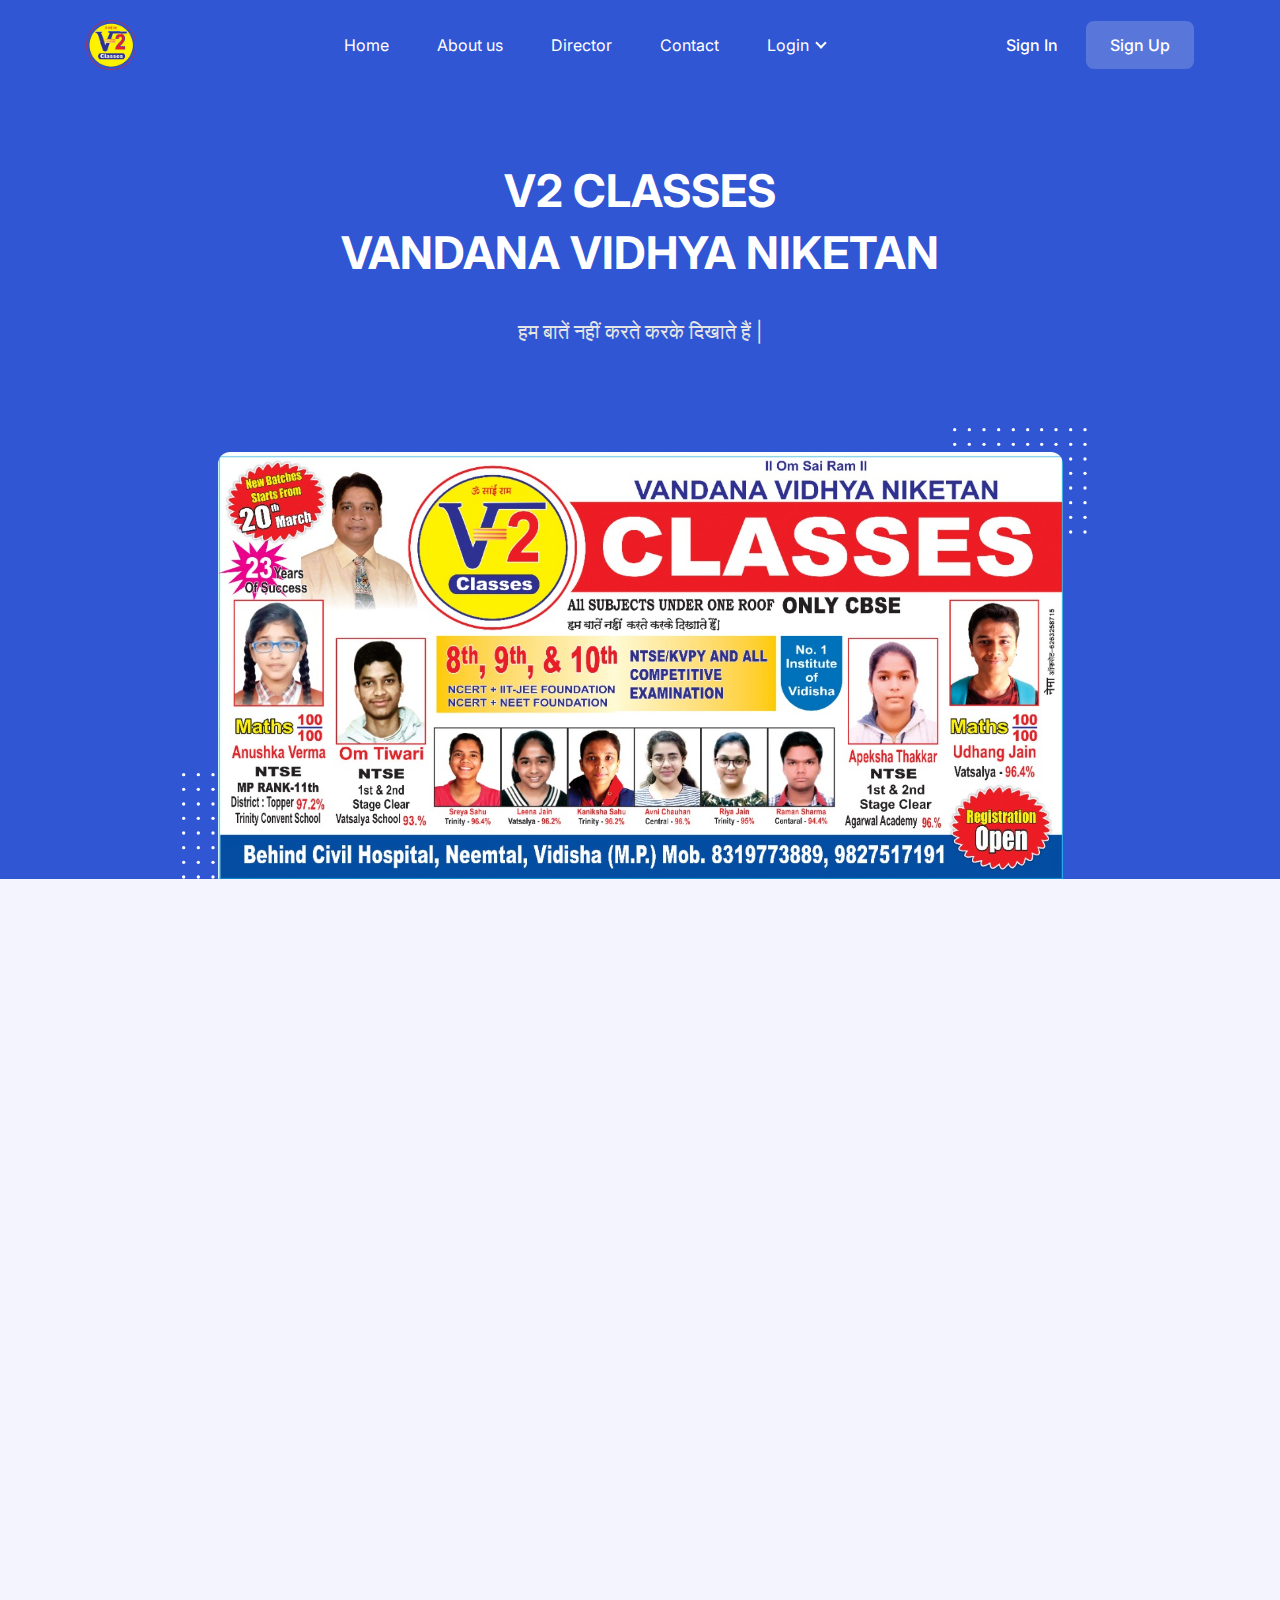
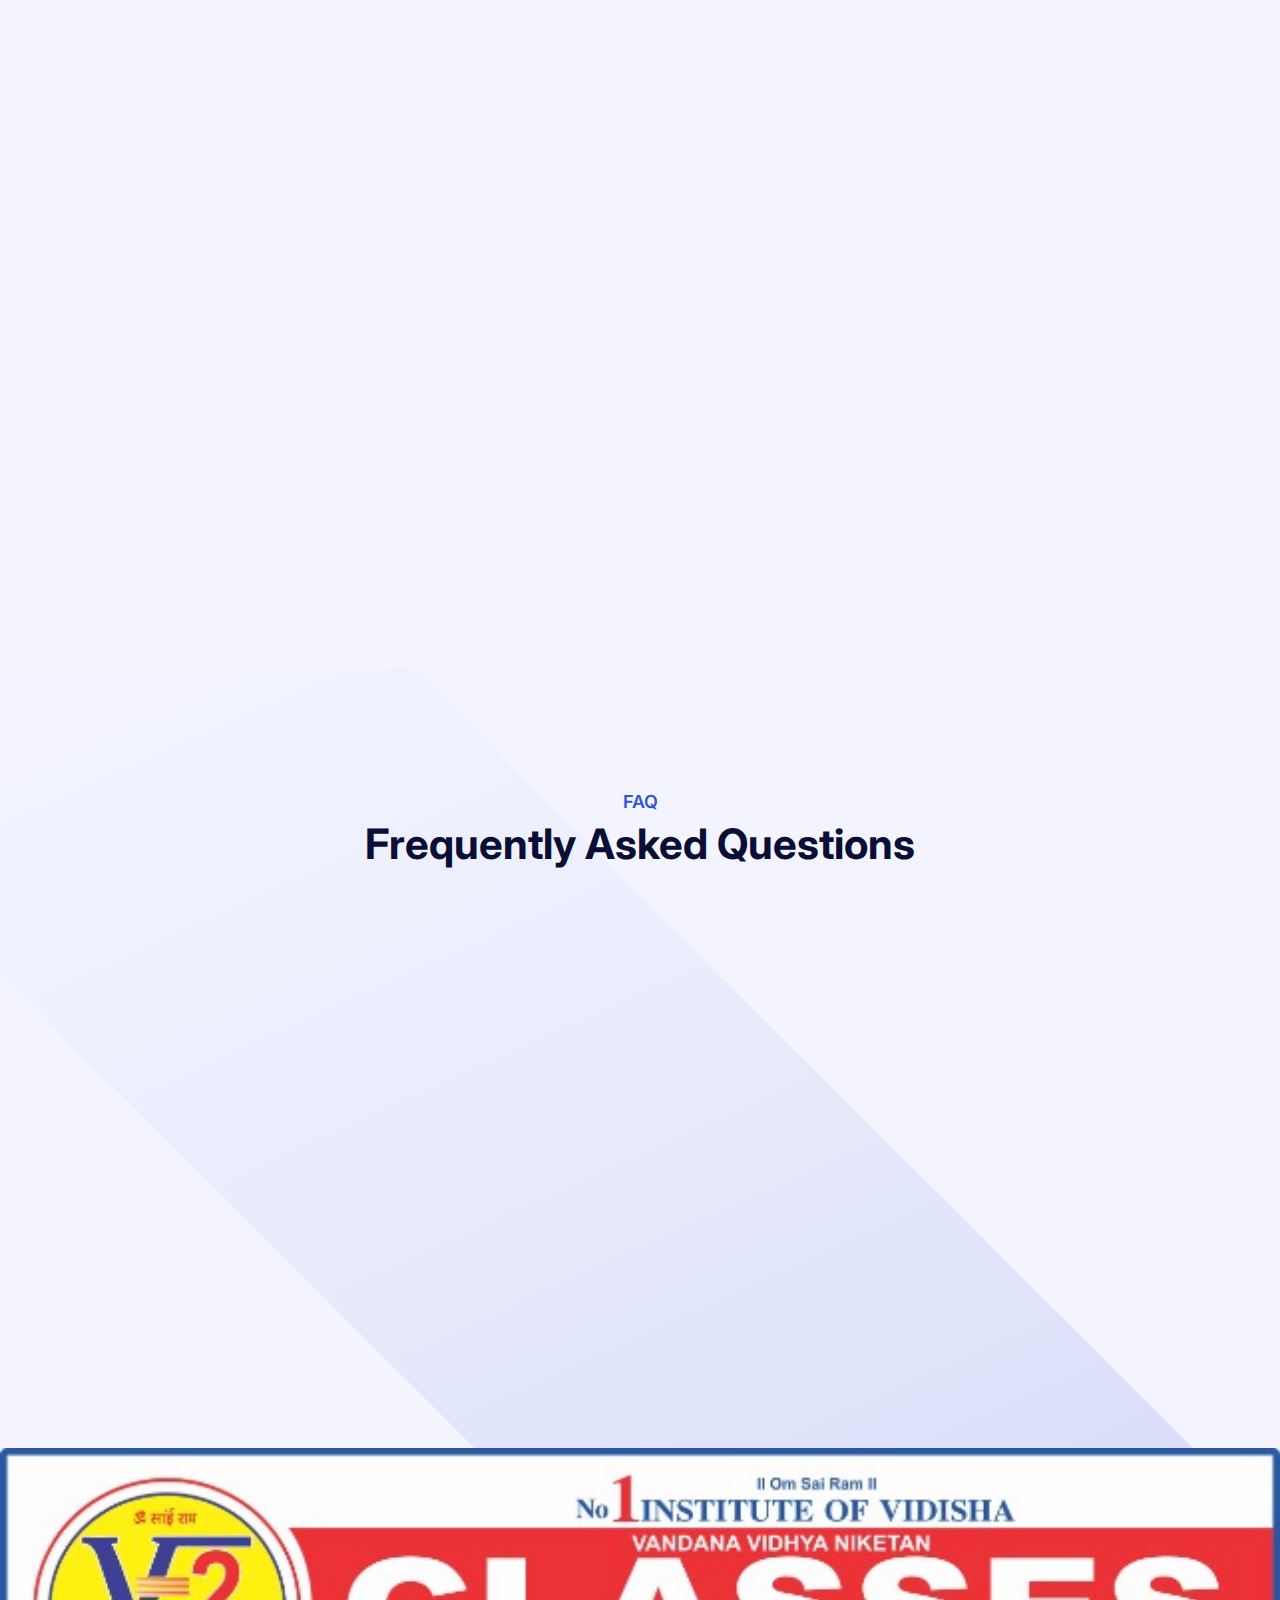
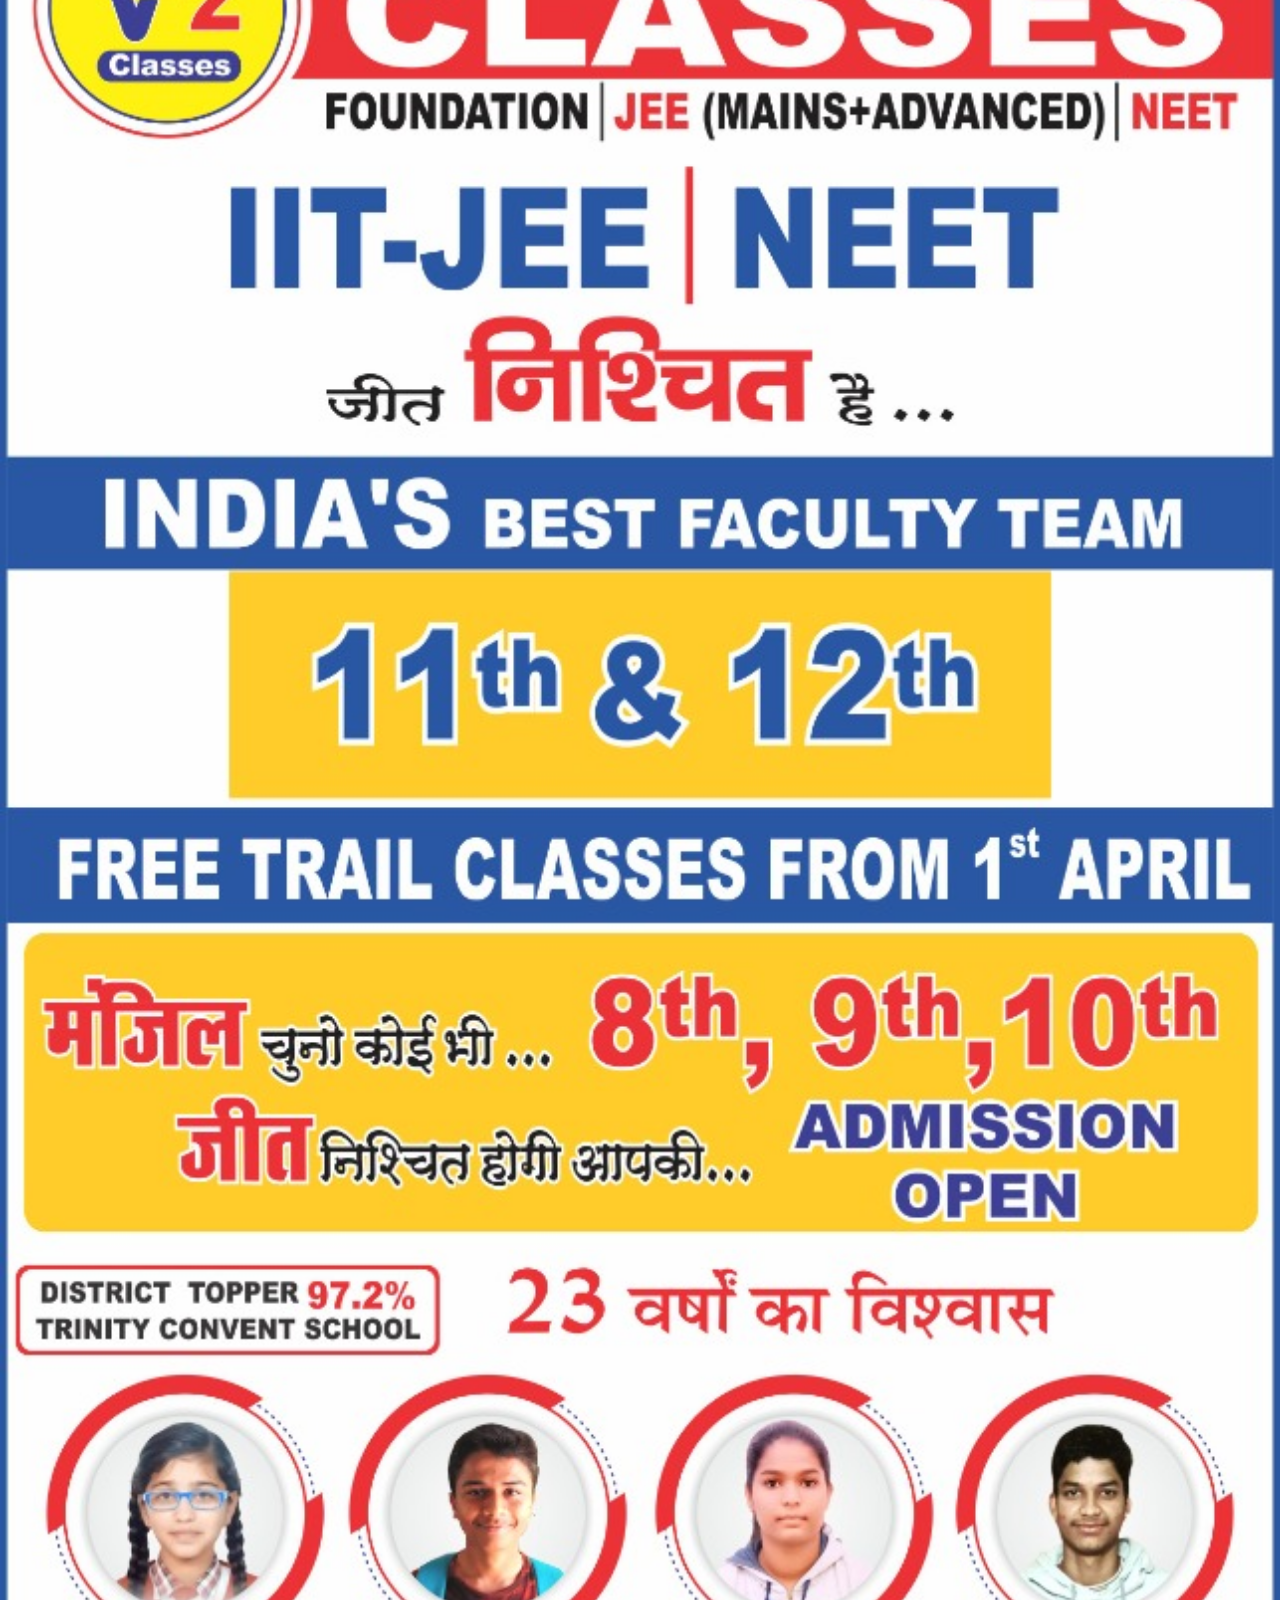
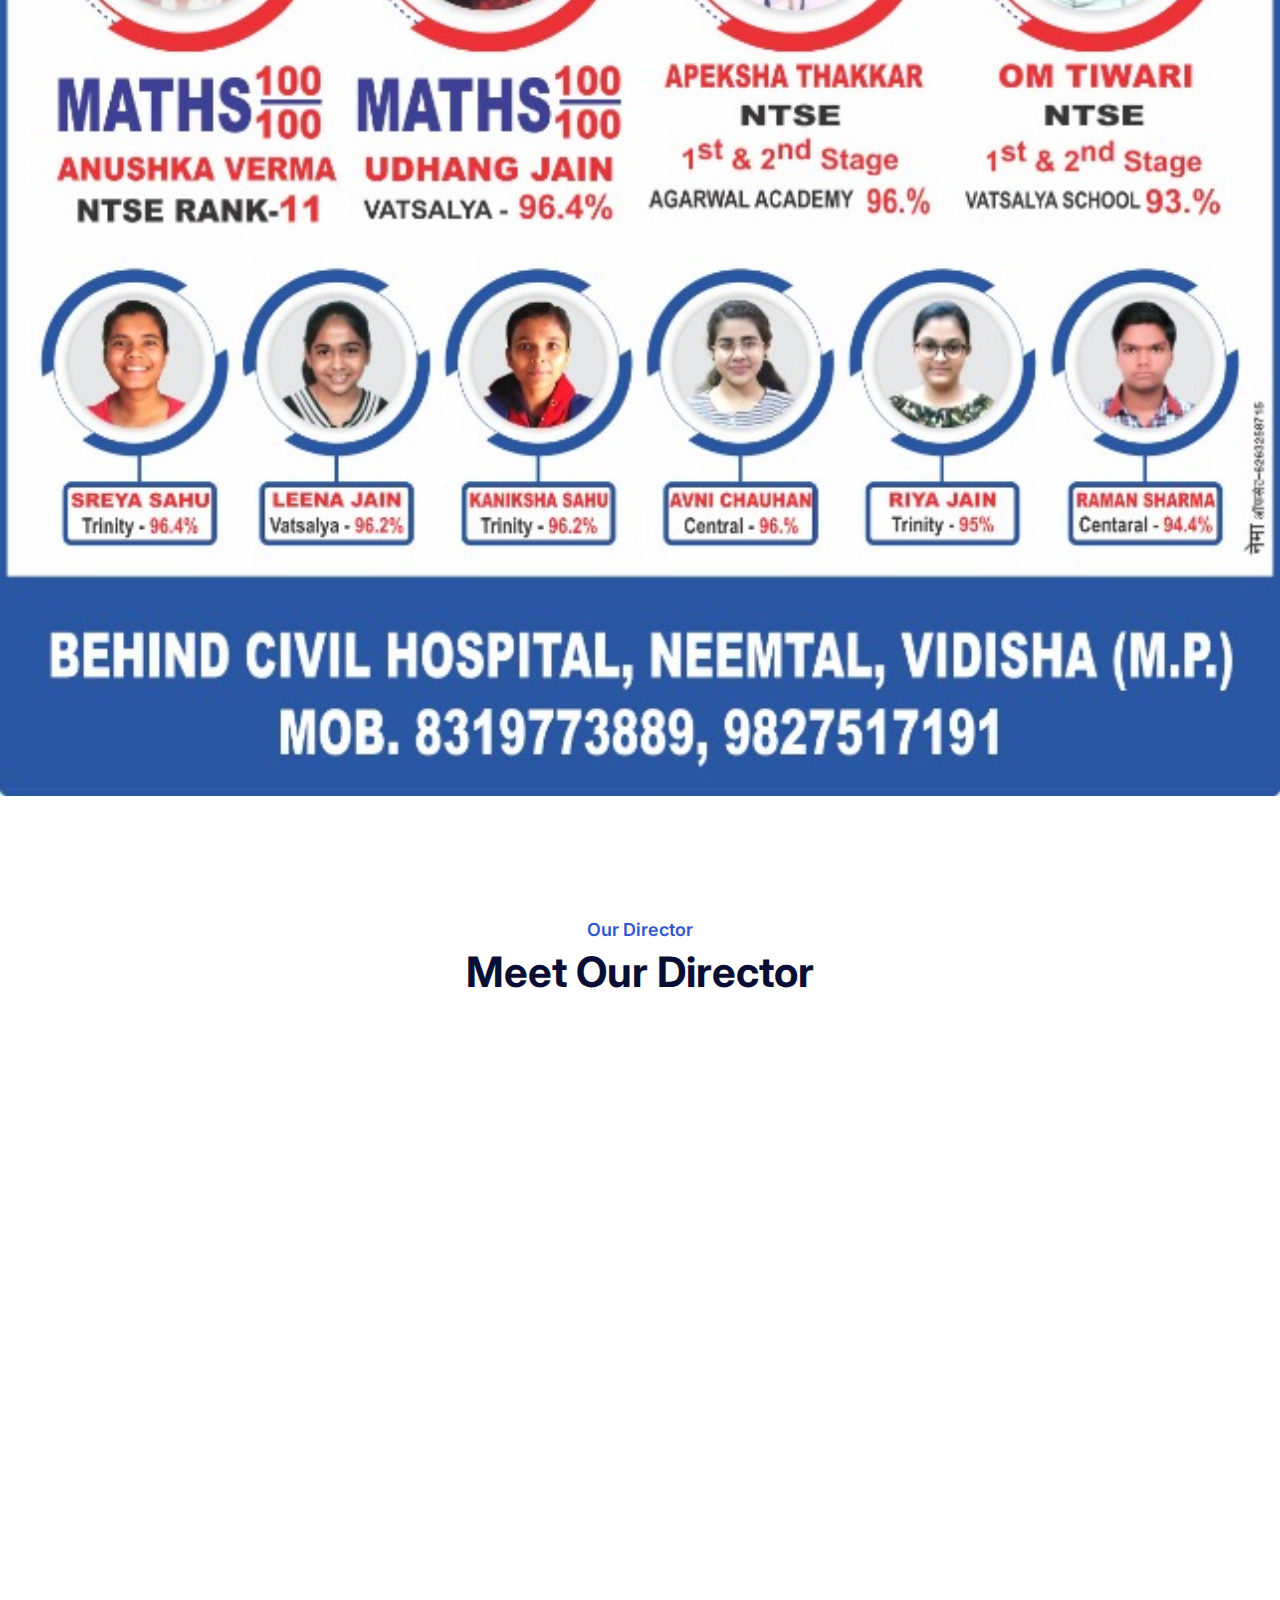
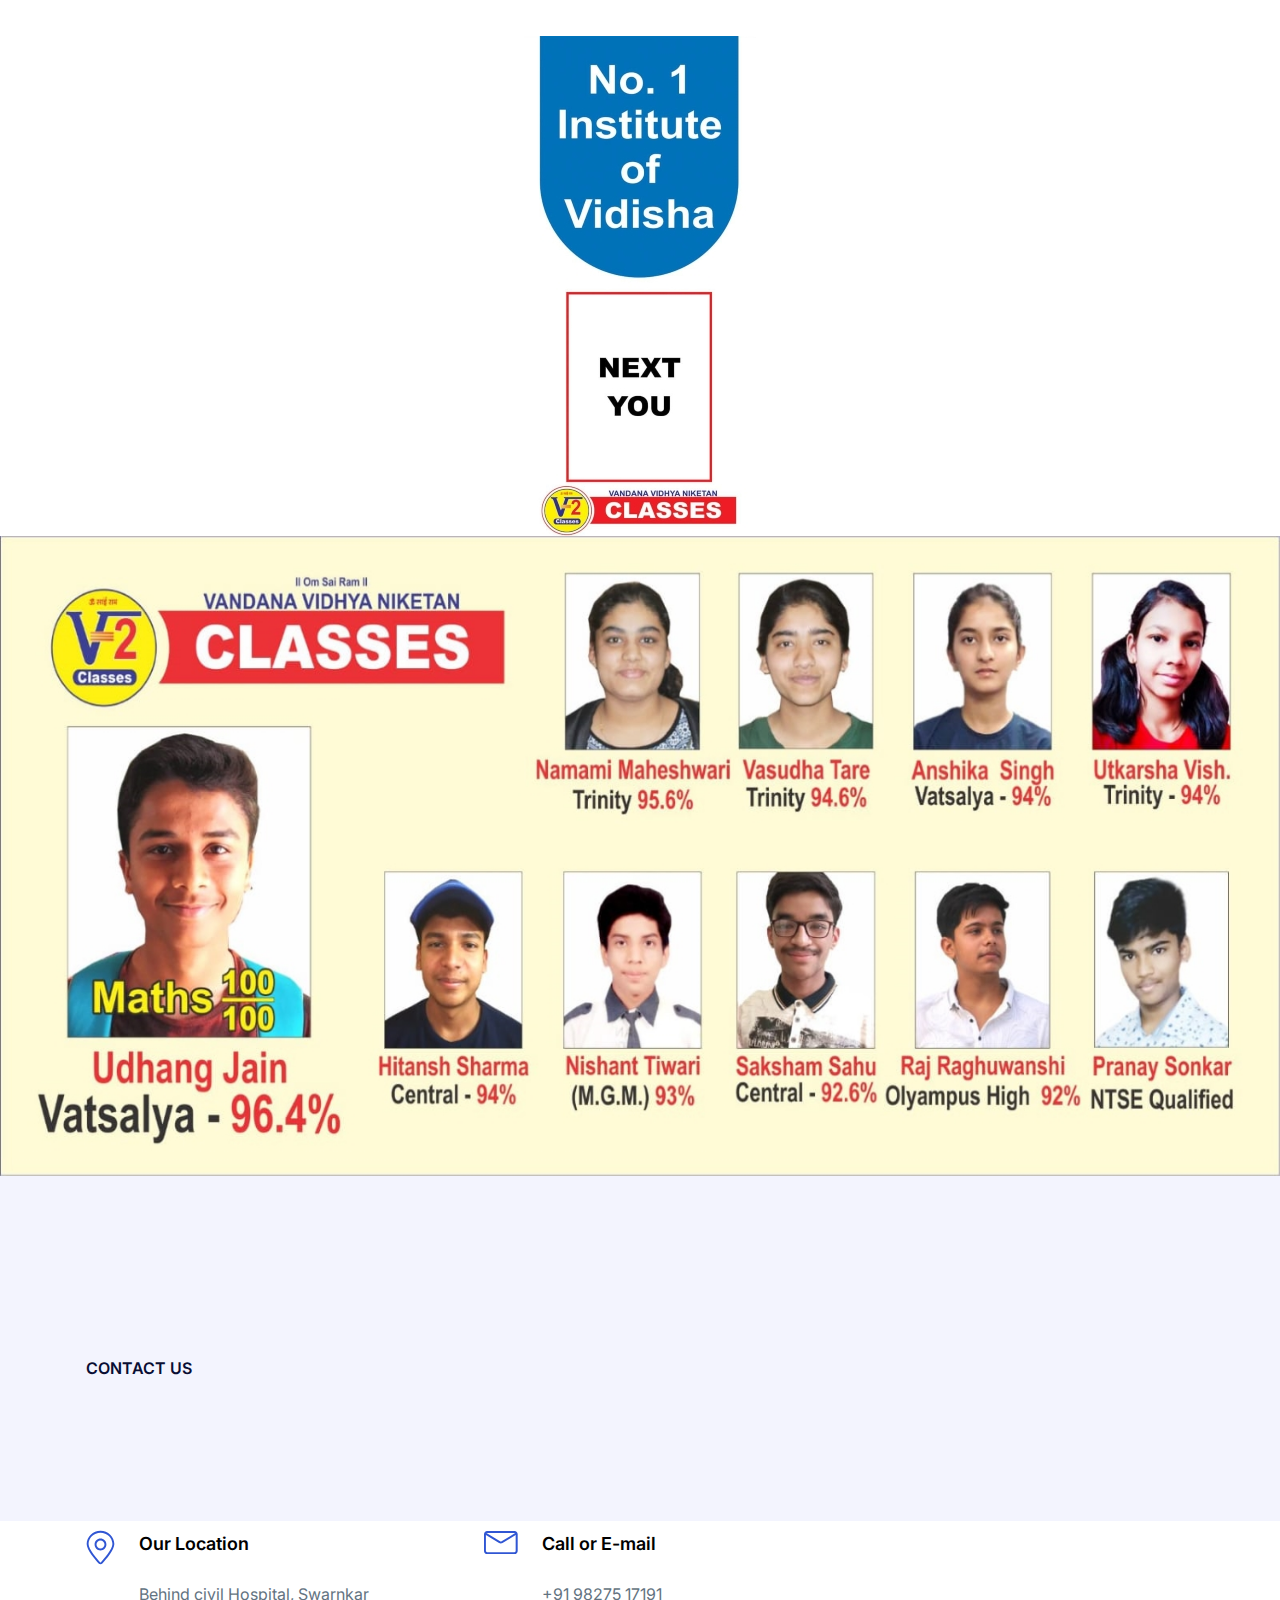
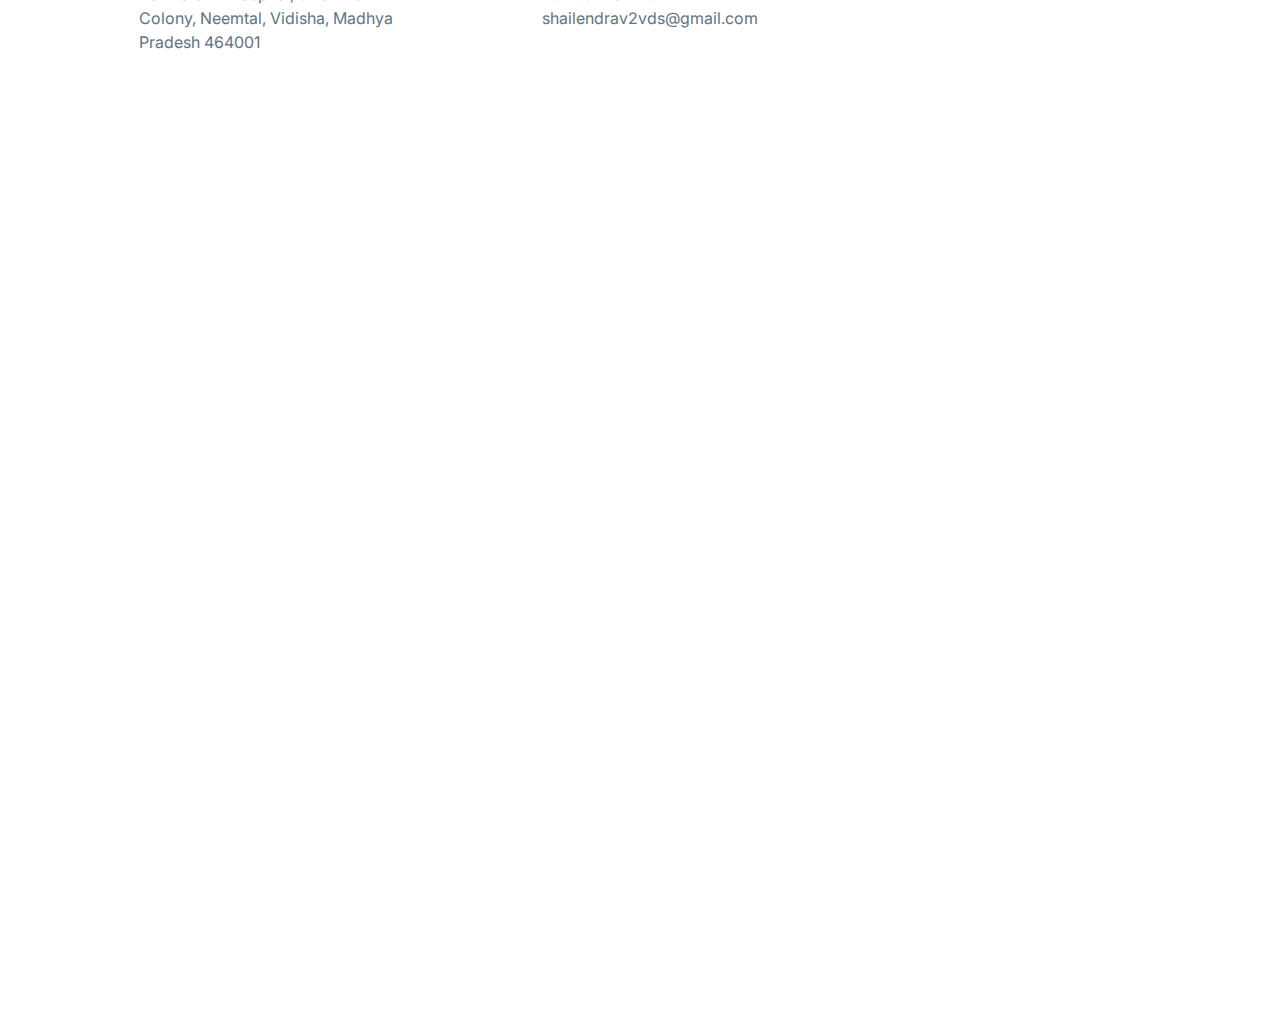
<file: index.html>
<!DOCTYPE html>
<html lang="en" class="scroll-smooth">

<head>
  <meta charset="UTF-8" />
  <meta http-equiv="X-UA-Compatible" content="IE=edge" />
  <meta name="viewport" content="width=device-width, initial-scale=1.0" />
  <title>
    V2 Classes | Home | THE UNIVERSAL DEV
  </title>
  <link rel="shortcut icon" href="favicon.jpeg" type="image/x-icon" />
  <link rel="stylesheet" href="assets/css/animate.css" />
  <link rel="stylesheet" href="assets/css/tailwind.css" />
  <link rel="stylesheet" href="assets/css/loading.css" />
  <!-- ==== WOW JS ==== -->
  <script src="assets/js/wow.min.js"></script>
  <script>
    new WOW().init();
  </script>
</head>
<body>
  <!-- ====== Navbar Section Start -->
  <div class="
        ud-header
        bg-transparent
        absolute
        top-0
        left-0
        z-40
        w-full
        flex
        items-center
      ">
    <div class="container">
      <div class="flex -mx-4 items-center justify-between relative">
        <div class="px-4 w-60 max-w-full">
          <a href="index.html" class="navbar-logo w-full block py-5">
            <img style="width: 50px; height: 50px;" src="photos/logov2.jpeg" alt="logo" class="w-full header-logo" />
          </a>
        </div>
        <div class="flex px-4 justify-between items-center w-full">
          <div>
            <button id="navbarToggler" class="
                  block
                  absolute
                  right-4
                  top-1/2
                  -translate-y-1/2
                  lg:hidden
                  focus:ring-2
                  ring-primary
                  px-3
                  py-[6px]
                  rounded-lg
                ">
              <span class="relative w-[30px] h-[2px] my-[6px] block bg-white"></span>
              <span class="relative w-[30px] h-[2px] my-[6px] block bg-white"></span>
              <span class="relative w-[30px] h-[2px] my-[6px] block bg-white"></span>
            </button>
            <nav id="navbarCollapse" class="
                  absolute
                  py-5
                  lg:py-0 lg:px-4
                  xl:px-6
                  bg-white
                  lg:bg-transparent
                  shadow-lg
                  rounded-lg
                  max-w-[250px]
                  w-full
                  lg:max-w-full lg:w-full
                  right-4
                  top-full
                  hidden
                  lg:block lg:static lg:shadow-none
                ">
              <ul class="blcok lg:flex">
                <li class="relative group">
                  <a href="#home" class="
                        ud-menu-scroll
                        text-base text-dark
                        lg:text-white
                        lg:group-hover:opacity-70
                        lg:group-hover:text-white
                        group-hover:text-primary
                        py-2
                        lg:py-6 lg:inline-flex lg:px-0
                        flex
                        mx-8
                        lg:mr-0
                      ">
                    Home
                  </a>
                </li>
                <li class="relative group">
                  <a href="#about" class="
                        ud-menu-scroll
                        text-base text-dark
                        lg:text-white
                        lg:group-hover:opacity-70
                        lg:group-hover:text-white
                        group-hover:text-primary
                        py-2
                        lg:py-6 lg:inline-flex lg:px-0
                        flex
                        mx-8
                        lg:mr-0 lg:ml-7
                        xl:ml-12
                      ">
                    About us
                  </a>
                </li>
                <li class="relative group">
                  <a href="#team" class="
                        ud-menu-scroll
                        text-base text-dark
                        lg:text-white
                        lg:group-hover:opacity-70
                        lg:group-hover:text-white
                        group-hover:text-primary
                        py-2
                        lg:py-6 lg:inline-flex lg:px-0
                        flex
                        mx-8
                        lg:mr-0 lg:ml-7
                        xl:ml-12
                      ">
                    Director
                  </a>
                </li>
                <li class="relative group">
                  <a href="#contact" class="
                        ud-menu-scroll
                        text-base text-dark
                        lg:text-white
                        lg:group-hover:opacity-70
                        lg:group-hover:text-white
                        group-hover:text-primary
                        py-2
                        lg:py-6 lg:inline-flex lg:px-0
                        flex
                        mx-8
                        lg:mr-0 lg:ml-7
                        xl:ml-12
                      ">
                    Contact
                  </a>
                </li>
                <li class="relative group submenu-item">
                  <a href="javascript:void(0)" class="
                        text-base text-dark
                        lg:text-white
                        lg:group-hover:opacity-70
                        lg:group-hover:text-white
                        group-hover:text-primary
                        py-2
                        lg:py-6 lg:inline-flex lg:pl-0 lg:pr-4
                        flex
                        mx-8
                        lg:mr-0 lg:ml-8
                        xl:ml-12
                        relative
                        after:absolute
                        after:w-2
                        after:h-2
                        after:border-b-2
                        after:border-r-2
                        after:border-current
                        after:rotate-45
                        lg:after:right-0
                        after:right-1
                        after:top-1/2
                        after:-translate-y-1/2
                        after:mt-[-2px]
                      ">
                    Login
                  </a>
                  <div class="
                        submenu
                        hidden
                        relative
                        lg:absolute
                        w-[250px]
                        top-full
                        lg:top-[110%]
                        left-0
                        rounded-sm
                        lg:shadow-lg
                        p-4
                        lg:block lg:opacity-0 lg:invisible
                        group-hover:opacity-100
                        lg:group-hover:visible lg:group-hover:top-full
                        bg-white
                        transition-[top]
                        duration-300
                      ">
                    <a href="signin.html" class="
                    block
                    text-sm text-body-color
                    rounded
                    hover:text-primary
                    py-[10px]
                    px-4
                    ">
                      Sign In
                    </a>
                    <a href="signup.html" class="
                        block
                        text-sm text-body-color
                        rounded
                        hover:text-primary
                        py-[10px]
                        px-4
                      ">
                      Sign Up
                    </a>
                  </div>
                </li>
              </ul>
            </nav>
          </div>
          <div class="sm:flex justify-end hidden pr-16 lg:pr-0">
            <a href="signin.html" class="
                  text-base
                  font-medium
                  text-white
                  hover:opacity-70
                  py-3
                  px-7
                  loginBtn
                ">
              Sign In
            </a>
            <a href="signup.html" class="
                  text-base
                  font-medium
                  text-white
                  bg-white bg-opacity-20
                  rounded-lg
                  py-3
                  px-6
                  hover:bg-opacity-100 hover:text-dark
                  signUpBtn
                  duration-300
                  ease-in-out
                ">
              Sign Up
            </a>
          </div>
        </div>
      </div>
    </div>
  </div>
  <!-- ====== Navbar Section End -->
  <!-- ====== Hero Section Start -->
  <div id="home" class="relative pt-[120px] md:pt-[130px] lg:pt-[160px] bg-primary">
    <div class="container">
      <div class="flex flex-wrap items-center -mx-4">
        <div class="w-full px-4">
          <div class="
                hero-content
                text-center
                max-w-[780px]
                mx-auto
                wow
                fadeInUp
              " data-wow-delay=".2s">
            <h1 class="
                  text-white
                  font-bold
                  text-3xl
                  sm:text-4xl
                  md:text-[45px]
                  leading-snug
                  sm:leading-snug
                  md:leading-snug
                  mb-8
                ">
              V2 CLASSES<br>
              VANDANA VIDHYA NIKETAN
            </h1>
            <p class="
                  text-base
                  sm:text-lg sm:leading-relaxed
                  md:text-xl md:leading-relaxed
                  mx-auto
                  mb-10
                  text-[#e4e4e4]
                  max-w-[600px]
                ">
              हम बातें नहीं करते करके दिखाते हैं |
            </p>
          </div>
        </div>
        <div class="w-full px-4">
          <div class="mx-auto max-w-[845px] relative z-10 wow fadeInUp" data-wow-delay=".25s">
            <div class="mt-16">
              <img width="100%" src="photos/new achive.jpeg" alt="hero"
                class="max-w-full mx-auto rounded-t-xl rounded-tr-xl" />
            </div>
            <div class="absolute z-[-1] bottom-0 -left-9">
              <svg width="134" height="106" viewBox="0 0 134 106" fill="none" xmlns="http://www.w3.org/2000/svg">
                <circle cx="1.66667" cy="104" r="1.66667" transform="rotate(-90 1.66667 104)" fill="white" />
                <circle cx="16.3333" cy="104" r="1.66667" transform="rotate(-90 16.3333 104)" fill="white" />
                <circle cx="31" cy="104" r="1.66667" transform="rotate(-90 31 104)" fill="white" />
                <circle cx="45.6667" cy="104" r="1.66667" transform="rotate(-90 45.6667 104)" fill="white" />
                <circle cx="60.3333" cy="104" r="1.66667" transform="rotate(-90 60.3333 104)" fill="white" />
                <circle cx="88.6667" cy="104" r="1.66667" transform="rotate(-90 88.6667 104)" fill="white" />
                <circle cx="117.667" cy="104" r="1.66667" transform="rotate(-90 117.667 104)" fill="white" />
                <circle cx="74.6667" cy="104" r="1.66667" transform="rotate(-90 74.6667 104)" fill="white" />
                <circle cx="103" cy="104" r="1.66667" transform="rotate(-90 103 104)" fill="white" />
                <circle cx="132" cy="104" r="1.66667" transform="rotate(-90 132 104)" fill="white" />
                <circle cx="1.66667" cy="89.3333" r="1.66667" transform="rotate(-90 1.66667 89.3333)" fill="white" />
                <circle cx="16.3333" cy="89.3333" r="1.66667" transform="rotate(-90 16.3333 89.3333)" fill="white" />
                <circle cx="31" cy="89.3333" r="1.66667" transform="rotate(-90 31 89.3333)" fill="white" />
                <circle cx="45.6667" cy="89.3333" r="1.66667" transform="rotate(-90 45.6667 89.3333)" fill="white" />
                <circle cx="60.3333" cy="89.3338" r="1.66667" transform="rotate(-90 60.3333 89.3338)" fill="white" />
                <circle cx="88.6667" cy="89.3338" r="1.66667" transform="rotate(-90 88.6667 89.3338)" fill="white" />
                <circle cx="117.667" cy="89.3338" r="1.66667" transform="rotate(-90 117.667 89.3338)" fill="white" />
                <circle cx="74.6667" cy="89.3338" r="1.66667" transform="rotate(-90 74.6667 89.3338)" fill="white" />
                <circle cx="103" cy="89.3338" r="1.66667" transform="rotate(-90 103 89.3338)" fill="white" />
                <circle cx="132" cy="89.3338" r="1.66667" transform="rotate(-90 132 89.3338)" fill="white" />
                <circle cx="1.66667" cy="74.6673" r="1.66667" transform="rotate(-90 1.66667 74.6673)" fill="white" />
                <circle cx="1.66667" cy="31.0003" r="1.66667" transform="rotate(-90 1.66667 31.0003)" fill="white" />
                <circle cx="16.3333" cy="74.6668" r="1.66667" transform="rotate(-90 16.3333 74.6668)" fill="white" />
                <circle cx="16.3333" cy="31.0003" r="1.66667" transform="rotate(-90 16.3333 31.0003)" fill="white" />
                <circle cx="31" cy="74.6668" r="1.66667" transform="rotate(-90 31 74.6668)" fill="white" />
                <circle cx="31" cy="31.0003" r="1.66667" transform="rotate(-90 31 31.0003)" fill="white" />
                <circle cx="45.6667" cy="74.6668" r="1.66667" transform="rotate(-90 45.6667 74.6668)" fill="white" />
                <circle cx="45.6667" cy="31.0003" r="1.66667" transform="rotate(-90 45.6667 31.0003)" fill="white" />
                <circle cx="60.3333" cy="74.6668" r="1.66667" transform="rotate(-90 60.3333 74.6668)" fill="white" />
                <circle cx="60.3333" cy="31.0001" r="1.66667" transform="rotate(-90 60.3333 31.0001)" fill="white" />
                <circle cx="88.6667" cy="74.6668" r="1.66667" transform="rotate(-90 88.6667 74.6668)" fill="white" />
                <circle cx="88.6667" cy="31.0001" r="1.66667" transform="rotate(-90 88.6667 31.0001)" fill="white" />
                <circle cx="117.667" cy="74.6668" r="1.66667" transform="rotate(-90 117.667 74.6668)" fill="white" />
                <circle cx="117.667" cy="31.0001" r="1.66667" transform="rotate(-90 117.667 31.0001)" fill="white" />
                <circle cx="74.6667" cy="74.6668" r="1.66667" transform="rotate(-90 74.6667 74.6668)" fill="white" />
                <circle cx="74.6667" cy="31.0001" r="1.66667" transform="rotate(-90 74.6667 31.0001)" fill="white" />
                <circle cx="103" cy="74.6668" r="1.66667" transform="rotate(-90 103 74.6668)" fill="white" />
                <circle cx="103" cy="31.0001" r="1.66667" transform="rotate(-90 103 31.0001)" fill="white" />
                <circle cx="132" cy="74.6668" r="1.66667" transform="rotate(-90 132 74.6668)" fill="white" />
                <circle cx="132" cy="31.0001" r="1.66667" transform="rotate(-90 132 31.0001)" fill="white" />
                <circle cx="1.66667" cy="60.0003" r="1.66667" transform="rotate(-90 1.66667 60.0003)" fill="white" />
                <circle cx="1.66667" cy="16.3336" r="1.66667" transform="rotate(-90 1.66667 16.3336)" fill="white" />
                <circle cx="16.3333" cy="60.0003" r="1.66667" transform="rotate(-90 16.3333 60.0003)" fill="white" />
                <circle cx="16.3333" cy="16.3336" r="1.66667" transform="rotate(-90 16.3333 16.3336)" fill="white" />
                <circle cx="31" cy="60.0003" r="1.66667" transform="rotate(-90 31 60.0003)" fill="white" />
                <circle cx="31" cy="16.3336" r="1.66667" transform="rotate(-90 31 16.3336)" fill="white" />
                <circle cx="45.6667" cy="60.0003" r="1.66667" transform="rotate(-90 45.6667 60.0003)" fill="white" />
                <circle cx="45.6667" cy="16.3336" r="1.66667" transform="rotate(-90 45.6667 16.3336)" fill="white" />
                <circle cx="60.3333" cy="60.0003" r="1.66667" transform="rotate(-90 60.3333 60.0003)" fill="white" />
                <circle cx="60.3333" cy="16.3336" r="1.66667" transform="rotate(-90 60.3333 16.3336)" fill="white" />
                <circle cx="88.6667" cy="60.0003" r="1.66667" transform="rotate(-90 88.6667 60.0003)" fill="white" />
                <circle cx="88.6667" cy="16.3336" r="1.66667" transform="rotate(-90 88.6667 16.3336)" fill="white" />
                <circle cx="117.667" cy="60.0003" r="1.66667" transform="rotate(-90 117.667 60.0003)" fill="white" />
                <circle cx="117.667" cy="16.3336" r="1.66667" transform="rotate(-90 117.667 16.3336)" fill="white" />
                <circle cx="74.6667" cy="60.0003" r="1.66667" transform="rotate(-90 74.6667 60.0003)" fill="white" />
                <circle cx="74.6667" cy="16.3336" r="1.66667" transform="rotate(-90 74.6667 16.3336)" fill="white" />
                <circle cx="103" cy="60.0003" r="1.66667" transform="rotate(-90 103 60.0003)" fill="white" />
                <circle cx="103" cy="16.3336" r="1.66667" transform="rotate(-90 103 16.3336)" fill="white" />
                <circle cx="132" cy="60.0003" r="1.66667" transform="rotate(-90 132 60.0003)" fill="white" />
                <circle cx="132" cy="16.3336" r="1.66667" transform="rotate(-90 132 16.3336)" fill="white" />
                <circle cx="1.66667" cy="45.3336" r="1.66667" transform="rotate(-90 1.66667 45.3336)" fill="white" />
                <circle cx="1.66667" cy="1.66683" r="1.66667" transform="rotate(-90 1.66667 1.66683)" fill="white" />
                <circle cx="16.3333" cy="45.3336" r="1.66667" transform="rotate(-90 16.3333 45.3336)" fill="white" />
                <circle cx="16.3333" cy="1.66683" r="1.66667" transform="rotate(-90 16.3333 1.66683)" fill="white" />
                <circle cx="31" cy="45.3336" r="1.66667" transform="rotate(-90 31 45.3336)" fill="white" />
                <circle cx="31" cy="1.66683" r="1.66667" transform="rotate(-90 31 1.66683)" fill="white" />
                <circle cx="45.6667" cy="45.3336" r="1.66667" transform="rotate(-90 45.6667 45.3336)" fill="white" />
                <circle cx="45.6667" cy="1.66683" r="1.66667" transform="rotate(-90 45.6667 1.66683)" fill="white" />
                <circle cx="60.3333" cy="45.3338" r="1.66667" transform="rotate(-90 60.3333 45.3338)" fill="white" />
                <circle cx="60.3333" cy="1.66707" r="1.66667" transform="rotate(-90 60.3333 1.66707)" fill="white" />
                <circle cx="88.6667" cy="45.3338" r="1.66667" transform="rotate(-90 88.6667 45.3338)" fill="white" />
                <circle cx="88.6667" cy="1.66707" r="1.66667" transform="rotate(-90 88.6667 1.66707)" fill="white" />
                <circle cx="117.667" cy="45.3338" r="1.66667" transform="rotate(-90 117.667 45.3338)" fill="white" />
                <circle cx="117.667" cy="1.66707" r="1.66667" transform="rotate(-90 117.667 1.66707)" fill="white" />
                <circle cx="74.6667" cy="45.3338" r="1.66667" transform="rotate(-90 74.6667 45.3338)" fill="white" />
                <circle cx="74.6667" cy="1.66707" r="1.66667" transform="rotate(-90 74.6667 1.66707)" fill="white" />
                <circle cx="103" cy="45.3338" r="1.66667" transform="rotate(-90 103 45.3338)" fill="white" />
                <circle cx="103" cy="1.66707" r="1.66667" transform="rotate(-90 103 1.66707)" fill="white" />
                <circle cx="132" cy="45.3338" r="1.66667" transform="rotate(-90 132 45.3338)" fill="white" />
                <circle cx="132" cy="1.66707" r="1.66667" transform="rotate(-90 132 1.66707)" fill="white" />
              </svg>
            </div>
            <div class="absolute z-[-1] -top-6 -right-6">
              <svg width="134" height="106" viewBox="0 0 134 106" fill="none" xmlns="http://www.w3.org/2000/svg">
                <circle cx="1.66667" cy="104" r="1.66667" transform="rotate(-90 1.66667 104)" fill="white" />
                <circle cx="16.3333" cy="104" r="1.66667" transform="rotate(-90 16.3333 104)" fill="white" />
                <circle cx="31" cy="104" r="1.66667" transform="rotate(-90 31 104)" fill="white" />
                <circle cx="45.6667" cy="104" r="1.66667" transform="rotate(-90 45.6667 104)" fill="white" />
                <circle cx="60.3333" cy="104" r="1.66667" transform="rotate(-90 60.3333 104)" fill="white" />
                <circle cx="88.6667" cy="104" r="1.66667" transform="rotate(-90 88.6667 104)" fill="white" />
                <circle cx="117.667" cy="104" r="1.66667" transform="rotate(-90 117.667 104)" fill="white" />
                <circle cx="74.6667" cy="104" r="1.66667" transform="rotate(-90 74.6667 104)" fill="white" />
                <circle cx="103" cy="104" r="1.66667" transform="rotate(-90 103 104)" fill="white" />
                <circle cx="132" cy="104" r="1.66667" transform="rotate(-90 132 104)" fill="white" />
                <circle cx="1.66667" cy="89.3333" r="1.66667" transform="rotate(-90 1.66667 89.3333)" fill="white" />
                <circle cx="16.3333" cy="89.3333" r="1.66667" transform="rotate(-90 16.3333 89.3333)" fill="white" />
                <circle cx="31" cy="89.3333" r="1.66667" transform="rotate(-90 31 89.3333)" fill="white" />
                <circle cx="45.6667" cy="89.3333" r="1.66667" transform="rotate(-90 45.6667 89.3333)" fill="white" />
                <circle cx="60.3333" cy="89.3338" r="1.66667" transform="rotate(-90 60.3333 89.3338)" fill="white" />
                <circle cx="88.6667" cy="89.3338" r="1.66667" transform="rotate(-90 88.6667 89.3338)" fill="white" />
                <circle cx="117.667" cy="89.3338" r="1.66667" transform="rotate(-90 117.667 89.3338)" fill="white" />
                <circle cx="74.6667" cy="89.3338" r="1.66667" transform="rotate(-90 74.6667 89.3338)" fill="white" />
                <circle cx="103" cy="89.3338" r="1.66667" transform="rotate(-90 103 89.3338)" fill="white" />
                <circle cx="132" cy="89.3338" r="1.66667" transform="rotate(-90 132 89.3338)" fill="white" />
                <circle cx="1.66667" cy="74.6673" r="1.66667" transform="rotate(-90 1.66667 74.6673)" fill="white" />
                <circle cx="1.66667" cy="31.0003" r="1.66667" transform="rotate(-90 1.66667 31.0003)" fill="white" />
                <circle cx="16.3333" cy="74.6668" r="1.66667" transform="rotate(-90 16.3333 74.6668)" fill="white" />
                <circle cx="16.3333" cy="31.0003" r="1.66667" transform="rotate(-90 16.3333 31.0003)" fill="white" />
                <circle cx="31" cy="74.6668" r="1.66667" transform="rotate(-90 31 74.6668)" fill="white" />
                <circle cx="31" cy="31.0003" r="1.66667" transform="rotate(-90 31 31.0003)" fill="white" />
                <circle cx="45.6667" cy="74.6668" r="1.66667" transform="rotate(-90 45.6667 74.6668)" fill="white" />
                <circle cx="45.6667" cy="31.0003" r="1.66667" transform="rotate(-90 45.6667 31.0003)" fill="white" />
                <circle cx="60.3333" cy="74.6668" r="1.66667" transform="rotate(-90 60.3333 74.6668)" fill="white" />
                <circle cx="60.3333" cy="31.0001" r="1.66667" transform="rotate(-90 60.3333 31.0001)" fill="white" />
                <circle cx="88.6667" cy="74.6668" r="1.66667" transform="rotate(-90 88.6667 74.6668)" fill="white" />
                <circle cx="88.6667" cy="31.0001" r="1.66667" transform="rotate(-90 88.6667 31.0001)" fill="white" />
                <circle cx="117.667" cy="74.6668" r="1.66667" transform="rotate(-90 117.667 74.6668)" fill="white" />
                <circle cx="117.667" cy="31.0001" r="1.66667" transform="rotate(-90 117.667 31.0001)" fill="white" />
                <circle cx="74.6667" cy="74.6668" r="1.66667" transform="rotate(-90 74.6667 74.6668)" fill="white" />
                <circle cx="74.6667" cy="31.0001" r="1.66667" transform="rotate(-90 74.6667 31.0001)" fill="white" />
                <circle cx="103" cy="74.6668" r="1.66667" transform="rotate(-90 103 74.6668)" fill="white" />
                <circle cx="103" cy="31.0001" r="1.66667" transform="rotate(-90 103 31.0001)" fill="white" />
                <circle cx="132" cy="74.6668" r="1.66667" transform="rotate(-90 132 74.6668)" fill="white" />
                <circle cx="132" cy="31.0001" r="1.66667" transform="rotate(-90 132 31.0001)" fill="white" />
                <circle cx="1.66667" cy="60.0003" r="1.66667" transform="rotate(-90 1.66667 60.0003)" fill="white" />
                <circle cx="1.66667" cy="16.3336" r="1.66667" transform="rotate(-90 1.66667 16.3336)" fill="white" />
                <circle cx="16.3333" cy="60.0003" r="1.66667" transform="rotate(-90 16.3333 60.0003)" fill="white" />
                <circle cx="16.3333" cy="16.3336" r="1.66667" transform="rotate(-90 16.3333 16.3336)" fill="white" />
                <circle cx="31" cy="60.0003" r="1.66667" transform="rotate(-90 31 60.0003)" fill="white" />
                <circle cx="31" cy="16.3336" r="1.66667" transform="rotate(-90 31 16.3336)" fill="white" />
                <circle cx="45.6667" cy="60.0003" r="1.66667" transform="rotate(-90 45.6667 60.0003)" fill="white" />
                <circle cx="45.6667" cy="16.3336" r="1.66667" transform="rotate(-90 45.6667 16.3336)" fill="white" />
                <circle cx="60.3333" cy="60.0003" r="1.66667" transform="rotate(-90 60.3333 60.0003)" fill="white" />
                <circle cx="60.3333" cy="16.3336" r="1.66667" transform="rotate(-90 60.3333 16.3336)" fill="white" />
                <circle cx="88.6667" cy="60.0003" r="1.66667" transform="rotate(-90 88.6667 60.0003)" fill="white" />
                <circle cx="88.6667" cy="16.3336" r="1.66667" transform="rotate(-90 88.6667 16.3336)" fill="white" />
                <circle cx="117.667" cy="60.0003" r="1.66667" transform="rotate(-90 117.667 60.0003)" fill="white" />
                <circle cx="117.667" cy="16.3336" r="1.66667" transform="rotate(-90 117.667 16.3336)" fill="white" />
                <circle cx="74.6667" cy="60.0003" r="1.66667" transform="rotate(-90 74.6667 60.0003)" fill="white" />
                <circle cx="74.6667" cy="16.3336" r="1.66667" transform="rotate(-90 74.6667 16.3336)" fill="white" />
                <circle cx="103" cy="60.0003" r="1.66667" transform="rotate(-90 103 60.0003)" fill="white" />
                <circle cx="103" cy="16.3336" r="1.66667" transform="rotate(-90 103 16.3336)" fill="white" />
                <circle cx="132" cy="60.0003" r="1.66667" transform="rotate(-90 132 60.0003)" fill="white" />
                <circle cx="132" cy="16.3336" r="1.66667" transform="rotate(-90 132 16.3336)" fill="white" />
                <circle cx="1.66667" cy="45.3336" r="1.66667" transform="rotate(-90 1.66667 45.3336)" fill="white" />
                <circle cx="1.66667" cy="1.66683" r="1.66667" transform="rotate(-90 1.66667 1.66683)" fill="white" />
                <circle cx="16.3333" cy="45.3336" r="1.66667" transform="rotate(-90 16.3333 45.3336)" fill="white" />
                <circle cx="16.3333" cy="1.66683" r="1.66667" transform="rotate(-90 16.3333 1.66683)" fill="white" />
                <circle cx="31" cy="45.3336" r="1.66667" transform="rotate(-90 31 45.3336)" fill="white" />
                <circle cx="31" cy="1.66683" r="1.66667" transform="rotate(-90 31 1.66683)" fill="white" />
                <circle cx="45.6667" cy="45.3336" r="1.66667" transform="rotate(-90 45.6667 45.3336)" fill="white" />
                <circle cx="45.6667" cy="1.66683" r="1.66667" transform="rotate(-90 45.6667 1.66683)" fill="white" />
                <circle cx="60.3333" cy="45.3338" r="1.66667" transform="rotate(-90 60.3333 45.3338)" fill="white" />
                <circle cx="60.3333" cy="1.66707" r="1.66667" transform="rotate(-90 60.3333 1.66707)" fill="white" />
                <circle cx="88.6667" cy="45.3338" r="1.66667" transform="rotate(-90 88.6667 45.3338)" fill="white" />
                <circle cx="88.6667" cy="1.66707" r="1.66667" transform="rotate(-90 88.6667 1.66707)" fill="white" />
                <circle cx="117.667" cy="45.3338" r="1.66667" transform="rotate(-90 117.667 45.3338)" fill="white" />
                <circle cx="117.667" cy="1.66707" r="1.66667" transform="rotate(-90 117.667 1.66707)" fill="white" />
                <circle cx="74.6667" cy="45.3338" r="1.66667" transform="rotate(-90 74.6667 45.3338)" fill="white" />
                <circle cx="74.6667" cy="1.66707" r="1.66667" transform="rotate(-90 74.6667 1.66707)" fill="white" />
                <circle cx="103" cy="45.3338" r="1.66667" transform="rotate(-90 103 45.3338)" fill="white" />
                <circle cx="103" cy="1.66707" r="1.66667" transform="rotate(-90 103 1.66707)" fill="white" />
                <circle cx="132" cy="45.3338" r="1.66667" transform="rotate(-90 132 45.3338)" fill="white" />
                <circle cx="132" cy="1.66707" r="1.66667" transform="rotate(-90 132 1.66707)" fill="white" />
              </svg>
            </div>
          </div>
        </div>
      </div>
    </div>
  </div>
  <!-- ====== Hero Section End -->
  <!-- ====== About Section Start -->
  <section id="about" class="pt-20 lg:pt-[120px] pb-20 lg:pb-[120px] bg-[#f3f4fe]">
    <div class="container">
      <div class="bg-white wow fadeInUp" data-wow-delay=".2s">
        <div class="flex flex-wrap -mx-4">
          <div class="w-full px-4">
            <div class="
            lg:flex
            items-center
            justify-between
            border
            overflow-hidden
            ">
              <div class="
            lg:max-w-[565px]
            xl:max-w-[640px]
            w-full
            py-12
            px-7
            sm:px-12
            md:p-16
                    lg:py-9 lg:px-16
                    xl:p-[70px]
                    ">
                <span class="
                    text-sm
                    font-medium
                    text-white
                    py-2
                    px-5
                    bg-primary
                    inline-block
                    mb-5
                    ">
                  About Us
                </span>
                <h2 class="
                      font-bold
                      text-3xl
                      sm:text-4xl
                      2xl:text-[40px]
                      sm:leading-snug
                      text-dark
                      mb-6
                    ">
                  Our Mission.
                </h2>
                <p class="text-base text-body-color mb-9 leading-relaxed">
                  Our mission is to develop our students with active and creative minds, a sense of understanding and
                  compassion for others, and the courage to act on their beliefs.
                  <br>
                  V2 classes seeks to create a challenging learning environment that encourages high expectations for
                  success through development-appropriate instruction that allows for individual differences and
                  learning styles. Our coaching institute promotes a safe, orderly, caring, and supportive environment.
                  Each student’s self-esteem is fostered by positive relationships with students and staff. We strive to
                  have our parents, teachers, and community members actively involved on our students’ learning.
                </p>
                <h2 class="
                font-bold
                text-3xl
                sm:text-4xl
                2xl:text-[40px]
                sm:leading-snug
                text-dark
                mb-6
              ">
                  Our Vision.
                </h2>
                <p class="text-base text-body-color mb-9 leading-relaxed">
                  At V2 Classes we believe that a happy child is a successful one. We are committed
                  to providing a positive, safe and stimulating environment for children to learn, where all are valued.
                  We intend that all children should enjoy their learning, achieve their potential and become
                  independent life-long learners.
                  <br>
                  We believe that education should take place in a fully inclusive environment with equal opportunities
                  for all and that all children should learn to value religious and cultural differences. Our institute
                  strives to be at the centre of the local community with positive and effective links to the wider and
                  global communities.
                </p>
                <a href="javascript:void(0)" class="
                      inline-flex
                      items-center
                      justify-center
                      py-4
                      px-6
                      rounded
                      text-white
                      bg-primary
                      text-base
                      font-medium
                      hover:bg-opacity-90 hover:shadow-lg
                      transition
                      duration-300
                      ease-in-out
                    ">
                  BOARDS | FOUNDATION | NTSE | OLYMPIADS
                </a>
              </div>
              <div class="text-center">
                <div class="relative inline-block z-10">
                  <img src="photos/about.jpeg" alt="image" class="mx-auto lg:ml-auto" />
                </div>
              </div>
            </div>
          </div>
        </div>
      </div>
    </div>
  </section>
  <!-- ====== About Section End -->
  <!-- ====== Faq Section Start -->
  <section class="
        bg-[#f3f4ff]
        pt-20
        lg:pt-[120px]
        pb-12
        lg:pb-[90px]
        relative
        z-20
        overflow-hidden
      ">
    <div class="container">
      <div class="flex flex-wrap -mx-4">
        <div class="w-full px-4">
          <div class="text-center mx-auto mb-[60px] lg:mb-20 max-w-[620px]">
            <span class="font-semibold text-lg text-primary mb-2 block">
              FAQ
            </span>
            <h2 class="
                  font-bold
                  text-3xl
                  sm:text-4xl
                  md:text-[42px]
                  text-dark
                  mb-4
                ">
              Frequently Asked Questions
            </h2>
          </div>
        </div>
      </div>
      <div class="flex flex-wrap -mx-4">
        <div class="w-full lg:w-1/2 px-4">
          <div class="
                single-faq
                w-full
                bg-white
                border border-[#F3F4FE]
                rounded-lg
                p-5
                sm:p-8
                mb-8
                wow
                fadeInUp
              " data-wow-delay=".1s
              ">
            <button class="faq-btn flex items-center w-full text-left">
              <div class="
                    w-full
                    max-w-[40px]
                    h-10
                    flex
                    items-center
                    justify-center
                    rounded-lg
                    bg-primary
                    text-primary
                    bg-opacity-5
                    mr-5
                  ">
                <svg width="17" height="10" viewBox="0 0 17 10" class="fill-current icon">
                  <path
                    d="M7.28687 8.43257L7.28679 8.43265L7.29496 8.43985C7.62576 8.73124 8.02464 8.86001 8.41472 8.86001C8.83092 8.86001 9.22376 8.69083 9.53447 8.41713L9.53454 8.41721L9.54184 8.41052L15.7631 2.70784L15.7691 2.70231L15.7749 2.69659C16.0981 2.38028 16.1985 1.80579 15.7981 1.41393C15.4803 1.1028 14.9167 1.00854 14.5249 1.38489L8.41472 7.00806L2.29995 1.38063L2.29151 1.37286L2.28271 1.36548C1.93092 1.07036 1.38469 1.06804 1.03129 1.41393L1.01755 1.42738L1.00488 1.44184C0.69687 1.79355 0.695778 2.34549 1.0545 2.69659L1.05999 2.70196L1.06565 2.70717L7.28687 8.43257Z"
                    fill="#3056D3" stroke="#3056D3" />
                </svg>
              </div>
              <div class="w-full">
                <h4 class="text-base sm:text-lg font-semibold text-black">
                  Where is V2 classes ?
                </h4>
              </div>
            </button>
            <div class="faq-content pl-[62px] hidden">
              <p class="text-base text-body-color leading-relaxed py-3">
                Behind civil Hospital, Swarnkar Colony, Neemtal, Vidisha, Madhya Pradesh 464001
              </p>
            </div>
          </div>
          <div class="
                single-faq
                w-full
                bg-white
                border border-[#F3F4FE]
                rounded-lg
                p-5
                sm:p-8
                mb-8
                wow
                fadeInUp
              " data-wow-delay=".15s
              ">
            <button class="faq-btn flex items-center w-full text-left">
              <div class="
                    w-full
                    max-w-[40px]
                    h-10
                    flex
                    items-center
                    justify-center
                    rounded-lg
                    bg-primary
                    text-primary
                    bg-opacity-5
                    mr-5
                  ">
                <svg width="17" height="10" viewBox="0 0 17 10" class="fill-current icon">
                  <path
                    d="M7.28687 8.43257L7.28679 8.43265L7.29496 8.43985C7.62576 8.73124 8.02464 8.86001 8.41472 8.86001C8.83092 8.86001 9.22376 8.69083 9.53447 8.41713L9.53454 8.41721L9.54184 8.41052L15.7631 2.70784L15.7691 2.70231L15.7749 2.69659C16.0981 2.38028 16.1985 1.80579 15.7981 1.41393C15.4803 1.1028 14.9167 1.00854 14.5249 1.38489L8.41472 7.00806L2.29995 1.38063L2.29151 1.37286L2.28271 1.36548C1.93092 1.07036 1.38469 1.06804 1.03129 1.41393L1.01755 1.42738L1.00488 1.44184C0.69687 1.79355 0.695778 2.34549 1.0545 2.69659L1.05999 2.70196L1.06565 2.70717L7.28687 8.43257Z"
                    fill="#3056D3" stroke="#3056D3" />
                </svg>
              </div>
              <div class="w-full">
                <h4 class="text-base sm:text-lg font-semibold text-black">
                  Are all subjects ?
                </h4>
              </div>
            </button>
            <div class="faq-content pl-[62px] hidden">
              <p class="text-base text-body-color leading-relaxed py-3">
                Yes
              </p>
            </div>
          </div>
          <div class="
                single-faq
                w-full
                bg-white
                border border-[#F3F4FE]
                rounded-lg
                p-5
                sm:p-8
                mb-8
                wow
                fadeInUp
              " data-wow-delay=".2s
              ">
            <button class="faq-btn flex items-center w-full text-left">
              <div class="
                    w-full
                    max-w-[40px]
                    h-10
                    flex
                    items-center
                    justify-center
                    rounded-lg
                    bg-primary
                    text-primary
                    bg-opacity-5
                    mr-5
                  ">
                <svg width="17" height="10" viewBox="0 0 17 10" class="fill-current icon">
                  <path
                    d="M7.28687 8.43257L7.28679 8.43265L7.29496 8.43985C7.62576 8.73124 8.02464 8.86001 8.41472 8.86001C8.83092 8.86001 9.22376 8.69083 9.53447 8.41713L9.53454 8.41721L9.54184 8.41052L15.7631 2.70784L15.7691 2.70231L15.7749 2.69659C16.0981 2.38028 16.1985 1.80579 15.7981 1.41393C15.4803 1.1028 14.9167 1.00854 14.5249 1.38489L8.41472 7.00806L2.29995 1.38063L2.29151 1.37286L2.28271 1.36548C1.93092 1.07036 1.38469 1.06804 1.03129 1.41393L1.01755 1.42738L1.00488 1.44184C0.69687 1.79355 0.695778 2.34549 1.0545 2.69659L1.05999 2.70196L1.06565 2.70717L7.28687 8.43257Z"
                    fill="#3056D3" stroke="#3056D3" />
                </svg>
              </div>
              <div class="w-full">
                <h4 class="text-base sm:text-lg font-semibold text-black">
                  How much it costs for a year ?
                </h4>
              </div>
            </button>
            <div class="faq-content pl-[62px] hidden">
              <p class="text-base text-body-color leading-relaxed py-3">
                Not fixed
              </p>
            </div>
          </div>
        </div>
      </div>
    </div>
    </div>
    <div class="absolute bottom-0 right-0 z-[-1]">
      <svg width="1440" height="886" viewBox="0 0 1440 886" fill="none" xmlns="http://www.w3.org/2000/svg">
        <path opacity="0.5"
          d="M193.307 -273.321L1480.87 1014.24L1121.85 1373.26C1121.85 1373.26 731.745 983.231 478.513 729.927C225.976 477.317 -165.714 85.6993 -165.714 85.6993L193.307 -273.321Z"
          fill="url(#paint0_linear)" />
        <defs>
          <linearGradient id="paint0_linear" x1="1308.65" y1="1142.58" x2="602.827" y2="-418.681"
            gradientUnits="userSpaceOnUse">
            <stop stop-color="#3056D3" stop-opacity="0.36" />
            <stop offset="1" stop-color="#F5F2FD" stop-opacity="0" />
            <stop offset="1" stop-color="#F5F2FD" stop-opacity="0.096144" />
          </linearGradient>
        </defs>
      </svg>
    </div>
  </section>
  <!-- ====== Faq Section End -->
  <div style="margin: auto;">
    <img style="margin: auto;width: 100%;" src="photos/11th12 iitjee.jpeg" alt="">
  </div>
  <!-- ====== Team Section Start -->
  <section id="team" class="pt-20 lg:pt-[120px] pb-10 lg:pb-20">
    <div class="container">
      <div class="flex flex-wrap -mx-4">
        <div class="w-full px-4">
          <div class="text-center mx-auto mb-[60px] max-w-[620px]">
            <span class="font-semibold text-lg text-primary mb-2 block">
              Our Director
            </span>
            <h2 class="
                  font-bold
                  text-3xl
                  sm:text-4xl
                  md:text-[42px]
                  text-dark
                  mb-4
                ">
              Meet Our Director
            </h2>
          </div>
        </div>
      </div>

      <div class="flex flex-wrap justify-center -mx-4">
        <div class="w-full sm:w-1/2 lg:w-1/4 px-4">
          <div class="mb-10 wow fadeInUp" data-wow-delay=".1s">
            <div class="
                  relative
                  w-[170px]
                  h-170px]
                  rounded-full
                  z-10
                  mx-auto
                  mb-6
                ">
              <img src="photos/shailendra sir.jpg" alt="image" class="w-full rounded-full" />
              <span class="absolute top-0 left-0 z-[-1]">
                <svg width="71" height="82" viewBox="0 0 71 82" fill="none" xmlns="http://www.w3.org/2000/svg">
                  <circle cx="1.29337" cy="80.7066" r="1.29337" transform="rotate(-90 1.29337 80.7066)"
                    fill="#3056D3" />
                  <circle cx="12.6747" cy="80.7066" r="1.29337" transform="rotate(-90 12.6747 80.7066)"
                    fill="#3056D3" />
                  <circle cx="24.0575" cy="80.7066" r="1.29337" transform="rotate(-90 24.0575 80.7066)"
                    fill="#3056D3" />
                  <circle cx="35.4379" cy="80.7066" r="1.29337" transform="rotate(-90 35.4379 80.7066)"
                    fill="#3056D3" />
                  <circle cx="46.8197" cy="80.7066" r="1.29337" transform="rotate(-90 46.8197 80.7066)"
                    fill="#3056D3" />
                  <circle cx="68.807" cy="80.7066" r="1.29337" transform="rotate(-90 68.807 80.7066)" fill="#3056D3" />
                  <circle cx="57.9443" cy="80.7066" r="1.29337" transform="rotate(-90 57.9443 80.7066)"
                    fill="#3056D3" />
                  <circle cx="1.29337" cy="69.3249" r="1.29337" transform="rotate(-90 1.29337 69.3249)"
                    fill="#3056D3" />
                  <circle cx="12.6747" cy="69.3249" r="1.29337" transform="rotate(-90 12.6747 69.3249)"
                    fill="#3056D3" />
                  <circle cx="24.0575" cy="69.3249" r="1.29337" transform="rotate(-90 24.0575 69.3249)"
                    fill="#3056D3" />
                  <circle cx="35.4379" cy="69.3249" r="1.29337" transform="rotate(-90 35.4379 69.3249)"
                    fill="#3056D3" />
                  <circle cx="46.8197" cy="69.325" r="1.29337" transform="rotate(-90 46.8197 69.325)" fill="#3056D3" />
                  <circle cx="68.807" cy="69.325" r="1.29337" transform="rotate(-90 68.807 69.325)" fill="#3056D3" />
                  <circle cx="57.9433" cy="69.325" r="1.29337" transform="rotate(-90 57.9433 69.325)" fill="#3056D3" />
                  <circle cx="1.29337" cy="57.9433" r="1.29337" transform="rotate(-90 1.29337 57.9433)"
                    fill="#3056D3" />
                  <circle cx="1.29337" cy="24.0568" r="1.29337" transform="rotate(-90 1.29337 24.0568)"
                    fill="#3056D3" />
                  <circle cx="12.6747" cy="57.9433" r="1.29337" transform="rotate(-90 12.6747 57.9433)"
                    fill="#3056D3" />
                  <circle cx="12.6747" cy="24.0568" r="1.29337" transform="rotate(-90 12.6747 24.0568)"
                    fill="#3056D3" />
                  <circle cx="24.0575" cy="57.9433" r="1.29337" transform="rotate(-90 24.0575 57.9433)"
                    fill="#3056D3" />
                  <circle cx="24.0575" cy="24.0568" r="1.29337" transform="rotate(-90 24.0575 24.0568)"
                    fill="#3056D3" />
                  <circle cx="35.4379" cy="57.9433" r="1.29337" transform="rotate(-90 35.4379 57.9433)"
                    fill="#3056D3" />
                  <circle cx="35.4379" cy="24.0568" r="1.29337" transform="rotate(-90 35.4379 24.0568)"
                    fill="#3056D3" />
                  <circle cx="46.8197" cy="57.9431" r="1.29337" transform="rotate(-90 46.8197 57.9431)"
                    fill="#3056D3" />
                  <circle cx="46.8197" cy="24.0567" r="1.29337" transform="rotate(-90 46.8197 24.0567)"
                    fill="#3056D3" />
                  <circle cx="68.807" cy="57.9431" r="1.29337" transform="rotate(-90 68.807 57.9431)" fill="#3056D3" />
                  <circle cx="68.807" cy="24.0567" r="1.29337" transform="rotate(-90 68.807 24.0567)" fill="#3056D3" />
                  <circle cx="57.9433" cy="57.9431" r="1.29337" transform="rotate(-90 57.9433 57.9431)"
                    fill="#3056D3" />
                  <circle cx="57.9443" cy="24.0567" r="1.29337" transform="rotate(-90 57.9443 24.0567)"
                    fill="#3056D3" />
                  <circle cx="1.29337" cy="46.5615" r="1.29337" transform="rotate(-90 1.29337 46.5615)"
                    fill="#3056D3" />
                  <circle cx="1.29337" cy="12.6751" r="1.29337" transform="rotate(-90 1.29337 12.6751)"
                    fill="#3056D3" />
                  <circle cx="12.6747" cy="46.5615" r="1.29337" transform="rotate(-90 12.6747 46.5615)"
                    fill="#3056D3" />
                  <circle cx="12.6747" cy="12.6751" r="1.29337" transform="rotate(-90 12.6747 12.6751)"
                    fill="#3056D3" />
                  <circle cx="24.0575" cy="46.5615" r="1.29337" transform="rotate(-90 24.0575 46.5615)"
                    fill="#3056D3" />
                  <circle cx="24.0575" cy="12.6751" r="1.29337" transform="rotate(-90 24.0575 12.6751)"
                    fill="#3056D3" />
                  <circle cx="35.4379" cy="46.5615" r="1.29337" transform="rotate(-90 35.4379 46.5615)"
                    fill="#3056D3" />
                  <circle cx="35.4379" cy="12.6751" r="1.29337" transform="rotate(-90 35.4379 12.6751)"
                    fill="#3056D3" />
                  <circle cx="46.8197" cy="46.5615" r="1.29337" transform="rotate(-90 46.8197 46.5615)"
                    fill="#3056D3" />
                  <circle cx="46.8197" cy="12.6751" r="1.29337" transform="rotate(-90 46.8197 12.6751)"
                    fill="#3056D3" />
                  <circle cx="68.807" cy="46.5615" r="1.29337" transform="rotate(-90 68.807 46.5615)" fill="#3056D3" />
                  <circle cx="68.807" cy="12.6751" r="1.29337" transform="rotate(-90 68.807 12.6751)" fill="#3056D3" />
                  <circle cx="57.9433" cy="46.5615" r="1.29337" transform="rotate(-90 57.9433 46.5615)"
                    fill="#3056D3" />
                  <circle cx="57.9443" cy="12.6751" r="1.29337" transform="rotate(-90 57.9443 12.6751)"
                    fill="#3056D3" />
                  <circle cx="1.29337" cy="35.1798" r="1.29337" transform="rotate(-90 1.29337 35.1798)"
                    fill="#3056D3" />
                  <circle cx="1.29337" cy="1.2933" r="1.29337" transform="rotate(-90 1.29337 1.2933)" fill="#3056D3" />
                  <circle cx="12.6747" cy="35.1798" r="1.29337" transform="rotate(-90 12.6747 35.1798)"
                    fill="#3056D3" />
                  <circle cx="12.6747" cy="1.2933" r="1.29337" transform="rotate(-90 12.6747 1.2933)" fill="#3056D3" />
                  <circle cx="24.0575" cy="35.1798" r="1.29337" transform="rotate(-90 24.0575 35.1798)"
                    fill="#3056D3" />
                  <circle cx="24.0575" cy="1.29336" r="1.29337" transform="rotate(-90 24.0575 1.29336)"
                    fill="#3056D3" />
                  <circle cx="35.4379" cy="35.1798" r="1.29337" transform="rotate(-90 35.4379 35.1798)"
                    fill="#3056D3" />
                  <circle cx="35.4379" cy="1.29336" r="1.29337" transform="rotate(-90 35.4379 1.29336)"
                    fill="#3056D3" />
                  <circle cx="46.8197" cy="35.18" r="1.29337" transform="rotate(-90 46.8197 35.18)" fill="#3056D3" />
                  <circle cx="46.8197" cy="1.29354" r="1.29337" transform="rotate(-90 46.8197 1.29354)"
                    fill="#3056D3" />
                  <circle cx="68.807" cy="35.18" r="1.29337" transform="rotate(-90 68.807 35.18)" fill="#3056D3" />
                  <circle cx="68.807" cy="1.29354" r="1.29337" transform="rotate(-90 68.807 1.29354)" fill="#3056D3" />
                  <circle cx="57.9443" cy="35.18" r="1.29337" transform="rotate(-90 57.9443 35.18)" fill="#3056D3" />
                  <circle cx="57.9443" cy="1.29354" r="1.29337" transform="rotate(-90 57.9443 1.29354)"
                    fill="#3056D3" />
                </svg>
              </span>
              <span class="absolute right-0 bottom-0">
                <svg width="22" height="22" viewBox="0 0 22 22" fill="none" xmlns="http://www.w3.org/2000/svg">
                  <path d="M21.5 21.5L0.505701 21.5C0.767606 10.023 10.023 0.767604 21.5 0.505697L21.5 21.5Z"
                    stroke="#13C296" />
                </svg>
              </span>
            </div>
            <div class="text-center">
              <h4 class="font-medium text-lg text-dark mb-2">
                Mr. Shailendra Saxena
              </h4>
              <p class="font-medium text-sm text-body-color mb-5">
                Director & Mathematics Mentor
              </p>
              <p class="font-medium text-sm text-body-color mb-5">
                <a class="
                inline-flex
                items-center
                justify-center
                py-4
                px-6
                rounded
                text-white
                bg-primary
                text-base
                font-medium
                hover:bg-opacity-90 hover:shadow-lg
                transition
                duration-300
                ease-in-out
              " href="about.html">
                  Director's message</a>
              </p>
              <div class="flex items-center justify-center">
                <a href="https://www.facebook.com/shailendra.saxena.355744" target="_blank" class="
                      text-[#cdced6]
                      hover:text-primary
                      w-8
                      h-8
                      mx-2
                      flex
                      items-center
                      justify-center
                    ">
                  <svg width="10" height="18" viewBox="0 0 10 18" class="fill-current">
                    <path
                      d="M9.29878 7.2H7.74898H7.19548V6.61935V4.81936V4.23871H7.74898H8.91133C9.21575 4.23871 9.46483 4.00645 9.46483 3.65806V0.580645C9.46483 0.26129 9.24343 0 8.91133 0H6.89106C4.70474 0 3.18262 1.62581 3.18262 4.03548V6.56129V7.14194H2.62912H0.747223C0.359774 7.14194 0 7.46129 0 7.92581V10.0161C0 10.4226 0.304424 10.8 0.747223 10.8H2.57377H3.12727V11.3806V17.2161C3.12727 17.6226 3.43169 18 3.87449 18H6.47593C6.64198 18 6.78036 17.9129 6.89106 17.7968C7.00176 17.6806 7.08478 17.4774 7.08478 17.3032V11.4097V10.829H7.66596H8.91133C9.2711 10.829 9.54785 10.5968 9.6032 10.2484V10.2194V10.1903L9.99065 8.1871C10.0183 7.98387 9.99065 7.75161 9.8246 7.51935C9.76925 7.37419 9.52018 7.22903 9.29878 7.2Z" />
                  </svg>
                </a>
                <a href="https://www.instagram.com/shailendravandanasaxena/" target="_blank" class="
                      text-[#cdced6]
                      hover:text-primary
                      w-8
                      h-8
                      mx-2
                      flex
                      items-center
                      justify-center
                    ">
                  <svg width="18" height="18" viewBox="0 0 18 18" class="fill-current">
                    <path
                      d="M8.90245 12.1939C10.7363 12.1939 12.2229 10.7073 12.2229 8.87352C12.2229 7.0397 10.7363 5.5531 8.90245 5.5531C7.06863 5.5531 5.58203 7.0397 5.58203 8.87352C5.58203 10.7073 7.06863 12.1939 8.90245 12.1939Z" />
                    <path
                      d="M12.5088 0H5.23824C2.34719 0 0 2.34719 0 5.23824V12.4516C0 15.3999 2.34719 17.7471 5.23824 17.7471H12.4516C15.3999 17.7471 17.7471 15.3999 17.7471 12.5088V5.23824C17.7471 2.34719 15.3999 0 12.5088 0ZM8.90215 13.2244C6.46909 13.2244 4.55126 11.2493 4.55126 8.87353C4.55126 6.49771 6.49771 4.52264 8.90215 4.52264C11.278 4.52264 13.2244 6.49771 13.2244 8.87353C13.2244 11.2493 11.3066 13.2244 8.90215 13.2244ZM14.9133 4.92338C14.627 5.23824 14.1976 5.40999 13.711 5.40999C13.2817 5.40999 12.8523 5.23824 12.5088 4.92338C12.1939 4.60851 12.0222 4.20777 12.0222 3.72116C12.0222 3.23454 12.1939 2.86243 12.5088 2.51894C12.8237 2.17545 13.2244 2.0037 13.711 2.0037C14.1404 2.0037 14.5984 2.17545 14.9133 2.49031C15.1995 2.86243 15.3999 3.29179 15.3999 3.74978C15.3712 4.20777 15.1995 4.60851 14.9133 4.92338Z" />
                    <path
                      d="M13.7397 3.03418C13.3676 3.03418 13.0527 3.34905 13.0527 3.72116C13.0527 4.09328 13.3676 4.40815 13.7397 4.40815C14.1118 4.40815 14.4267 4.09328 14.4267 3.72116C14.4267 3.34905 14.1405 3.03418 13.7397 3.03418Z" />
                  </svg>
                </a>
              </div>
            </div>
          </div>
        </div>
      </div>
    </div>
  </section>
  <!-- ====== Team Section End -->
  <div style="margin: auto;">
    <img style="margin: auto;" src="photos/next you.jpeg" alt="v2">
    <img style="margin: auto; width: 100%;" src="photos/achive3.jpeg" alt="v2">
  </div>
  <!-- ====== Contact Start ====== -->
  <section id="contact" class="py-20 md:py-[120px] relative">
    <div class="
          absolute
          z-[-1]
          w-full
          h-1/2
          lg:h-[45%]
          xl:h-1/2
          bg-[#f3f4fe]
          top-0
          left-0
        "></div>
    <div class="container px-4">
      <div class="flex flex-wrap items-center -mx-4">
        <div class="px-4 w-full lg:w-7/12 xl:w-8/12">
          <div class="ud-contact-content-wrapper">
            <div class="ud-contact-title mb-12 lg:mb-[150px]">
              <span class="text-dark font-semibold text-base mb-5">
                CONTACT US
              </span>
            </div>
            <div class="flex flex-wrap justify-between mb-12 lg:mb-0">
              <div class="flex max-w-full w-[330px] mb-8">
                <div class="text-[32px] text-primary mr-6">
                  <svg width="29" height="35" viewBox="0 0 29 35" class="fill-current">
                    <path
                      d="M14.5 0.710938C6.89844 0.710938 0.664062 6.72656 0.664062 14.0547C0.664062 19.9062 9.03125 29.5859 12.6406 33.5234C13.1328 34.0703 13.7891 34.3437 14.5 34.3437C15.2109 34.3437 15.8672 34.0703 16.3594 33.5234C19.9688 29.6406 28.3359 19.9062 28.3359 14.0547C28.3359 6.67188 22.1016 0.710938 14.5 0.710938ZM14.9375 32.2109C14.6641 32.4844 14.2812 32.4844 14.0625 32.2109C11.3828 29.3125 2.57812 19.3594 2.57812 14.0547C2.57812 7.71094 7.9375 2.625 14.5 2.625C21.0625 2.625 26.4219 7.76562 26.4219 14.0547C26.4219 19.3594 17.6172 29.2578 14.9375 32.2109Z" />
                    <path
                      d="M14.5 8.58594C11.2734 8.58594 8.59375 11.2109 8.59375 14.4922C8.59375 17.7188 11.2187 20.3984 14.5 20.3984C17.7812 20.3984 20.4062 17.7734 20.4062 14.4922C20.4062 11.2109 17.7266 8.58594 14.5 8.58594ZM14.5 18.4297C12.3125 18.4297 10.5078 16.625 10.5078 14.4375C10.5078 12.25 12.3125 10.4453 14.5 10.4453C16.6875 10.4453 18.4922 12.25 18.4922 14.4375C18.4922 16.625 16.6875 18.4297 14.5 18.4297Z" />
                  </svg>
                </div>
                <div>
                  <h5 class="text-lg font-semibold mb-6">Our Location</h5>
                  <p class="text-base text-body-color">
                    Behind civil Hospital, Swarnkar Colony, Neemtal, Vidisha, Madhya Pradesh 464001
                  </p>
                </div>
              </div>
              <div class="flex max-w-full w-[330px] mb-8">
                <div class="text-[32px] text-primary mr-6">
                  <svg width="34" height="25" viewBox="0 0 34 25" class="fill-current">
                    <path
                      d="M30.5156 0.960938H3.17188C1.42188 0.960938 0 2.38281 0 4.13281V20.9219C0 22.6719 1.42188 24.0938 3.17188 24.0938H30.5156C32.2656 24.0938 33.6875 22.6719 33.6875 20.9219V4.13281C33.6875 2.38281 32.2656 0.960938 30.5156 0.960938ZM30.5156 2.875C30.7891 2.875 31.0078 2.92969 31.2266 3.09375L17.6094 11.3516C17.1172 11.625 16.5703 11.625 16.0781 11.3516L2.46094 3.09375C2.67969 2.98438 2.89844 2.875 3.17188 2.875H30.5156ZM30.5156 22.125H3.17188C2.51562 22.125 1.91406 21.5781 1.91406 20.8672V5.00781L15.0391 12.9922C15.5859 13.3203 16.1875 13.4844 16.7891 13.4844C17.3906 13.4844 17.9922 13.3203 18.5391 12.9922L31.6641 5.00781V20.8672C31.7734 21.5781 31.1719 22.125 30.5156 22.125Z" />
                  </svg>
                </div>
                <div>
                  <h5 class="text-lg font-semibold mb-6">Call or E-mail</h5>
                  <a href="tel:+91 98275 17191">
                    <p class="text-base text-body-color">+91 98275 17191
                  </a></p>
                  <a href="mailto:shailendrav2vds@gmail.com">
                    <p class="text-base text-body-color">shailendrav2vds@gmail.com
                  </a>
                  </p>
                </div>
              </div>
            </div>
          </div>
        </div>
        <div class="px-4 w-full lg:w-5/12 xl:w-4/12">
          <iframe
            src="https://www.google.com/maps/embed?pb=!1m14!1m8!1m3!1d2552.6731041377047!2d77.80868120084305!3d23.52195733136627!3m2!1i1024!2i768!4f13.1!3m3!1m2!1s0x0%3A0x9c9a7a8ba16336e7!2sv2%20classes!5e0!3m2!1sen!2sin!4v1643088239686!5m2!1sen!2sin"
            width="100%" height="450" style="border:0;" allowfullscreen="" loading="lazy"></iframe>
        </div>
      </div>
    </div>
  </section>
  <!-- ====== Contact End ====== -->

  <!-- ====== Footer Section Start -->
  <footer class="bg-black pt-20 lg:pt-[120px] relative z-10 wow fadeInUp" data-wow-delay=".15s">
    <div class="container">
      <div class="flex flex-wrap -mx-4">
        <div class="w-full sm:w-1/2 md:w-1/2 lg:w-4/12 xl:w-3/12 px-4">
          <div class="w-full mb-10">
            <a href="javascript:void(0)" class="inline-block max-w-[160px] mb-6">
              <img src="photos/logov2.jpeg" alt="logo" class="max-w-full" />
            </a>
            <p class="text-base text-[#f3f4fe] mb-7">
              V2 classes
              <br>
              Vandana Vidhya Niketan
              <br>
              हम बातें नहीं करते करके दिखाते हैं |
              <br>
              Behind civil Hospital, Swarnkar Colony, Neemtal, Vidisha, Madhya Pradesh 464001
            </p>
            <div class="flex items-center -mx-3">
              <a href="https://www.facebook.com/V-2Classes-No-One-Institute-Vidisha-2036441779933151/" target="_blank"
                class="px-3 text-[#dddddd] hover:text-white">
                <svg width="10" height="18" viewBox="0 0 10 18" class="fill-current">
                  <path
                    d="M9.00007 6.82105H7.50006H6.96434V6.27097V4.56571V4.01562H7.50006H8.62507C8.91971 4.01562 9.16078 3.79559 9.16078 3.46554V0.550085C9.16078 0.247538 8.9465 0 8.62507 0H6.66969C4.55361 0 3.08038 1.54024 3.08038 3.82309V6.21596V6.76605H2.54466H0.72322C0.348217 6.76605 0 7.06859 0 7.50866V9.48897C0 9.87402 0.294645 10.2316 0.72322 10.2316H2.49109H3.02681V10.7817V16.31C3.02681 16.6951 3.32145 17.0526 3.75003 17.0526H6.26791C6.42862 17.0526 6.56255 16.9701 6.66969 16.8601C6.77684 16.7501 6.8572 16.5576 6.8572 16.3925V10.8092V10.2591H7.4197H8.62507C8.97328 10.2591 9.24114 10.0391 9.29471 9.709V9.6815V9.65399L9.66972 7.7562C9.6965 7.56367 9.66972 7.34363 9.509 7.1236C9.45543 6.98608 9.21436 6.84856 9.00007 6.82105Z" />
                </svg>
              </a>
              <a href="https://www.instagram.com/v.classes.1/" target="_blank"
                class="px-3 text-[#dddddd] hover:text-white">
                <svg width="18" height="18" viewBox="0 0 18 18" class="fill-current">
                  <path
                    d="M8.91688 12.4995C10.6918 12.4995 12.1306 11.0911 12.1306 9.35385C12.1306 7.61655 10.6918 6.20819 8.91688 6.20819C7.14197 6.20819 5.70312 7.61655 5.70312 9.35385C5.70312 11.0911 7.14197 12.4995 8.91688 12.4995Z" />
                  <path
                    d="M12.4078 0.947388H5.37075C2.57257 0.947388 0.300781 3.17104 0.300781 5.90993V12.7436C0.300781 15.5367 2.57257 17.7604 5.37075 17.7604H12.3524C15.2059 17.7604 17.4777 15.5367 17.4777 12.7978V5.90993C17.4777 3.17104 15.2059 0.947388 12.4078 0.947388ZM8.91696 13.4758C6.56206 13.4758 4.70584 11.6047 4.70584 9.35389C4.70584 7.10312 6.58976 5.23199 8.91696 5.23199C11.2165 5.23199 13.1004 7.10312 13.1004 9.35389C13.1004 11.6047 11.2442 13.4758 8.91696 13.4758ZM14.735 5.61164C14.4579 5.90993 14.0423 6.07264 13.5714 6.07264C13.1558 6.07264 12.7402 5.90993 12.4078 5.61164C12.103 5.31334 11.9368 4.9337 11.9368 4.47269C11.9368 4.01169 12.103 3.65916 12.4078 3.33375C12.7125 3.00834 13.1004 2.84563 13.5714 2.84563C13.9869 2.84563 14.4302 3.00834 14.735 3.30663C15.012 3.65916 15.2059 4.06593 15.2059 4.49981C15.1782 4.9337 15.012 5.31334 14.735 5.61164Z" />
                  <path
                    d="M13.5985 3.82184C13.2383 3.82184 12.9336 4.12013 12.9336 4.47266C12.9336 4.82519 13.2383 5.12349 13.5985 5.12349C13.9587 5.12349 14.2634 4.82519 14.2634 4.47266C14.2634 4.12013 13.9864 3.82184 13.5985 3.82184Z" />
                </svg>
              </a>
            </div>
          </div>
        </div>
        <div class="w-full sm:w-1/2 md:w-1/2 lg:w-2/12 xl:w-2/12 px-4">
          <div class="w-full mb-10">
            <h4 class="text-white text-lg font-semibold mb-9">Usefull links</h4>
            <ul>
              <li>
                <a href="#about" class="
                      inline-block
                      text-base text-[#f3f4fe]
                      hover:text-primary
                      leading-loose
                      mb-2
                    ">
                  About us
                </a>
              </li>
              <a href="#contact" class="
                      inline-block
                      text-base text-[#f3f4fe]
                      hover:text-primary
                      leading-loose
                      mb-2
                    ">
                Contact
              </a>
              </li>
              <li>
                <a href="#team" class="
                      inline-block
                      text-base text-[#f3f4fe]
                      hover:text-primary
                      leading-loose
                      mb-2
                    ">
                  Director
                </a>
              </li>
              <li>
                <a href="signin.html" class="
                      inline-block
                      text-base text-[#f3f4fe]
                      hover:text-primary
                      leading-loose
                      mb-2
                    ">
                  Sign in
                </a>
              </li>
              <li>
                <a href="signup.html" class="
                      inline-block
                      text-base text-[#f3f4fe]
                      hover:text-primary
                      leading-loose
                      mb-2
                    ">
                  Sign up
                </a>
              </li>
            </ul>
          </div>
        </div>
      </div>
    </div>
    </div>

    <div class="border-t border-opacity-40 py-8 mt-12 lg:mt-[60px]">
      <div class="container">
        <div class="flex flex-wrap -mx-4">
          <div class="w-full md:w-2/3 lg:w-1/2 px-4">
            <div class="my-1">
            </div>
          </div>
          <div class="w-full md:w-1/3 lg:w-1/2 px-4">
            <div class="flex justify-center md:justify-end my-1">
              <p style="float: left;" class="text-base text-[#f3f4fe]">Copyright &copy; 2021-<script>document.write("" + new Date().getFullYear(), "");</script>,<br><a
                  style="color: yellow;" href="https://theuniversaldev.42web.io/" target="_blank">THE UNIVERSAL
                  DEV &trade;</a><br>All right reserved.</p>
              <br>
              <!-- <p class="text-base text-[#f3f4fe]">
                Developed by
                <a style="color: yellow;" href="https://theuniversaldev.42web.io/" target="_blank"
                  rel="nofollow noopner" target="_blank" class="text-primary hover:underline"><br>
                  THE UNIVERSAL DEV &trade;
                </a>
              </p> -->
            </div>
          </div>
        </div>
      </div>
    </div>
    <div>
      <span class="absolute left-0 top-0 z-[-1]">
        <img src="assets/images/footer/shape-1.svg" alt="" />
      </span>
      <span class="absolute bottom-0 right-0 z-[-1]">
        <img src="assets/images/footer/shape-3.svg" alt="" />
      </span>
      <span class="absolute top-0 right-0 z-[-1]">
        <svg width="102" height="102" viewBox="0 0 102 102" fill="none" xmlns="http://www.w3.org/2000/svg">
          <path
            d="M1.8667 33.1956C2.89765 33.1956 3.7334 34.0318 3.7334 35.0633C3.7334 36.0947 2.89765 36.9309 1.8667 36.9309C0.835744 36.9309 4.50645e-08 36.0947 0 35.0633C-4.50645e-08 34.0318 0.835744 33.1956 1.8667 33.1956Z"
            fill="white" fill-opacity="0.08"></path>
          <path
            d="M18.2939 33.1956C19.3249 33.1956 20.1606 34.0318 20.1606 35.0633C20.1606 36.0947 19.3249 36.9309 18.2939 36.9309C17.263 36.9309 16.4272 36.0947 16.4272 35.0633C16.4272 34.0318 17.263 33.1956 18.2939 33.1956Z"
            fill="white" fill-opacity="0.08"></path>
          <path
            d="M34.7209 33.195C35.7519 33.195 36.5876 34.0311 36.5876 35.0626C36.5876 36.0941 35.7519 36.9303 34.7209 36.9303C33.69 36.9303 32.8542 36.0941 32.8542 35.0626C32.8542 34.0311 33.69 33.195 34.7209 33.195Z"
            fill="white" fill-opacity="0.08"></path>
          <path
            d="M50.9341 33.195C51.965 33.195 52.8008 34.0311 52.8008 35.0626C52.8008 36.0941 51.965 36.9303 50.9341 36.9303C49.9031 36.9303 49.0674 36.0941 49.0674 35.0626C49.0674 34.0311 49.9031 33.195 50.9341 33.195Z"
            fill="white" fill-opacity="0.08"></path>
          <path
            d="M1.8667 16.7605C2.89765 16.7605 3.7334 17.5966 3.7334 18.6281C3.7334 19.6596 2.89765 20.4957 1.8667 20.4957C0.835744 20.4957 4.50645e-08 19.6596 0 18.6281C-4.50645e-08 17.5966 0.835744 16.7605 1.8667 16.7605Z"
            fill="white" fill-opacity="0.08"></path>
          <path
            d="M18.2939 16.7605C19.3249 16.7605 20.1606 17.5966 20.1606 18.6281C20.1606 19.6596 19.3249 20.4957 18.2939 20.4957C17.263 20.4957 16.4272 19.6596 16.4272 18.6281C16.4272 17.5966 17.263 16.7605 18.2939 16.7605Z"
            fill="white" fill-opacity="0.08"></path>
          <path
            d="M34.7209 16.7605C35.7519 16.7605 36.5876 17.5966 36.5876 18.6281C36.5876 19.6596 35.7519 20.4957 34.7209 20.4957C33.69 20.4957 32.8542 19.6596 32.8542 18.6281C32.8542 17.5966 33.69 16.7605 34.7209 16.7605Z"
            fill="white" fill-opacity="0.08"></path>
          <path
            d="M50.9341 16.7605C51.965 16.7605 52.8008 17.5966 52.8008 18.6281C52.8008 19.6596 51.965 20.4957 50.9341 20.4957C49.9031 20.4957 49.0674 19.6596 49.0674 18.6281C49.0674 17.5966 49.9031 16.7605 50.9341 16.7605Z"
            fill="white" fill-opacity="0.08"></path>
          <path
            d="M1.8667 0.324951C2.89765 0.324951 3.7334 1.16115 3.7334 2.19261C3.7334 3.22408 2.89765 4.06024 1.8667 4.06024C0.835744 4.06024 4.50645e-08 3.22408 0 2.19261C-4.50645e-08 1.16115 0.835744 0.324951 1.8667 0.324951Z"
            fill="white" fill-opacity="0.08"></path>
          <path
            d="M18.2939 0.324951C19.3249 0.324951 20.1606 1.16115 20.1606 2.19261C20.1606 3.22408 19.3249 4.06024 18.2939 4.06024C17.263 4.06024 16.4272 3.22408 16.4272 2.19261C16.4272 1.16115 17.263 0.324951 18.2939 0.324951Z"
            fill="white" fill-opacity="0.08"></path>
          <path
            d="M34.7209 0.325302C35.7519 0.325302 36.5876 1.16147 36.5876 2.19293C36.5876 3.2244 35.7519 4.06056 34.7209 4.06056C33.69 4.06056 32.8542 3.2244 32.8542 2.19293C32.8542 1.16147 33.69 0.325302 34.7209 0.325302Z"
            fill="white" fill-opacity="0.08"></path>
          <path
            d="M50.9341 0.325302C51.965 0.325302 52.8008 1.16147 52.8008 2.19293C52.8008 3.2244 51.965 4.06056 50.9341 4.06056C49.9031 4.06056 49.0674 3.2244 49.0674 2.19293C49.0674 1.16147 49.9031 0.325302 50.9341 0.325302Z"
            fill="white" fill-opacity="0.08"></path>
          <path
            d="M66.9037 33.1956C67.9346 33.1956 68.7704 34.0318 68.7704 35.0633C68.7704 36.0947 67.9346 36.9309 66.9037 36.9309C65.8727 36.9309 65.037 36.0947 65.037 35.0633C65.037 34.0318 65.8727 33.1956 66.9037 33.1956Z"
            fill="white" fill-opacity="0.08"></path>
          <path
            d="M83.3307 33.1956C84.3616 33.1956 85.1974 34.0318 85.1974 35.0633C85.1974 36.0947 84.3616 36.9309 83.3307 36.9309C82.2997 36.9309 81.464 36.0947 81.464 35.0633C81.464 34.0318 82.2997 33.1956 83.3307 33.1956Z"
            fill="white" fill-opacity="0.08"></path>
          <path
            d="M99.7576 33.1956C100.789 33.1956 101.624 34.0318 101.624 35.0633C101.624 36.0947 100.789 36.9309 99.7576 36.9309C98.7266 36.9309 97.8909 36.0947 97.8909 35.0633C97.8909 34.0318 98.7266 33.1956 99.7576 33.1956Z"
            fill="white" fill-opacity="0.08"></path>
          <path
            d="M66.9037 16.7605C67.9346 16.7605 68.7704 17.5966 68.7704 18.6281C68.7704 19.6596 67.9346 20.4957 66.9037 20.4957C65.8727 20.4957 65.037 19.6596 65.037 18.6281C65.037 17.5966 65.8727 16.7605 66.9037 16.7605Z"
            fill="white" fill-opacity="0.08"></path>
          <path
            d="M83.3307 16.7605C84.3616 16.7605 85.1974 17.5966 85.1974 18.6281C85.1974 19.6596 84.3616 20.4957 83.3307 20.4957C82.2997 20.4957 81.464 19.6596 81.464 18.6281C81.464 17.5966 82.2997 16.7605 83.3307 16.7605Z"
            fill="white" fill-opacity="0.08"></path>
          <path
            d="M99.7576 16.7605C100.789 16.7605 101.624 17.5966 101.624 18.6281C101.624 19.6596 100.789 20.4957 99.7576 20.4957C98.7266 20.4957 97.8909 19.6596 97.8909 18.6281C97.8909 17.5966 98.7266 16.7605 99.7576 16.7605Z"
            fill="white" fill-opacity="0.08"></path>
          <path
            d="M66.9037 0.324966C67.9346 0.324966 68.7704 1.16115 68.7704 2.19261C68.7704 3.22408 67.9346 4.06024 66.9037 4.06024C65.8727 4.06024 65.037 3.22408 65.037 2.19261C65.037 1.16115 65.8727 0.324966 66.9037 0.324966Z"
            fill="white" fill-opacity="0.08"></path>
          <path
            d="M83.3307 0.324951C84.3616 0.324951 85.1974 1.16115 85.1974 2.19261C85.1974 3.22408 84.3616 4.06024 83.3307 4.06024C82.2997 4.06024 81.464 3.22408 81.464 2.19261C81.464 1.16115 82.2997 0.324951 83.3307 0.324951Z"
            fill="white" fill-opacity="0.08"></path>
          <path
            d="M99.7576 0.324951C100.789 0.324951 101.624 1.16115 101.624 2.19261C101.624 3.22408 100.789 4.06024 99.7576 4.06024C98.7266 4.06024 97.8909 3.22408 97.8909 2.19261C97.8909 1.16115 98.7266 0.324951 99.7576 0.324951Z"
            fill="white" fill-opacity="0.08"></path>
          <path
            d="M1.8667 82.2029C2.89765 82.2029 3.7334 83.039 3.7334 84.0705C3.7334 85.102 2.89765 85.9382 1.8667 85.9382C0.835744 85.9382 4.50645e-08 85.102 0 84.0705C-4.50645e-08 83.039 0.835744 82.2029 1.8667 82.2029Z"
            fill="white" fill-opacity="0.08"></path>
          <path
            d="M18.2939 82.2029C19.3249 82.2029 20.1606 83.039 20.1606 84.0705C20.1606 85.102 19.3249 85.9382 18.2939 85.9382C17.263 85.9382 16.4272 85.102 16.4272 84.0705C16.4272 83.039 17.263 82.2029 18.2939 82.2029Z"
            fill="white" fill-opacity="0.08"></path>
          <path
            d="M34.7209 82.2026C35.7519 82.2026 36.5876 83.0387 36.5876 84.0702C36.5876 85.1017 35.7519 85.9378 34.7209 85.9378C33.69 85.9378 32.8542 85.1017 32.8542 84.0702C32.8542 83.0387 33.69 82.2026 34.7209 82.2026Z"
            fill="white" fill-opacity="0.08"></path>
          <path
            d="M50.9341 82.2026C51.965 82.2026 52.8008 83.0387 52.8008 84.0702C52.8008 85.1017 51.965 85.9378 50.9341 85.9378C49.9031 85.9378 49.0674 85.1017 49.0674 84.0702C49.0674 83.0387 49.9031 82.2026 50.9341 82.2026Z"
            fill="white" fill-opacity="0.08"></path>
          <path
            d="M1.8667 65.7677C2.89765 65.7677 3.7334 66.6039 3.7334 67.6353C3.7334 68.6668 2.89765 69.503 1.8667 69.503C0.835744 69.503 4.50645e-08 68.6668 0 67.6353C-4.50645e-08 66.6039 0.835744 65.7677 1.8667 65.7677Z"
            fill="white" fill-opacity="0.08"></path>
          <path
            d="M18.2939 65.7677C19.3249 65.7677 20.1606 66.6039 20.1606 67.6353C20.1606 68.6668 19.3249 69.503 18.2939 69.503C17.263 69.503 16.4272 68.6668 16.4272 67.6353C16.4272 66.6039 17.263 65.7677 18.2939 65.7677Z"
            fill="white" fill-opacity="0.08"></path>
          <path
            d="M34.7209 65.7674C35.7519 65.7674 36.5876 66.6036 36.5876 67.635C36.5876 68.6665 35.7519 69.5027 34.7209 69.5027C33.69 69.5027 32.8542 68.6665 32.8542 67.635C32.8542 66.6036 33.69 65.7674 34.7209 65.7674Z"
            fill="white" fill-opacity="0.08"></path>
          <path
            d="M50.9341 65.7674C51.965 65.7674 52.8008 66.6036 52.8008 67.635C52.8008 68.6665 51.965 69.5027 50.9341 69.5027C49.9031 69.5027 49.0674 68.6665 49.0674 67.635C49.0674 66.6036 49.9031 65.7674 50.9341 65.7674Z"
            fill="white" fill-opacity="0.08"></path>
          <path
            d="M1.8667 98.2644C2.89765 98.2644 3.7334 99.1005 3.7334 100.132C3.7334 101.163 2.89765 102 1.8667 102C0.835744 102 4.50645e-08 101.163 0 100.132C-4.50645e-08 99.1005 0.835744 98.2644 1.8667 98.2644Z"
            fill="white" fill-opacity="0.08"></path>
          <path
            d="M1.8667 49.3322C2.89765 49.3322 3.7334 50.1684 3.7334 51.1998C3.7334 52.2313 2.89765 53.0675 1.8667 53.0675C0.835744 53.0675 4.50645e-08 52.2313 0 51.1998C-4.50645e-08 50.1684 0.835744 49.3322 1.8667 49.3322Z"
            fill="white" fill-opacity="0.08"></path>
          <path
            d="M18.2939 98.2644C19.3249 98.2644 20.1606 99.1005 20.1606 100.132C20.1606 101.163 19.3249 102 18.2939 102C17.263 102 16.4272 101.163 16.4272 100.132C16.4272 99.1005 17.263 98.2644 18.2939 98.2644Z"
            fill="white" fill-opacity="0.08"></path>
          <path
            d="M18.2939 49.3322C19.3249 49.3322 20.1606 50.1684 20.1606 51.1998C20.1606 52.2313 19.3249 53.0675 18.2939 53.0675C17.263 53.0675 16.4272 52.2313 16.4272 51.1998C16.4272 50.1684 17.263 49.3322 18.2939 49.3322Z"
            fill="white" fill-opacity="0.08"></path>
          <path
            d="M34.7209 98.2647C35.7519 98.2647 36.5876 99.1008 36.5876 100.132C36.5876 101.164 35.7519 102 34.7209 102C33.69 102 32.8542 101.164 32.8542 100.132C32.8542 99.1008 33.69 98.2647 34.7209 98.2647Z"
            fill="white" fill-opacity="0.08"></path>
          <path
            d="M50.9341 98.2647C51.965 98.2647 52.8008 99.1008 52.8008 100.132C52.8008 101.164 51.965 102 50.9341 102C49.9031 102 49.0674 101.164 49.0674 100.132C49.0674 99.1008 49.9031 98.2647 50.9341 98.2647Z"
            fill="white" fill-opacity="0.08"></path>
          <path
            d="M34.7209 49.3326C35.7519 49.3326 36.5876 50.1687 36.5876 51.2002C36.5876 52.2317 35.7519 53.0678 34.7209 53.0678C33.69 53.0678 32.8542 52.2317 32.8542 51.2002C32.8542 50.1687 33.69 49.3326 34.7209 49.3326Z"
            fill="white" fill-opacity="0.08"></path>
          <path
            d="M50.9341 49.3326C51.965 49.3326 52.8008 50.1687 52.8008 51.2002C52.8008 52.2317 51.965 53.0678 50.9341 53.0678C49.9031 53.0678 49.0674 52.2317 49.0674 51.2002C49.0674 50.1687 49.9031 49.3326 50.9341 49.3326Z"
            fill="white" fill-opacity="0.08"></path>
          <path
            d="M66.9037 82.2029C67.9346 82.2029 68.7704 83.0391 68.7704 84.0705C68.7704 85.102 67.9346 85.9382 66.9037 85.9382C65.8727 85.9382 65.037 85.102 65.037 84.0705C65.037 83.0391 65.8727 82.2029 66.9037 82.2029Z"
            fill="white" fill-opacity="0.08"></path>
          <path
            d="M83.3307 82.2029C84.3616 82.2029 85.1974 83.0391 85.1974 84.0705C85.1974 85.102 84.3616 85.9382 83.3307 85.9382C82.2997 85.9382 81.464 85.102 81.464 84.0705C81.464 83.0391 82.2997 82.2029 83.3307 82.2029Z"
            fill="white" fill-opacity="0.08"></path>
          <path
            d="M99.7576 82.2029C100.789 82.2029 101.624 83.039 101.624 84.0705C101.624 85.102 100.789 85.9382 99.7576 85.9382C98.7266 85.9382 97.8909 85.102 97.8909 84.0705C97.8909 83.039 98.7266 82.2029 99.7576 82.2029Z"
            fill="white" fill-opacity="0.08"></path>
          <path
            d="M66.9037 65.7674C67.9346 65.7674 68.7704 66.6036 68.7704 67.635C68.7704 68.6665 67.9346 69.5027 66.9037 69.5027C65.8727 69.5027 65.037 68.6665 65.037 67.635C65.037 66.6036 65.8727 65.7674 66.9037 65.7674Z"
            fill="white" fill-opacity="0.08"></path>
          <path
            d="M83.3307 65.7677C84.3616 65.7677 85.1974 66.6039 85.1974 67.6353C85.1974 68.6668 84.3616 69.503 83.3307 69.503C82.2997 69.503 81.464 68.6668 81.464 67.6353C81.464 66.6039 82.2997 65.7677 83.3307 65.7677Z"
            fill="white" fill-opacity="0.08"></path>
          <path
            d="M99.7576 65.7677C100.789 65.7677 101.624 66.6039 101.624 67.6353C101.624 68.6668 100.789 69.503 99.7576 69.503C98.7266 69.503 97.8909 68.6668 97.8909 67.6353C97.8909 66.6039 98.7266 65.7677 99.7576 65.7677Z"
            fill="white" fill-opacity="0.08"></path>
          <path
            d="M66.9037 98.2644C67.9346 98.2644 68.7704 99.1005 68.7704 100.132C68.7704 101.163 67.9346 102 66.9037 102C65.8727 102 65.037 101.163 65.037 100.132C65.037 99.1005 65.8727 98.2644 66.9037 98.2644Z"
            fill="white" fill-opacity="0.08"></path>
          <path
            d="M66.9037 49.3322C67.9346 49.3322 68.7704 50.1684 68.7704 51.1998C68.7704 52.2313 67.9346 53.0675 66.9037 53.0675C65.8727 53.0675 65.037 52.2313 65.037 51.1998C65.037 50.1684 65.8727 49.3322 66.9037 49.3322Z"
            fill="white" fill-opacity="0.08"></path>
          <path
            d="M83.3307 98.2644C84.3616 98.2644 85.1974 99.1005 85.1974 100.132C85.1974 101.163 84.3616 102 83.3307 102C82.2997 102 81.464 101.163 81.464 100.132C81.464 99.1005 82.2997 98.2644 83.3307 98.2644Z"
            fill="white" fill-opacity="0.08"></path>
          <path
            d="M83.3307 49.3322C84.3616 49.3322 85.1974 50.1684 85.1974 51.1998C85.1974 52.2313 84.3616 53.0675 83.3307 53.0675C82.2997 53.0675 81.464 52.2313 81.464 51.1998C81.464 50.1684 82.2997 49.3322 83.3307 49.3322Z"
            fill="white" fill-opacity="0.08"></path>
          <path
            d="M99.7576 98.2644C100.789 98.2644 101.624 99.1005 101.624 100.132C101.624 101.163 100.789 102 99.7576 102C98.7266 102 97.8909 101.163 97.8909 100.132C97.8909 99.1005 98.7266 98.2644 99.7576 98.2644Z"
            fill="white" fill-opacity="0.08"></path>
          <path
            d="M99.7576 49.3322C100.789 49.3322 101.624 50.1684 101.624 51.1998C101.624 52.2313 100.789 53.0675 99.7576 53.0675C98.7266 53.0675 97.8909 52.2313 97.8909 51.1998C97.8909 50.1684 98.7266 49.3322 99.7576 49.3322Z"
            fill="white" fill-opacity="0.08"></path>
        </svg>
      </span>
    </div>
  </footer>
  <!-- ====== Footer Section End -->
  <!-- ====== Back To Top Start -->
  <a href="javascript:void(0)" class="
        hidden
        items-center
        justify-center
        bg-primary
        text-white
        w-10
        h-10
        rounded-md
        fixed
        bottom-8
        right-8
        left-auto
        z-[999]
        hover:bg-dark
        back-to-top
        shadow-md
        transition
        duration-300
        ease-in-out
      ">
    <span class="w-3 h-3 border-t border-l border-white rotate-45 mt-[6px]"></span>
  </a>
  <!-- ====== Back To Top End -->
  <!-- ====== All Scripts -->
  <script src="assets/js/main.js"></script>
  <script>
    // ==== for menu scroll
    const pageLink = document.querySelectorAll(".ud-menu-scroll");

    pageLink.forEach((elem) => {
      elem.addEventListener("click", (e) => {
        e.preventDefault();
        document.querySelector(elem.getAttribute("href")).scrollIntoView({
          behavior: "smooth",
          offsetTop: 1 - 60,
        });
      });
    });
    // section menu active
    function onScroll(event) {
      const sections = document.querySelectorAll(".ud-menu-scroll");
      const scrollPos =
        window.pageYOffset ||
        document.documentElement.scrollTop ||
        document.body.scrollTop;

      for (let i = 0; i < sections.length; i++) {
        const currLink = sections[i];
        const val = currLink.getAttribute("href");
        const refElement = document.querySelector(val);
        const scrollTopMinus = scrollPos + 73;
        if (
          refElement.offsetTop <= scrollTopMinus &&
          refElement.offsetTop + refElement.offsetHeight > scrollTopMinus
        ) {
          document
            .querySelector(".ud-menu-scroll")
            .classList.remove("active");
          currLink.classList.add("active");
        } else {
          currLink.classList.remove("active");
        }
      }
    }
    window.document.addEventListener("scroll", onScroll);
  </script>
</body>
</html>
</file>
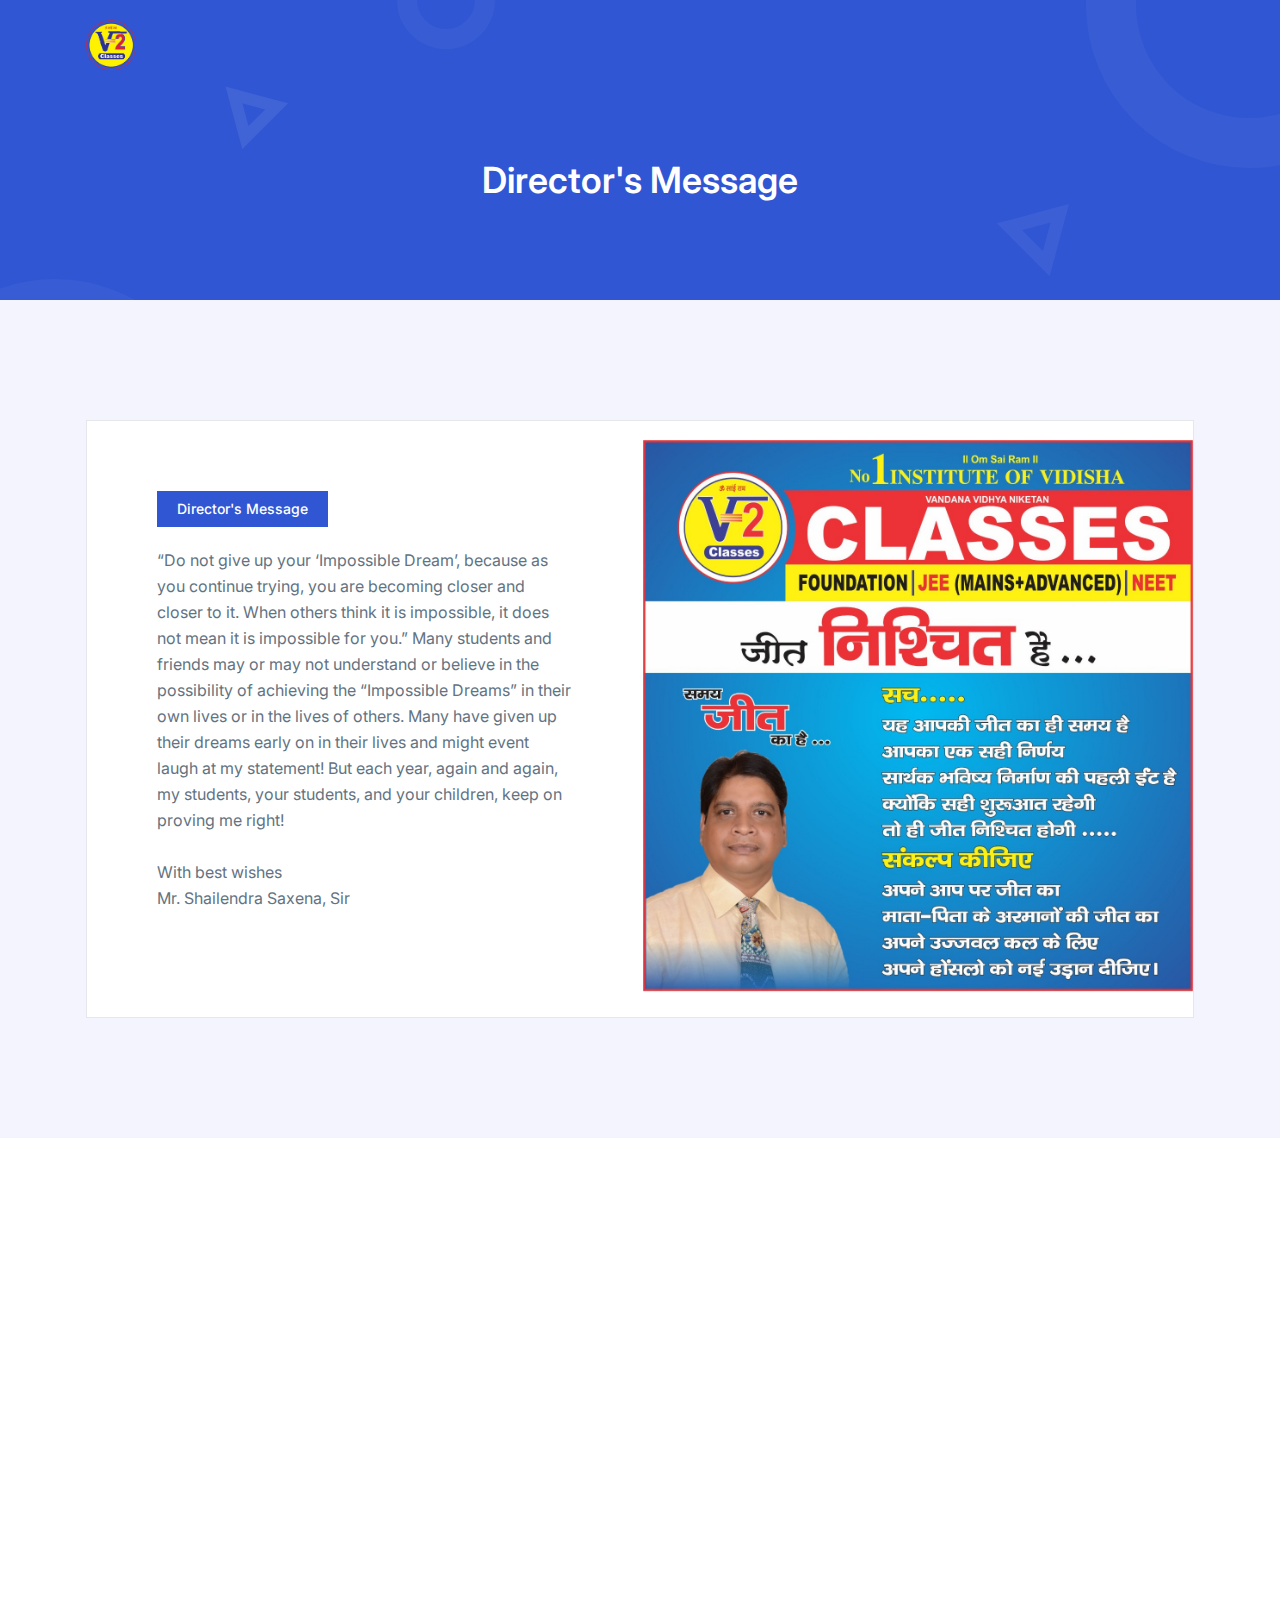
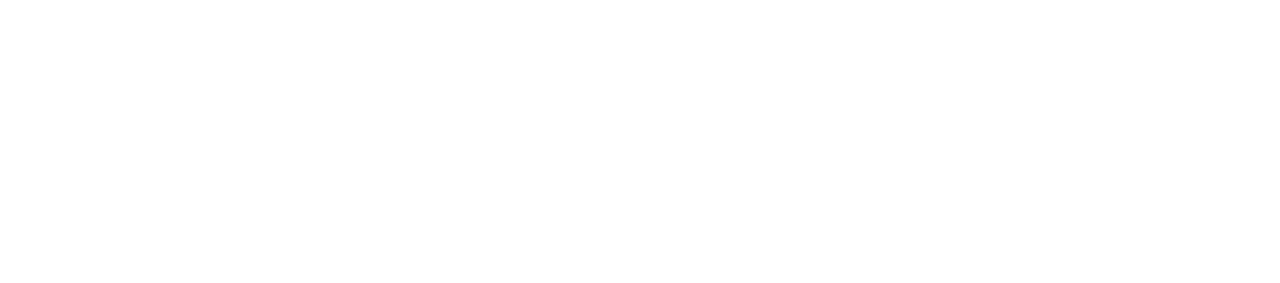
<file: about.html>
<!DOCTYPE html>
<html lang="en">

<head>
  <meta charset="UTF-8" />
  <meta http-equiv="X-UA-Compatible" content="IE=edge" />
  <meta name="viewport" content="width=device-width, initial-scale=1.0" />
  <title>V2 Classes | Director's Message | THE UNIVERSAL DEV</title>
  <link rel="shortcut icon" href="favicon.jpeg" type="image/x-icon" />
  <link rel="stylesheet" href="assets/css/loading.css" />
  <link rel="stylesheet" href="assets/css/animate.css" />
  <link rel="stylesheet" href="assets/css/tailwind.css" />

  <!-- ==== WOW JS ==== -->
  <script src="assets/js/wow.min.js"></script>
  <script>
    new WOW().init();
  </script>
</head>

<body>
  <!-- ====== Navbar Section Start -->
  <div class="
  ud-header
  bg-transparent
  absolute
  top-0
  left-0
  z-40
  w-full
  flex
  items-center
">
    <div class="container">
      <div class="flex -mx-4 items-center justify-between relative">
        <div class="px-4 w-60 max-w-full">
          <a href="index.html" class="navbar-logo w-full block py-5">
            <img style="width: 50px; height: 50px;" src="photos/logov2.jpeg" alt="logo" class="w-full header-logo" />
          </a>
        </div>
        <div class="flex px-4 justify-between items-center w-full">
          <div>
            <!-- <button id="navbarToggler" class="
            block
            absolute
            right-4
            top-1/2
            -translate-y-1/2
            lg:hidden
            focus:ring-2
            ring-primary
            px-3
            py-[6px]
            rounded-lg
          ">
        <span class="relative w-[30px] h-[2px] my-[6px] block bg-white"></span>
        <span class="relative w-[30px] h-[2px] my-[6px] block bg-white"></span>
        <span class="relative w-[30px] h-[2px] my-[6px] block bg-white"></span>
      </button> -->
          </div>
          </li>
          </ul>
          </nav>
        </div>
      </div>
    </div>
  </div>
  </div>

  <!-- ====== Banner Section Start -->
  <div class="
        relative
        z-10
        pt-[120px]
        md:pt-[130px]
        lg:pt-[160px]
        pb-[100px]
        bg-primary
        overflow-hidden
      ">
    <div class="container">
      <div class="flex flex-wrap items-center -mx-4">
        <div class="w-full px-4">
          <div class="text-center">
            <h1 class="font-semibold text-white text-4xl">Director's Message</h1>
          </div>
        </div>
      </div>
    </div>
    <div>
      <span class="absolute top-0 left-0 z-[-1]">
        <svg width="495" height="470" viewBox="0 0 495 470" fill="none" xmlns="http://www.w3.org/2000/svg">
          <circle cx="55" cy="442" r="138" stroke="white" stroke-opacity="0.04" stroke-width="50" />
          <circle cx="446" r="39" stroke="white" stroke-opacity="0.04" stroke-width="20" />
          <path d="M245.406 137.609L233.985 94.9852L276.609 106.406L245.406 137.609Z" stroke="white"
            stroke-opacity="0.08" stroke-width="12" />
        </svg>
      </span>
      <span class="absolute top-0 right-0 z-[-1]">
        <svg width="493" height="470" viewBox="0 0 493 470" fill="none" xmlns="http://www.w3.org/2000/svg">
          <circle cx="462" cy="5" r="138" stroke="white" stroke-opacity="0.04" stroke-width="50" />
          <circle cx="49" cy="470" r="39" stroke="white" stroke-opacity="0.04" stroke-width="20" />
          <path d="M222.393 226.701L272.808 213.192L259.299 263.607L222.393 226.701Z" stroke="white"
            stroke-opacity="0.06" stroke-width="13" />
        </svg>
      </span>
    </div>
  </div>
  <!-- ====== Banner Section End -->
  <!-- ====== Banner Section End -->

  <!-- ====== About Section Start -->
  <section id="about" class="pt-20 lg:pt-[120px] pb-20 lg:pb-[120px] bg-[#f3f4fe]">
    <div class="container">
      <div class="bg-white wow fadeInUp" data-wow-delay=".2s">
        <div class="flex flex-wrap -mx-4">
          <div class="w-full px-4">
            <div class="
            lg:flex
            items-center
            justify-between
            border
            overflow-hidden
            ">
              <div class="
            lg:max-w-[565px]
            xl:max-w-[640px]
            w-full
            py-12
            px-7
            sm:px-12
            md:p-16
                    lg:py-9 lg:px-16
                    xl:p-[70px]
                    ">
                <span class="
                    text-sm
                    font-medium
                    text-white
                    py-2
                    px-5
                    bg-primary
                    inline-block
                    mb-5
                    ">
                  Director's Message
                </span>
                <!-- <h2 id="#directormessage" class="
                font-bold
                text-3xl
                sm:text-4xl
                2xl:text-[40px]
                sm:leading-snug
                text-dark
                mb-6
              ">
            Director's Message.
          </h2> -->
                <p class="text-base text-body-color mb-9 leading-relaxed">
                  “Do not give up your ‘Impossible Dream’, because as you continue trying, you are becoming closer and
                  closer to it. When others think it is impossible, it does not mean it is impossible for you.” Many
                  students and friends may or may not understand or believe in the possibility of achieving the
                  “Impossible Dreams” in their own lives or in the lives of others. Many have given up their dreams
                  early on in their lives and might event laugh at my statement! But each year, again and again, my
                  students, your students, and your children, keep on proving me right!
                  <br>
                  <br>
                  With best wishes
                  <br>
                  Mr. Shailendra Saxena, Sir
                </p>
              </div>
              <div class="text-center">
                <div class="relative inline-block z-10">
                  <img src="photos/about.jpeg" alt="image" class="mx-auto lg:ml-auto" />
                </div>
              </div>
            </div>
          </div>
        </div>
      </div>
    </div>
  </section>
  <!-- ====== About Section End -->

  <!-- ====== Footer Section Start -->
  <footer class="bg-black pt-20 lg:pt-[120px] relative z-10 wow fadeInUp" data-wow-delay=".15s">
    <div class="container">
      <div class="flex flex-wrap -mx-4">
        <div class="w-full sm:w-1/2 md:w-1/2 lg:w-4/12 xl:w-3/12 px-4">
          <div class="w-full mb-10">
            <a href="javascript:void(0)" class="inline-block max-w-[160px] mb-6">
              <img src="photos/logov2.jpeg" alt="logo" class="max-w-full" />
            </a>
            <p class="text-base text-[#f3f4fe] mb-7">
              V2 classes
              <br>
              Vandana Vidhya Niketan
              <br>
              हम बातें नहीं करते करके दिखाते हैं |
              <br>
              Behind civil Hospital, Swarnkar Colony, Neemtal, Vidisha, Madhya Pradesh 464001
            </p>
            <div class="flex items-center -mx-3">
              <a href="https://www.facebook.com/V-2Classes-No-One-Institute-Vidisha-2036441779933151/" target="_blank"
                class="px-3 text-[#dddddd] hover:text-white">
                <svg width="10" height="18" viewBox="0 0 10 18" class="fill-current">
                  <path
                    d="M9.00007 6.82105H7.50006H6.96434V6.27097V4.56571V4.01562H7.50006H8.62507C8.91971 4.01562 9.16078 3.79559 9.16078 3.46554V0.550085C9.16078 0.247538 8.9465 0 8.62507 0H6.66969C4.55361 0 3.08038 1.54024 3.08038 3.82309V6.21596V6.76605H2.54466H0.72322C0.348217 6.76605 0 7.06859 0 7.50866V9.48897C0 9.87402 0.294645 10.2316 0.72322 10.2316H2.49109H3.02681V10.7817V16.31C3.02681 16.6951 3.32145 17.0526 3.75003 17.0526H6.26791C6.42862 17.0526 6.56255 16.9701 6.66969 16.8601C6.77684 16.7501 6.8572 16.5576 6.8572 16.3925V10.8092V10.2591H7.4197H8.62507C8.97328 10.2591 9.24114 10.0391 9.29471 9.709V9.6815V9.65399L9.66972 7.7562C9.6965 7.56367 9.66972 7.34363 9.509 7.1236C9.45543 6.98608 9.21436 6.84856 9.00007 6.82105Z" />
                </svg>
              </a>
              <a href="https://www.instagram.com/v.classes.1/" target="_blank"
                class="px-3 text-[#dddddd] hover:text-white">
                <svg width="18" height="18" viewBox="0 0 18 18" class="fill-current">
                  <path
                    d="M8.91688 12.4995C10.6918 12.4995 12.1306 11.0911 12.1306 9.35385C12.1306 7.61655 10.6918 6.20819 8.91688 6.20819C7.14197 6.20819 5.70312 7.61655 5.70312 9.35385C5.70312 11.0911 7.14197 12.4995 8.91688 12.4995Z" />
                  <path
                    d="M12.4078 0.947388H5.37075C2.57257 0.947388 0.300781 3.17104 0.300781 5.90993V12.7436C0.300781 15.5367 2.57257 17.7604 5.37075 17.7604H12.3524C15.2059 17.7604 17.4777 15.5367 17.4777 12.7978V5.90993C17.4777 3.17104 15.2059 0.947388 12.4078 0.947388ZM8.91696 13.4758C6.56206 13.4758 4.70584 11.6047 4.70584 9.35389C4.70584 7.10312 6.58976 5.23199 8.91696 5.23199C11.2165 5.23199 13.1004 7.10312 13.1004 9.35389C13.1004 11.6047 11.2442 13.4758 8.91696 13.4758ZM14.735 5.61164C14.4579 5.90993 14.0423 6.07264 13.5714 6.07264C13.1558 6.07264 12.7402 5.90993 12.4078 5.61164C12.103 5.31334 11.9368 4.9337 11.9368 4.47269C11.9368 4.01169 12.103 3.65916 12.4078 3.33375C12.7125 3.00834 13.1004 2.84563 13.5714 2.84563C13.9869 2.84563 14.4302 3.00834 14.735 3.30663C15.012 3.65916 15.2059 4.06593 15.2059 4.49981C15.1782 4.9337 15.012 5.31334 14.735 5.61164Z" />
                  <path
                    d="M13.5985 3.82184C13.2383 3.82184 12.9336 4.12013 12.9336 4.47266C12.9336 4.82519 13.2383 5.12349 13.5985 5.12349C13.9587 5.12349 14.2634 4.82519 14.2634 4.47266C14.2634 4.12013 13.9864 3.82184 13.5985 3.82184Z" />
                </svg>
              </a>
            </div>
          </div>
        </div>
        <div class="w-full sm:w-1/2 md:w-1/2 lg:w-2/12 xl:w-2/12 px-4">
          <div class="w-full mb-10">
            <h4 class="text-white text-lg font-semibold mb-9">Usefull links</h4>
            <ul>
              <li>
                <a href="index.html#about" class="
                      inline-block
                      text-base text-[#f3f4fe]
                      hover:text-primary
                      leading-loose
                      mb-2
                    ">
                  About us
                </a>
              </li>
              <a href="index.html#contact" class="
                      inline-block
                      text-base text-[#f3f4fe]
                      hover:text-primary
                      leading-loose
                      mb-2
                    ">
                Contact
              </a>
              </li>
              <li>
                <a href="index.html#team" class="
                      inline-block
                      text-base text-[#f3f4fe]
                      hover:text-primary
                      leading-loose
                      mb-2
                    ">
                  Director
                </a>
              </li>
              <li>
                <a href="signin.html" class="
                      inline-block
                      text-base text-[#f3f4fe]
                      hover:text-primary
                      leading-loose
                      mb-2
                    ">
                  Sign in
                </a>
              </li>
              <li>
                <a href="signup.html" class="
                      inline-block
                      text-base text-[#f3f4fe]
                      hover:text-primary
                      leading-loose
                      mb-2
                    ">
                  Sign up
                </a>
              </li>
            </ul>
          </div>
        </div>
      </div>
    </div>
    </div>

    <div class="border-t border-opacity-40 py-8 mt-12 lg:mt-[60px]">
      <div class="container">
        <div class="flex flex-wrap -mx-4">
          <div class="w-full md:w-2/3 lg:w-1/2 px-4">
            <div class="my-1">
              <!-- <div class="
                    flex
                    items-center
                    justify-center
                    md:justify-start
                    -mx-3
                  ">
                <a href="javascript:void(0)" class="text-base text-[#f3f4fe] hover:text-primary px-3">
                  Privacy policy
                </a>
                <a href="javascript:void(0)" class="text-base text-[#f3f4fe] hover:text-primary px-3">
                  Legal notice
                </a>
                <a href="javascript:void(0)" class="text-base text-[#f3f4fe] hover:text-primary px-3">
                  Terms of service
                </a>
              </div> -->
            </div>
          </div>
          <div class="w-full md:w-1/3 lg:w-1/2 px-4">
            <div class="flex justify-center md:justify-end my-1">
              <p style="float: left;" class="text-base text-[#f3f4fe]">Copyright &copy; 2021-<script>document.write("" + new Date().getFullYear(), "");</script>,<br><a
                  style="color: yellow;" href="https://theuniversaldev.42web.io/" target="_blank">THE UNIVERSAL
                  DEV &trade;</a><br>All right reserved.</p>
              <br>
              <!-- <p class="text-base text-[#f3f4fe]">
                Developed by
                <a style="color: yellow;" href="https://theuniversaldev.42web.io/" target="_blank"
                  rel="nofollow noopner" target="_blank" class="text-primary hover:underline"><br>
                  THE UNIVERSAL DEV &trade;
                </a>
              </p> -->
            </div>
          </div>
        </div>
      </div>
    </div>

    <div>
      <span class="absolute left-0 top-0 z-[-1]">
        <img src="assets/images/footer/shape-1.svg" alt="" />
      </span>

      <span class="absolute bottom-0 right-0 z-[-1]">
        <img src="assets/images/footer/shape-3.svg" alt="" />
      </span>

      <span class="absolute top-0 right-0 z-[-1]">
        <svg width="102" height="102" viewBox="0 0 102 102" fill="none" xmlns="http://www.w3.org/2000/svg">
          <path
            d="M1.8667 33.1956C2.89765 33.1956 3.7334 34.0318 3.7334 35.0633C3.7334 36.0947 2.89765 36.9309 1.8667 36.9309C0.835744 36.9309 4.50645e-08 36.0947 0 35.0633C-4.50645e-08 34.0318 0.835744 33.1956 1.8667 33.1956Z"
            fill="white" fill-opacity="0.08"></path>
          <path
            d="M18.2939 33.1956C19.3249 33.1956 20.1606 34.0318 20.1606 35.0633C20.1606 36.0947 19.3249 36.9309 18.2939 36.9309C17.263 36.9309 16.4272 36.0947 16.4272 35.0633C16.4272 34.0318 17.263 33.1956 18.2939 33.1956Z"
            fill="white" fill-opacity="0.08"></path>
          <path
            d="M34.7209 33.195C35.7519 33.195 36.5876 34.0311 36.5876 35.0626C36.5876 36.0941 35.7519 36.9303 34.7209 36.9303C33.69 36.9303 32.8542 36.0941 32.8542 35.0626C32.8542 34.0311 33.69 33.195 34.7209 33.195Z"
            fill="white" fill-opacity="0.08"></path>
          <path
            d="M50.9341 33.195C51.965 33.195 52.8008 34.0311 52.8008 35.0626C52.8008 36.0941 51.965 36.9303 50.9341 36.9303C49.9031 36.9303 49.0674 36.0941 49.0674 35.0626C49.0674 34.0311 49.9031 33.195 50.9341 33.195Z"
            fill="white" fill-opacity="0.08"></path>
          <path
            d="M1.8667 16.7605C2.89765 16.7605 3.7334 17.5966 3.7334 18.6281C3.7334 19.6596 2.89765 20.4957 1.8667 20.4957C0.835744 20.4957 4.50645e-08 19.6596 0 18.6281C-4.50645e-08 17.5966 0.835744 16.7605 1.8667 16.7605Z"
            fill="white" fill-opacity="0.08"></path>
          <path
            d="M18.2939 16.7605C19.3249 16.7605 20.1606 17.5966 20.1606 18.6281C20.1606 19.6596 19.3249 20.4957 18.2939 20.4957C17.263 20.4957 16.4272 19.6596 16.4272 18.6281C16.4272 17.5966 17.263 16.7605 18.2939 16.7605Z"
            fill="white" fill-opacity="0.08"></path>
          <path
            d="M34.7209 16.7605C35.7519 16.7605 36.5876 17.5966 36.5876 18.6281C36.5876 19.6596 35.7519 20.4957 34.7209 20.4957C33.69 20.4957 32.8542 19.6596 32.8542 18.6281C32.8542 17.5966 33.69 16.7605 34.7209 16.7605Z"
            fill="white" fill-opacity="0.08"></path>
          <path
            d="M50.9341 16.7605C51.965 16.7605 52.8008 17.5966 52.8008 18.6281C52.8008 19.6596 51.965 20.4957 50.9341 20.4957C49.9031 20.4957 49.0674 19.6596 49.0674 18.6281C49.0674 17.5966 49.9031 16.7605 50.9341 16.7605Z"
            fill="white" fill-opacity="0.08"></path>
          <path
            d="M1.8667 0.324951C2.89765 0.324951 3.7334 1.16115 3.7334 2.19261C3.7334 3.22408 2.89765 4.06024 1.8667 4.06024C0.835744 4.06024 4.50645e-08 3.22408 0 2.19261C-4.50645e-08 1.16115 0.835744 0.324951 1.8667 0.324951Z"
            fill="white" fill-opacity="0.08"></path>
          <path
            d="M18.2939 0.324951C19.3249 0.324951 20.1606 1.16115 20.1606 2.19261C20.1606 3.22408 19.3249 4.06024 18.2939 4.06024C17.263 4.06024 16.4272 3.22408 16.4272 2.19261C16.4272 1.16115 17.263 0.324951 18.2939 0.324951Z"
            fill="white" fill-opacity="0.08"></path>
          <path
            d="M34.7209 0.325302C35.7519 0.325302 36.5876 1.16147 36.5876 2.19293C36.5876 3.2244 35.7519 4.06056 34.7209 4.06056C33.69 4.06056 32.8542 3.2244 32.8542 2.19293C32.8542 1.16147 33.69 0.325302 34.7209 0.325302Z"
            fill="white" fill-opacity="0.08"></path>
          <path
            d="M50.9341 0.325302C51.965 0.325302 52.8008 1.16147 52.8008 2.19293C52.8008 3.2244 51.965 4.06056 50.9341 4.06056C49.9031 4.06056 49.0674 3.2244 49.0674 2.19293C49.0674 1.16147 49.9031 0.325302 50.9341 0.325302Z"
            fill="white" fill-opacity="0.08"></path>
          <path
            d="M66.9037 33.1956C67.9346 33.1956 68.7704 34.0318 68.7704 35.0633C68.7704 36.0947 67.9346 36.9309 66.9037 36.9309C65.8727 36.9309 65.037 36.0947 65.037 35.0633C65.037 34.0318 65.8727 33.1956 66.9037 33.1956Z"
            fill="white" fill-opacity="0.08"></path>
          <path
            d="M83.3307 33.1956C84.3616 33.1956 85.1974 34.0318 85.1974 35.0633C85.1974 36.0947 84.3616 36.9309 83.3307 36.9309C82.2997 36.9309 81.464 36.0947 81.464 35.0633C81.464 34.0318 82.2997 33.1956 83.3307 33.1956Z"
            fill="white" fill-opacity="0.08"></path>
          <path
            d="M99.7576 33.1956C100.789 33.1956 101.624 34.0318 101.624 35.0633C101.624 36.0947 100.789 36.9309 99.7576 36.9309C98.7266 36.9309 97.8909 36.0947 97.8909 35.0633C97.8909 34.0318 98.7266 33.1956 99.7576 33.1956Z"
            fill="white" fill-opacity="0.08"></path>
          <path
            d="M66.9037 16.7605C67.9346 16.7605 68.7704 17.5966 68.7704 18.6281C68.7704 19.6596 67.9346 20.4957 66.9037 20.4957C65.8727 20.4957 65.037 19.6596 65.037 18.6281C65.037 17.5966 65.8727 16.7605 66.9037 16.7605Z"
            fill="white" fill-opacity="0.08"></path>
          <path
            d="M83.3307 16.7605C84.3616 16.7605 85.1974 17.5966 85.1974 18.6281C85.1974 19.6596 84.3616 20.4957 83.3307 20.4957C82.2997 20.4957 81.464 19.6596 81.464 18.6281C81.464 17.5966 82.2997 16.7605 83.3307 16.7605Z"
            fill="white" fill-opacity="0.08"></path>
          <path
            d="M99.7576 16.7605C100.789 16.7605 101.624 17.5966 101.624 18.6281C101.624 19.6596 100.789 20.4957 99.7576 20.4957C98.7266 20.4957 97.8909 19.6596 97.8909 18.6281C97.8909 17.5966 98.7266 16.7605 99.7576 16.7605Z"
            fill="white" fill-opacity="0.08"></path>
          <path
            d="M66.9037 0.324966C67.9346 0.324966 68.7704 1.16115 68.7704 2.19261C68.7704 3.22408 67.9346 4.06024 66.9037 4.06024C65.8727 4.06024 65.037 3.22408 65.037 2.19261C65.037 1.16115 65.8727 0.324966 66.9037 0.324966Z"
            fill="white" fill-opacity="0.08"></path>
          <path
            d="M83.3307 0.324951C84.3616 0.324951 85.1974 1.16115 85.1974 2.19261C85.1974 3.22408 84.3616 4.06024 83.3307 4.06024C82.2997 4.06024 81.464 3.22408 81.464 2.19261C81.464 1.16115 82.2997 0.324951 83.3307 0.324951Z"
            fill="white" fill-opacity="0.08"></path>
          <path
            d="M99.7576 0.324951C100.789 0.324951 101.624 1.16115 101.624 2.19261C101.624 3.22408 100.789 4.06024 99.7576 4.06024C98.7266 4.06024 97.8909 3.22408 97.8909 2.19261C97.8909 1.16115 98.7266 0.324951 99.7576 0.324951Z"
            fill="white" fill-opacity="0.08"></path>
          <path
            d="M1.8667 82.2029C2.89765 82.2029 3.7334 83.039 3.7334 84.0705C3.7334 85.102 2.89765 85.9382 1.8667 85.9382C0.835744 85.9382 4.50645e-08 85.102 0 84.0705C-4.50645e-08 83.039 0.835744 82.2029 1.8667 82.2029Z"
            fill="white" fill-opacity="0.08"></path>
          <path
            d="M18.2939 82.2029C19.3249 82.2029 20.1606 83.039 20.1606 84.0705C20.1606 85.102 19.3249 85.9382 18.2939 85.9382C17.263 85.9382 16.4272 85.102 16.4272 84.0705C16.4272 83.039 17.263 82.2029 18.2939 82.2029Z"
            fill="white" fill-opacity="0.08"></path>
          <path
            d="M34.7209 82.2026C35.7519 82.2026 36.5876 83.0387 36.5876 84.0702C36.5876 85.1017 35.7519 85.9378 34.7209 85.9378C33.69 85.9378 32.8542 85.1017 32.8542 84.0702C32.8542 83.0387 33.69 82.2026 34.7209 82.2026Z"
            fill="white" fill-opacity="0.08"></path>
          <path
            d="M50.9341 82.2026C51.965 82.2026 52.8008 83.0387 52.8008 84.0702C52.8008 85.1017 51.965 85.9378 50.9341 85.9378C49.9031 85.9378 49.0674 85.1017 49.0674 84.0702C49.0674 83.0387 49.9031 82.2026 50.9341 82.2026Z"
            fill="white" fill-opacity="0.08"></path>
          <path
            d="M1.8667 65.7677C2.89765 65.7677 3.7334 66.6039 3.7334 67.6353C3.7334 68.6668 2.89765 69.503 1.8667 69.503C0.835744 69.503 4.50645e-08 68.6668 0 67.6353C-4.50645e-08 66.6039 0.835744 65.7677 1.8667 65.7677Z"
            fill="white" fill-opacity="0.08"></path>
          <path
            d="M18.2939 65.7677C19.3249 65.7677 20.1606 66.6039 20.1606 67.6353C20.1606 68.6668 19.3249 69.503 18.2939 69.503C17.263 69.503 16.4272 68.6668 16.4272 67.6353C16.4272 66.6039 17.263 65.7677 18.2939 65.7677Z"
            fill="white" fill-opacity="0.08"></path>
          <path
            d="M34.7209 65.7674C35.7519 65.7674 36.5876 66.6036 36.5876 67.635C36.5876 68.6665 35.7519 69.5027 34.7209 69.5027C33.69 69.5027 32.8542 68.6665 32.8542 67.635C32.8542 66.6036 33.69 65.7674 34.7209 65.7674Z"
            fill="white" fill-opacity="0.08"></path>
          <path
            d="M50.9341 65.7674C51.965 65.7674 52.8008 66.6036 52.8008 67.635C52.8008 68.6665 51.965 69.5027 50.9341 69.5027C49.9031 69.5027 49.0674 68.6665 49.0674 67.635C49.0674 66.6036 49.9031 65.7674 50.9341 65.7674Z"
            fill="white" fill-opacity="0.08"></path>
          <path
            d="M1.8667 98.2644C2.89765 98.2644 3.7334 99.1005 3.7334 100.132C3.7334 101.163 2.89765 102 1.8667 102C0.835744 102 4.50645e-08 101.163 0 100.132C-4.50645e-08 99.1005 0.835744 98.2644 1.8667 98.2644Z"
            fill="white" fill-opacity="0.08"></path>
          <path
            d="M1.8667 49.3322C2.89765 49.3322 3.7334 50.1684 3.7334 51.1998C3.7334 52.2313 2.89765 53.0675 1.8667 53.0675C0.835744 53.0675 4.50645e-08 52.2313 0 51.1998C-4.50645e-08 50.1684 0.835744 49.3322 1.8667 49.3322Z"
            fill="white" fill-opacity="0.08"></path>
          <path
            d="M18.2939 98.2644C19.3249 98.2644 20.1606 99.1005 20.1606 100.132C20.1606 101.163 19.3249 102 18.2939 102C17.263 102 16.4272 101.163 16.4272 100.132C16.4272 99.1005 17.263 98.2644 18.2939 98.2644Z"
            fill="white" fill-opacity="0.08"></path>
          <path
            d="M18.2939 49.3322C19.3249 49.3322 20.1606 50.1684 20.1606 51.1998C20.1606 52.2313 19.3249 53.0675 18.2939 53.0675C17.263 53.0675 16.4272 52.2313 16.4272 51.1998C16.4272 50.1684 17.263 49.3322 18.2939 49.3322Z"
            fill="white" fill-opacity="0.08"></path>
          <path
            d="M34.7209 98.2647C35.7519 98.2647 36.5876 99.1008 36.5876 100.132C36.5876 101.164 35.7519 102 34.7209 102C33.69 102 32.8542 101.164 32.8542 100.132C32.8542 99.1008 33.69 98.2647 34.7209 98.2647Z"
            fill="white" fill-opacity="0.08"></path>
          <path
            d="M50.9341 98.2647C51.965 98.2647 52.8008 99.1008 52.8008 100.132C52.8008 101.164 51.965 102 50.9341 102C49.9031 102 49.0674 101.164 49.0674 100.132C49.0674 99.1008 49.9031 98.2647 50.9341 98.2647Z"
            fill="white" fill-opacity="0.08"></path>
          <path
            d="M34.7209 49.3326C35.7519 49.3326 36.5876 50.1687 36.5876 51.2002C36.5876 52.2317 35.7519 53.0678 34.7209 53.0678C33.69 53.0678 32.8542 52.2317 32.8542 51.2002C32.8542 50.1687 33.69 49.3326 34.7209 49.3326Z"
            fill="white" fill-opacity="0.08"></path>
          <path
            d="M50.9341 49.3326C51.965 49.3326 52.8008 50.1687 52.8008 51.2002C52.8008 52.2317 51.965 53.0678 50.9341 53.0678C49.9031 53.0678 49.0674 52.2317 49.0674 51.2002C49.0674 50.1687 49.9031 49.3326 50.9341 49.3326Z"
            fill="white" fill-opacity="0.08"></path>
          <path
            d="M66.9037 82.2029C67.9346 82.2029 68.7704 83.0391 68.7704 84.0705C68.7704 85.102 67.9346 85.9382 66.9037 85.9382C65.8727 85.9382 65.037 85.102 65.037 84.0705C65.037 83.0391 65.8727 82.2029 66.9037 82.2029Z"
            fill="white" fill-opacity="0.08"></path>
          <path
            d="M83.3307 82.2029C84.3616 82.2029 85.1974 83.0391 85.1974 84.0705C85.1974 85.102 84.3616 85.9382 83.3307 85.9382C82.2997 85.9382 81.464 85.102 81.464 84.0705C81.464 83.0391 82.2997 82.2029 83.3307 82.2029Z"
            fill="white" fill-opacity="0.08"></path>
          <path
            d="M99.7576 82.2029C100.789 82.2029 101.624 83.039 101.624 84.0705C101.624 85.102 100.789 85.9382 99.7576 85.9382C98.7266 85.9382 97.8909 85.102 97.8909 84.0705C97.8909 83.039 98.7266 82.2029 99.7576 82.2029Z"
            fill="white" fill-opacity="0.08"></path>
          <path
            d="M66.9037 65.7674C67.9346 65.7674 68.7704 66.6036 68.7704 67.635C68.7704 68.6665 67.9346 69.5027 66.9037 69.5027C65.8727 69.5027 65.037 68.6665 65.037 67.635C65.037 66.6036 65.8727 65.7674 66.9037 65.7674Z"
            fill="white" fill-opacity="0.08"></path>
          <path
            d="M83.3307 65.7677C84.3616 65.7677 85.1974 66.6039 85.1974 67.6353C85.1974 68.6668 84.3616 69.503 83.3307 69.503C82.2997 69.503 81.464 68.6668 81.464 67.6353C81.464 66.6039 82.2997 65.7677 83.3307 65.7677Z"
            fill="white" fill-opacity="0.08"></path>
          <path
            d="M99.7576 65.7677C100.789 65.7677 101.624 66.6039 101.624 67.6353C101.624 68.6668 100.789 69.503 99.7576 69.503C98.7266 69.503 97.8909 68.6668 97.8909 67.6353C97.8909 66.6039 98.7266 65.7677 99.7576 65.7677Z"
            fill="white" fill-opacity="0.08"></path>
          <path
            d="M66.9037 98.2644C67.9346 98.2644 68.7704 99.1005 68.7704 100.132C68.7704 101.163 67.9346 102 66.9037 102C65.8727 102 65.037 101.163 65.037 100.132C65.037 99.1005 65.8727 98.2644 66.9037 98.2644Z"
            fill="white" fill-opacity="0.08"></path>
          <path
            d="M66.9037 49.3322C67.9346 49.3322 68.7704 50.1684 68.7704 51.1998C68.7704 52.2313 67.9346 53.0675 66.9037 53.0675C65.8727 53.0675 65.037 52.2313 65.037 51.1998C65.037 50.1684 65.8727 49.3322 66.9037 49.3322Z"
            fill="white" fill-opacity="0.08"></path>
          <path
            d="M83.3307 98.2644C84.3616 98.2644 85.1974 99.1005 85.1974 100.132C85.1974 101.163 84.3616 102 83.3307 102C82.2997 102 81.464 101.163 81.464 100.132C81.464 99.1005 82.2997 98.2644 83.3307 98.2644Z"
            fill="white" fill-opacity="0.08"></path>
          <path
            d="M83.3307 49.3322C84.3616 49.3322 85.1974 50.1684 85.1974 51.1998C85.1974 52.2313 84.3616 53.0675 83.3307 53.0675C82.2997 53.0675 81.464 52.2313 81.464 51.1998C81.464 50.1684 82.2997 49.3322 83.3307 49.3322Z"
            fill="white" fill-opacity="0.08"></path>
          <path
            d="M99.7576 98.2644C100.789 98.2644 101.624 99.1005 101.624 100.132C101.624 101.163 100.789 102 99.7576 102C98.7266 102 97.8909 101.163 97.8909 100.132C97.8909 99.1005 98.7266 98.2644 99.7576 98.2644Z"
            fill="white" fill-opacity="0.08"></path>
          <path
            d="M99.7576 49.3322C100.789 49.3322 101.624 50.1684 101.624 51.1998C101.624 52.2313 100.789 53.0675 99.7576 53.0675C98.7266 53.0675 97.8909 52.2313 97.8909 51.1998C97.8909 50.1684 98.7266 49.3322 99.7576 49.3322Z"
            fill="white" fill-opacity="0.08"></path>
        </svg>
      </span>
    </div>
  </footer>
  <!-- ====== Footer Section End -->

  <!-- ====== Back To Top Start -->
  <!-- <a href="javascript:void(0)" class="
        hidden
        items-center
        justify-center
        bg-primary
        text-white
        w-10
        h-10
        rounded-md
        fixed
        bottom-8
        right-8
        left-auto
        z-[999]
        hover:bg-dark
        back-to-top
        shadow-md
        transition
        duration-300
        ease-in-out
      ">
    <span class="w-3 h-3 border-t border-l border-white rotate-45 mt-[6px]"></span>
  </a> -->
  <!-- ====== Back To Top End -->

  <!-- ====== All Scripts -->

  <script src="assets/js/main.js"></script>
  <script>
    // ==== for menu scroll
    const pageLink = document.querySelectorAll(".ud-menu-scroll");

    pageLink.forEach((elem) => {
      elem.addEventListener("click", (e) => {
        e.preventDefault();
        document.querySelector(elem.getAttribute("href")).scrollIntoView({
          behavior: "smooth",
          offsetTop: 1 - 60,
        });
      });
    });

    // section menu active
    function onScroll(event) {
      const sections = document.querySelectorAll(".ud-menu-scroll");
      const scrollPos =
        window.pageYOffset ||
        document.documentElement.scrollTop ||
        document.body.scrollTop;

      for (let i = 0; i < sections.length; i++) {
        const currLink = sections[i];
        const val = currLink.getAttribute("href");
        const refElement = document.querySelector(val);
        const scrollTopMinus = scrollPos + 73;
        if (
          refElement.offsetTop <= scrollTopMinus &&
          refElement.offsetTop + refElement.offsetHeight > scrollTopMinus
        ) {
          document
            .querySelector(".ud-menu-scroll")
            .classList.remove("active");
          currLink.classList.add("active");
        } else {
          currLink.classList.remove("active");
        }
      }
    }

    window.document.addEventListener("scroll", onScroll);
  </script>
  <!-- ye loader ki script hai -->
  <script>
    // $(document).ready(function(){
    // 	$('div#loading').removeAttr('id');
    // });
    var preloader = document.getElementById("loading");
    // window.addEventListener('load', function(){
    // 	preloader.style.display = 'none';
    // 	})

    function myFunction() {
      preloader.style.display = 'none';
    };
  </script>
</body>

</html>
</file>
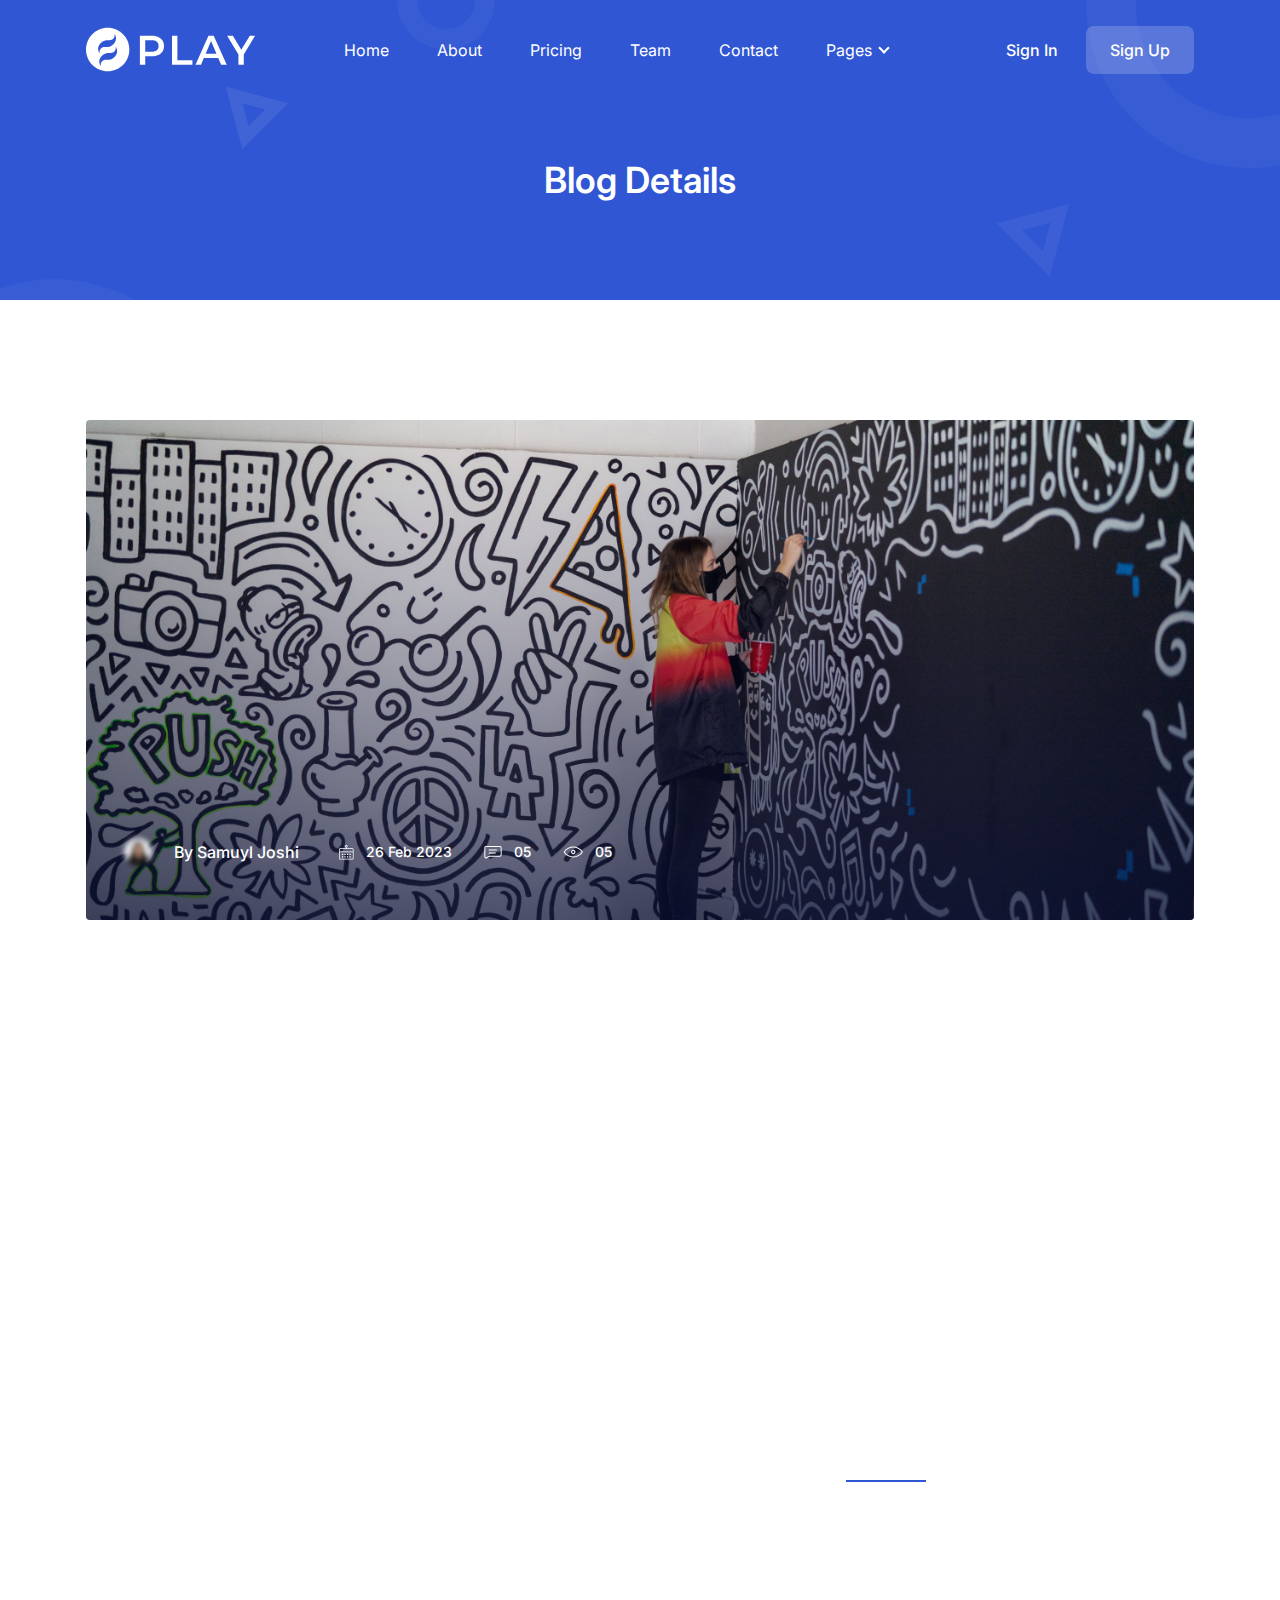
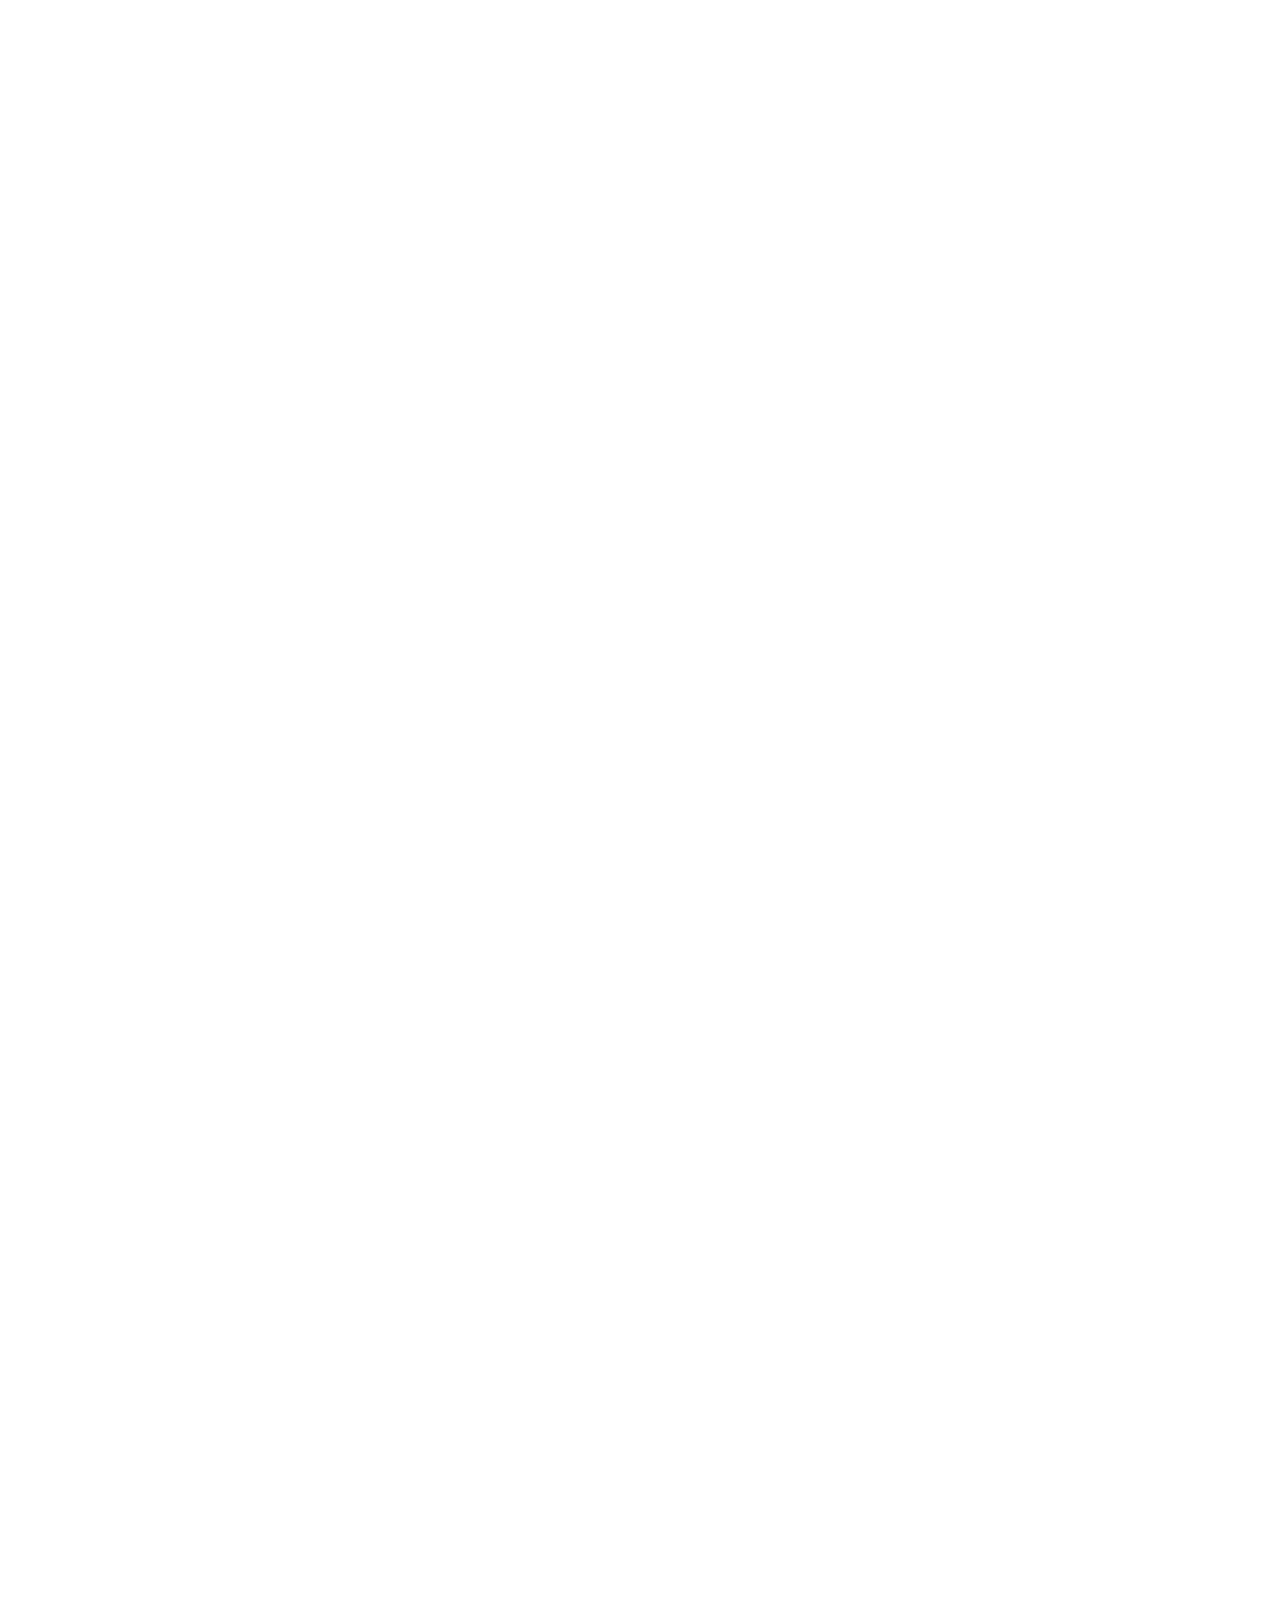
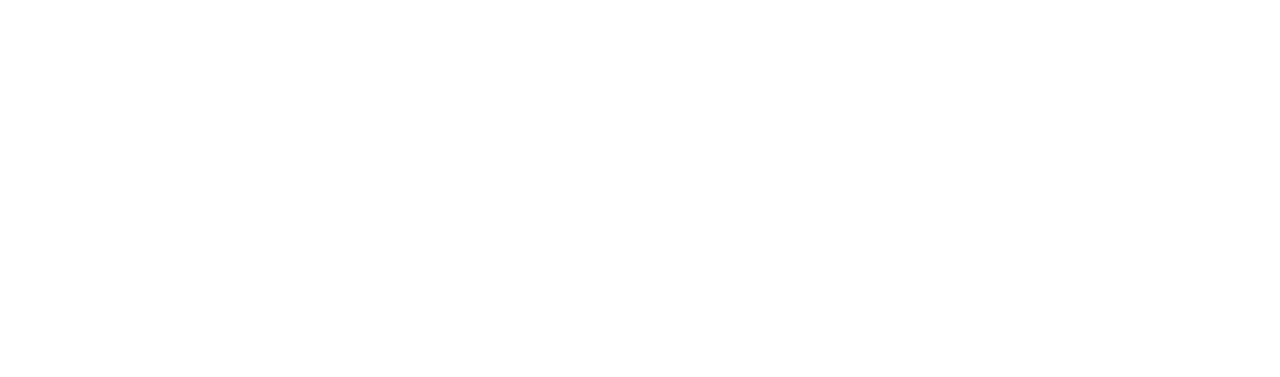
<file: blog-details.html>
<!DOCTYPE html>
<html lang="en">
  <head>
    <meta charset="UTF-8" />
    <meta http-equiv="X-UA-Compatible" content="IE=edge" />
    <meta name="viewport" content="width=device-width, initial-scale=1.0" />
    <title>Blog Details | Play Tailwind</title>
    <link
      rel="shortcut icon"
      href="assets/images/favicon.png"
      type="image/x-icon"
    />
    <link rel="stylesheet" href="assets/css/animate.css" />
    <link rel="stylesheet" href="assets/css/tailwind.css" />

    <!-- ==== WOW JS ==== -->
    <script src="assets/js/wow.min.js"></script>
    <script>
      new WOW().init();
    </script>
  </head>
  <body>
    <!-- ====== Navbar Section Start -->
    <div
      class="
        ud-header
        bg-transparent
        absolute
        top-0
        left-0
        z-40
        w-full
        flex
        items-center
      "
    >
      <div class="container">
        <div class="flex -mx-4 items-center justify-between relative">
          <div class="px-4 w-60 max-w-full">
            <a href="index.html" class="navbar-logo w-full block py-5">
              <img
                src="assets/images/logo/logo-white.svg"
                alt="logo"
                class="w-full header-logo"
              />
            </a>
          </div>
          <div class="flex px-4 justify-between items-center w-full">
            <div>
              <button
                id="navbarToggler"
                class="
                  block
                  absolute
                  right-4
                  top-1/2
                  -translate-y-1/2
                  lg:hidden
                  focus:ring-2
                  ring-primary
                  px-3
                  py-[6px]
                  rounded-lg
                "
              >
                <span
                  class="relative w-[30px] h-[2px] my-[6px] block bg-white"
                ></span>
                <span
                  class="relative w-[30px] h-[2px] my-[6px] block bg-white"
                ></span>
                <span
                  class="relative w-[30px] h-[2px] my-[6px] block bg-white"
                ></span>
              </button>
              <nav
                id="navbarCollapse"
                class="
                  absolute
                  py-5
                  lg:py-0 lg:px-4
                  xl:px-6
                  bg-white
                  lg:bg-transparent
                  shadow-lg
                  rounded-lg
                  max-w-[250px]
                  w-full
                  lg:max-w-full lg:w-full
                  right-4
                  top-full
                  hidden
                  lg:block lg:static lg:shadow-none
                "
              >
                <ul class="blcok lg:flex">
                  <li class="relative group">
                    <a
                      href="#home"
                      class="
                        ud-menu-scroll
                        text-base text-dark
                        lg:text-white
                        lg:group-hover:opacity-70
                        lg:group-hover:text-white
                        group-hover:text-primary
                        py-2
                        lg:py-6 lg:inline-flex lg:px-0
                        flex
                        mx-8
                        lg:mr-0
                      "
                    >
                      Home
                    </a>
                  </li>
                  <li class="relative group">
                    <a
                      href="/#about"
                      class="
                        ud-menu-scroll
                        text-base text-dark
                        lg:text-white
                        lg:group-hover:opacity-70
                        lg:group-hover:text-white
                        group-hover:text-primary
                        py-2
                        lg:py-6 lg:inline-flex lg:px-0
                        flex
                        mx-8
                        lg:mr-0 lg:ml-7
                        xl:ml-12
                      "
                    >
                      About
                    </a>
                  </li>
                  <li class="relative group">
                    <a
                      href="/#pricing"
                      class="
                        ud-menu-scroll
                        text-base text-dark
                        lg:text-white
                        lg:group-hover:opacity-70
                        lg:group-hover:text-white
                        group-hover:text-primary
                        py-2
                        lg:py-6 lg:inline-flex lg:px-0
                        flex
                        mx-8
                        lg:mr-0 lg:ml-7
                        xl:ml-12
                      "
                    >
                      Pricing
                    </a>
                  </li>
                  <li class="relative group">
                    <a
                      href="/#team"
                      class="
                        ud-menu-scroll
                        text-base text-dark
                        lg:text-white
                        lg:group-hover:opacity-70
                        lg:group-hover:text-white
                        group-hover:text-primary
                        py-2
                        lg:py-6 lg:inline-flex lg:px-0
                        flex
                        mx-8
                        lg:mr-0 lg:ml-7
                        xl:ml-12
                      "
                    >
                      Team
                    </a>
                  </li>
                  <li class="relative group">
                    <a
                      href="/#contact"
                      class="
                        ud-menu-scroll
                        text-base text-dark
                        lg:text-white
                        lg:group-hover:opacity-70
                        lg:group-hover:text-white
                        group-hover:text-primary
                        py-2
                        lg:py-6 lg:inline-flex lg:px-0
                        flex
                        mx-8
                        lg:mr-0 lg:ml-7
                        xl:ml-12
                      "
                    >
                      Contact
                    </a>
                  </li>
                  <li class="relative group submenu-item">
                    <a
                      href="javascript:void(0)"
                      class="
                        text-base text-dark
                        lg:text-white
                        lg:group-hover:opacity-70
                        lg:group-hover:text-white
                        group-hover:text-primary
                        py-2
                        lg:py-6 lg:inline-flex lg:pl-0 lg:pr-4
                        flex
                        mx-8
                        lg:mr-0 lg:ml-8
                        xl:ml-12
                        relative
                        after:absolute
                        after:w-2
                        after:h-2
                        after:border-b-2
                        after:border-r-2
                        after:border-current
                        after:rotate-45
                        lg:after:right-0
                        after:right-1
                        after:top-1/2
                        after:-translate-y-1/2
                        after:mt-[-2px]
                      "
                    >
                      Pages
                    </a>
                    <div
                      class="
                        submenu
                        hidden
                        relative
                        lg:absolute
                        w-[250px]
                        top-full
                        lg:top-[110%]
                        left-0
                        rounded-sm
                        lg:shadow-lg
                        p-4
                        lg:block lg:opacity-0 lg:invisible
                        group-hover:opacity-100
                        lg:group-hover:visible lg:group-hover:top-full
                        bg-white
                        transition-[top]
                        duration-300
                      "
                    >
                      <a
                        href="about.html"
                        class="
                          block
                          text-sm text-body-color
                          rounded
                          hover:text-primary
                          py-[10px]
                          px-4
                        "
                      >
                        About Page
                      </a>
                      <a
                        href="pricing.html"
                        class="
                          block
                          text-sm text-body-color
                          rounded
                          hover:text-primary
                          py-[10px]
                          px-4
                        "
                      >
                        Pricing Page
                      </a>
                      <a
                        href="contact.html"
                        class="
                          block
                          text-sm text-body-color
                          rounded
                          hover:text-primary
                          py-[10px]
                          px-4
                        "
                      >
                        Contact Page
                      </a>
                      <a
                        href="blog-grids.html"
                        class="
                          block
                          text-sm text-body-color
                          rounded
                          hover:text-primary
                          py-[10px]
                          px-4
                        "
                      >
                        Blog Grid Page
                      </a>
                      <a
                        href="blog-details.html"
                        class="
                          block
                          text-sm text-body-color
                          rounded
                          hover:text-primary
                          py-[10px]
                          px-4
                        "
                      >
                        Blog Details Page
                      </a>
                      <a
                        href="signup.html"
                        class="
                          block
                          text-sm text-body-color
                          rounded
                          hover:text-primary
                          py-[10px]
                          px-4
                        "
                      >
                        Sign Up Page
                      </a>
                      <a
                        href="signin.html"
                        class="
                          block
                          text-sm text-body-color
                          rounded
                          hover:text-primary
                          py-[10px]
                          px-4
                        "
                      >
                        Sign In Page
                      </a>
                      <a
                        href="404.html"
                        class="
                          block
                          text-sm text-body-color
                          rounded
                          hover:text-primary
                          py-[10px]
                          px-4
                        "
                      >
                        404 Page
                      </a>
                    </div>
                  </li>
                </ul>
              </nav>
            </div>
            <div class="sm:flex justify-end hidden pr-16 lg:pr-0">
              <a
                href="signin.html"
                class="
                  text-base
                  font-medium
                  text-white
                  hover:opacity-70
                  py-3
                  px-7
                  loginBtn
                "
              >
                Sign In
              </a>
              <a
                href="signup.html"
                class="
                  text-base
                  font-medium
                  text-white
                  bg-white bg-opacity-20
                  rounded-lg
                  py-3
                  px-6
                  hover:bg-opacity-100 hover:text-dark
                  signUpBtn
                  duration-300
                  ease-in-out
                "
              >
                Sign Up
              </a>
            </div>
          </div>
        </div>
      </div>
    </div>
    <!-- ====== Navbar Section End -->

    <!-- ====== Banner Section Start -->
    <div
      class="
        relative
        z-10
        pt-[120px]
        md:pt-[130px]
        lg:pt-[160px]
        pb-[100px]
        bg-primary
        overflow-hidden
      "
    >
      <div class="container">
        <div class="flex flex-wrap items-center -mx-4">
          <div class="w-full px-4">
            <div class="text-center">
              <h1 class="font-semibold text-white text-4xl">Blog Details</h1>
            </div>
          </div>
        </div>
      </div>
      <div>
        <span class="absolute top-0 left-0 z-[-1]">
          <svg
            width="495"
            height="470"
            viewBox="0 0 495 470"
            fill="none"
            xmlns="http://www.w3.org/2000/svg"
          >
            <circle
              cx="55"
              cy="442"
              r="138"
              stroke="white"
              stroke-opacity="0.04"
              stroke-width="50"
            />
            <circle
              cx="446"
              r="39"
              stroke="white"
              stroke-opacity="0.04"
              stroke-width="20"
            />
            <path
              d="M245.406 137.609L233.985 94.9852L276.609 106.406L245.406 137.609Z"
              stroke="white"
              stroke-opacity="0.08"
              stroke-width="12"
            />
          </svg>
        </span>
        <span class="absolute top-0 right-0 z-[-1]">
          <svg
            width="493"
            height="470"
            viewBox="0 0 493 470"
            fill="none"
            xmlns="http://www.w3.org/2000/svg"
          >
            <circle
              cx="462"
              cy="5"
              r="138"
              stroke="white"
              stroke-opacity="0.04"
              stroke-width="50"
            />
            <circle
              cx="49"
              cy="470"
              r="39"
              stroke="white"
              stroke-opacity="0.04"
              stroke-width="20"
            />
            <path
              d="M222.393 226.701L272.808 213.192L259.299 263.607L222.393 226.701Z"
              stroke="white"
              stroke-opacity="0.06"
              stroke-width="13"
            />
          </svg>
        </span>
      </div>
    </div>
    <!-- ====== Banner Section End -->

    <!-- ====== Blog Details Section Start -->
    <section class="pt-20 lg:pt-[120px] pb-10 lg:pb-20">
      <div class="container">
        <div class="flex flex-wrap justify-center -mx-4">
          <div class="w-full px-4">
            <div
              class="
                relative
                rounded
                overflow-hidden
                z-20
                mb-[60px]
                h-[300px]
                md:h-[400px]
                lg:h-[500px]
                wow
                fadeInUp
              "
              data-wow-delay=".1s
              "
            >
              <img
                src="assets/images/blog/blog-details-01.jpg"
                alt="image"
                class="w-full h-full object-cover object-center"
              />
              <div
                class="
                  absolute
                  w-full
                  h-full
                  top-0
                  left-0
                  flex
                  items-end
                  z-10
                  bg-gradient-to-t
                  from-dark-700
                  to-transparent
                "
              >
                <div class="flex flex-wrap items-center p-4 sm:p-8 pb-4">
                  <div class="flex items-center mb-4 mr-5 md:mr-10">
                    <div class="w-10 h-10 rounded-full overflow-hidden mr-4">
                      <img
                        src="assets/images/blog/author-01.png"
                        alt="image"
                        class="w-full"
                      />
                    </div>
                    <p class="text-base text-white font-medium">
                      By
                      <a
                        href="javascript:void(0)"
                        class="text-white hover:opacity-70"
                      >
                        Samuyl Joshi
                      </a>
                    </p>
                  </div>
                  <div class="flex items-center mb-4">
                    <p
                      class="
                        flex
                        items-center
                        text-sm
                        font-medium
                        text-white
                        mr-5
                        md:mr-8
                      "
                    >
                      <span class="mr-3">
                        <svg
                          width="15"
                          height="15"
                          viewBox="0 0 15 15"
                          class="fill-current"
                        >
                          <path
                            d="M3.8958 8.67529H3.10715C2.96376 8.67529 2.86816 8.77089 2.86816 8.91428V9.67904C2.86816 9.82243 2.96376 9.91802 3.10715 9.91802H3.8958C4.03919 9.91802 4.13479 9.82243 4.13479 9.67904V8.91428C4.13479 8.77089 4.03919 8.67529 3.8958 8.67529Z"
                          />
                          <path
                            d="M6.429 8.67529H5.64035C5.49696 8.67529 5.40137 8.77089 5.40137 8.91428V9.67904C5.40137 9.82243 5.49696 9.91802 5.64035 9.91802H6.429C6.57239 9.91802 6.66799 9.82243 6.66799 9.67904V8.91428C6.66799 8.77089 6.5485 8.67529 6.429 8.67529Z"
                          />
                          <path
                            d="M8.93779 8.67529H8.14914C8.00575 8.67529 7.91016 8.77089 7.91016 8.91428V9.67904C7.91016 9.82243 8.00575 9.91802 8.14914 9.91802H8.93779C9.08118 9.91802 9.17678 9.82243 9.17678 9.67904V8.91428C9.17678 8.77089 9.08118 8.67529 8.93779 8.67529Z"
                          />
                          <path
                            d="M11.472 8.67529H10.6833C10.5399 8.67529 10.4443 8.77089 10.4443 8.91428V9.67904C10.4443 9.82243 10.5399 9.91802 10.6833 9.91802H11.472C11.6154 9.91802 11.711 9.82243 11.711 9.67904V8.91428C11.711 8.77089 11.5915 8.67529 11.472 8.67529Z"
                          />
                          <path
                            d="M3.8958 11.1606H3.10715C2.96376 11.1606 2.86816 11.2562 2.86816 11.3996V12.1644C2.86816 12.3078 2.96376 12.4034 3.10715 12.4034H3.8958C4.03919 12.4034 4.13479 12.3078 4.13479 12.1644V11.3996C4.13479 11.2562 4.03919 11.1606 3.8958 11.1606Z"
                          />
                          <path
                            d="M6.429 11.1606H5.64035C5.49696 11.1606 5.40137 11.2562 5.40137 11.3996V12.1644C5.40137 12.3078 5.49696 12.4034 5.64035 12.4034H6.429C6.57239 12.4034 6.66799 12.3078 6.66799 12.1644V11.3996C6.66799 11.2562 6.5485 11.1606 6.429 11.1606Z"
                          />
                          <path
                            d="M8.93779 11.1606H8.14914C8.00575 11.1606 7.91016 11.2562 7.91016 11.3996V12.1644C7.91016 12.3078 8.00575 12.4034 8.14914 12.4034H8.93779C9.08118 12.4034 9.17678 12.3078 9.17678 12.1644V11.3996C9.17678 11.2562 9.08118 11.1606 8.93779 11.1606Z"
                          />
                          <path
                            d="M11.472 11.1606H10.6833C10.5399 11.1606 10.4443 11.2562 10.4443 11.3996V12.1644C10.4443 12.3078 10.5399 12.4034 10.6833 12.4034H11.472C11.6154 12.4034 11.711 12.3078 11.711 12.1644V11.3996C11.711 11.2562 11.5915 11.1606 11.472 11.1606Z"
                          />
                          <path
                            d="M13.2637 3.3697H7.64754V2.58105C8.19721 2.43765 8.62738 1.91189 8.62738 1.31442C8.62738 0.597464 8.02992 0 7.28906 0C6.54821 0 5.95074 0.597464 5.95074 1.31442C5.95074 1.91189 6.35702 2.41376 6.93058 2.58105V3.3697H1.31442C0.597464 3.3697 0 3.96716 0 4.68412V13.2637C0 13.9807 0.597464 14.5781 1.31442 14.5781H13.2637C13.9807 14.5781 14.5781 13.9807 14.5781 13.2637V4.68412C14.5781 3.96716 13.9807 3.3697 13.2637 3.3697ZM6.6677 1.31442C6.6677 0.979841 6.93058 0.716957 7.28906 0.716957C7.62364 0.716957 7.91042 0.979841 7.91042 1.31442C7.91042 1.649 7.64754 1.91189 7.28906 1.91189C6.95448 1.91189 6.6677 1.6251 6.6677 1.31442ZM1.31442 4.08665H13.2637C13.5983 4.08665 13.8612 4.34954 13.8612 4.68412V6.45261H0.716957V4.68412C0.716957 4.34954 0.979841 4.08665 1.31442 4.08665ZM13.2637 13.8612H1.31442C0.979841 13.8612 0.716957 13.5983 0.716957 13.2637V7.16957H13.8612V13.2637C13.8612 13.5983 13.5983 13.8612 13.2637 13.8612Z"
                          />
                        </svg>
                      </span>
                      26 Feb 2023
                    </p>

                    <p
                      class="
                        flex
                        items-center
                        text-sm
                        font-medium
                        text-white
                        mr-5
                        md:mr-8
                      "
                    >
                      <span class="mr-3">
                        <svg
                          width="18"
                          height="13"
                          viewBox="0 0 18 13"
                          class="fill-current"
                        >
                          <path
                            d="M15.9754 0H2.02539C1.09727 0 0.337891 0.759375 0.337891 1.6875V10.6875C0.337891 11.3062 0.647266 11.8406 1.18164 12.15C1.43477 12.2906 1.74414 12.375 2.02539 12.375C2.30664 12.375 2.58789 12.2906 2.86914 12.15L5.34414 10.7156C5.45664 10.6594 5.56914 10.6312 5.68164 10.6312H15.9473C16.8754 10.6312 17.6348 9.87187 17.6348 8.94375V1.6875C17.6629 0.759375 16.9035 0 15.9754 0ZM16.6785 8.94375C16.6785 9.3375 16.3691 9.64687 15.9754 9.64687H5.70977C5.42852 9.64687 5.11914 9.73125 4.86602 9.87187L2.39102 11.3063C2.16602 11.4187 1.91289 11.4187 1.68789 11.3063C1.46289 11.1938 1.35039 10.9688 1.35039 10.7156V1.6875C1.35039 1.29375 1.65977 0.984375 2.05352 0.984375H16.0035C16.3973 0.984375 16.7066 1.29375 16.7066 1.6875V8.94375H16.6785Z"
                          />
                          <path
                            d="M12.5721 3.375H5.03457C4.75332 3.375 4.52832 3.6 4.52832 3.88125C4.52832 4.1625 4.75332 4.3875 5.03457 4.3875H12.6002C12.8814 4.3875 13.1064 4.1625 13.1064 3.88125C13.1064 3.6 12.8533 3.375 12.5721 3.375Z"
                          />
                          <path
                            d="M11.3908 6.55322H5.03457C4.75332 6.55322 4.52832 6.77822 4.52832 7.05947C4.52832 7.34072 4.75332 7.56572 5.03457 7.56572H11.4189C11.7002 7.56572 11.9252 7.34072 11.9252 7.05947C11.9252 6.77822 11.6721 6.55322 11.3908 6.55322Z"
                          />
                        </svg>
                      </span>
                      05
                    </p>
                    <p class="flex items-center text-sm font-medium text-white">
                      <span class="mr-3">
                        <svg
                          width="20"
                          height="12"
                          viewBox="0 0 20 12"
                          class="fill-current"
                        >
                          <path
                            d="M10.2559 3.8125C9.03711 3.8125 8.06836 4.8125 8.06836 6C8.06836 7.1875 9.06836 8.1875 10.2559 8.1875C11.4434 8.1875 12.4434 7.1875 12.4434 6C12.4434 4.8125 11.4746 3.8125 10.2559 3.8125ZM10.2559 7.09375C9.66211 7.09375 9.16211 6.59375 9.16211 6C9.16211 5.40625 9.66211 4.90625 10.2559 4.90625C10.8496 4.90625 11.3496 5.40625 11.3496 6C11.3496 6.59375 10.8496 7.09375 10.2559 7.09375Z"
                          />
                          <path
                            d="M19.7559 5.625C17.6934 2.375 14.1309 0.4375 10.2559 0.4375C6.38086 0.4375 2.81836 2.375 0.755859 5.625C0.630859 5.84375 0.630859 6.125 0.755859 6.34375C2.81836 9.59375 6.38086 11.5312 10.2559 11.5312C14.1309 11.5312 17.6934 9.59375 19.7559 6.34375C19.9121 6.125 19.9121 5.84375 19.7559 5.625ZM10.2559 10.4375C6.84961 10.4375 3.69336 8.78125 1.81836 5.96875C3.69336 3.1875 6.84961 1.53125 10.2559 1.53125C13.6621 1.53125 16.8184 3.1875 18.6934 5.96875C16.8184 8.78125 13.6621 10.4375 10.2559 10.4375Z"
                          />
                        </svg>
                      </span>
                      05
                    </p>
                  </div>
                </div>
              </div>
            </div>
            <div class="flex flex-wrap -mx-4">
              <div class="w-full lg:w-8/12 px-4">
                <div>
                  <h2
                    class="
                      font-bold
                      text-dark text-[26px]
                      sm:text-3xl
                      md:text-4xl
                      leading-snug
                      sm:leading-snug
                      md:leading-snug
                      mb-6
                      wow
                      fadeInUp
                    "
                    data-wow-delay=".1s
                    "
                  >
                    Facing a challenge is kind of a turn-on for an easy rider
                  </h2>
                  <p
                    class="
                      text-base text-body-color
                      leading-relaxed
                      mb-8
                      wow
                      fadeInUp
                    "
                    data-wow-delay=".1s"
                  >
                    There's a time and place for everything… including asking
                    for reviews. For instance: you should not asking for a
                    review on your checkout page. The sole purpose of this page
                    is to guide your customer to complete their purchase, and
                    this means that the page should be as minimalist and
                    pared-down possible. You don't want to have any unnecessary
                    elements or Call To Actions.
                  </p>
                  <p
                    class="
                      text-base text-body-color
                      leading-relaxed
                      mb-10
                      wow
                      fadeInUp
                    "
                    data-wow-delay=".1s"
                  >
                    There's a time and place for everything… including asking
                    for reviews. For instance: you should not asking for a
                    review on your checkout page. The sole purpose of this page
                    is to guide your customer to complete their purchase, and
                    this means that the page should be as minimalist and
                    pared-down possible. You don't want to have any unnecessary
                    elements or Call To Actions.
                  </p>
                  <h3
                    class="
                      font-bold
                      mb-8
                      text-dark text-2xl
                      sm:text-[26px]
                      wow
                      fadeInUp
                    "
                    data-wow-delay=".1s"
                  >
                    Sea no quidam vulputate
                  </h3>
                  <p
                    class="
                      text-base text-body-color
                      leading-relaxed
                      mb-10
                      wow
                      fadeInUp
                    "
                    data-wow-delay=".1s"
                  >
                    At quo cetero fastidii. Usu ex ornatus corpora sententiae,
                    vocibus deleniti ut nec. Ut enim eripuit eligendi est, in
                    iracundia signiferumque quo. Sed virtute suavitate
                    suscipiantur ea, dolor this can eloquentiam ei pro. Suas
                    adversarium interpretaris eu sit, eum viris impedit ne.
                    Erant appareat corrumpit ei vel.
                  </p>
                  <div
                    class="
                      bg-primary bg-opacity-5
                      rounded
                      overflow-hidden
                      relative
                      py-8
                      px-6
                      sm:p-10
                      md:px-[60px]
                      text-center
                      z-10
                      mb-10
                      wow
                      fadeInUp
                    "
                    data-wow-delay=".1s
                    "
                  >
                    <div class="max-w-[530px] mx-auto">
                      <span class="flex justify-center mb-6 text-primary">
                        <svg
                          width="44"
                          height="26"
                          viewBox="0 0 44 26"
                          class="fill-current"
                        >
                          <path
                            d="M10.1101 0.00124908C5.46698 -0.0701833 1.25247 2.92998 0.252417 7.00162C-0.319041 9.50175 0.180985 12.0019 1.68106 14.002C3.25258 16.145 5.68128 17.5022 8.39571 17.8593L10.8958 24.0025C11.1816 24.6454 11.8245 25.074 12.5388 25.074C13.2531 25.074 13.896 24.6454 14.1817 24.0025C14.6103 22.931 15.1103 21.7881 15.6104 20.7166C16.8247 18.0022 18.0391 15.2163 18.9677 12.359C19.9677 9.35889 19.5392 6.14443 17.8248 3.71573C16.1104 1.35846 13.396 0.0726814 10.1101 0.00124908ZM16.6104 11.6447C15.6818 14.3592 14.4675 17.145 13.3245 19.788C13.1102 20.3595 12.8245 20.8595 12.6102 21.431L10.1815 15.5735L9.39576 15.5021C7.10992 15.3592 4.96695 14.2163 3.7526 12.5733C2.68112 11.1447 2.32396 9.35889 2.75255 7.64451C3.46687 4.71579 6.53846 2.57281 10.0386 2.57281H10.1101C12.5388 2.57281 14.5389 3.57287 15.8247 5.28724C17.039 7.00162 17.3247 9.43032 16.6104 11.6447Z"
                          />
                          <path
                            d="M42.3267 3.78726C40.6124 1.35856 37.8979 0.00134277 34.612 0.00134277C34.5406 0.00134277 34.5406 0.00134277 34.4692 0.00134277C29.8975 0.00134277 25.7544 3.0015 24.7544 7.00171C24.1829 9.50185 24.6829 12.002 26.183 14.0735C27.7545 16.2165 30.1832 17.5737 32.8977 17.9309L35.3978 24.074C35.6835 24.7169 36.3264 25.1455 37.0407 25.1455C37.7551 25.1455 38.398 24.7169 38.6837 24.074C39.1123 23.0026 39.6123 21.8596 40.1123 20.7882C41.3267 18.0737 42.541 15.2879 43.4696 12.4306C44.4697 9.50184 44.0411 6.21596 42.3267 3.78726ZM41.1124 11.6448C40.1838 14.3592 38.9694 17.1451 37.8265 19.7881C37.6122 20.3596 37.3265 20.8596 37.1122 21.431L34.6835 15.5736L33.8977 15.5022C31.6119 15.3593 29.4689 14.2164 28.2546 12.5734C27.1831 11.1448 26.8259 9.35898 27.2545 7.57317C27.9688 4.64445 31.0404 2.50147 34.5406 2.50147H34.612C37.0407 2.50147 39.0408 3.50153 40.3266 5.2159C41.541 7.00171 41.8267 9.43041 41.1124 11.6448Z"
                          />
                        </svg>
                      </span>
                      <p
                        class="
                          font-medium
                          text-dark text-base
                          italic
                          leading-[26px]
                          mb-4
                        "
                      >
                        A spring of truth shall flow from it: like a new star it
                        shall scatter the darkness of ignorance, and cause a
                        light heretofore unknown to shine amongst men.
                      </p>
                      <span class="text-sm text-body-color italic">
                        “Andrio Domeco”
                      </span>
                    </div>
                    <div>
                      <span class="absolute left-0 top-0">
                        <svg
                          width="103"
                          height="109"
                          viewBox="0 0 103 109"
                          fill="none"
                          xmlns="http://www.w3.org/2000/svg"
                        >
                          <ellipse
                            cx="0.483916"
                            cy="3.5"
                            rx="102.075"
                            ry="105.5"
                            transform="rotate(180 0.483916 3.5)"
                            fill="url(#paint0_linear)"
                          />
                          <defs>
                            <linearGradient
                              id="paint0_linear"
                              x1="-101.591"
                              y1="-50.4346"
                              x2="49.1618"
                              y2="-49.6518"
                              gradientUnits="userSpaceOnUse"
                            >
                              <stop stop-color="#3056D3" stop-opacity="0.15" />
                              <stop
                                offset="1"
                                stop-color="white"
                                stop-opacity="0"
                              />
                            </linearGradient>
                          </defs>
                        </svg>
                      </span>
                      <span class="absolute bottom-0 right-0">
                        <svg
                          width="102"
                          height="106"
                          viewBox="0 0 102 106"
                          fill="none"
                          xmlns="http://www.w3.org/2000/svg"
                        >
                          <ellipse
                            cx="102.484"
                            cy="105.5"
                            rx="102.075"
                            ry="105.5"
                            fill="url(#paint0_linear)"
                          />
                          <defs>
                            <linearGradient
                              id="paint0_linear"
                              x1="0.409163"
                              y1="51.5654"
                              x2="151.162"
                              y2="52.3482"
                              gradientUnits="userSpaceOnUse"
                            >
                              <stop stop-color="#3056D3" stop-opacity="0.5" />
                              <stop
                                offset="1"
                                stop-color="white"
                                stop-opacity=".2"
                              />
                            </linearGradient>
                          </defs>
                        </svg>
                      </span>
                    </div>
                  </div>

                  <h3
                    class="
                      font-bold
                      mb-8
                      text-dark text-2xl
                      sm:text-[26px]
                      wow
                      fadeInUp
                    "
                    data-wow-delay=".1s"
                  >
                    What is it with your ideas?
                  </h3>

                  <p
                    class="
                      text-base text-body-color
                      leading-relaxed
                      mb-8
                      wow
                      fadeInUp
                    "
                    data-wow-delay=".1s"
                  >
                    At quo cetero fastidii. Usu ex ornatus corpora sententiae,
                    vocibus deleniti ut nec. Ut enim eripuit eligendi est, in
                    iracundia signiferumque quo. Sed virtute suavitate
                    suscipiantur ea, dolor this can eloquentiam ei pro. Suas
                    adversarium interpretaris eu sit, eum viris impedit ne.
                    Erant appareat corrumpit ei vel.
                  </p>
                  <p
                    class="
                      text-base text-body-color
                      leading-relaxed
                      mb-11
                      wow
                      fadeInUp
                    "
                    data-wow-delay=".1s"
                  >
                    At quo cetero fastidii. Usu ex ornatus corpora sententiae,
                    vocibus deleniti ut nec. Ut enim eripuit eligendi est, in
                    iracundia signiferumque quo. Sed virtute suavitate
                    suscipiantur ea, dolor this can eloquentiam ei pro. Suas
                    adversarium interpretaris eu sit, eum viris impedit ne.
                    Erant appareat corrumpit ei vel.
                  </p>

                  <div class="flex flex-wrap items-center -mx-4 mb-12">
                    <div class="w-full md:w-1/2 px-4">
                      <div
                        class="
                          flex
                          items-center
                          flex-wrap
                          mb-8
                          md:mb-0
                          wow
                          fadeInUp
                        "
                        data-wow-delay=".1s"
                      >
                        <a
                          href="javascript:void(0)"
                          class="
                            block
                            py-2
                            px-5
                            bg-primary bg-opacity-5
                            text-primary
                            rounded
                            text-xs
                            font-medium
                            mr-2
                            md:mr-4
                            lg:mr-2
                            xl:mr-4
                            mb-2
                            hover:bg-opacity-100 hover:text-white
                          "
                        >
                          Design
                        </a>
                        <a
                          href="javascript:void(0)"
                          class="
                            block
                            py-2
                            px-5
                            bg-primary bg-opacity-5
                            text-primary
                            rounded
                            text-xs
                            font-medium
                            mr-2
                            md:mr-4
                            lg:mr-2
                            xl:mr-4
                            mb-2
                            hover:bg-opacity-100 hover:text-white
                          "
                        >
                          Development
                        </a>
                        <a
                          href="javascript:void(0)"
                          class="
                            block
                            py-2
                            px-5
                            mb-2
                            bg-primary bg-opacity-5
                            text-primary
                            rounded
                            text-xs
                            font-medium
                            hover:bg-opacity-100 hover:text-white
                          "
                        >
                          Info
                        </a>
                      </div>
                    </div>
                    <div class="w-full md:w-1/2 px-4">
                      <div
                        class="flex items-center md:justify-end wow fadeInUp"
                        data-wow-delay=".1s"
                      >
                        <span class="text-sm text-body-color font-medium mr-5">
                          Share This Post
                        </span>
                        <div class="flex items-center">
                          <a href="javascript:void(0)" class="mr-4 mb-2">
                            <svg
                              width="32"
                              height="32"
                              viewBox="0 0 32 32"
                              fill="none"
                              xmlns="http://www.w3.org/2000/svg"
                            >
                              <path
                                d="M0 16C0 7.16344 7.16344 0 16 0C24.8366 0 32 7.16344 32 16C32 24.8366 24.8366 32 16 32C7.16344 32 0 24.8366 0 16Z"
                                fill="#4064AC"
                              />
                              <path
                                d="M19.439 14.4H18.1992H17.7564V13.8839V12.2839V11.7677H18.1992H19.1291C19.3726 11.7677 19.5719 11.5613 19.5719 11.2516V8.51613C19.5719 8.23226 19.3947 8 19.1291 8H17.5128C15.7638 8 14.5461 9.44516 14.5461 11.5871V13.8323V14.3484H14.1033H12.5978C12.2878 14.3484 12 14.6323 12 15.0452V16.9032C12 17.2645 12.2435 17.6 12.5978 17.6H14.059H14.5018V18.1161V23.3032C14.5018 23.6645 14.7454 24 15.0996 24H17.1807C17.3136 24 17.4243 23.9226 17.5128 23.8194C17.6014 23.7161 17.6678 23.5355 17.6678 23.3806V18.1419V17.6258H18.1328H19.1291C19.4169 17.6258 19.6383 17.4194 19.6826 17.1097V17.0839V17.0581L19.9925 15.2774C20.0147 15.0968 19.9925 14.8903 19.8597 14.6839C19.8154 14.5548 19.6161 14.4258 19.439 14.4Z"
                                fill="white"
                              />
                            </svg>
                          </a>
                          <a href="javascript:void(0)" class="mr-4 mb-2">
                            <svg
                              width="32"
                              height="33"
                              viewBox="0 0 32 33"
                              fill="none"
                              xmlns="http://www.w3.org/2000/svg"
                            >
                              <path
                                fill-rule="evenodd"
                                clip-rule="evenodd"
                                d="M32 16.7347C32 25.5713 24.8366 32.7347 16 32.7347C7.16344 32.7347 0 25.5713 0 16.7347C0 7.89818 7.16344 0.734741 16 0.734741C24.8366 0.734741 32 7.89818 32 16.7347ZM23.6036 12.8349C24.3771 12.7431 25.1147 12.5375 25.8004 12.2334C25.2878 13.0004 24.6395 13.6738 23.8917 14.2128C23.8991 14.3765 23.9028 14.5417 23.9028 14.7074C23.9028 19.7617 20.0558 25.5892 13.0213 25.5892C10.8616 25.5892 8.85088 24.9563 7.15927 23.8708C7.45789 23.9064 7.76307 23.9244 8.07111 23.9244C9.8634 23.9244 11.5122 23.3132 12.8214 22.2873C11.1474 22.2562 9.73534 21.1504 9.24876 19.6313C9.48206 19.6758 9.72136 19.6995 9.96836 19.6995C10.3166 19.6995 10.6552 19.653 10.9757 19.5652C9.22651 19.2141 7.90768 17.6685 7.90768 15.8154C7.90768 15.7995 7.90768 15.7832 7.90796 15.767C8.42335 16.0542 9.01346 16.2262 9.64007 16.2458C8.61444 15.5602 7.93876 14.3891 7.93876 13.0625C7.93876 12.3618 8.12758 11.7044 8.45672 11.1396C10.3431 13.4541 13.1613 14.9766 16.3398 15.1361C16.2742 14.856 16.2402 14.5642 16.2402 14.2644C16.2402 12.1527 17.953 10.44 20.0647 10.44C21.1653 10.44 22.1593 10.9043 22.8569 11.6473C23.7277 11.4759 24.5466 11.1579 25.2856 10.7195C24.9995 11.6131 24.3934 12.3618 23.6036 12.8349Z"
                                fill="#55ACEE"
                              />
                            </svg>
                          </a>
                          <a href="javascript:void(0)" class="mb-2">
                            <svg
                              width="33"
                              height="32"
                              viewBox="0 0 33 32"
                              fill="none"
                              xmlns="http://www.w3.org/2000/svg"
                            >
                              <path
                                fill-rule="evenodd"
                                clip-rule="evenodd"
                                d="M32.7861 16C32.7861 24.8366 25.6227 32 16.7861 32C7.94958 32 0.786133 24.8366 0.786133 16C0.786133 7.16344 7.94958 0 16.7861 0C25.6227 0 32.7861 7.16344 32.7861 16ZM8.50669 8.82376C8.50669 7.69545 9.36262 6.83666 10.6709 6.83666C11.9795 6.83666 12.7835 7.69545 12.8089 8.82376C12.8089 9.92811 11.9795 10.8117 10.6455 10.8117H10.6207C9.33781 10.8117 8.50669 9.92811 8.50669 8.82376ZM26.3457 23.884V17.2875C26.3457 13.7551 24.4593 12.1112 21.9431 12.1112C19.9109 12.1112 19.0045 13.2292 18.4963 14.0113V12.3813H14.6712C14.7226 13.4602 14.6712 23.8837 14.6712 23.8837H18.496V17.4595C18.496 17.1147 18.5219 16.7733 18.6226 16.5274C18.8998 15.8395 19.5276 15.129 20.5843 15.129C21.969 15.129 22.5212 16.1843 22.5212 17.7296V23.884H26.3457ZM18.4963 14.0113V14.0489H18.4709C18.4745 14.0424 18.4793 14.0358 18.4841 14.0292L18.4841 14.0291C18.4883 14.0232 18.4926 14.0173 18.4963 14.0113ZM8.73421 23.8839H12.5575V12.3812H8.73421V23.8839Z"
                                fill="#007AB9"
                              />
                            </svg>
                          </a>
                        </div>
                      </div>
                    </div>
                  </div>
                </div>
              </div>
              <div class="w-full lg:w-4/12 px-4">
                <div>
                  <div
                    class="
                      mb-12
                      bg-primary
                      rounded
                      relative
                      overflow-hidden
                      text-center
                      py-[60px]
                      px-11
                      lg:px-8
                      wow
                      fadeInUp
                    "
                    data-wow-delay=".1s
                    "
                  >
                    <h3 class="font-semibold text-white mb-2 text-2xl">
                      Join our newsletter!
                    </h3>
                    <p class="text-base text-white mb-8">
                      Enter your email to receive our latest newsletter.
                    </p>
                    <form>
                      <input
                        type="email"
                        placeholder="Your email address"
                        class="
                          w-full
                          text-center
                          h-[50px]
                          text-sm
                          font-medium
                          bg-white bg-opacity-20
                          placeholder-white
                          text-white
                          rounded
                          mb-4
                          outline-none
                          border border-transparent
                          focus-visible:shadow-none
                          focus:border-white
                        "
                      />
                      <input
                        type="submit"
                        value="Subscribe Now"
                        class="
                          w-full
                          text-center
                          h-[50px]
                          text-sm
                          font-medium
                          text-white
                          rounded
                          mb-6
                          bg-[#13C296]
                          cursor-pointer
                          hover:shadow-lg hover:bg-opacity-90
                          transition
                          duration-300
                          ease-in-out
                        "
                      />
                    </form>
                    <p class="text-sm font-medium text-white">
                      Don't worry, we don't spam
                    </p>

                    <div>
                      <span class="absolute top-0 right-0">
                        <svg
                          width="46"
                          height="46"
                          viewBox="0 0 46 46"
                          fill="none"
                          xmlns="http://www.w3.org/2000/svg"
                        >
                          <circle
                            cx="1.39737"
                            cy="44.6026"
                            r="1.39737"
                            transform="rotate(-90 1.39737 44.6026)"
                            fill="white"
                            fill-opacity="0.44"
                          />
                          <circle
                            cx="1.39737"
                            cy="7.9913"
                            r="1.39737"
                            transform="rotate(-90 1.39737 7.9913)"
                            fill="white"
                            fill-opacity="0.44"
                          />
                          <circle
                            cx="13.6943"
                            cy="44.6026"
                            r="1.39737"
                            transform="rotate(-90 13.6943 44.6026)"
                            fill="white"
                            fill-opacity="0.44"
                          />
                          <circle
                            cx="13.6943"
                            cy="7.9913"
                            r="1.39737"
                            transform="rotate(-90 13.6943 7.9913)"
                            fill="white"
                            fill-opacity="0.44"
                          />
                          <circle
                            cx="25.9911"
                            cy="44.6026"
                            r="1.39737"
                            transform="rotate(-90 25.9911 44.6026)"
                            fill="white"
                            fill-opacity="0.44"
                          />
                          <circle
                            cx="25.9911"
                            cy="7.9913"
                            r="1.39737"
                            transform="rotate(-90 25.9911 7.9913)"
                            fill="white"
                            fill-opacity="0.44"
                          />
                          <circle
                            cx="38.288"
                            cy="44.6026"
                            r="1.39737"
                            transform="rotate(-90 38.288 44.6026)"
                            fill="white"
                            fill-opacity="0.44"
                          />
                          <circle
                            cx="38.288"
                            cy="7.9913"
                            r="1.39737"
                            transform="rotate(-90 38.288 7.9913)"
                            fill="white"
                            fill-opacity="0.44"
                          />
                          <circle
                            cx="1.39737"
                            cy="32.3058"
                            r="1.39737"
                            transform="rotate(-90 1.39737 32.3058)"
                            fill="white"
                            fill-opacity="0.44"
                          />
                          <circle
                            cx="13.6943"
                            cy="32.3058"
                            r="1.39737"
                            transform="rotate(-90 13.6943 32.3058)"
                            fill="white"
                            fill-opacity="0.44"
                          />
                          <circle
                            cx="25.9911"
                            cy="32.3058"
                            r="1.39737"
                            transform="rotate(-90 25.9911 32.3058)"
                            fill="white"
                            fill-opacity="0.44"
                          />
                          <circle
                            cx="38.288"
                            cy="32.3058"
                            r="1.39737"
                            transform="rotate(-90 38.288 32.3058)"
                            fill="white"
                            fill-opacity="0.44"
                          />
                          <circle
                            cx="1.39737"
                            cy="20.0086"
                            r="1.39737"
                            transform="rotate(-90 1.39737 20.0086)"
                            fill="white"
                            fill-opacity="0.44"
                          />
                          <circle
                            cx="13.6943"
                            cy="20.0086"
                            r="1.39737"
                            transform="rotate(-90 13.6943 20.0086)"
                            fill="white"
                            fill-opacity="0.44"
                          />
                          <circle
                            cx="25.9911"
                            cy="20.0086"
                            r="1.39737"
                            transform="rotate(-90 25.9911 20.0086)"
                            fill="white"
                            fill-opacity="0.44"
                          />
                          <circle
                            cx="38.288"
                            cy="20.0086"
                            r="1.39737"
                            transform="rotate(-90 38.288 20.0086)"
                            fill="white"
                            fill-opacity="0.44"
                          />
                        </svg>
                      </span>
                      <span class="absolute bottom-0 left-0">
                        <svg
                          width="46"
                          height="46"
                          viewBox="0 0 46 46"
                          fill="none"
                          xmlns="http://www.w3.org/2000/svg"
                        >
                          <circle
                            cx="1.39737"
                            cy="44.6026"
                            r="1.39737"
                            transform="rotate(-90 1.39737 44.6026)"
                            fill="white"
                            fill-opacity="0.44"
                          />
                          <circle
                            cx="1.39737"
                            cy="7.9913"
                            r="1.39737"
                            transform="rotate(-90 1.39737 7.9913)"
                            fill="white"
                            fill-opacity="0.44"
                          />
                          <circle
                            cx="13.6943"
                            cy="44.6026"
                            r="1.39737"
                            transform="rotate(-90 13.6943 44.6026)"
                            fill="white"
                            fill-opacity="0.44"
                          />
                          <circle
                            cx="13.6943"
                            cy="7.9913"
                            r="1.39737"
                            transform="rotate(-90 13.6943 7.9913)"
                            fill="white"
                            fill-opacity="0.44"
                          />
                          <circle
                            cx="25.9911"
                            cy="44.6026"
                            r="1.39737"
                            transform="rotate(-90 25.9911 44.6026)"
                            fill="white"
                            fill-opacity="0.44"
                          />
                          <circle
                            cx="25.9911"
                            cy="7.9913"
                            r="1.39737"
                            transform="rotate(-90 25.9911 7.9913)"
                            fill="white"
                            fill-opacity="0.44"
                          />
                          <circle
                            cx="38.288"
                            cy="44.6026"
                            r="1.39737"
                            transform="rotate(-90 38.288 44.6026)"
                            fill="white"
                            fill-opacity="0.44"
                          />
                          <circle
                            cx="38.288"
                            cy="7.9913"
                            r="1.39737"
                            transform="rotate(-90 38.288 7.9913)"
                            fill="white"
                            fill-opacity="0.44"
                          />
                          <circle
                            cx="1.39737"
                            cy="32.3058"
                            r="1.39737"
                            transform="rotate(-90 1.39737 32.3058)"
                            fill="white"
                            fill-opacity="0.44"
                          />
                          <circle
                            cx="13.6943"
                            cy="32.3058"
                            r="1.39737"
                            transform="rotate(-90 13.6943 32.3058)"
                            fill="white"
                            fill-opacity="0.44"
                          />
                          <circle
                            cx="25.9911"
                            cy="32.3058"
                            r="1.39737"
                            transform="rotate(-90 25.9911 32.3058)"
                            fill="white"
                            fill-opacity="0.44"
                          />
                          <circle
                            cx="38.288"
                            cy="32.3058"
                            r="1.39737"
                            transform="rotate(-90 38.288 32.3058)"
                            fill="white"
                            fill-opacity="0.44"
                          />
                          <circle
                            cx="1.39737"
                            cy="20.0086"
                            r="1.39737"
                            transform="rotate(-90 1.39737 20.0086)"
                            fill="white"
                            fill-opacity="0.44"
                          />
                          <circle
                            cx="13.6943"
                            cy="20.0086"
                            r="1.39737"
                            transform="rotate(-90 13.6943 20.0086)"
                            fill="white"
                            fill-opacity="0.44"
                          />
                          <circle
                            cx="25.9911"
                            cy="20.0086"
                            r="1.39737"
                            transform="rotate(-90 25.9911 20.0086)"
                            fill="white"
                            fill-opacity="0.44"
                          />
                          <circle
                            cx="38.288"
                            cy="20.0086"
                            r="1.39737"
                            transform="rotate(-90 38.288 20.0086)"
                            fill="white"
                            fill-opacity="0.44"
                          />
                        </svg>
                      </span>
                    </div>
                  </div>

                  <div class="flex flex-wrap -mx-4 mb-8">
                    <div class="w-full px-4">
                      <h2
                        class="
                          font-semibold
                          text-dark text-2xl
                          sm:text-[28px]
                          pb-5
                          relative
                          wow
                          fadeInUp
                        "
                        data-wow-delay=".1s
                        "
                      >
                        Popular Articles
                      </h2>
                      <span
                        class="h-[2px] bg-primary w-20 mb-10 inline-block"
                      ></span>
                    </div>

                    <div class="w-full md:w-1/2 lg:w-full px-4">
                      <div
                        class="
                          w-full
                          flex
                          items-center
                          pb-5
                          mb-5
                          border-b border-[#F2F3F8]
                          wow
                          fadeInUp
                        "
                        data-wow-delay=".1s
                        "
                      >
                        <div
                          class="
                            w-full
                            max-w-[80px]
                            h-20
                            rounded-full
                            overflow-hidden
                            mr-5
                          "
                        >
                          <img
                            src="assets/images/blog/article-author-01.png"
                            alt="image"
                            class="w-full"
                          />
                        </div>
                        <div class="w-full">
                          <h4>
                            <a
                              href="javascript:void(0)"
                              class="
                                text-lg
                                lg:text-base
                                xl:text-lg
                                leading-snug
                                font-medium
                                text-dark
                                hover:text-primary
                                mb-1
                                inline-block
                              "
                            >
                              Create engaging online courses your student…
                            </a>
                          </h4>
                          <p class="text-sm text-body-color">Glomiya Lucy</p>
                        </div>
                      </div>
                    </div>
                    <div class="w-full md:w-1/2 lg:w-full px-4">
                      <div
                        class="
                          w-full
                          flex
                          items-center
                          pb-5
                          mb-5
                          border-b border-[#F2F3F8]
                          wow
                          fadeInUp
                        "
                        data-wow-delay=".1s
                        "
                      >
                        <div
                          class="
                            w-full
                            max-w-[80px]
                            h-20
                            rounded-full
                            overflow-hidden
                            mr-5
                          "
                        >
                          <img
                            src="assets/images/blog/article-author-02.png"
                            alt="image"
                            class="w-full"
                          />
                        </div>
                        <div class="w-full">
                          <h4>
                            <a
                              href="javascript:void(0)"
                              class="
                                text-lg
                                lg:text-base
                                xl:text-lg
                                leading-snug
                                font-medium
                                text-dark
                                hover:text-primary
                                mb-1
                                inline-block
                              "
                            >
                              The ultimate formula for launching online course
                            </a>
                          </h4>
                          <p class="text-sm text-body-color">Andrio jeson</p>
                        </div>
                      </div>
                    </div>
                    <div class="w-full md:w-1/2 lg:w-full px-4">
                      <div
                        class="
                          w-full
                          flex
                          items-center
                          pb-5
                          mb-5
                          border-b border-[#F2F3F8]
                          wow
                          fadeInUp
                        "
                        data-wow-delay=".1s
                        "
                      >
                        <div
                          class="
                            w-full
                            max-w-[80px]
                            h-20
                            rounded-full
                            overflow-hidden
                            mr-5
                          "
                        >
                          <img
                            src="assets/images/blog/article-author-03.png"
                            alt="image"
                            class="w-full"
                          />
                        </div>
                        <div class="w-full">
                          <h4>
                            <a
                              href="javascript:void(0)"
                              class="
                                text-lg
                                lg:text-base
                                xl:text-lg
                                leading-snug
                                font-medium
                                text-dark
                                hover:text-primary
                                mb-1
                                inline-block
                              "
                            >
                              50 Best web design tips & tricks that will help
                              you
                            </a>
                          </h4>
                          <p class="text-sm text-body-color">Samoyel Dayno</p>
                        </div>
                      </div>
                    </div>
                    <div class="w-full md:w-1/2 lg:w-full px-4">
                      <div
                        class="
                          w-full
                          flex
                          items-center
                          pb-5
                          mb-5
                          border-0 border-[#F2F3F8]
                          md:border-b
                          lg:border-0
                          wow
                          fadeInUp
                        "
                        data-wow-delay=".1s
                        "
                      >
                        <div
                          class="
                            w-full
                            max-w-[80px]
                            h-20
                            rounded-full
                            overflow-hidden
                            mr-5
                          "
                        >
                          <img
                            src="assets/images/blog/article-author-04.png"
                            alt="image"
                            class="w-full"
                          />
                        </div>
                        <div class="w-full">
                          <h4>
                            <a
                              href="javascript:void(0)"
                              class="
                                text-lg
                                lg:text-base
                                xl:text-lg
                                leading-snug
                                font-medium
                                text-dark
                                hover:text-primary
                                mb-1
                                inline-block
                              "
                            >
                              The 8 best landing page builders, reviewed
                            </a>
                          </h4>
                          <p class="text-sm text-body-color">Andrio Glori</p>
                        </div>
                      </div>
                    </div>
                  </div>

                  <div
                    class="rounded overflow-hidden mb-12 wow fadeInUp"
                    data-wow-delay=".1s"
                  >
                    <img
                      src="assets/images/blog/bannder-ad.png"
                      alt="image"
                      class="w-full"
                    />
                  </div>
                </div>
              </div>
            </div>
          </div>
        </div>

        <div class="flex flex-wrap -mx-4">
          <div class="w-full px-4 mt-14 wow fadeInUp" data-wow-delay=".2s">
            <h2
              class="
                font-semibold
                text-dark text-2xl
                sm:text-[28px]
                pb-5
                relative
              "
            >
              Related Articles
            </h2>
            <span class="h-[2px] bg-primary w-20 mb-10 inline-block"></span>
          </div>
          <div class="w-full md:w-1/2 lg:w-1/3 px-4">
            <div class="mb-10 group wow fadeInUp" data-wow-delay=".1s">
              <div class="rounded overflow-hidden mb-8">
                <a href="blog-details.html" class="block">
                  <img
                    src="assets/images/blog/blog-01.jpg"
                    alt="image"
                    class="
                      w-full
                      transition
                      group-hover:scale-125 group-hover:rotate-6
                    "
                  />
                </a>
              </div>
              <div>
                <span
                  class="
                    bg-primary
                    rounded
                    inline-block
                    text-center
                    py-1
                    px-4
                    text-xs
                    leading-loose
                    font-semibold
                    text-white
                    mb-5
                  "
                >
                  Dec 22, 2023
                </span>
                <h3>
                  <a
                    href="blog-details.html"
                    class="
                      font-semibold
                      text-xl
                      sm:text-2xl
                      lg:text-xl
                      xl:text-2xl
                      mb-4
                      inline-block
                      text-dark
                      hover:text-primary
                    "
                  >
                    Meet AutoManage, the best AI management tools
                  </a>
                </h3>
                <p class="text-base text-body-color">
                  Lorem Ipsum is simply dummy text of the printing and
                  typesetting industry.
                </p>
              </div>
            </div>
          </div>
          <div class="w-full md:w-1/2 lg:w-1/3 px-4">
            <div class="mb-10 group wow fadeInUp" data-wow-delay=".15s">
              <div class="rounded overflow-hidden mb-8">
                <a href="blog-details.html" class="block">
                  <img
                    src="assets/images/blog/blog-02.jpg"
                    alt="image"
                    class="
                      w-full
                      transition
                      group-hover:scale-125 group-hover:rotate-6
                    "
                  />
                </a>
              </div>
              <div>
                <span
                  class="
                    bg-primary
                    rounded
                    inline-block
                    text-center
                    py-1
                    px-4
                    text-xs
                    leading-loose
                    font-semibold
                    text-white
                    mb-5
                  "
                >
                  Mar 15, 2023
                </span>
                <h3>
                  <a
                    href="blog-details.html"
                    class="
                      font-semibold
                      text-xl
                      sm:text-2xl
                      lg:text-xl
                      xl:text-2xl
                      mb-4
                      inline-block
                      text-dark
                      hover:text-primary
                    "
                  >
                    How to earn more money as a wellness coach
                  </a>
                </h3>
                <p class="text-base text-body-color">
                  Lorem Ipsum is simply dummy text of the printing and
                  typesetting industry.
                </p>
              </div>
            </div>
          </div>
          <div class="w-full md:w-1/2 lg:w-1/3 px-4">
            <div class="mb-10 group wow fadeInUp" data-wow-delay=".2s">
              <div class="rounded overflow-hidden mb-8">
                <a href="blog-details.html" class="block">
                  <img
                    src="assets/images/blog/blog-03.jpg"
                    alt="image"
                    class="
                      w-full
                      transition
                      group-hover:scale-125 group-hover:rotate-6
                    "
                  />
                </a>
              </div>
              <div>
                <span
                  class="
                    bg-primary
                    rounded
                    inline-block
                    text-center
                    py-1
                    px-4
                    text-xs
                    leading-loose
                    font-semibold
                    text-white
                    mb-5
                  "
                >
                  Jan 05, 2023
                </span>
                <h3>
                  <a
                    href="blog-details.html"
                    class="
                      font-semibold
                      text-xl
                      sm:text-2xl
                      lg:text-xl
                      xl:text-2xl
                      mb-4
                      inline-block
                      text-dark
                      hover:text-primary
                    "
                  >
                    The no-fuss guide to upselling and cross selling
                  </a>
                </h3>
                <p class="text-base text-body-color">
                  Lorem Ipsum is simply dummy text of the printing and
                  typesetting industry.
                </p>
              </div>
            </div>
          </div>
        </div>
      </div>
    </section>
    <!-- ====== Blog Details Section End -->

    <!-- ====== Footer Section Start -->
    <footer
      class="bg-black pt-20 lg:pt-[120px] relative z-10 wow fadeInUp"
      data-wow-delay=".15s"
    >
      <div class="container">
        <div class="flex flex-wrap -mx-4">
          <div class="w-full sm:w-1/2 md:w-1/2 lg:w-4/12 xl:w-3/12 px-4">
            <div class="w-full mb-10">
              <a
                href="javascript:void(0)"
                class="inline-block max-w-[160px] mb-6"
              >
                <img
                  src="assets/images/logo/logo-white.svg"
                  alt="logo"
                  class="max-w-full"
                />
              </a>
              <p class="text-base text-[#f3f4fe] mb-7">
                We create digital experiences for brands and companies by using
                technology.
              </p>
              <div class="flex items-center -mx-3">
                <a
                  href="javascript:void(0)"
                  class="px-3 text-[#dddddd] hover:text-white"
                >
                  <svg
                    width="10"
                    height="18"
                    viewBox="0 0 10 18"
                    class="fill-current"
                  >
                    <path
                      d="M9.00007 6.82105H7.50006H6.96434V6.27097V4.56571V4.01562H7.50006H8.62507C8.91971 4.01562 9.16078 3.79559 9.16078 3.46554V0.550085C9.16078 0.247538 8.9465 0 8.62507 0H6.66969C4.55361 0 3.08038 1.54024 3.08038 3.82309V6.21596V6.76605H2.54466H0.72322C0.348217 6.76605 0 7.06859 0 7.50866V9.48897C0 9.87402 0.294645 10.2316 0.72322 10.2316H2.49109H3.02681V10.7817V16.31C3.02681 16.6951 3.32145 17.0526 3.75003 17.0526H6.26791C6.42862 17.0526 6.56255 16.9701 6.66969 16.8601C6.77684 16.7501 6.8572 16.5576 6.8572 16.3925V10.8092V10.2591H7.4197H8.62507C8.97328 10.2591 9.24114 10.0391 9.29471 9.709V9.6815V9.65399L9.66972 7.7562C9.6965 7.56367 9.66972 7.34363 9.509 7.1236C9.45543 6.98608 9.21436 6.84856 9.00007 6.82105Z"
                    />
                  </svg>
                </a>
                <a
                  href="javascript:void(0)"
                  class="px-3 text-[#dddddd] hover:text-white"
                >
                  <svg
                    width="19"
                    height="15"
                    viewBox="0 0 19 15"
                    class="fill-current"
                  >
                    <path
                      d="M16.2622 3.17878L17.33 1.93293C17.6391 1.59551 17.7234 1.33595 17.7515 1.20618C16.9085 1.67337 16.1217 1.82911 15.6159 1.82911H15.4192L15.3068 1.72528C14.6324 1.18022 13.7894 0.894714 12.8902 0.894714C10.9233 0.894714 9.37779 2.40012 9.37779 4.13913C9.37779 4.24295 9.37779 4.39868 9.40589 4.5025L9.49019 5.02161L8.90009 4.99565C5.30334 4.89183 2.35288 2.03675 1.87518 1.5436C1.08839 2.84136 1.53799 4.08722 2.01568 4.86587L2.97107 6.31937L1.45369 5.54071C1.48179 6.63084 1.93138 7.48736 2.80247 8.11029L3.56116 8.62939L2.80247 8.9149C3.28017 10.2386 4.34795 10.7837 5.13474 10.9913L6.17443 11.2509L5.19094 11.8738C3.61736 12.912 1.65039 12.8342 0.779297 12.7563C2.54957 13.8983 4.65705 14.1579 6.11823 14.1579C7.21412 14.1579 8.02901 14.0541 8.2257 13.9762C16.0936 12.2631 16.4589 5.77431 16.4589 4.47655V4.29486L16.6275 4.19104C17.5829 3.36047 17.9763 2.91923 18.2011 2.65967C18.1168 2.68563 18.0044 2.73754 17.892 2.7635L16.2622 3.17878Z"
                    />
                  </svg>
                </a>
                <a
                  href="javascript:void(0)"
                  class="px-3 text-[#dddddd] hover:text-white"
                >
                  <svg
                    width="18"
                    height="18"
                    viewBox="0 0 18 18"
                    class="fill-current"
                  >
                    <path
                      d="M8.91688 12.4995C10.6918 12.4995 12.1306 11.0911 12.1306 9.35385C12.1306 7.61655 10.6918 6.20819 8.91688 6.20819C7.14197 6.20819 5.70312 7.61655 5.70312 9.35385C5.70312 11.0911 7.14197 12.4995 8.91688 12.4995Z"
                    />
                    <path
                      d="M12.4078 0.947388H5.37075C2.57257 0.947388 0.300781 3.17104 0.300781 5.90993V12.7436C0.300781 15.5367 2.57257 17.7604 5.37075 17.7604H12.3524C15.2059 17.7604 17.4777 15.5367 17.4777 12.7978V5.90993C17.4777 3.17104 15.2059 0.947388 12.4078 0.947388ZM8.91696 13.4758C6.56206 13.4758 4.70584 11.6047 4.70584 9.35389C4.70584 7.10312 6.58976 5.23199 8.91696 5.23199C11.2165 5.23199 13.1004 7.10312 13.1004 9.35389C13.1004 11.6047 11.2442 13.4758 8.91696 13.4758ZM14.735 5.61164C14.4579 5.90993 14.0423 6.07264 13.5714 6.07264C13.1558 6.07264 12.7402 5.90993 12.4078 5.61164C12.103 5.31334 11.9368 4.9337 11.9368 4.47269C11.9368 4.01169 12.103 3.65916 12.4078 3.33375C12.7125 3.00834 13.1004 2.84563 13.5714 2.84563C13.9869 2.84563 14.4302 3.00834 14.735 3.30663C15.012 3.65916 15.2059 4.06593 15.2059 4.49981C15.1782 4.9337 15.012 5.31334 14.735 5.61164Z"
                    />
                    <path
                      d="M13.5985 3.82184C13.2383 3.82184 12.9336 4.12013 12.9336 4.47266C12.9336 4.82519 13.2383 5.12349 13.5985 5.12349C13.9587 5.12349 14.2634 4.82519 14.2634 4.47266C14.2634 4.12013 13.9864 3.82184 13.5985 3.82184Z"
                    />
                  </svg>
                </a>
                <a
                  href="javascript:void(0)"
                  class="px-3 text-[#dddddd] hover:text-white"
                >
                  <svg
                    width="18"
                    height="18"
                    viewBox="0 0 18 18"
                    class="fill-current"
                  >
                    <path
                      d="M16.7821 0.947388H1.84847C1.14272 0.947388 0.578125 1.49747 0.578125 2.18508V16.7623C0.578125 17.4224 1.14272 18 1.84847 18H16.7257C17.4314 18 17.996 17.4499 17.996 16.7623V2.15757C18.0525 1.49747 17.4879 0.947388 16.7821 0.947388ZM5.7442 15.4421H3.17528V7.32837H5.7442V15.4421ZM4.44563 6.2007C3.59873 6.2007 2.94944 5.5406 2.94944 4.74297C2.94944 3.94535 3.62696 3.28525 4.44563 3.28525C5.26429 3.28525 5.94181 3.94535 5.94181 4.74297C5.94181 5.5406 5.32075 6.2007 4.44563 6.2007ZM15.4835 15.4421H12.9146V11.509C12.9146 10.5739 12.8864 9.33618 11.5596 9.33618C10.2045 9.33618 10.0069 10.3813 10.0069 11.4265V15.4421H7.438V7.32837H9.95046V8.45605H9.9787C10.3457 7.79594 11.1644 7.13584 12.4347 7.13584C15.0601 7.13584 15.54 8.7861 15.54 11.0414V15.4421H15.4835Z"
                    />
                  </svg>
                </a>
              </div>
            </div>
          </div>
          <div class="w-full sm:w-1/2 md:w-1/2 lg:w-2/12 xl:w-2/12 px-4">
            <div class="w-full mb-10">
              <h4 class="text-white text-lg font-semibold mb-9">About Us</h4>
              <ul>
                <li>
                  <a
                    href="javascript:void(0)"
                    class="
                      inline-block
                      text-base text-[#f3f4fe]
                      hover:text-primary
                      leading-loose
                      mb-2
                    "
                  >
                    Home
                  </a>
                </li>
                <li>
                  <a
                    href="javascript:void(0)"
                    class="
                      inline-block
                      text-base text-[#f3f4fe]
                      hover:text-primary
                      leading-loose
                      mb-2
                    "
                  >
                    Features
                  </a>
                </li>
                <li>
                  <a
                    href="javascript:void(0)"
                    class="
                      inline-block
                      text-base text-[#f3f4fe]
                      hover:text-primary
                      leading-loose
                      mb-2
                    "
                  >
                    About
                  </a>
                </li>
                <li>
                  <a
                    href="javascript:void(0)"
                    class="
                      inline-block
                      text-base text-[#f3f4fe]
                      hover:text-primary
                      leading-loose
                      mb-2
                    "
                  >
                    Testimonial
                  </a>
                </li>
              </ul>
            </div>
          </div>
          <div class="w-full sm:w-1/2 md:w-1/2 lg:w-3/12 xl:w-2/12 px-4">
            <div class="w-full mb-10">
              <h4 class="text-white text-lg font-semibold mb-9">Features</h4>
              <ul>
                <li>
                  <a
                    href="javascript:void(0)"
                    class="
                      inline-block
                      text-base text-[#f3f4fe]
                      hover:text-primary
                      leading-loose
                      mb-2
                    "
                  >
                    How it works
                  </a>
                </li>
                <li>
                  <a
                    href="javascript:void(0)"
                    class="
                      inline-block
                      text-base text-[#f3f4fe]
                      hover:text-primary
                      leading-loose
                      mb-2
                    "
                  >
                    Privacy policy
                  </a>
                </li>
                <li>
                  <a
                    href="javascript:void(0)"
                    class="
                      inline-block
                      text-base text-[#f3f4fe]
                      hover:text-primary
                      leading-loose
                      mb-2
                    "
                  >
                    Terms of Service
                  </a>
                </li>
                <li>
                  <a
                    href="javascript:void(0)"
                    class="
                      inline-block
                      text-base text-[#f3f4fe]
                      hover:text-primary
                      leading-loose
                      mb-2
                    "
                  >
                    Refund policy
                  </a>
                </li>
              </ul>
            </div>
          </div>
          <div class="w-full sm:w-1/2 md:w-1/2 lg:w-3/12 xl:w-2/12 px-4">
            <div class="w-full mb-10">
              <h4 class="text-white text-lg font-semibold mb-9">
                Our Products
              </h4>
              <ul>
                <li>
                  <a
                    href="javascript:void(0)"
                    class="
                      inline-block
                      text-base text-[#f3f4fe]
                      hover:text-primary
                      leading-loose
                      mb-2
                    "
                  >
                    LineIcons
                  </a>
                </li>
                <li>
                  <a
                    href="javascript:void(0)"
                    class="
                      inline-block
                      text-base text-[#f3f4fe]
                      hover:text-primary
                      leading-loose
                      mb-2
                    "
                  >
                    Ecommerce HTML
                  </a>
                </li>
                <li>
                  <a
                    href="javascript:void(0)"
                    class="
                      inline-block
                      text-base text-[#f3f4fe]
                      hover:text-primary
                      leading-loose
                      mb-2
                    "
                  >
                    Ayro UI
                  </a>
                </li>
                <li>
                  <a
                    href="javascript:void(0)"
                    class="
                      inline-block
                      text-base text-[#f3f4fe]
                      hover:text-primary
                      leading-loose
                      mb-2
                    "
                  >
                    PlainAdmin
                  </a>
                </li>
              </ul>
            </div>
          </div>
          <div class="w-full md:w-2/3 lg:w-6/12 xl:w-3/12 px-4">
            <div class="w-full mb-10">
              <h4 class="text-white text-lg font-semibold mb-9">Partners</h4>
              <ul class="flex flex-wrap items-center">
                <li>
                  <a
                    href="https://tailgrids.com"
                    rel="nofollow noopner"
                    target="_blank"
                    class="
                      block
                      mb-6
                      mr-5
                      max-w-[120px]
                      xl:max-w-[100px]
                      2xl:max-w-[120px]
                    "
                  >
                    <img
                      src="assets/images/footer/brands/tailgrids.svg"
                      alt="tailgrids"
                    />
                  </a>
                </li>
                <li>
                  <a
                    href="https://ayroui.com"
                    rel="nofollow noopner"
                    target="_blank"
                    class="
                      block
                      mb-6
                      mr-5
                      max-w-[120px]
                      xl:max-w-[100px]
                      2xl:max-w-[120px]
                    "
                  >
                    <img
                      src="assets/images/footer/brands/ayroui.svg"
                      alt="ayroui"
                    />
                  </a>
                </li>
                <li>
                  <a
                    href="https://ecommercehtml.com"
                    rel="nofollow noopner"
                    target="_blank"
                    class="
                      block
                      mb-6
                      mr-5
                      max-w-[120px]
                      xl:max-w-[100px]
                      2xl:max-w-[120px]
                    "
                  >
                    <img
                      src="assets/images/footer/brands/ecommerce-html.svg"
                      alt="ecommerce-html"
                    />
                  </a>
                </li>
                <li>
                  <a
                    href="https://graygrids.com"
                    rel="nofollow noopner"
                    target="_blank"
                    class="
                      block
                      mb-6
                      mr-5
                      max-w-[120px]
                      xl:max-w-[100px]
                      2xl:max-w-[120px]
                    "
                  >
                    <img
                      src="assets/images/footer/brands/graygrids.svg"
                      alt="graygrids"
                    />
                  </a>
                </li>
                <li>
                  <a
                    href="https://lineicons.com"
                    rel="nofollow noopner"
                    target="_blank"
                    class="
                      block
                      mb-6
                      mr-5
                      max-w-[120px]
                      xl:max-w-[100px]
                      2xl:max-w-[120px]
                    "
                  >
                    <img
                      src="assets/images/footer/brands/lineicons.svg"
                      alt="lineicons"
                    />
                  </a>
                </li>
                <li>
                  <a
                    href="https://uideck.com"
                    rel="nofollow noopner"
                    target="_blank"
                    class="
                      block
                      mb-6
                      mr-5
                      max-w-[120px]
                      xl:max-w-[100px]
                      2xl:max-w-[120px]
                    "
                  >
                    <img
                      src="assets/images/footer/brands/uideck.svg"
                      alt="uideck"
                    />
                  </a>
                </li>
              </ul>
            </div>
          </div>
        </div>
      </div>

      <div class="border-t border-opacity-40 py-8 mt-12 lg:mt-[60px]">
        <div class="container">
          <div class="flex flex-wrap -mx-4">
            <div class="w-full md:w-2/3 lg:w-1/2 px-4">
              <div class="my-1">
                <div
                  class="
                    flex
                    items-center
                    justify-center
                    md:justify-start
                    -mx-3
                  "
                >
                  <a
                    href="javascript:void(0)"
                    class="text-base text-[#f3f4fe] hover:text-primary px-3"
                  >
                    Privacy policy
                  </a>
                  <a
                    href="javascript:void(0)"
                    class="text-base text-[#f3f4fe] hover:text-primary px-3"
                  >
                    Legal notice
                  </a>
                  <a
                    href="javascript:void(0)"
                    class="text-base text-[#f3f4fe] hover:text-primary px-3"
                  >
                    Terms of service
                  </a>
                </div>
              </div>
            </div>
            <div class="w-full md:w-1/3 lg:w-1/2 px-4">
              <div class="flex justify-center md:justify-end my-1">
                <p class="text-base text-[#f3f4fe]">
                  Designed and Developed by
                  <a
                    href="https://tailgrids.com"
                    rel="nofollow noopner"
                    target="_blank"
                    class="text-primary hover:underline"
                  >
                    TailGrids and UIdeck
                  </a>
                </p>
              </div>
            </div>
          </div>
        </div>
      </div>

      <div>
        <span class="absolute left-0 top-0 z-[-1]">
          <img src="assets/images/footer/shape-1.svg" alt="" />
        </span>

        <span class="absolute bottom-0 right-0 z-[-1]">
          <img src="assets/images/footer/shape-3.svg" alt="" />
        </span>

        <span class="absolute top-0 right-0 z-[-1]">
          <svg
            width="102"
            height="102"
            viewBox="0 0 102 102"
            fill="none"
            xmlns="http://www.w3.org/2000/svg"
          >
            <path
              d="M1.8667 33.1956C2.89765 33.1956 3.7334 34.0318 3.7334 35.0633C3.7334 36.0947 2.89765 36.9309 1.8667 36.9309C0.835744 36.9309 4.50645e-08 36.0947 0 35.0633C-4.50645e-08 34.0318 0.835744 33.1956 1.8667 33.1956Z"
              fill="white"
              fill-opacity="0.08"
            ></path>
            <path
              d="M18.2939 33.1956C19.3249 33.1956 20.1606 34.0318 20.1606 35.0633C20.1606 36.0947 19.3249 36.9309 18.2939 36.9309C17.263 36.9309 16.4272 36.0947 16.4272 35.0633C16.4272 34.0318 17.263 33.1956 18.2939 33.1956Z"
              fill="white"
              fill-opacity="0.08"
            ></path>
            <path
              d="M34.7209 33.195C35.7519 33.195 36.5876 34.0311 36.5876 35.0626C36.5876 36.0941 35.7519 36.9303 34.7209 36.9303C33.69 36.9303 32.8542 36.0941 32.8542 35.0626C32.8542 34.0311 33.69 33.195 34.7209 33.195Z"
              fill="white"
              fill-opacity="0.08"
            ></path>
            <path
              d="M50.9341 33.195C51.965 33.195 52.8008 34.0311 52.8008 35.0626C52.8008 36.0941 51.965 36.9303 50.9341 36.9303C49.9031 36.9303 49.0674 36.0941 49.0674 35.0626C49.0674 34.0311 49.9031 33.195 50.9341 33.195Z"
              fill="white"
              fill-opacity="0.08"
            ></path>
            <path
              d="M1.8667 16.7605C2.89765 16.7605 3.7334 17.5966 3.7334 18.6281C3.7334 19.6596 2.89765 20.4957 1.8667 20.4957C0.835744 20.4957 4.50645e-08 19.6596 0 18.6281C-4.50645e-08 17.5966 0.835744 16.7605 1.8667 16.7605Z"
              fill="white"
              fill-opacity="0.08"
            ></path>
            <path
              d="M18.2939 16.7605C19.3249 16.7605 20.1606 17.5966 20.1606 18.6281C20.1606 19.6596 19.3249 20.4957 18.2939 20.4957C17.263 20.4957 16.4272 19.6596 16.4272 18.6281C16.4272 17.5966 17.263 16.7605 18.2939 16.7605Z"
              fill="white"
              fill-opacity="0.08"
            ></path>
            <path
              d="M34.7209 16.7605C35.7519 16.7605 36.5876 17.5966 36.5876 18.6281C36.5876 19.6596 35.7519 20.4957 34.7209 20.4957C33.69 20.4957 32.8542 19.6596 32.8542 18.6281C32.8542 17.5966 33.69 16.7605 34.7209 16.7605Z"
              fill="white"
              fill-opacity="0.08"
            ></path>
            <path
              d="M50.9341 16.7605C51.965 16.7605 52.8008 17.5966 52.8008 18.6281C52.8008 19.6596 51.965 20.4957 50.9341 20.4957C49.9031 20.4957 49.0674 19.6596 49.0674 18.6281C49.0674 17.5966 49.9031 16.7605 50.9341 16.7605Z"
              fill="white"
              fill-opacity="0.08"
            ></path>
            <path
              d="M1.8667 0.324951C2.89765 0.324951 3.7334 1.16115 3.7334 2.19261C3.7334 3.22408 2.89765 4.06024 1.8667 4.06024C0.835744 4.06024 4.50645e-08 3.22408 0 2.19261C-4.50645e-08 1.16115 0.835744 0.324951 1.8667 0.324951Z"
              fill="white"
              fill-opacity="0.08"
            ></path>
            <path
              d="M18.2939 0.324951C19.3249 0.324951 20.1606 1.16115 20.1606 2.19261C20.1606 3.22408 19.3249 4.06024 18.2939 4.06024C17.263 4.06024 16.4272 3.22408 16.4272 2.19261C16.4272 1.16115 17.263 0.324951 18.2939 0.324951Z"
              fill="white"
              fill-opacity="0.08"
            ></path>
            <path
              d="M34.7209 0.325302C35.7519 0.325302 36.5876 1.16147 36.5876 2.19293C36.5876 3.2244 35.7519 4.06056 34.7209 4.06056C33.69 4.06056 32.8542 3.2244 32.8542 2.19293C32.8542 1.16147 33.69 0.325302 34.7209 0.325302Z"
              fill="white"
              fill-opacity="0.08"
            ></path>
            <path
              d="M50.9341 0.325302C51.965 0.325302 52.8008 1.16147 52.8008 2.19293C52.8008 3.2244 51.965 4.06056 50.9341 4.06056C49.9031 4.06056 49.0674 3.2244 49.0674 2.19293C49.0674 1.16147 49.9031 0.325302 50.9341 0.325302Z"
              fill="white"
              fill-opacity="0.08"
            ></path>
            <path
              d="M66.9037 33.1956C67.9346 33.1956 68.7704 34.0318 68.7704 35.0633C68.7704 36.0947 67.9346 36.9309 66.9037 36.9309C65.8727 36.9309 65.037 36.0947 65.037 35.0633C65.037 34.0318 65.8727 33.1956 66.9037 33.1956Z"
              fill="white"
              fill-opacity="0.08"
            ></path>
            <path
              d="M83.3307 33.1956C84.3616 33.1956 85.1974 34.0318 85.1974 35.0633C85.1974 36.0947 84.3616 36.9309 83.3307 36.9309C82.2997 36.9309 81.464 36.0947 81.464 35.0633C81.464 34.0318 82.2997 33.1956 83.3307 33.1956Z"
              fill="white"
              fill-opacity="0.08"
            ></path>
            <path
              d="M99.7576 33.1956C100.789 33.1956 101.624 34.0318 101.624 35.0633C101.624 36.0947 100.789 36.9309 99.7576 36.9309C98.7266 36.9309 97.8909 36.0947 97.8909 35.0633C97.8909 34.0318 98.7266 33.1956 99.7576 33.1956Z"
              fill="white"
              fill-opacity="0.08"
            ></path>
            <path
              d="M66.9037 16.7605C67.9346 16.7605 68.7704 17.5966 68.7704 18.6281C68.7704 19.6596 67.9346 20.4957 66.9037 20.4957C65.8727 20.4957 65.037 19.6596 65.037 18.6281C65.037 17.5966 65.8727 16.7605 66.9037 16.7605Z"
              fill="white"
              fill-opacity="0.08"
            ></path>
            <path
              d="M83.3307 16.7605C84.3616 16.7605 85.1974 17.5966 85.1974 18.6281C85.1974 19.6596 84.3616 20.4957 83.3307 20.4957C82.2997 20.4957 81.464 19.6596 81.464 18.6281C81.464 17.5966 82.2997 16.7605 83.3307 16.7605Z"
              fill="white"
              fill-opacity="0.08"
            ></path>
            <path
              d="M99.7576 16.7605C100.789 16.7605 101.624 17.5966 101.624 18.6281C101.624 19.6596 100.789 20.4957 99.7576 20.4957C98.7266 20.4957 97.8909 19.6596 97.8909 18.6281C97.8909 17.5966 98.7266 16.7605 99.7576 16.7605Z"
              fill="white"
              fill-opacity="0.08"
            ></path>
            <path
              d="M66.9037 0.324966C67.9346 0.324966 68.7704 1.16115 68.7704 2.19261C68.7704 3.22408 67.9346 4.06024 66.9037 4.06024C65.8727 4.06024 65.037 3.22408 65.037 2.19261C65.037 1.16115 65.8727 0.324966 66.9037 0.324966Z"
              fill="white"
              fill-opacity="0.08"
            ></path>
            <path
              d="M83.3307 0.324951C84.3616 0.324951 85.1974 1.16115 85.1974 2.19261C85.1974 3.22408 84.3616 4.06024 83.3307 4.06024C82.2997 4.06024 81.464 3.22408 81.464 2.19261C81.464 1.16115 82.2997 0.324951 83.3307 0.324951Z"
              fill="white"
              fill-opacity="0.08"
            ></path>
            <path
              d="M99.7576 0.324951C100.789 0.324951 101.624 1.16115 101.624 2.19261C101.624 3.22408 100.789 4.06024 99.7576 4.06024C98.7266 4.06024 97.8909 3.22408 97.8909 2.19261C97.8909 1.16115 98.7266 0.324951 99.7576 0.324951Z"
              fill="white"
              fill-opacity="0.08"
            ></path>
            <path
              d="M1.8667 82.2029C2.89765 82.2029 3.7334 83.039 3.7334 84.0705C3.7334 85.102 2.89765 85.9382 1.8667 85.9382C0.835744 85.9382 4.50645e-08 85.102 0 84.0705C-4.50645e-08 83.039 0.835744 82.2029 1.8667 82.2029Z"
              fill="white"
              fill-opacity="0.08"
            ></path>
            <path
              d="M18.2939 82.2029C19.3249 82.2029 20.1606 83.039 20.1606 84.0705C20.1606 85.102 19.3249 85.9382 18.2939 85.9382C17.263 85.9382 16.4272 85.102 16.4272 84.0705C16.4272 83.039 17.263 82.2029 18.2939 82.2029Z"
              fill="white"
              fill-opacity="0.08"
            ></path>
            <path
              d="M34.7209 82.2026C35.7519 82.2026 36.5876 83.0387 36.5876 84.0702C36.5876 85.1017 35.7519 85.9378 34.7209 85.9378C33.69 85.9378 32.8542 85.1017 32.8542 84.0702C32.8542 83.0387 33.69 82.2026 34.7209 82.2026Z"
              fill="white"
              fill-opacity="0.08"
            ></path>
            <path
              d="M50.9341 82.2026C51.965 82.2026 52.8008 83.0387 52.8008 84.0702C52.8008 85.1017 51.965 85.9378 50.9341 85.9378C49.9031 85.9378 49.0674 85.1017 49.0674 84.0702C49.0674 83.0387 49.9031 82.2026 50.9341 82.2026Z"
              fill="white"
              fill-opacity="0.08"
            ></path>
            <path
              d="M1.8667 65.7677C2.89765 65.7677 3.7334 66.6039 3.7334 67.6353C3.7334 68.6668 2.89765 69.503 1.8667 69.503C0.835744 69.503 4.50645e-08 68.6668 0 67.6353C-4.50645e-08 66.6039 0.835744 65.7677 1.8667 65.7677Z"
              fill="white"
              fill-opacity="0.08"
            ></path>
            <path
              d="M18.2939 65.7677C19.3249 65.7677 20.1606 66.6039 20.1606 67.6353C20.1606 68.6668 19.3249 69.503 18.2939 69.503C17.263 69.503 16.4272 68.6668 16.4272 67.6353C16.4272 66.6039 17.263 65.7677 18.2939 65.7677Z"
              fill="white"
              fill-opacity="0.08"
            ></path>
            <path
              d="M34.7209 65.7674C35.7519 65.7674 36.5876 66.6036 36.5876 67.635C36.5876 68.6665 35.7519 69.5027 34.7209 69.5027C33.69 69.5027 32.8542 68.6665 32.8542 67.635C32.8542 66.6036 33.69 65.7674 34.7209 65.7674Z"
              fill="white"
              fill-opacity="0.08"
            ></path>
            <path
              d="M50.9341 65.7674C51.965 65.7674 52.8008 66.6036 52.8008 67.635C52.8008 68.6665 51.965 69.5027 50.9341 69.5027C49.9031 69.5027 49.0674 68.6665 49.0674 67.635C49.0674 66.6036 49.9031 65.7674 50.9341 65.7674Z"
              fill="white"
              fill-opacity="0.08"
            ></path>
            <path
              d="M1.8667 98.2644C2.89765 98.2644 3.7334 99.1005 3.7334 100.132C3.7334 101.163 2.89765 102 1.8667 102C0.835744 102 4.50645e-08 101.163 0 100.132C-4.50645e-08 99.1005 0.835744 98.2644 1.8667 98.2644Z"
              fill="white"
              fill-opacity="0.08"
            ></path>
            <path
              d="M1.8667 49.3322C2.89765 49.3322 3.7334 50.1684 3.7334 51.1998C3.7334 52.2313 2.89765 53.0675 1.8667 53.0675C0.835744 53.0675 4.50645e-08 52.2313 0 51.1998C-4.50645e-08 50.1684 0.835744 49.3322 1.8667 49.3322Z"
              fill="white"
              fill-opacity="0.08"
            ></path>
            <path
              d="M18.2939 98.2644C19.3249 98.2644 20.1606 99.1005 20.1606 100.132C20.1606 101.163 19.3249 102 18.2939 102C17.263 102 16.4272 101.163 16.4272 100.132C16.4272 99.1005 17.263 98.2644 18.2939 98.2644Z"
              fill="white"
              fill-opacity="0.08"
            ></path>
            <path
              d="M18.2939 49.3322C19.3249 49.3322 20.1606 50.1684 20.1606 51.1998C20.1606 52.2313 19.3249 53.0675 18.2939 53.0675C17.263 53.0675 16.4272 52.2313 16.4272 51.1998C16.4272 50.1684 17.263 49.3322 18.2939 49.3322Z"
              fill="white"
              fill-opacity="0.08"
            ></path>
            <path
              d="M34.7209 98.2647C35.7519 98.2647 36.5876 99.1008 36.5876 100.132C36.5876 101.164 35.7519 102 34.7209 102C33.69 102 32.8542 101.164 32.8542 100.132C32.8542 99.1008 33.69 98.2647 34.7209 98.2647Z"
              fill="white"
              fill-opacity="0.08"
            ></path>
            <path
              d="M50.9341 98.2647C51.965 98.2647 52.8008 99.1008 52.8008 100.132C52.8008 101.164 51.965 102 50.9341 102C49.9031 102 49.0674 101.164 49.0674 100.132C49.0674 99.1008 49.9031 98.2647 50.9341 98.2647Z"
              fill="white"
              fill-opacity="0.08"
            ></path>
            <path
              d="M34.7209 49.3326C35.7519 49.3326 36.5876 50.1687 36.5876 51.2002C36.5876 52.2317 35.7519 53.0678 34.7209 53.0678C33.69 53.0678 32.8542 52.2317 32.8542 51.2002C32.8542 50.1687 33.69 49.3326 34.7209 49.3326Z"
              fill="white"
              fill-opacity="0.08"
            ></path>
            <path
              d="M50.9341 49.3326C51.965 49.3326 52.8008 50.1687 52.8008 51.2002C52.8008 52.2317 51.965 53.0678 50.9341 53.0678C49.9031 53.0678 49.0674 52.2317 49.0674 51.2002C49.0674 50.1687 49.9031 49.3326 50.9341 49.3326Z"
              fill="white"
              fill-opacity="0.08"
            ></path>
            <path
              d="M66.9037 82.2029C67.9346 82.2029 68.7704 83.0391 68.7704 84.0705C68.7704 85.102 67.9346 85.9382 66.9037 85.9382C65.8727 85.9382 65.037 85.102 65.037 84.0705C65.037 83.0391 65.8727 82.2029 66.9037 82.2029Z"
              fill="white"
              fill-opacity="0.08"
            ></path>
            <path
              d="M83.3307 82.2029C84.3616 82.2029 85.1974 83.0391 85.1974 84.0705C85.1974 85.102 84.3616 85.9382 83.3307 85.9382C82.2997 85.9382 81.464 85.102 81.464 84.0705C81.464 83.0391 82.2997 82.2029 83.3307 82.2029Z"
              fill="white"
              fill-opacity="0.08"
            ></path>
            <path
              d="M99.7576 82.2029C100.789 82.2029 101.624 83.039 101.624 84.0705C101.624 85.102 100.789 85.9382 99.7576 85.9382C98.7266 85.9382 97.8909 85.102 97.8909 84.0705C97.8909 83.039 98.7266 82.2029 99.7576 82.2029Z"
              fill="white"
              fill-opacity="0.08"
            ></path>
            <path
              d="M66.9037 65.7674C67.9346 65.7674 68.7704 66.6036 68.7704 67.635C68.7704 68.6665 67.9346 69.5027 66.9037 69.5027C65.8727 69.5027 65.037 68.6665 65.037 67.635C65.037 66.6036 65.8727 65.7674 66.9037 65.7674Z"
              fill="white"
              fill-opacity="0.08"
            ></path>
            <path
              d="M83.3307 65.7677C84.3616 65.7677 85.1974 66.6039 85.1974 67.6353C85.1974 68.6668 84.3616 69.503 83.3307 69.503C82.2997 69.503 81.464 68.6668 81.464 67.6353C81.464 66.6039 82.2997 65.7677 83.3307 65.7677Z"
              fill="white"
              fill-opacity="0.08"
            ></path>
            <path
              d="M99.7576 65.7677C100.789 65.7677 101.624 66.6039 101.624 67.6353C101.624 68.6668 100.789 69.503 99.7576 69.503C98.7266 69.503 97.8909 68.6668 97.8909 67.6353C97.8909 66.6039 98.7266 65.7677 99.7576 65.7677Z"
              fill="white"
              fill-opacity="0.08"
            ></path>
            <path
              d="M66.9037 98.2644C67.9346 98.2644 68.7704 99.1005 68.7704 100.132C68.7704 101.163 67.9346 102 66.9037 102C65.8727 102 65.037 101.163 65.037 100.132C65.037 99.1005 65.8727 98.2644 66.9037 98.2644Z"
              fill="white"
              fill-opacity="0.08"
            ></path>
            <path
              d="M66.9037 49.3322C67.9346 49.3322 68.7704 50.1684 68.7704 51.1998C68.7704 52.2313 67.9346 53.0675 66.9037 53.0675C65.8727 53.0675 65.037 52.2313 65.037 51.1998C65.037 50.1684 65.8727 49.3322 66.9037 49.3322Z"
              fill="white"
              fill-opacity="0.08"
            ></path>
            <path
              d="M83.3307 98.2644C84.3616 98.2644 85.1974 99.1005 85.1974 100.132C85.1974 101.163 84.3616 102 83.3307 102C82.2997 102 81.464 101.163 81.464 100.132C81.464 99.1005 82.2997 98.2644 83.3307 98.2644Z"
              fill="white"
              fill-opacity="0.08"
            ></path>
            <path
              d="M83.3307 49.3322C84.3616 49.3322 85.1974 50.1684 85.1974 51.1998C85.1974 52.2313 84.3616 53.0675 83.3307 53.0675C82.2997 53.0675 81.464 52.2313 81.464 51.1998C81.464 50.1684 82.2997 49.3322 83.3307 49.3322Z"
              fill="white"
              fill-opacity="0.08"
            ></path>
            <path
              d="M99.7576 98.2644C100.789 98.2644 101.624 99.1005 101.624 100.132C101.624 101.163 100.789 102 99.7576 102C98.7266 102 97.8909 101.163 97.8909 100.132C97.8909 99.1005 98.7266 98.2644 99.7576 98.2644Z"
              fill="white"
              fill-opacity="0.08"
            ></path>
            <path
              d="M99.7576 49.3322C100.789 49.3322 101.624 50.1684 101.624 51.1998C101.624 52.2313 100.789 53.0675 99.7576 53.0675C98.7266 53.0675 97.8909 52.2313 97.8909 51.1998C97.8909 50.1684 98.7266 49.3322 99.7576 49.3322Z"
              fill="white"
              fill-opacity="0.08"
            ></path>
          </svg>
        </span>
      </div>
    </footer>
    <!-- ====== Footer Section End -->

    <!-- ====== Back To Top Start -->
    <a
      href="javascript:void(0)"
      class="
        hidden
        items-center
        justify-center
        bg-primary
        text-white
        w-10
        h-10
        rounded-md
        fixed
        bottom-8
        right-8
        left-auto
        z-[999]
        hover:bg-dark
        back-to-top
        shadow-md
        transition
        duration-300
        ease-in-out
      "
    >
      <span
        class="w-3 h-3 border-t border-l border-white rotate-45 mt-[6px]"
      ></span>
    </a>
    <!-- ====== Back To Top End -->

    <!-- ====== All Scripts -->
    <script src="assets/js/main.js"></script>
  </body>
</html>
</file>
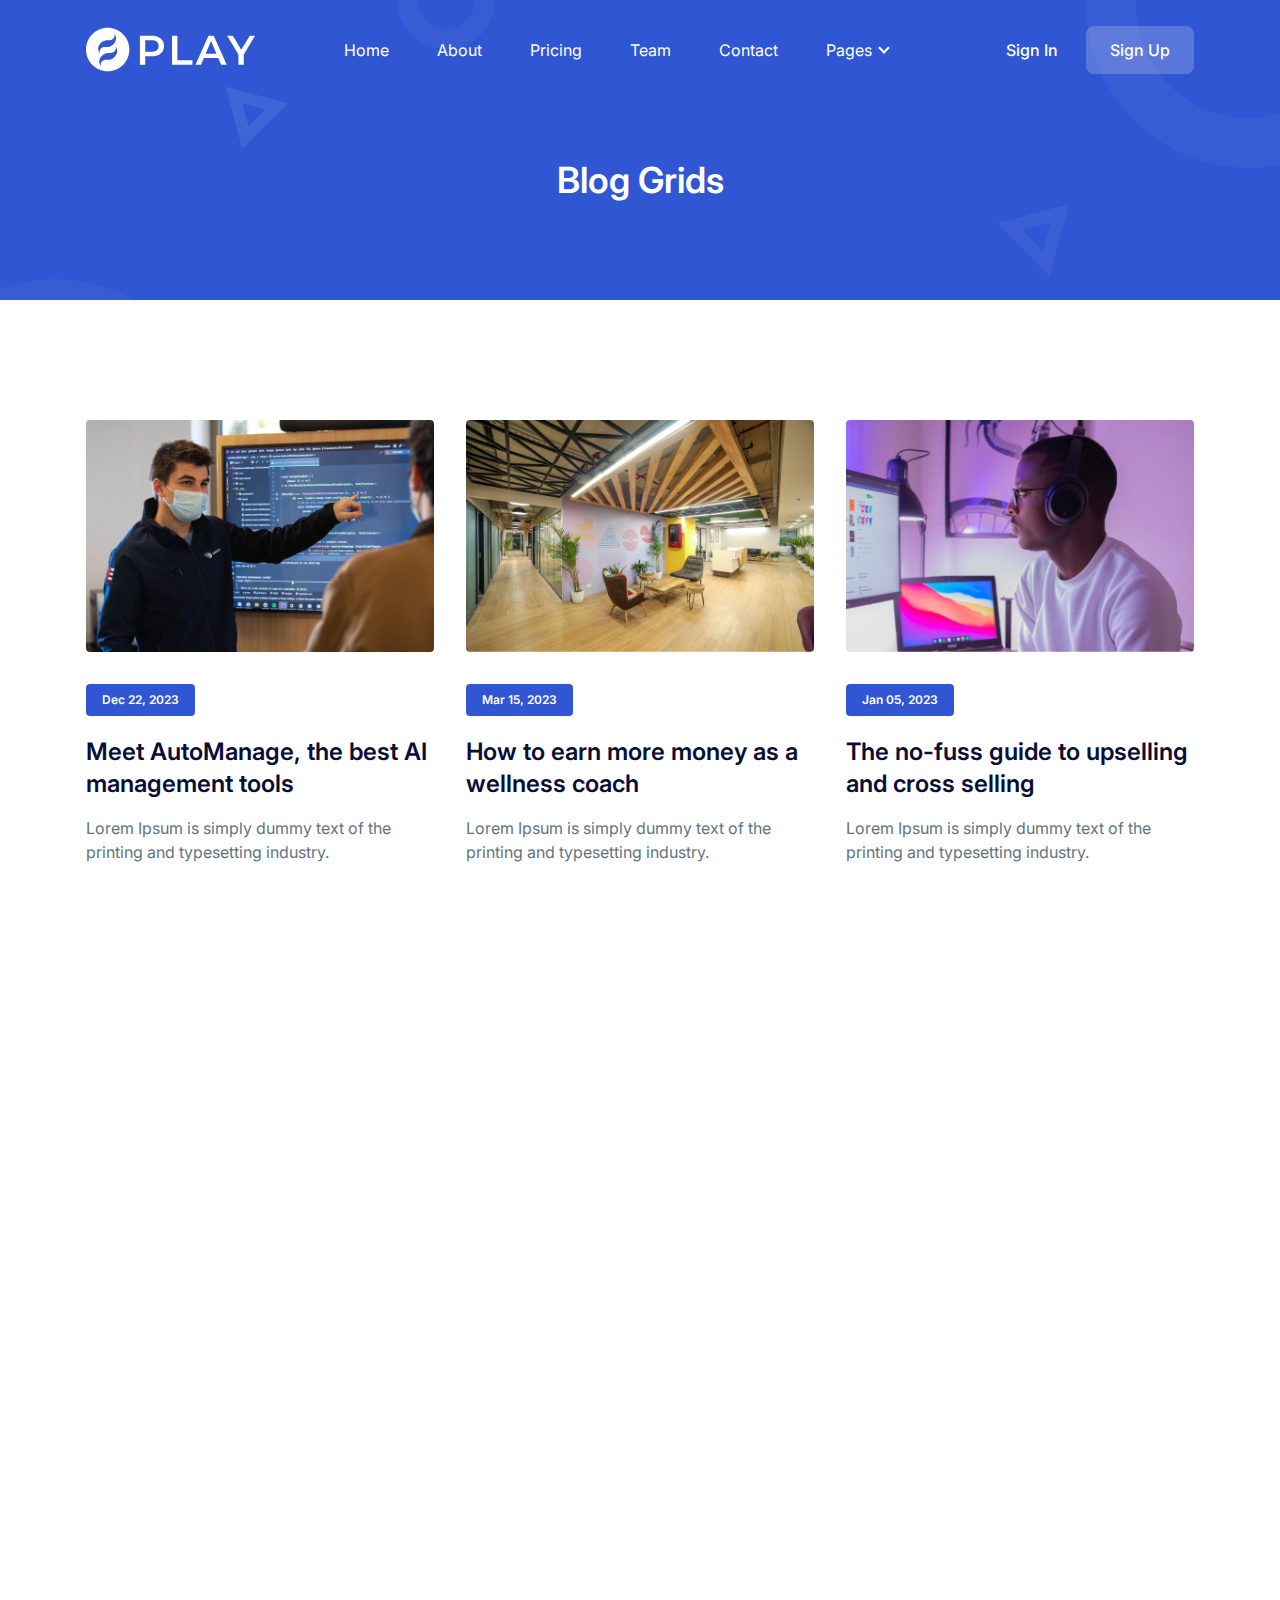
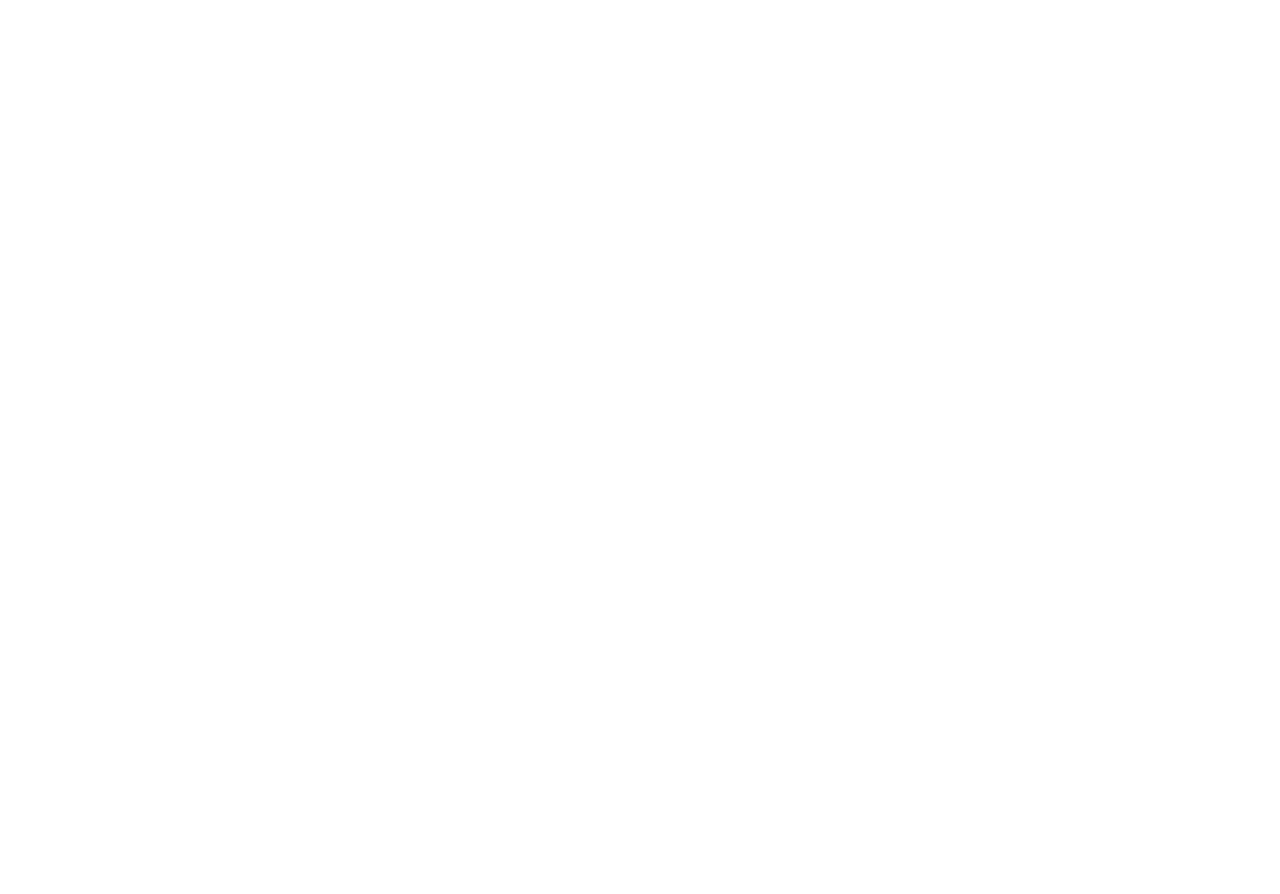
<file: blog-grids.html>
<!DOCTYPE html>
<html lang="en">
  <head>
    <meta charset="UTF-8" />
    <meta http-equiv="X-UA-Compatible" content="IE=edge" />
    <meta name="viewport" content="width=device-width, initial-scale=1.0" />
    <title>Blog Grids | Play Tailwind</title>
    <link
      rel="shortcut icon"
      href="assets/images/favicon.png"
      type="image/x-icon"
    />
    <link rel="stylesheet" href="assets/css/animate.css" />
    <link rel="stylesheet" href="assets/css/tailwind.css" />

    <!-- ==== WOW JS ==== -->
    <script src="assets/js/wow.min.js"></script>
    <script>
      new WOW().init();
    </script>
  </head>
  <body>
    <!-- ====== Navbar Section Start -->
    <div
      class="
        ud-header
        bg-transparent
        absolute
        top-0
        left-0
        z-40
        w-full
        flex
        items-center
      "
    >
      <div class="container">
        <div class="flex -mx-4 items-center justify-between relative">
          <div class="px-4 w-60 max-w-full">
            <a href="index.html" class="navbar-logo w-full block py-5">
              <img
                src="assets/images/logo/logo-white.svg"
                alt="logo"
                class="w-full header-logo"
              />
            </a>
          </div>
          <div class="flex px-4 justify-between items-center w-full">
            <div>
              <button
                id="navbarToggler"
                class="
                  block
                  absolute
                  right-4
                  top-1/2
                  -translate-y-1/2
                  lg:hidden
                  focus:ring-2
                  ring-primary
                  px-3
                  py-[6px]
                  rounded-lg
                "
              >
                <span
                  class="relative w-[30px] h-[2px] my-[6px] block bg-white"
                ></span>
                <span
                  class="relative w-[30px] h-[2px] my-[6px] block bg-white"
                ></span>
                <span
                  class="relative w-[30px] h-[2px] my-[6px] block bg-white"
                ></span>
              </button>
              <nav
                id="navbarCollapse"
                class="
                  absolute
                  py-5
                  lg:py-0 lg:px-4
                  xl:px-6
                  bg-white
                  lg:bg-transparent
                  shadow-lg
                  rounded-lg
                  max-w-[250px]
                  w-full
                  lg:max-w-full lg:w-full
                  right-4
                  top-full
                  hidden
                  lg:block lg:static lg:shadow-none
                "
              >
                <ul class="blcok lg:flex">
                  <li class="relative group">
                    <a
                      href="/#home"
                      class="
                        ud-menu-scroll
                        text-base text-dark
                        lg:text-white
                        lg:group-hover:opacity-70
                        lg:group-hover:text-white
                        group-hover:text-primary
                        py-2
                        lg:py-6 lg:inline-flex lg:px-0
                        flex
                        mx-8
                        lg:mr-0
                      "
                    >
                      Home
                    </a>
                  </li>
                  <li class="relative group">
                    <a
                      href="/#about"
                      class="
                        ud-menu-scroll
                        text-base text-dark
                        lg:text-white
                        lg:group-hover:opacity-70
                        lg:group-hover:text-white
                        group-hover:text-primary
                        py-2
                        lg:py-6 lg:inline-flex lg:px-0
                        flex
                        mx-8
                        lg:mr-0 lg:ml-7
                        xl:ml-12
                      "
                    >
                      About
                    </a>
                  </li>
                  <li class="relative group">
                    <a
                      href="/#pricing"
                      class="
                        ud-menu-scroll
                        text-base text-dark
                        lg:text-white
                        lg:group-hover:opacity-70
                        lg:group-hover:text-white
                        group-hover:text-primary
                        py-2
                        lg:py-6 lg:inline-flex lg:px-0
                        flex
                        mx-8
                        lg:mr-0 lg:ml-7
                        xl:ml-12
                      "
                    >
                      Pricing
                    </a>
                  </li>
                  <li class="relative group">
                    <a
                      href="/#team"
                      class="
                        ud-menu-scroll
                        text-base text-dark
                        lg:text-white
                        lg:group-hover:opacity-70
                        lg:group-hover:text-white
                        group-hover:text-primary
                        py-2
                        lg:py-6 lg:inline-flex lg:px-0
                        flex
                        mx-8
                        lg:mr-0 lg:ml-7
                        xl:ml-12
                      "
                    >
                      Team
                    </a>
                  </li>
                  <li class="relative group">
                    <a
                      href="/#contact"
                      class="
                        ud-menu-scroll
                        text-base text-dark
                        lg:text-white
                        lg:group-hover:opacity-70
                        lg:group-hover:text-white
                        group-hover:text-primary
                        py-2
                        lg:py-6 lg:inline-flex lg:px-0
                        flex
                        mx-8
                        lg:mr-0 lg:ml-7
                        xl:ml-12
                      "
                    >
                      Contact
                    </a>
                  </li>
                  <li class="relative group submenu-item">
                    <a
                      href="javascript:void(0)"
                      class="
                        text-base text-dark
                        lg:text-white
                        lg:group-hover:opacity-70
                        lg:group-hover:text-white
                        group-hover:text-primary
                        py-2
                        lg:py-6 lg:inline-flex lg:pl-0 lg:pr-4
                        flex
                        mx-8
                        lg:mr-0 lg:ml-8
                        xl:ml-12
                        relative
                        after:absolute
                        after:w-2
                        after:h-2
                        after:border-b-2
                        after:border-r-2
                        after:border-current
                        after:rotate-45
                        lg:after:right-0
                        after:right-1
                        after:top-1/2
                        after:-translate-y-1/2
                        after:mt-[-2px]
                      "
                    >
                      Pages
                    </a>
                    <div
                      class="
                        submenu
                        hidden
                        relative
                        lg:absolute
                        w-[250px]
                        top-full
                        lg:top-[110%]
                        left-0
                        rounded-sm
                        lg:shadow-lg
                        p-4
                        lg:block lg:opacity-0 lg:invisible
                        group-hover:opacity-100
                        lg:group-hover:visible lg:group-hover:top-full
                        bg-white
                        transition-[top]
                        duration-300
                      "
                    >
                      <a
                        href="about.html"
                        class="
                          block
                          text-sm text-body-color
                          rounded
                          hover:text-primary
                          py-[10px]
                          px-4
                        "
                      >
                        About Page
                      </a>
                      <a
                        href="pricing.html"
                        class="
                          block
                          text-sm text-body-color
                          rounded
                          hover:text-primary
                          py-[10px]
                          px-4
                        "
                      >
                        Pricing Page
                      </a>
                      <a
                        href="contact.html"
                        class="
                          block
                          text-sm text-body-color
                          rounded
                          hover:text-primary
                          py-[10px]
                          px-4
                        "
                      >
                        Contact Page
                      </a>
                      <a
                        href="blog-grids.html"
                        class="
                          block
                          text-sm text-body-color
                          rounded
                          hover:text-primary
                          py-[10px]
                          px-4
                        "
                      >
                        Blog Grid Page
                      </a>
                      <a
                        href="blog-details.html"
                        class="
                          block
                          text-sm text-body-color
                          rounded
                          hover:text-primary
                          py-[10px]
                          px-4
                        "
                      >
                        Blog Details Page
                      </a>
                      <a
                        href="signup.html"
                        class="
                          block
                          text-sm text-body-color
                          rounded
                          hover:text-primary
                          py-[10px]
                          px-4
                        "
                      >
                        Sign Up Page
                      </a>
                      <a
                        href="signin.html"
                        class="
                          block
                          text-sm text-body-color
                          rounded
                          hover:text-primary
                          py-[10px]
                          px-4
                        "
                      >
                        Sign In Page
                      </a>
                      <a
                        href="404.html"
                        class="
                          block
                          text-sm text-body-color
                          rounded
                          hover:text-primary
                          py-[10px]
                          px-4
                        "
                      >
                        404 Page
                      </a>
                    </div>
                  </li>
                </ul>
              </nav>
            </div>
            <div class="sm:flex justify-end hidden pr-16 lg:pr-0">
              <a
                href="signin.html"
                class="
                  text-base
                  font-medium
                  text-white
                  hover:opacity-70
                  py-3
                  px-7
                  loginBtn
                "
              >
                Sign In
              </a>
              <a
                href="signup.html"
                class="
                  text-base
                  font-medium
                  text-white
                  bg-white bg-opacity-20
                  rounded-lg
                  py-3
                  px-6
                  hover:bg-opacity-100 hover:text-dark
                  signUpBtn
                  duration-300
                  ease-in-out
                "
              >
                Sign Up
              </a>
            </div>
          </div>
        </div>
      </div>
    </div>
    <!-- ====== Navbar Section End -->

    <!-- ====== Banner Section Start -->
    <div
      class="
        relative
        z-10
        pt-[120px]
        md:pt-[130px]
        lg:pt-[160px]
        pb-[100px]
        bg-primary
        overflow-hidden
      "
    >
      <div class="container">
        <div class="flex flex-wrap items-center -mx-4">
          <div class="w-full px-4">
            <div class="text-center">
              <h1 class="font-semibold text-white text-4xl">Blog Grids</h1>
            </div>
          </div>
        </div>
      </div>
      <div>
        <span class="absolute top-0 left-0 z-[-1]">
          <svg
            width="495"
            height="470"
            viewBox="0 0 495 470"
            fill="none"
            xmlns="http://www.w3.org/2000/svg"
          >
            <circle
              cx="55"
              cy="442"
              r="138"
              stroke="white"
              stroke-opacity="0.04"
              stroke-width="50"
            />
            <circle
              cx="446"
              r="39"
              stroke="white"
              stroke-opacity="0.04"
              stroke-width="20"
            />
            <path
              d="M245.406 137.609L233.985 94.9852L276.609 106.406L245.406 137.609Z"
              stroke="white"
              stroke-opacity="0.08"
              stroke-width="12"
            />
          </svg>
        </span>
        <span class="absolute top-0 right-0 z-[-1]">
          <svg
            width="493"
            height="470"
            viewBox="0 0 493 470"
            fill="none"
            xmlns="http://www.w3.org/2000/svg"
          >
            <circle
              cx="462"
              cy="5"
              r="138"
              stroke="white"
              stroke-opacity="0.04"
              stroke-width="50"
            />
            <circle
              cx="49"
              cy="470"
              r="39"
              stroke="white"
              stroke-opacity="0.04"
              stroke-width="20"
            />
            <path
              d="M222.393 226.701L272.808 213.192L259.299 263.607L222.393 226.701Z"
              stroke="white"
              stroke-opacity="0.06"
              stroke-width="13"
            />
          </svg>
        </span>
      </div>
    </div>
    <!-- ====== Banner Section End -->

    <!-- ====== Blog Section Start -->
    <section class="pt-20 lg:pt-[120px] pb-10 lg:pb-20">
      <div class="container">
        <div class="flex flex-wrap -mx-4">
          <div class="w-full md:w-1/2 lg:w-1/3 px-4">
            <div class="mb-10 group wow fadeInUp" data-wow-delay=".1s">
              <div class="rounded overflow-hidden mb-8">
                <a href="blog-details.html" class="block">
                  <img
                    src="assets/images/blog/blog-01.jpg"
                    alt="image"
                    class="
                      w-full
                      transition
                      group-hover:scale-125 group-hover:rotate-6
                    "
                  />
                </a>
              </div>
              <div>
                <span
                  class="
                    bg-primary
                    rounded
                    inline-block
                    text-center
                    py-1
                    px-4
                    text-xs
                    leading-loose
                    font-semibold
                    text-white
                    mb-5
                  "
                >
                  Dec 22, 2023
                </span>
                <h3>
                  <a
                    href="blog-details.html"
                    class="
                      font-semibold
                      text-xl
                      sm:text-2xl
                      lg:text-xl
                      xl:text-2xl
                      mb-4
                      inline-block
                      text-dark
                      hover:text-primary
                    "
                  >
                    Meet AutoManage, the best AI management tools
                  </a>
                </h3>
                <p class="text-base text-body-color">
                  Lorem Ipsum is simply dummy text of the printing and
                  typesetting industry.
                </p>
              </div>
            </div>
          </div>
          <div class="w-full md:w-1/2 lg:w-1/3 px-4">
            <div class="mb-10 group wow fadeInUp" data-wow-delay=".15s">
              <div class="rounded overflow-hidden mb-8">
                <a href="blog-details.html" class="block">
                  <img
                    src="assets/images/blog/blog-02.jpg"
                    alt="image"
                    class="
                      w-full
                      transition
                      group-hover:scale-125 group-hover:rotate-6
                    "
                  />
                </a>
              </div>
              <div>
                <span
                  class="
                    bg-primary
                    rounded
                    inline-block
                    text-center
                    py-1
                    px-4
                    text-xs
                    leading-loose
                    font-semibold
                    text-white
                    mb-5
                  "
                >
                  Mar 15, 2023
                </span>
                <h3>
                  <a
                    href="blog-details.html"
                    class="
                      font-semibold
                      text-xl
                      sm:text-2xl
                      lg:text-xl
                      xl:text-2xl
                      mb-4
                      inline-block
                      text-dark
                      hover:text-primary
                    "
                  >
                    How to earn more money as a wellness coach
                  </a>
                </h3>
                <p class="text-base text-body-color">
                  Lorem Ipsum is simply dummy text of the printing and
                  typesetting industry.
                </p>
              </div>
            </div>
          </div>
          <div class="w-full md:w-1/2 lg:w-1/3 px-4">
            <div class="mb-10 group wow fadeInUp" data-wow-delay=".2s">
              <div class="rounded overflow-hidden mb-8">
                <a href="blog-details.html" class="block">
                  <img
                    src="assets/images/blog/blog-03.jpg"
                    alt="image"
                    class="
                      w-full
                      transition
                      group-hover:scale-125 group-hover:rotate-6
                    "
                  />
                </a>
              </div>
              <div>
                <span
                  class="
                    bg-primary
                    rounded
                    inline-block
                    text-center
                    py-1
                    px-4
                    text-xs
                    leading-loose
                    font-semibold
                    text-white
                    mb-5
                  "
                >
                  Jan 05, 2023
                </span>
                <h3>
                  <a
                    href="blog-details.html"
                    class="
                      font-semibold
                      text-xl
                      sm:text-2xl
                      lg:text-xl
                      xl:text-2xl
                      mb-4
                      inline-block
                      text-dark
                      hover:text-primary
                    "
                  >
                    The no-fuss guide to upselling and cross selling
                  </a>
                </h3>
                <p class="text-base text-body-color">
                  Lorem Ipsum is simply dummy text of the printing and
                  typesetting industry.
                </p>
              </div>
            </div>
          </div>
          <div class="w-full md:w-1/2 lg:w-1/3 px-4">
            <div class="mb-10 group wow fadeInUp" data-wow-delay=".1s">
              <div class="rounded overflow-hidden mb-8">
                <a href="blog-details.html" class="block">
                  <img
                    src="assets/images/blog/blog-02.jpg"
                    alt="image"
                    class="
                      w-full
                      transition
                      group-hover:scale-125 group-hover:rotate-6
                    "
                  />
                </a>
              </div>
              <div>
                <span
                  class="
                    bg-primary
                    rounded
                    inline-block
                    text-center
                    py-1
                    px-4
                    text-xs
                    leading-loose
                    font-semibold
                    text-white
                    mb-5
                  "
                >
                  Mar 15, 2023
                </span>
                <h3>
                  <a
                    href="blog-details.html"
                    class="
                      font-semibold
                      text-xl
                      sm:text-2xl
                      lg:text-xl
                      xl:text-2xl
                      mb-4
                      inline-block
                      text-dark
                      hover:text-primary
                    "
                  >
                    How to earn more money as a wellness coach
                  </a>
                </h3>
                <p class="text-base text-body-color">
                  Lorem Ipsum is simply dummy text of the printing and
                  typesetting industry.
                </p>
              </div>
            </div>
          </div>
          <div class="w-full md:w-1/2 lg:w-1/3 px-4">
            <div class="mb-10 group wow fadeInUp" data-wow-delay=".15s">
              <div class="rounded overflow-hidden mb-8">
                <a href="blog-details.html" class="block">
                  <img
                    src="assets/images/blog/blog-03.jpg"
                    alt="image"
                    class="
                      w-full
                      transition
                      group-hover:scale-125 group-hover:rotate-6
                    "
                  />
                </a>
              </div>
              <div>
                <span
                  class="
                    bg-primary
                    rounded
                    inline-block
                    text-center
                    py-1
                    px-4
                    text-xs
                    leading-loose
                    font-semibold
                    text-white
                    mb-5
                  "
                >
                  Jan 05, 2023
                </span>
                <h3>
                  <a
                    href="blog-details.html"
                    class="
                      font-semibold
                      text-xl
                      sm:text-2xl
                      lg:text-xl
                      xl:text-2xl
                      mb-4
                      inline-block
                      text-dark
                      hover:text-primary
                    "
                  >
                    The no-fuss guide to upselling and cross selling
                  </a>
                </h3>
                <p class="text-base text-body-color">
                  Lorem Ipsum is simply dummy text of the printing and
                  typesetting industry.
                </p>
              </div>
            </div>
          </div>
          <div class="w-full md:w-1/2 lg:w-1/3 px-4">
            <div class="mb-10 group wow fadeInUp" data-wow-delay=".2s">
              <div class="rounded overflow-hidden mb-8">
                <a href="blog-details.html" class="block">
                  <img
                    src="assets/images/blog/blog-01.jpg"
                    alt="image"
                    class="
                      w-full
                      transition
                      group-hover:scale-125 group-hover:rotate-6
                    "
                  />
                </a>
              </div>
              <div>
                <span
                  class="
                    bg-primary
                    rounded
                    inline-block
                    text-center
                    py-1
                    px-4
                    text-xs
                    leading-loose
                    font-semibold
                    text-white
                    mb-5
                  "
                >
                  Dec 22, 2023
                </span>
                <h3>
                  <a
                    href="blog-details.html"
                    class="
                      font-semibold
                      text-xl
                      sm:text-2xl
                      lg:text-xl
                      xl:text-2xl
                      mb-4
                      inline-block
                      text-dark
                      hover:text-primary
                    "
                  >
                    Meet AutoManage, the best AI management tools
                  </a>
                </h3>
                <p class="text-base text-body-color">
                  Lorem Ipsum is simply dummy text of the printing and
                  typesetting industry.
                </p>
              </div>
            </div>
          </div>
          <div class="w-full md:w-1/2 lg:w-1/3 px-4">
            <div class="mb-10 group wow fadeInUp" data-wow-delay=".1s">
              <div class="rounded overflow-hidden mb-8">
                <a href="blog-details.html" class="block">
                  <img
                    src="assets/images/blog/blog-01.jpg"
                    alt="image"
                    class="
                      w-full
                      transition
                      group-hover:scale-125 group-hover:rotate-6
                    "
                  />
                </a>
              </div>
              <div>
                <span
                  class="
                    bg-primary
                    rounded
                    inline-block
                    text-center
                    py-1
                    px-4
                    text-xs
                    leading-loose
                    font-semibold
                    text-white
                    mb-5
                  "
                >
                  Dec 22, 2023
                </span>
                <h3>
                  <a
                    href="blog-details.html"
                    class="
                      font-semibold
                      text-xl
                      sm:text-2xl
                      lg:text-xl
                      xl:text-2xl
                      mb-4
                      inline-block
                      text-dark
                      hover:text-primary
                    "
                  >
                    Meet AutoManage, the best AI management tools
                  </a>
                </h3>
                <p class="text-base text-body-color">
                  Lorem Ipsum is simply dummy text of the printing and
                  typesetting industry.
                </p>
              </div>
            </div>
          </div>
          <div class="w-full md:w-1/2 lg:w-1/3 px-4">
            <div class="mb-10 group wow fadeInUp" data-wow-delay=".15s">
              <div class="rounded overflow-hidden mb-8">
                <a href="blog-details.html" class="block">
                  <img
                    src="assets/images/blog/blog-02.jpg"
                    alt="image"
                    class="
                      w-full
                      transition
                      group-hover:scale-125 group-hover:rotate-6
                    "
                  />
                </a>
              </div>
              <div>
                <span
                  class="
                    bg-primary
                    rounded
                    inline-block
                    text-center
                    py-1
                    px-4
                    text-xs
                    leading-loose
                    font-semibold
                    text-white
                    mb-5
                  "
                >
                  Mar 15, 2023
                </span>
                <h3>
                  <a
                    href="blog-details.html"
                    class="
                      font-semibold
                      text-xl
                      sm:text-2xl
                      lg:text-xl
                      xl:text-2xl
                      mb-4
                      inline-block
                      text-dark
                      hover:text-primary
                    "
                  >
                    How to earn more money as a wellness coach
                  </a>
                </h3>
                <p class="text-base text-body-color">
                  Lorem Ipsum is simply dummy text of the printing and
                  typesetting industry.
                </p>
              </div>
            </div>
          </div>
          <div class="w-full md:w-1/2 lg:w-1/3 px-4">
            <div class="mb-10 group wow fadeInUp" data-wow-delay=".2s">
              <div class="rounded overflow-hidden mb-8">
                <a href="blog-details.html" class="block">
                  <img
                    src="assets/images/blog/blog-03.jpg"
                    alt="image"
                    class="
                      w-full
                      transition
                      group-hover:scale-125 group-hover:rotate-6
                    "
                  />
                </a>
              </div>
              <div>
                <span
                  class="
                    bg-primary
                    rounded
                    inline-block
                    text-center
                    py-1
                    px-4
                    text-xs
                    leading-loose
                    font-semibold
                    text-white
                    mb-5
                  "
                >
                  Jan 05, 2023
                </span>
                <h3>
                  <a
                    href="blog-details.html"
                    class="
                      font-semibold
                      text-xl
                      sm:text-2xl
                      lg:text-xl
                      xl:text-2xl
                      mb-4
                      inline-block
                      text-dark
                      hover:text-primary
                    "
                  >
                    The no-fuss guide to upselling and cross selling
                  </a>
                </h3>
                <p class="text-base text-body-color">
                  Lorem Ipsum is simply dummy text of the printing and
                  typesetting industry.
                </p>
              </div>
            </div>
          </div>
        </div>
      </div>
    </section>
    <!-- ====== Blog Section End -->

    <!-- ====== Footer Section Start -->
    <footer
      class="bg-black pt-20 lg:pt-[120px] relative z-10 wow fadeInUp"
      data-wow-delay=".15s"
    >
      <div class="container">
        <div class="flex flex-wrap -mx-4">
          <div class="w-full sm:w-1/2 md:w-1/2 lg:w-4/12 xl:w-3/12 px-4">
            <div class="w-full mb-10">
              <a
                href="javascript:void(0)"
                class="inline-block max-w-[160px] mb-6"
              >
                <img
                  src="assets/images/logo/logo-white.svg"
                  alt="logo"
                  class="max-w-full"
                />
              </a>
              <p class="text-base text-[#f3f4fe] mb-7">
                We create digital experiences for brands and companies by using
                technology.
              </p>
              <div class="flex items-center -mx-3">
                <a
                  href="javascript:void(0)"
                  class="px-3 text-[#dddddd] hover:text-white"
                >
                  <svg
                    width="10"
                    height="18"
                    viewBox="0 0 10 18"
                    class="fill-current"
                  >
                    <path
                      d="M9.00007 6.82105H7.50006H6.96434V6.27097V4.56571V4.01562H7.50006H8.62507C8.91971 4.01562 9.16078 3.79559 9.16078 3.46554V0.550085C9.16078 0.247538 8.9465 0 8.62507 0H6.66969C4.55361 0 3.08038 1.54024 3.08038 3.82309V6.21596V6.76605H2.54466H0.72322C0.348217 6.76605 0 7.06859 0 7.50866V9.48897C0 9.87402 0.294645 10.2316 0.72322 10.2316H2.49109H3.02681V10.7817V16.31C3.02681 16.6951 3.32145 17.0526 3.75003 17.0526H6.26791C6.42862 17.0526 6.56255 16.9701 6.66969 16.8601C6.77684 16.7501 6.8572 16.5576 6.8572 16.3925V10.8092V10.2591H7.4197H8.62507C8.97328 10.2591 9.24114 10.0391 9.29471 9.709V9.6815V9.65399L9.66972 7.7562C9.6965 7.56367 9.66972 7.34363 9.509 7.1236C9.45543 6.98608 9.21436 6.84856 9.00007 6.82105Z"
                    />
                  </svg>
                </a>
                <a
                  href="javascript:void(0)"
                  class="px-3 text-[#dddddd] hover:text-white"
                >
                  <svg
                    width="19"
                    height="15"
                    viewBox="0 0 19 15"
                    class="fill-current"
                  >
                    <path
                      d="M16.2622 3.17878L17.33 1.93293C17.6391 1.59551 17.7234 1.33595 17.7515 1.20618C16.9085 1.67337 16.1217 1.82911 15.6159 1.82911H15.4192L15.3068 1.72528C14.6324 1.18022 13.7894 0.894714 12.8902 0.894714C10.9233 0.894714 9.37779 2.40012 9.37779 4.13913C9.37779 4.24295 9.37779 4.39868 9.40589 4.5025L9.49019 5.02161L8.90009 4.99565C5.30334 4.89183 2.35288 2.03675 1.87518 1.5436C1.08839 2.84136 1.53799 4.08722 2.01568 4.86587L2.97107 6.31937L1.45369 5.54071C1.48179 6.63084 1.93138 7.48736 2.80247 8.11029L3.56116 8.62939L2.80247 8.9149C3.28017 10.2386 4.34795 10.7837 5.13474 10.9913L6.17443 11.2509L5.19094 11.8738C3.61736 12.912 1.65039 12.8342 0.779297 12.7563C2.54957 13.8983 4.65705 14.1579 6.11823 14.1579C7.21412 14.1579 8.02901 14.0541 8.2257 13.9762C16.0936 12.2631 16.4589 5.77431 16.4589 4.47655V4.29486L16.6275 4.19104C17.5829 3.36047 17.9763 2.91923 18.2011 2.65967C18.1168 2.68563 18.0044 2.73754 17.892 2.7635L16.2622 3.17878Z"
                    />
                  </svg>
                </a>
                <a
                  href="javascript:void(0)"
                  class="px-3 text-[#dddddd] hover:text-white"
                >
                  <svg
                    width="18"
                    height="18"
                    viewBox="0 0 18 18"
                    class="fill-current"
                  >
                    <path
                      d="M8.91688 12.4995C10.6918 12.4995 12.1306 11.0911 12.1306 9.35385C12.1306 7.61655 10.6918 6.20819 8.91688 6.20819C7.14197 6.20819 5.70312 7.61655 5.70312 9.35385C5.70312 11.0911 7.14197 12.4995 8.91688 12.4995Z"
                    />
                    <path
                      d="M12.4078 0.947388H5.37075C2.57257 0.947388 0.300781 3.17104 0.300781 5.90993V12.7436C0.300781 15.5367 2.57257 17.7604 5.37075 17.7604H12.3524C15.2059 17.7604 17.4777 15.5367 17.4777 12.7978V5.90993C17.4777 3.17104 15.2059 0.947388 12.4078 0.947388ZM8.91696 13.4758C6.56206 13.4758 4.70584 11.6047 4.70584 9.35389C4.70584 7.10312 6.58976 5.23199 8.91696 5.23199C11.2165 5.23199 13.1004 7.10312 13.1004 9.35389C13.1004 11.6047 11.2442 13.4758 8.91696 13.4758ZM14.735 5.61164C14.4579 5.90993 14.0423 6.07264 13.5714 6.07264C13.1558 6.07264 12.7402 5.90993 12.4078 5.61164C12.103 5.31334 11.9368 4.9337 11.9368 4.47269C11.9368 4.01169 12.103 3.65916 12.4078 3.33375C12.7125 3.00834 13.1004 2.84563 13.5714 2.84563C13.9869 2.84563 14.4302 3.00834 14.735 3.30663C15.012 3.65916 15.2059 4.06593 15.2059 4.49981C15.1782 4.9337 15.012 5.31334 14.735 5.61164Z"
                    />
                    <path
                      d="M13.5985 3.82184C13.2383 3.82184 12.9336 4.12013 12.9336 4.47266C12.9336 4.82519 13.2383 5.12349 13.5985 5.12349C13.9587 5.12349 14.2634 4.82519 14.2634 4.47266C14.2634 4.12013 13.9864 3.82184 13.5985 3.82184Z"
                    />
                  </svg>
                </a>
                <a
                  href="javascript:void(0)"
                  class="px-3 text-[#dddddd] hover:text-white"
                >
                  <svg
                    width="18"
                    height="18"
                    viewBox="0 0 18 18"
                    class="fill-current"
                  >
                    <path
                      d="M16.7821 0.947388H1.84847C1.14272 0.947388 0.578125 1.49747 0.578125 2.18508V16.7623C0.578125 17.4224 1.14272 18 1.84847 18H16.7257C17.4314 18 17.996 17.4499 17.996 16.7623V2.15757C18.0525 1.49747 17.4879 0.947388 16.7821 0.947388ZM5.7442 15.4421H3.17528V7.32837H5.7442V15.4421ZM4.44563 6.2007C3.59873 6.2007 2.94944 5.5406 2.94944 4.74297C2.94944 3.94535 3.62696 3.28525 4.44563 3.28525C5.26429 3.28525 5.94181 3.94535 5.94181 4.74297C5.94181 5.5406 5.32075 6.2007 4.44563 6.2007ZM15.4835 15.4421H12.9146V11.509C12.9146 10.5739 12.8864 9.33618 11.5596 9.33618C10.2045 9.33618 10.0069 10.3813 10.0069 11.4265V15.4421H7.438V7.32837H9.95046V8.45605H9.9787C10.3457 7.79594 11.1644 7.13584 12.4347 7.13584C15.0601 7.13584 15.54 8.7861 15.54 11.0414V15.4421H15.4835Z"
                    />
                  </svg>
                </a>
              </div>
            </div>
          </div>
          <div class="w-full sm:w-1/2 md:w-1/2 lg:w-2/12 xl:w-2/12 px-4">
            <div class="w-full mb-10">
              <h4 class="text-white text-lg font-semibold mb-9">About Us</h4>
              <ul>
                <li>
                  <a
                    href="javascript:void(0)"
                    class="
                      inline-block
                      text-base text-[#f3f4fe]
                      hover:text-primary
                      leading-loose
                      mb-2
                    "
                  >
                    Home
                  </a>
                </li>
                <li>
                  <a
                    href="javascript:void(0)"
                    class="
                      inline-block
                      text-base text-[#f3f4fe]
                      hover:text-primary
                      leading-loose
                      mb-2
                    "
                  >
                    Features
                  </a>
                </li>
                <li>
                  <a
                    href="javascript:void(0)"
                    class="
                      inline-block
                      text-base text-[#f3f4fe]
                      hover:text-primary
                      leading-loose
                      mb-2
                    "
                  >
                    About
                  </a>
                </li>
                <li>
                  <a
                    href="javascript:void(0)"
                    class="
                      inline-block
                      text-base text-[#f3f4fe]
                      hover:text-primary
                      leading-loose
                      mb-2
                    "
                  >
                    Testimonial
                  </a>
                </li>
              </ul>
            </div>
          </div>
          <div class="w-full sm:w-1/2 md:w-1/2 lg:w-3/12 xl:w-2/12 px-4">
            <div class="w-full mb-10">
              <h4 class="text-white text-lg font-semibold mb-9">Features</h4>
              <ul>
                <li>
                  <a
                    href="javascript:void(0)"
                    class="
                      inline-block
                      text-base text-[#f3f4fe]
                      hover:text-primary
                      leading-loose
                      mb-2
                    "
                  >
                    How it works
                  </a>
                </li>
                <li>
                  <a
                    href="javascript:void(0)"
                    class="
                      inline-block
                      text-base text-[#f3f4fe]
                      hover:text-primary
                      leading-loose
                      mb-2
                    "
                  >
                    Privacy policy
                  </a>
                </li>
                <li>
                  <a
                    href="javascript:void(0)"
                    class="
                      inline-block
                      text-base text-[#f3f4fe]
                      hover:text-primary
                      leading-loose
                      mb-2
                    "
                  >
                    Terms of Service
                  </a>
                </li>
                <li>
                  <a
                    href="javascript:void(0)"
                    class="
                      inline-block
                      text-base text-[#f3f4fe]
                      hover:text-primary
                      leading-loose
                      mb-2
                    "
                  >
                    Refund policy
                  </a>
                </li>
              </ul>
            </div>
          </div>
          <div class="w-full sm:w-1/2 md:w-1/2 lg:w-3/12 xl:w-2/12 px-4">
            <div class="w-full mb-10">
              <h4 class="text-white text-lg font-semibold mb-9">
                Our Products
              </h4>
              <ul>
                <li>
                  <a
                    href="javascript:void(0)"
                    class="
                      inline-block
                      text-base text-[#f3f4fe]
                      hover:text-primary
                      leading-loose
                      mb-2
                    "
                  >
                    LineIcons
                  </a>
                </li>
                <li>
                  <a
                    href="javascript:void(0)"
                    class="
                      inline-block
                      text-base text-[#f3f4fe]
                      hover:text-primary
                      leading-loose
                      mb-2
                    "
                  >
                    Ecommerce HTML
                  </a>
                </li>
                <li>
                  <a
                    href="javascript:void(0)"
                    class="
                      inline-block
                      text-base text-[#f3f4fe]
                      hover:text-primary
                      leading-loose
                      mb-2
                    "
                  >
                    Ayro UI
                  </a>
                </li>
                <li>
                  <a
                    href="javascript:void(0)"
                    class="
                      inline-block
                      text-base text-[#f3f4fe]
                      hover:text-primary
                      leading-loose
                      mb-2
                    "
                  >
                    PlainAdmin
                  </a>
                </li>
              </ul>
            </div>
          </div>
          <div class="w-full md:w-2/3 lg:w-6/12 xl:w-3/12 px-4">
            <div class="w-full mb-10">
              <h4 class="text-white text-lg font-semibold mb-9">Partners</h4>
              <ul class="flex flex-wrap items-center">
                <li>
                  <a
                    href="https://tailgrids.com"
                    rel="nofollow noopner"
                    target="_blank"
                    class="
                      block
                      mb-6
                      mr-5
                      max-w-[120px]
                      xl:max-w-[100px]
                      2xl:max-w-[120px]
                    "
                  >
                    <img
                      src="assets/images/footer/brands/tailgrids.svg"
                      alt="tailgrids"
                    />
                  </a>
                </li>
                <li>
                  <a
                    href="https://ayroui.com"
                    rel="nofollow noopner"
                    target="_blank"
                    class="
                      block
                      mb-6
                      mr-5
                      max-w-[120px]
                      xl:max-w-[100px]
                      2xl:max-w-[120px]
                    "
                  >
                    <img
                      src="assets/images/footer/brands/ayroui.svg"
                      alt="ayroui"
                    />
                  </a>
                </li>
                <li>
                  <a
                    href="https://ecommercehtml.com"
                    rel="nofollow noopner"
                    target="_blank"
                    class="
                      block
                      mb-6
                      mr-5
                      max-w-[120px]
                      xl:max-w-[100px]
                      2xl:max-w-[120px]
                    "
                  >
                    <img
                      src="assets/images/footer/brands/ecommerce-html.svg"
                      alt="ecommerce-html"
                    />
                  </a>
                </li>
                <li>
                  <a
                    href="https://graygrids.com"
                    rel="nofollow noopner"
                    target="_blank"
                    class="
                      block
                      mb-6
                      mr-5
                      max-w-[120px]
                      xl:max-w-[100px]
                      2xl:max-w-[120px]
                    "
                  >
                    <img
                      src="assets/images/footer/brands/graygrids.svg"
                      alt="graygrids"
                    />
                  </a>
                </li>
                <li>
                  <a
                    href="https://lineicons.com"
                    rel="nofollow noopner"
                    target="_blank"
                    class="
                      block
                      mb-6
                      mr-5
                      max-w-[120px]
                      xl:max-w-[100px]
                      2xl:max-w-[120px]
                    "
                  >
                    <img
                      src="assets/images/footer/brands/lineicons.svg"
                      alt="lineicons"
                    />
                  </a>
                </li>
                <li>
                  <a
                    href="https://uideck.com"
                    rel="nofollow noopner"
                    target="_blank"
                    class="
                      block
                      mb-6
                      mr-5
                      max-w-[120px]
                      xl:max-w-[100px]
                      2xl:max-w-[120px]
                    "
                  >
                    <img
                      src="assets/images/footer/brands/uideck.svg"
                      alt="uideck"
                    />
                  </a>
                </li>
              </ul>
            </div>
          </div>
        </div>
      </div>

      <div class="border-t border-opacity-40 py-8 mt-12 lg:mt-[60px]">
        <div class="container">
          <div class="flex flex-wrap -mx-4">
            <div class="w-full md:w-2/3 lg:w-1/2 px-4">
              <div class="my-1">
                <div
                  class="
                    flex
                    items-center
                    justify-center
                    md:justify-start
                    -mx-3
                  "
                >
                  <a
                    href="javascript:void(0)"
                    class="text-base text-[#f3f4fe] hover:text-primary px-3"
                  >
                    Privacy policy
                  </a>
                  <a
                    href="javascript:void(0)"
                    class="text-base text-[#f3f4fe] hover:text-primary px-3"
                  >
                    Legal notice
                  </a>
                  <a
                    href="javascript:void(0)"
                    class="text-base text-[#f3f4fe] hover:text-primary px-3"
                  >
                    Terms of service
                  </a>
                </div>
              </div>
            </div>
            <div class="w-full md:w-1/3 lg:w-1/2 px-4">
              <div class="flex justify-center md:justify-end my-1">
                <p class="text-base text-[#f3f4fe]">
                  Designed and Developed by
                  <a
                    href="https://tailgrids.com"
                    rel="nofollow noopner"
                    target="_blank"
                    class="text-primary hover:underline"
                  >
                    TailGrids and UIdeck
                  </a>
                </p>
              </div>
            </div>
          </div>
        </div>
      </div>

      <div>
        <span class="absolute left-0 top-0 z-[-1]">
          <img src="assets/images/footer/shape-1.svg" alt="" />
        </span>

        <span class="absolute bottom-0 right-0 z-[-1]">
          <img src="assets/images/footer/shape-3.svg" alt="" />
        </span>

        <span class="absolute top-0 right-0 z-[-1]">
          <svg
            width="102"
            height="102"
            viewBox="0 0 102 102"
            fill="none"
            xmlns="http://www.w3.org/2000/svg"
          >
            <path
              d="M1.8667 33.1956C2.89765 33.1956 3.7334 34.0318 3.7334 35.0633C3.7334 36.0947 2.89765 36.9309 1.8667 36.9309C0.835744 36.9309 4.50645e-08 36.0947 0 35.0633C-4.50645e-08 34.0318 0.835744 33.1956 1.8667 33.1956Z"
              fill="white"
              fill-opacity="0.08"
            ></path>
            <path
              d="M18.2939 33.1956C19.3249 33.1956 20.1606 34.0318 20.1606 35.0633C20.1606 36.0947 19.3249 36.9309 18.2939 36.9309C17.263 36.9309 16.4272 36.0947 16.4272 35.0633C16.4272 34.0318 17.263 33.1956 18.2939 33.1956Z"
              fill="white"
              fill-opacity="0.08"
            ></path>
            <path
              d="M34.7209 33.195C35.7519 33.195 36.5876 34.0311 36.5876 35.0626C36.5876 36.0941 35.7519 36.9303 34.7209 36.9303C33.69 36.9303 32.8542 36.0941 32.8542 35.0626C32.8542 34.0311 33.69 33.195 34.7209 33.195Z"
              fill="white"
              fill-opacity="0.08"
            ></path>
            <path
              d="M50.9341 33.195C51.965 33.195 52.8008 34.0311 52.8008 35.0626C52.8008 36.0941 51.965 36.9303 50.9341 36.9303C49.9031 36.9303 49.0674 36.0941 49.0674 35.0626C49.0674 34.0311 49.9031 33.195 50.9341 33.195Z"
              fill="white"
              fill-opacity="0.08"
            ></path>
            <path
              d="M1.8667 16.7605C2.89765 16.7605 3.7334 17.5966 3.7334 18.6281C3.7334 19.6596 2.89765 20.4957 1.8667 20.4957C0.835744 20.4957 4.50645e-08 19.6596 0 18.6281C-4.50645e-08 17.5966 0.835744 16.7605 1.8667 16.7605Z"
              fill="white"
              fill-opacity="0.08"
            ></path>
            <path
              d="M18.2939 16.7605C19.3249 16.7605 20.1606 17.5966 20.1606 18.6281C20.1606 19.6596 19.3249 20.4957 18.2939 20.4957C17.263 20.4957 16.4272 19.6596 16.4272 18.6281C16.4272 17.5966 17.263 16.7605 18.2939 16.7605Z"
              fill="white"
              fill-opacity="0.08"
            ></path>
            <path
              d="M34.7209 16.7605C35.7519 16.7605 36.5876 17.5966 36.5876 18.6281C36.5876 19.6596 35.7519 20.4957 34.7209 20.4957C33.69 20.4957 32.8542 19.6596 32.8542 18.6281C32.8542 17.5966 33.69 16.7605 34.7209 16.7605Z"
              fill="white"
              fill-opacity="0.08"
            ></path>
            <path
              d="M50.9341 16.7605C51.965 16.7605 52.8008 17.5966 52.8008 18.6281C52.8008 19.6596 51.965 20.4957 50.9341 20.4957C49.9031 20.4957 49.0674 19.6596 49.0674 18.6281C49.0674 17.5966 49.9031 16.7605 50.9341 16.7605Z"
              fill="white"
              fill-opacity="0.08"
            ></path>
            <path
              d="M1.8667 0.324951C2.89765 0.324951 3.7334 1.16115 3.7334 2.19261C3.7334 3.22408 2.89765 4.06024 1.8667 4.06024C0.835744 4.06024 4.50645e-08 3.22408 0 2.19261C-4.50645e-08 1.16115 0.835744 0.324951 1.8667 0.324951Z"
              fill="white"
              fill-opacity="0.08"
            ></path>
            <path
              d="M18.2939 0.324951C19.3249 0.324951 20.1606 1.16115 20.1606 2.19261C20.1606 3.22408 19.3249 4.06024 18.2939 4.06024C17.263 4.06024 16.4272 3.22408 16.4272 2.19261C16.4272 1.16115 17.263 0.324951 18.2939 0.324951Z"
              fill="white"
              fill-opacity="0.08"
            ></path>
            <path
              d="M34.7209 0.325302C35.7519 0.325302 36.5876 1.16147 36.5876 2.19293C36.5876 3.2244 35.7519 4.06056 34.7209 4.06056C33.69 4.06056 32.8542 3.2244 32.8542 2.19293C32.8542 1.16147 33.69 0.325302 34.7209 0.325302Z"
              fill="white"
              fill-opacity="0.08"
            ></path>
            <path
              d="M50.9341 0.325302C51.965 0.325302 52.8008 1.16147 52.8008 2.19293C52.8008 3.2244 51.965 4.06056 50.9341 4.06056C49.9031 4.06056 49.0674 3.2244 49.0674 2.19293C49.0674 1.16147 49.9031 0.325302 50.9341 0.325302Z"
              fill="white"
              fill-opacity="0.08"
            ></path>
            <path
              d="M66.9037 33.1956C67.9346 33.1956 68.7704 34.0318 68.7704 35.0633C68.7704 36.0947 67.9346 36.9309 66.9037 36.9309C65.8727 36.9309 65.037 36.0947 65.037 35.0633C65.037 34.0318 65.8727 33.1956 66.9037 33.1956Z"
              fill="white"
              fill-opacity="0.08"
            ></path>
            <path
              d="M83.3307 33.1956C84.3616 33.1956 85.1974 34.0318 85.1974 35.0633C85.1974 36.0947 84.3616 36.9309 83.3307 36.9309C82.2997 36.9309 81.464 36.0947 81.464 35.0633C81.464 34.0318 82.2997 33.1956 83.3307 33.1956Z"
              fill="white"
              fill-opacity="0.08"
            ></path>
            <path
              d="M99.7576 33.1956C100.789 33.1956 101.624 34.0318 101.624 35.0633C101.624 36.0947 100.789 36.9309 99.7576 36.9309C98.7266 36.9309 97.8909 36.0947 97.8909 35.0633C97.8909 34.0318 98.7266 33.1956 99.7576 33.1956Z"
              fill="white"
              fill-opacity="0.08"
            ></path>
            <path
              d="M66.9037 16.7605C67.9346 16.7605 68.7704 17.5966 68.7704 18.6281C68.7704 19.6596 67.9346 20.4957 66.9037 20.4957C65.8727 20.4957 65.037 19.6596 65.037 18.6281C65.037 17.5966 65.8727 16.7605 66.9037 16.7605Z"
              fill="white"
              fill-opacity="0.08"
            ></path>
            <path
              d="M83.3307 16.7605C84.3616 16.7605 85.1974 17.5966 85.1974 18.6281C85.1974 19.6596 84.3616 20.4957 83.3307 20.4957C82.2997 20.4957 81.464 19.6596 81.464 18.6281C81.464 17.5966 82.2997 16.7605 83.3307 16.7605Z"
              fill="white"
              fill-opacity="0.08"
            ></path>
            <path
              d="M99.7576 16.7605C100.789 16.7605 101.624 17.5966 101.624 18.6281C101.624 19.6596 100.789 20.4957 99.7576 20.4957C98.7266 20.4957 97.8909 19.6596 97.8909 18.6281C97.8909 17.5966 98.7266 16.7605 99.7576 16.7605Z"
              fill="white"
              fill-opacity="0.08"
            ></path>
            <path
              d="M66.9037 0.324966C67.9346 0.324966 68.7704 1.16115 68.7704 2.19261C68.7704 3.22408 67.9346 4.06024 66.9037 4.06024C65.8727 4.06024 65.037 3.22408 65.037 2.19261C65.037 1.16115 65.8727 0.324966 66.9037 0.324966Z"
              fill="white"
              fill-opacity="0.08"
            ></path>
            <path
              d="M83.3307 0.324951C84.3616 0.324951 85.1974 1.16115 85.1974 2.19261C85.1974 3.22408 84.3616 4.06024 83.3307 4.06024C82.2997 4.06024 81.464 3.22408 81.464 2.19261C81.464 1.16115 82.2997 0.324951 83.3307 0.324951Z"
              fill="white"
              fill-opacity="0.08"
            ></path>
            <path
              d="M99.7576 0.324951C100.789 0.324951 101.624 1.16115 101.624 2.19261C101.624 3.22408 100.789 4.06024 99.7576 4.06024C98.7266 4.06024 97.8909 3.22408 97.8909 2.19261C97.8909 1.16115 98.7266 0.324951 99.7576 0.324951Z"
              fill="white"
              fill-opacity="0.08"
            ></path>
            <path
              d="M1.8667 82.2029C2.89765 82.2029 3.7334 83.039 3.7334 84.0705C3.7334 85.102 2.89765 85.9382 1.8667 85.9382C0.835744 85.9382 4.50645e-08 85.102 0 84.0705C-4.50645e-08 83.039 0.835744 82.2029 1.8667 82.2029Z"
              fill="white"
              fill-opacity="0.08"
            ></path>
            <path
              d="M18.2939 82.2029C19.3249 82.2029 20.1606 83.039 20.1606 84.0705C20.1606 85.102 19.3249 85.9382 18.2939 85.9382C17.263 85.9382 16.4272 85.102 16.4272 84.0705C16.4272 83.039 17.263 82.2029 18.2939 82.2029Z"
              fill="white"
              fill-opacity="0.08"
            ></path>
            <path
              d="M34.7209 82.2026C35.7519 82.2026 36.5876 83.0387 36.5876 84.0702C36.5876 85.1017 35.7519 85.9378 34.7209 85.9378C33.69 85.9378 32.8542 85.1017 32.8542 84.0702C32.8542 83.0387 33.69 82.2026 34.7209 82.2026Z"
              fill="white"
              fill-opacity="0.08"
            ></path>
            <path
              d="M50.9341 82.2026C51.965 82.2026 52.8008 83.0387 52.8008 84.0702C52.8008 85.1017 51.965 85.9378 50.9341 85.9378C49.9031 85.9378 49.0674 85.1017 49.0674 84.0702C49.0674 83.0387 49.9031 82.2026 50.9341 82.2026Z"
              fill="white"
              fill-opacity="0.08"
            ></path>
            <path
              d="M1.8667 65.7677C2.89765 65.7677 3.7334 66.6039 3.7334 67.6353C3.7334 68.6668 2.89765 69.503 1.8667 69.503C0.835744 69.503 4.50645e-08 68.6668 0 67.6353C-4.50645e-08 66.6039 0.835744 65.7677 1.8667 65.7677Z"
              fill="white"
              fill-opacity="0.08"
            ></path>
            <path
              d="M18.2939 65.7677C19.3249 65.7677 20.1606 66.6039 20.1606 67.6353C20.1606 68.6668 19.3249 69.503 18.2939 69.503C17.263 69.503 16.4272 68.6668 16.4272 67.6353C16.4272 66.6039 17.263 65.7677 18.2939 65.7677Z"
              fill="white"
              fill-opacity="0.08"
            ></path>
            <path
              d="M34.7209 65.7674C35.7519 65.7674 36.5876 66.6036 36.5876 67.635C36.5876 68.6665 35.7519 69.5027 34.7209 69.5027C33.69 69.5027 32.8542 68.6665 32.8542 67.635C32.8542 66.6036 33.69 65.7674 34.7209 65.7674Z"
              fill="white"
              fill-opacity="0.08"
            ></path>
            <path
              d="M50.9341 65.7674C51.965 65.7674 52.8008 66.6036 52.8008 67.635C52.8008 68.6665 51.965 69.5027 50.9341 69.5027C49.9031 69.5027 49.0674 68.6665 49.0674 67.635C49.0674 66.6036 49.9031 65.7674 50.9341 65.7674Z"
              fill="white"
              fill-opacity="0.08"
            ></path>
            <path
              d="M1.8667 98.2644C2.89765 98.2644 3.7334 99.1005 3.7334 100.132C3.7334 101.163 2.89765 102 1.8667 102C0.835744 102 4.50645e-08 101.163 0 100.132C-4.50645e-08 99.1005 0.835744 98.2644 1.8667 98.2644Z"
              fill="white"
              fill-opacity="0.08"
            ></path>
            <path
              d="M1.8667 49.3322C2.89765 49.3322 3.7334 50.1684 3.7334 51.1998C3.7334 52.2313 2.89765 53.0675 1.8667 53.0675C0.835744 53.0675 4.50645e-08 52.2313 0 51.1998C-4.50645e-08 50.1684 0.835744 49.3322 1.8667 49.3322Z"
              fill="white"
              fill-opacity="0.08"
            ></path>
            <path
              d="M18.2939 98.2644C19.3249 98.2644 20.1606 99.1005 20.1606 100.132C20.1606 101.163 19.3249 102 18.2939 102C17.263 102 16.4272 101.163 16.4272 100.132C16.4272 99.1005 17.263 98.2644 18.2939 98.2644Z"
              fill="white"
              fill-opacity="0.08"
            ></path>
            <path
              d="M18.2939 49.3322C19.3249 49.3322 20.1606 50.1684 20.1606 51.1998C20.1606 52.2313 19.3249 53.0675 18.2939 53.0675C17.263 53.0675 16.4272 52.2313 16.4272 51.1998C16.4272 50.1684 17.263 49.3322 18.2939 49.3322Z"
              fill="white"
              fill-opacity="0.08"
            ></path>
            <path
              d="M34.7209 98.2647C35.7519 98.2647 36.5876 99.1008 36.5876 100.132C36.5876 101.164 35.7519 102 34.7209 102C33.69 102 32.8542 101.164 32.8542 100.132C32.8542 99.1008 33.69 98.2647 34.7209 98.2647Z"
              fill="white"
              fill-opacity="0.08"
            ></path>
            <path
              d="M50.9341 98.2647C51.965 98.2647 52.8008 99.1008 52.8008 100.132C52.8008 101.164 51.965 102 50.9341 102C49.9031 102 49.0674 101.164 49.0674 100.132C49.0674 99.1008 49.9031 98.2647 50.9341 98.2647Z"
              fill="white"
              fill-opacity="0.08"
            ></path>
            <path
              d="M34.7209 49.3326C35.7519 49.3326 36.5876 50.1687 36.5876 51.2002C36.5876 52.2317 35.7519 53.0678 34.7209 53.0678C33.69 53.0678 32.8542 52.2317 32.8542 51.2002C32.8542 50.1687 33.69 49.3326 34.7209 49.3326Z"
              fill="white"
              fill-opacity="0.08"
            ></path>
            <path
              d="M50.9341 49.3326C51.965 49.3326 52.8008 50.1687 52.8008 51.2002C52.8008 52.2317 51.965 53.0678 50.9341 53.0678C49.9031 53.0678 49.0674 52.2317 49.0674 51.2002C49.0674 50.1687 49.9031 49.3326 50.9341 49.3326Z"
              fill="white"
              fill-opacity="0.08"
            ></path>
            <path
              d="M66.9037 82.2029C67.9346 82.2029 68.7704 83.0391 68.7704 84.0705C68.7704 85.102 67.9346 85.9382 66.9037 85.9382C65.8727 85.9382 65.037 85.102 65.037 84.0705C65.037 83.0391 65.8727 82.2029 66.9037 82.2029Z"
              fill="white"
              fill-opacity="0.08"
            ></path>
            <path
              d="M83.3307 82.2029C84.3616 82.2029 85.1974 83.0391 85.1974 84.0705C85.1974 85.102 84.3616 85.9382 83.3307 85.9382C82.2997 85.9382 81.464 85.102 81.464 84.0705C81.464 83.0391 82.2997 82.2029 83.3307 82.2029Z"
              fill="white"
              fill-opacity="0.08"
            ></path>
            <path
              d="M99.7576 82.2029C100.789 82.2029 101.624 83.039 101.624 84.0705C101.624 85.102 100.789 85.9382 99.7576 85.9382C98.7266 85.9382 97.8909 85.102 97.8909 84.0705C97.8909 83.039 98.7266 82.2029 99.7576 82.2029Z"
              fill="white"
              fill-opacity="0.08"
            ></path>
            <path
              d="M66.9037 65.7674C67.9346 65.7674 68.7704 66.6036 68.7704 67.635C68.7704 68.6665 67.9346 69.5027 66.9037 69.5027C65.8727 69.5027 65.037 68.6665 65.037 67.635C65.037 66.6036 65.8727 65.7674 66.9037 65.7674Z"
              fill="white"
              fill-opacity="0.08"
            ></path>
            <path
              d="M83.3307 65.7677C84.3616 65.7677 85.1974 66.6039 85.1974 67.6353C85.1974 68.6668 84.3616 69.503 83.3307 69.503C82.2997 69.503 81.464 68.6668 81.464 67.6353C81.464 66.6039 82.2997 65.7677 83.3307 65.7677Z"
              fill="white"
              fill-opacity="0.08"
            ></path>
            <path
              d="M99.7576 65.7677C100.789 65.7677 101.624 66.6039 101.624 67.6353C101.624 68.6668 100.789 69.503 99.7576 69.503C98.7266 69.503 97.8909 68.6668 97.8909 67.6353C97.8909 66.6039 98.7266 65.7677 99.7576 65.7677Z"
              fill="white"
              fill-opacity="0.08"
            ></path>
            <path
              d="M66.9037 98.2644C67.9346 98.2644 68.7704 99.1005 68.7704 100.132C68.7704 101.163 67.9346 102 66.9037 102C65.8727 102 65.037 101.163 65.037 100.132C65.037 99.1005 65.8727 98.2644 66.9037 98.2644Z"
              fill="white"
              fill-opacity="0.08"
            ></path>
            <path
              d="M66.9037 49.3322C67.9346 49.3322 68.7704 50.1684 68.7704 51.1998C68.7704 52.2313 67.9346 53.0675 66.9037 53.0675C65.8727 53.0675 65.037 52.2313 65.037 51.1998C65.037 50.1684 65.8727 49.3322 66.9037 49.3322Z"
              fill="white"
              fill-opacity="0.08"
            ></path>
            <path
              d="M83.3307 98.2644C84.3616 98.2644 85.1974 99.1005 85.1974 100.132C85.1974 101.163 84.3616 102 83.3307 102C82.2997 102 81.464 101.163 81.464 100.132C81.464 99.1005 82.2997 98.2644 83.3307 98.2644Z"
              fill="white"
              fill-opacity="0.08"
            ></path>
            <path
              d="M83.3307 49.3322C84.3616 49.3322 85.1974 50.1684 85.1974 51.1998C85.1974 52.2313 84.3616 53.0675 83.3307 53.0675C82.2997 53.0675 81.464 52.2313 81.464 51.1998C81.464 50.1684 82.2997 49.3322 83.3307 49.3322Z"
              fill="white"
              fill-opacity="0.08"
            ></path>
            <path
              d="M99.7576 98.2644C100.789 98.2644 101.624 99.1005 101.624 100.132C101.624 101.163 100.789 102 99.7576 102C98.7266 102 97.8909 101.163 97.8909 100.132C97.8909 99.1005 98.7266 98.2644 99.7576 98.2644Z"
              fill="white"
              fill-opacity="0.08"
            ></path>
            <path
              d="M99.7576 49.3322C100.789 49.3322 101.624 50.1684 101.624 51.1998C101.624 52.2313 100.789 53.0675 99.7576 53.0675C98.7266 53.0675 97.8909 52.2313 97.8909 51.1998C97.8909 50.1684 98.7266 49.3322 99.7576 49.3322Z"
              fill="white"
              fill-opacity="0.08"
            ></path>
          </svg>
        </span>
      </div>
    </footer>
    <!-- ====== Footer Section End -->

    <!-- ====== Back To Top Start -->
    <a
      href="javascript:void(0)"
      class="
        hidden
        items-center
        justify-center
        bg-primary
        text-white
        w-10
        h-10
        rounded-md
        fixed
        bottom-8
        right-8
        left-auto
        z-[999]
        hover:bg-dark
        back-to-top
        shadow-md
        transition
        duration-300
        ease-in-out
      "
    >
      <span
        class="w-3 h-3 border-t border-l border-white rotate-45 mt-[6px]"
      ></span>
    </a>
    <!-- ====== Back To Top End -->

    <!-- ====== All Scripts -->
    <script src="assets/js/main.js"></script>
  </body>
</html>
</file>
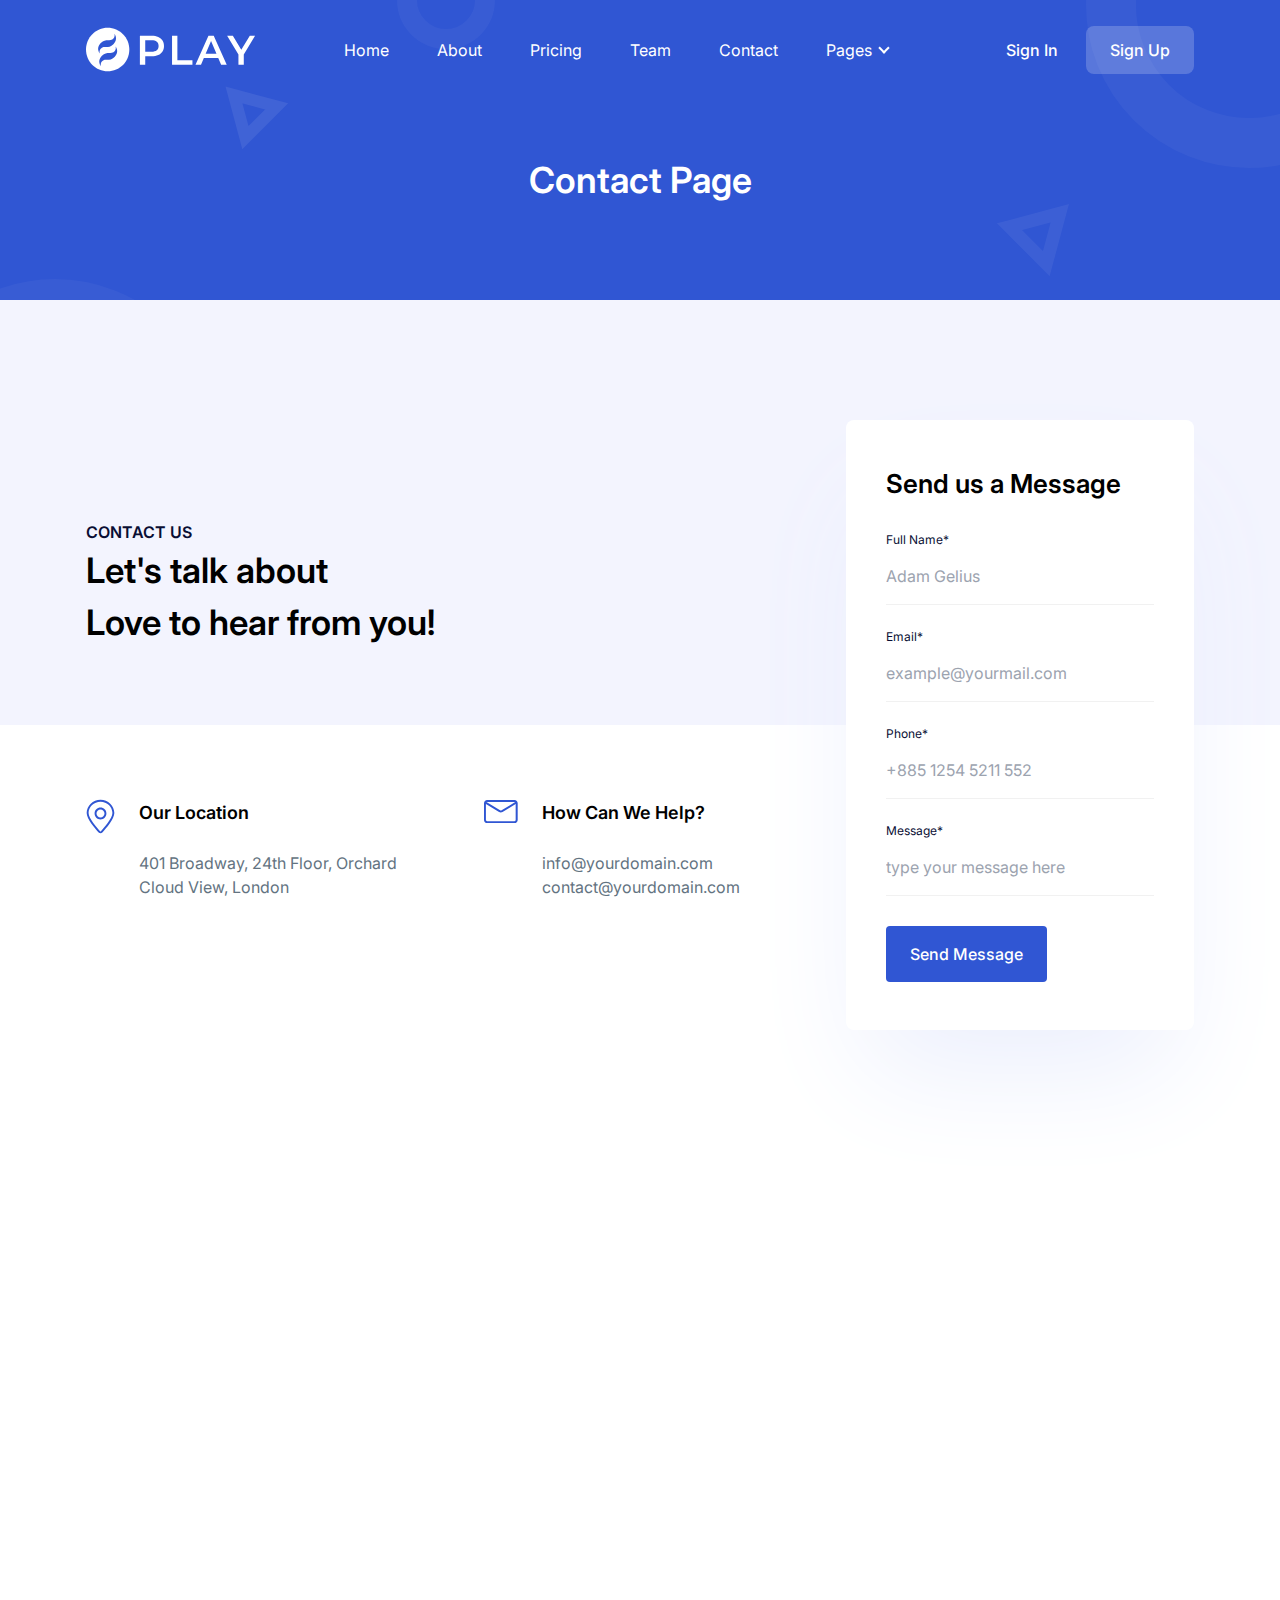
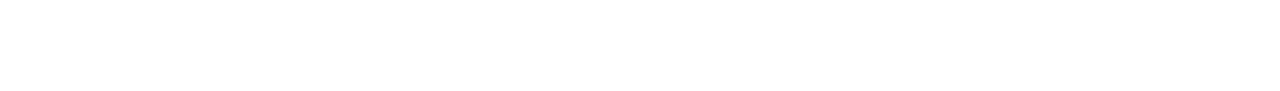
<file: contact.html>
<!DOCTYPE html>
<html lang="en">
  <head>
    <meta charset="UTF-8" />
    <meta http-equiv="X-UA-Compatible" content="IE=edge" />
    <meta name="viewport" content="width=device-width, initial-scale=1.0" />
    <title>Contact | Play Tailwind</title>
    <link
      rel="shortcut icon"
      href="assets/images/favicon.png"
      type="image/x-icon"
    />
    <link rel="stylesheet" href="assets/css/animate.css" />
    <link rel="stylesheet" href="assets/css/tailwind.css" />

    <!-- ==== WOW JS ==== -->
    <script src="assets/js/wow.min.js"></script>
    <script>
      new WOW().init();
    </script>
  </head>
  <body>
    <!-- ====== Navbar Section Start -->
    <div
      class="
        ud-header
        bg-transparent
        absolute
        top-0
        left-0
        z-40
        w-full
        flex
        items-center
      "
    >
      <div class="container">
        <div class="flex -mx-4 items-center justify-between relative">
          <div class="px-4 w-60 max-w-full">
            <a href="index.html" class="navbar-logo w-full block py-5">
              <img
                src="assets/images/logo/logo-white.svg"
                alt="logo"
                class="w-full header-logo"
              />
            </a>
          </div>
          <div class="flex px-4 justify-between items-center w-full">
            <div>
              <button
                id="navbarToggler"
                class="
                  block
                  absolute
                  right-4
                  top-1/2
                  -translate-y-1/2
                  lg:hidden
                  focus:ring-2
                  ring-primary
                  px-3
                  py-[6px]
                  rounded-lg
                "
              >
                <span
                  class="relative w-[30px] h-[2px] my-[6px] block bg-white"
                ></span>
                <span
                  class="relative w-[30px] h-[2px] my-[6px] block bg-white"
                ></span>
                <span
                  class="relative w-[30px] h-[2px] my-[6px] block bg-white"
                ></span>
              </button>
              <nav
                id="navbarCollapse"
                class="
                  absolute
                  py-5
                  lg:py-0 lg:px-4
                  xl:px-6
                  bg-white
                  lg:bg-transparent
                  shadow-lg
                  rounded-lg
                  max-w-[250px]
                  w-full
                  lg:max-w-full lg:w-full
                  right-4
                  top-full
                  hidden
                  lg:block lg:static lg:shadow-none
                "
              >
                <ul class="blcok lg:flex">
                  <li class="relative group">
                    <a
                      href="#home"
                      class="
                        ud-menu-scroll
                        text-base text-dark
                        lg:text-white
                        lg:group-hover:opacity-70
                        lg:group-hover:text-white
                        group-hover:text-primary
                        py-2
                        lg:py-6 lg:inline-flex lg:px-0
                        flex
                        mx-8
                        lg:mr-0
                      "
                    >
                      Home
                    </a>
                  </li>
                  <li class="relative group">
                    <a
                      href="/#about"
                      class="
                        ud-menu-scroll
                        text-base text-dark
                        lg:text-white
                        lg:group-hover:opacity-70
                        lg:group-hover:text-white
                        group-hover:text-primary
                        py-2
                        lg:py-6 lg:inline-flex lg:px-0
                        flex
                        mx-8
                        lg:mr-0 lg:ml-7
                        xl:ml-12
                      "
                    >
                      About
                    </a>
                  </li>
                  <li class="relative group">
                    <a
                      href="/#pricing"
                      class="
                        ud-menu-scroll
                        text-base text-dark
                        lg:text-white
                        lg:group-hover:opacity-70
                        lg:group-hover:text-white
                        group-hover:text-primary
                        py-2
                        lg:py-6 lg:inline-flex lg:px-0
                        flex
                        mx-8
                        lg:mr-0 lg:ml-7
                        xl:ml-12
                      "
                    >
                      Pricing
                    </a>
                  </li>
                  <li class="relative group">
                    <a
                      href="/#team"
                      class="
                        ud-menu-scroll
                        text-base text-dark
                        lg:text-white
                        lg:group-hover:opacity-70
                        lg:group-hover:text-white
                        group-hover:text-primary
                        py-2
                        lg:py-6 lg:inline-flex lg:px-0
                        flex
                        mx-8
                        lg:mr-0 lg:ml-7
                        xl:ml-12
                      "
                    >
                      Team
                    </a>
                  </li>
                  <li class="relative group">
                    <a
                      href="/#contact"
                      class="
                        ud-menu-scroll
                        text-base text-dark
                        lg:text-white
                        lg:group-hover:opacity-70
                        lg:group-hover:text-white
                        group-hover:text-primary
                        py-2
                        lg:py-6 lg:inline-flex lg:px-0
                        flex
                        mx-8
                        lg:mr-0 lg:ml-7
                        xl:ml-12
                      "
                    >
                      Contact
                    </a>
                  </li>
                  <li class="relative group submenu-item">
                    <a
                      href="javascript:void(0)"
                      class="
                        text-base text-dark
                        lg:text-white
                        lg:group-hover:opacity-70
                        lg:group-hover:text-white
                        group-hover:text-primary
                        py-2
                        lg:py-6 lg:inline-flex lg:pl-0 lg:pr-4
                        flex
                        mx-8
                        lg:mr-0 lg:ml-8
                        xl:ml-12
                        relative
                        after:absolute
                        after:w-2
                        after:h-2
                        after:border-b-2
                        after:border-r-2
                        after:border-current
                        after:rotate-45
                        lg:after:right-0
                        after:right-1
                        after:top-1/2
                        after:-translate-y-1/2
                        after:mt-[-2px]
                      "
                    >
                      Pages
                    </a>
                    <div
                      class="
                        submenu
                        hidden
                        relative
                        lg:absolute
                        w-[250px]
                        top-full
                        lg:top-[110%]
                        left-0
                        rounded-sm
                        lg:shadow-lg
                        p-4
                        lg:block lg:opacity-0 lg:invisible
                        group-hover:opacity-100
                        lg:group-hover:visible lg:group-hover:top-full
                        bg-white
                        transition-[top]
                        duration-300
                      "
                    >
                      <a
                        href="about.html"
                        class="
                          block
                          text-sm text-body-color
                          rounded
                          hover:text-primary
                          py-[10px]
                          px-4
                        "
                      >
                        About Page
                      </a>
                      <a
                        href="pricing.html"
                        class="
                          block
                          text-sm text-body-color
                          rounded
                          hover:text-primary
                          py-[10px]
                          px-4
                        "
                      >
                        Pricing Page
                      </a>
                      <a
                        href="contact.html"
                        class="
                          block
                          text-sm text-body-color
                          rounded
                          hover:text-primary
                          py-[10px]
                          px-4
                        "
                      >
                        Contact Page
                      </a>
                      <a
                        href="blog-grids.html"
                        class="
                          block
                          text-sm text-body-color
                          rounded
                          hover:text-primary
                          py-[10px]
                          px-4
                        "
                      >
                        Blog Grid Page
                      </a>
                      <a
                        href="blog-details.html"
                        class="
                          block
                          text-sm text-body-color
                          rounded
                          hover:text-primary
                          py-[10px]
                          px-4
                        "
                      >
                        Blog Details Page
                      </a>
                      <a
                        href="signup.html"
                        class="
                          block
                          text-sm text-body-color
                          rounded
                          hover:text-primary
                          py-[10px]
                          px-4
                        "
                      >
                        Sign Up Page
                      </a>
                      <a
                        href="signin.html"
                        class="
                          block
                          text-sm text-body-color
                          rounded
                          hover:text-primary
                          py-[10px]
                          px-4
                        "
                      >
                        Sign In Page
                      </a>
                      <a
                        href="404.html"
                        class="
                          block
                          text-sm text-body-color
                          rounded
                          hover:text-primary
                          py-[10px]
                          px-4
                        "
                      >
                        404 Page
                      </a>
                    </div>
                  </li>
                </ul>
              </nav>
            </div>
            <div class="sm:flex justify-end hidden pr-16 lg:pr-0">
              <a
                href="signin.html"
                class="
                  text-base
                  font-medium
                  text-white
                  hover:opacity-70
                  py-3
                  px-7
                  loginBtn
                "
              >
                Sign In
              </a>
              <a
                href="signup.html"
                class="
                  text-base
                  font-medium
                  text-white
                  bg-white bg-opacity-20
                  rounded-lg
                  py-3
                  px-6
                  hover:bg-opacity-100 hover:text-dark
                  signUpBtn
                  duration-300
                  ease-in-out
                "
              >
                Sign Up
              </a>
            </div>
          </div>
        </div>
      </div>
    </div>
    <!-- ====== Navbar Section End -->

    <!-- ====== Banner Section Start -->
    <div
      class="
        relative
        z-10
        pt-[120px]
        md:pt-[130px]
        lg:pt-[160px]
        pb-[100px]
        bg-primary
        overflow-hidden
      "
    >
      <div class="container">
        <div class="flex flex-wrap items-center -mx-4">
          <div class="w-full px-4">
            <div class="text-center">
              <h1 class="font-semibold text-white text-4xl">Contact Page</h1>
            </div>
          </div>
        </div>
      </div>
      <div>
        <span class="absolute top-0 left-0 z-[-1]">
          <svg
            width="495"
            height="470"
            viewBox="0 0 495 470"
            fill="none"
            xmlns="http://www.w3.org/2000/svg"
          >
            <circle
              cx="55"
              cy="442"
              r="138"
              stroke="white"
              stroke-opacity="0.04"
              stroke-width="50"
            />
            <circle
              cx="446"
              r="39"
              stroke="white"
              stroke-opacity="0.04"
              stroke-width="20"
            />
            <path
              d="M245.406 137.609L233.985 94.9852L276.609 106.406L245.406 137.609Z"
              stroke="white"
              stroke-opacity="0.08"
              stroke-width="12"
            />
          </svg>
        </span>
        <span class="absolute top-0 right-0 z-[-1]">
          <svg
            width="493"
            height="470"
            viewBox="0 0 493 470"
            fill="none"
            xmlns="http://www.w3.org/2000/svg"
          >
            <circle
              cx="462"
              cy="5"
              r="138"
              stroke="white"
              stroke-opacity="0.04"
              stroke-width="50"
            />
            <circle
              cx="49"
              cy="470"
              r="39"
              stroke="white"
              stroke-opacity="0.04"
              stroke-width="20"
            />
            <path
              d="M222.393 226.701L272.808 213.192L259.299 263.607L222.393 226.701Z"
              stroke="white"
              stroke-opacity="0.06"
              stroke-width="13"
            />
          </svg>
        </span>
      </div>
    </div>
    <!-- ====== Banner Section End -->

    <!-- ====== Contact Start ====== -->
    <section id="contact" class="ud-contact py-20 md:py-[120px] relative">
      <div
        class="
          absolute
          z-[-1]
          w-full
          h-1/2
          lg:h-[45%]
          xl:h-1/2
          bg-[#f3f4fe]
          top-0
          left-0
        "
      ></div>
      <div class="container px-4">
        <div class="flex flex-wrap items-center -mx-4">
          <div class="px-4 w-full lg:w-7/12 xl:w-8/12">
            <div class="ud-contact-content-wrapper">
              <div class="ud-contact-title mb-12 lg:mb-[150px]">
                <span
                  class="
                    font-headingFont
                    text-dark
                    font-semibold
                    text-base
                    mb-5
                  "
                >
                  CONTACT US
                </span>
                <h2 class="text-[35px] font-semibold">
                  Let's talk about <br />
                  Love to hear from you!
                </h2>
              </div>
              <div class="flex flex-wrap justify-between mb-12 lg:mb-0">
                <div class="flex max-w-full w-[330px] mb-8">
                  <div class="text-[32px] text-primary mr-6">
                    <svg
                      width="29"
                      height="35"
                      viewBox="0 0 29 35"
                      class="fill-current"
                    >
                      <path
                        d="M14.5 0.710938C6.89844 0.710938 0.664062 6.72656 0.664062 14.0547C0.664062 19.9062 9.03125 29.5859 12.6406 33.5234C13.1328 34.0703 13.7891 34.3437 14.5 34.3437C15.2109 34.3437 15.8672 34.0703 16.3594 33.5234C19.9688 29.6406 28.3359 19.9062 28.3359 14.0547C28.3359 6.67188 22.1016 0.710938 14.5 0.710938ZM14.9375 32.2109C14.6641 32.4844 14.2812 32.4844 14.0625 32.2109C11.3828 29.3125 2.57812 19.3594 2.57812 14.0547C2.57812 7.71094 7.9375 2.625 14.5 2.625C21.0625 2.625 26.4219 7.76562 26.4219 14.0547C26.4219 19.3594 17.6172 29.2578 14.9375 32.2109Z"
                      />
                      <path
                        d="M14.5 8.58594C11.2734 8.58594 8.59375 11.2109 8.59375 14.4922C8.59375 17.7188 11.2187 20.3984 14.5 20.3984C17.7812 20.3984 20.4062 17.7734 20.4062 14.4922C20.4062 11.2109 17.7266 8.58594 14.5 8.58594ZM14.5 18.4297C12.3125 18.4297 10.5078 16.625 10.5078 14.4375C10.5078 12.25 12.3125 10.4453 14.5 10.4453C16.6875 10.4453 18.4922 12.25 18.4922 14.4375C18.4922 16.625 16.6875 18.4297 14.5 18.4297Z"
                      />
                    </svg>
                  </div>
                  <div>
                    <h5 class="text-lg font-semibold mb-6">Our Location</h5>
                    <p class="text-base text-body-color">
                      401 Broadway, 24th Floor, Orchard Cloud View, London
                    </p>
                  </div>
                </div>
                <div class="flex max-w-full w-[330px] mb-8">
                  <div class="text-[32px] text-primary mr-6">
                    <svg
                      width="34"
                      height="25"
                      viewBox="0 0 34 25"
                      class="fill-current"
                    >
                      <path
                        d="M30.5156 0.960938H3.17188C1.42188 0.960938 0 2.38281 0 4.13281V20.9219C0 22.6719 1.42188 24.0938 3.17188 24.0938H30.5156C32.2656 24.0938 33.6875 22.6719 33.6875 20.9219V4.13281C33.6875 2.38281 32.2656 0.960938 30.5156 0.960938ZM30.5156 2.875C30.7891 2.875 31.0078 2.92969 31.2266 3.09375L17.6094 11.3516C17.1172 11.625 16.5703 11.625 16.0781 11.3516L2.46094 3.09375C2.67969 2.98438 2.89844 2.875 3.17188 2.875H30.5156ZM30.5156 22.125H3.17188C2.51562 22.125 1.91406 21.5781 1.91406 20.8672V5.00781L15.0391 12.9922C15.5859 13.3203 16.1875 13.4844 16.7891 13.4844C17.3906 13.4844 17.9922 13.3203 18.5391 12.9922L31.6641 5.00781V20.8672C31.7734 21.5781 31.1719 22.125 30.5156 22.125Z"
                      />
                    </svg>
                  </div>
                  <div>
                    <h5 class="text-lg font-semibold mb-6">How Can We Help?</h5>
                    <p class="text-base text-body-color">info@yourdomain.com</p>
                    <p class="text-base text-body-color">
                      contact@yourdomain.com
                    </p>
                  </div>
                </div>
              </div>
            </div>
          </div>
          <div class="px-4 w-full lg:w-5/12 xl:w-4/12">
            <div
              class="
                shadow-testimonial
                rounded-lg
                bg-white
                py-10
                px-8
                md:p-[60px]
                lg:p-10
                2xl:p-[60px]
                sm:py-12 sm:px-10
                lg:py-12 lg:px-10
                wow
                fadeInUp
              "
              data-wow-delay=".2s"
            >
              <h3 class="font-semibold mb-8 text-2xl md:text-[26px]">
                Send us a Message
              </h3>
              <form>
                <div class="mb-6">
                  <label for="fullName" class="block text-xs text-dark"
                    >Full Name*</label
                  >
                  <input
                    type="text"
                    name="fullName"
                    placeholder="Adam Gelius"
                    class="
                      w-full
                      border-0 border-b border-[#f1f1f1]
                      focus:border-primary focus:outline-none
                      py-4
                    "
                  />
                </div>
                <div class="mb-6">
                  <label for="email" class="block text-xs text-dark"
                    >Email*</label
                  >
                  <input
                    type="email"
                    name="email"
                    placeholder="example@yourmail.com"
                    class="
                      w-full
                      border-0 border-b border-[#f1f1f1]
                      focus:border-primary focus:outline-none
                      py-4
                    "
                  />
                </div>
                <div class="mb-6">
                  <label for="phone" class="block text-xs text-dark"
                    >Phone*</label
                  >
                  <input
                    type="text"
                    name="phone"
                    placeholder="+885 1254 5211 552"
                    class="
                      w-full
                      border-0 border-b border-[#f1f1f1]
                      focus:border-primary focus:outline-none
                      py-4
                    "
                  />
                </div>
                <div class="mb-6">
                  <label for="message" class="block text-xs text-dark"
                    >Message*</label
                  >
                  <textarea
                    name="message"
                    rows="1"
                    placeholder="type your message here"
                    class="
                      w-full
                      border-0 border-b border-[#f1f1f1]
                      focus:border-primary focus:outline-none
                      py-4
                      resize-none
                    "
                  ></textarea>
                </div>
                <div class="mb-0">
                  <button
                    type="submit"
                    class="
                      inline-flex
                      items-center
                      justify-center
                      py-4
                      px-6
                      rounded
                      text-white
                      bg-primary
                      text-base
                      font-medium
                      hover:bg-dark
                      transition
                      duration-300
                      ease-in-out
                    "
                  >
                    Send Message
                  </button>
                </div>
              </form>
            </div>
          </div>
        </div>
      </div>
    </section>
    <!-- ====== Contact End ====== -->

    <!-- ====== Footer Section Start -->
    <footer
      class="bg-black pt-20 lg:pt-[120px] relative z-10 wow fadeInUp"
      data-wow-delay=".15s"
    >
      <div class="container">
        <div class="flex flex-wrap -mx-4">
          <div class="w-full sm:w-1/2 md:w-1/2 lg:w-4/12 xl:w-3/12 px-4">
            <div class="w-full mb-10">
              <a
                href="javascript:void(0)"
                class="inline-block max-w-[160px] mb-6"
              >
                <img
                  src="assets/images/logo/logo-white.svg"
                  alt="logo"
                  class="max-w-full"
                />
              </a>
              <p class="text-base text-[#f3f4fe] mb-7">
                We create digital experiences for brands and companies by using
                technology.
              </p>
              <div class="flex items-center -mx-3">
                <a
                  href="javascript:void(0)"
                  class="px-3 text-[#dddddd] hover:text-white"
                >
                  <svg
                    width="10"
                    height="18"
                    viewBox="0 0 10 18"
                    class="fill-current"
                  >
                    <path
                      d="M9.00007 6.82105H7.50006H6.96434V6.27097V4.56571V4.01562H7.50006H8.62507C8.91971 4.01562 9.16078 3.79559 9.16078 3.46554V0.550085C9.16078 0.247538 8.9465 0 8.62507 0H6.66969C4.55361 0 3.08038 1.54024 3.08038 3.82309V6.21596V6.76605H2.54466H0.72322C0.348217 6.76605 0 7.06859 0 7.50866V9.48897C0 9.87402 0.294645 10.2316 0.72322 10.2316H2.49109H3.02681V10.7817V16.31C3.02681 16.6951 3.32145 17.0526 3.75003 17.0526H6.26791C6.42862 17.0526 6.56255 16.9701 6.66969 16.8601C6.77684 16.7501 6.8572 16.5576 6.8572 16.3925V10.8092V10.2591H7.4197H8.62507C8.97328 10.2591 9.24114 10.0391 9.29471 9.709V9.6815V9.65399L9.66972 7.7562C9.6965 7.56367 9.66972 7.34363 9.509 7.1236C9.45543 6.98608 9.21436 6.84856 9.00007 6.82105Z"
                    />
                  </svg>
                </a>
                <a
                  href="javascript:void(0)"
                  class="px-3 text-[#dddddd] hover:text-white"
                >
                  <svg
                    width="19"
                    height="15"
                    viewBox="0 0 19 15"
                    class="fill-current"
                  >
                    <path
                      d="M16.2622 3.17878L17.33 1.93293C17.6391 1.59551 17.7234 1.33595 17.7515 1.20618C16.9085 1.67337 16.1217 1.82911 15.6159 1.82911H15.4192L15.3068 1.72528C14.6324 1.18022 13.7894 0.894714 12.8902 0.894714C10.9233 0.894714 9.37779 2.40012 9.37779 4.13913C9.37779 4.24295 9.37779 4.39868 9.40589 4.5025L9.49019 5.02161L8.90009 4.99565C5.30334 4.89183 2.35288 2.03675 1.87518 1.5436C1.08839 2.84136 1.53799 4.08722 2.01568 4.86587L2.97107 6.31937L1.45369 5.54071C1.48179 6.63084 1.93138 7.48736 2.80247 8.11029L3.56116 8.62939L2.80247 8.9149C3.28017 10.2386 4.34795 10.7837 5.13474 10.9913L6.17443 11.2509L5.19094 11.8738C3.61736 12.912 1.65039 12.8342 0.779297 12.7563C2.54957 13.8983 4.65705 14.1579 6.11823 14.1579C7.21412 14.1579 8.02901 14.0541 8.2257 13.9762C16.0936 12.2631 16.4589 5.77431 16.4589 4.47655V4.29486L16.6275 4.19104C17.5829 3.36047 17.9763 2.91923 18.2011 2.65967C18.1168 2.68563 18.0044 2.73754 17.892 2.7635L16.2622 3.17878Z"
                    />
                  </svg>
                </a>
                <a
                  href="javascript:void(0)"
                  class="px-3 text-[#dddddd] hover:text-white"
                >
                  <svg
                    width="18"
                    height="18"
                    viewBox="0 0 18 18"
                    class="fill-current"
                  >
                    <path
                      d="M8.91688 12.4995C10.6918 12.4995 12.1306 11.0911 12.1306 9.35385C12.1306 7.61655 10.6918 6.20819 8.91688 6.20819C7.14197 6.20819 5.70312 7.61655 5.70312 9.35385C5.70312 11.0911 7.14197 12.4995 8.91688 12.4995Z"
                    />
                    <path
                      d="M12.4078 0.947388H5.37075C2.57257 0.947388 0.300781 3.17104 0.300781 5.90993V12.7436C0.300781 15.5367 2.57257 17.7604 5.37075 17.7604H12.3524C15.2059 17.7604 17.4777 15.5367 17.4777 12.7978V5.90993C17.4777 3.17104 15.2059 0.947388 12.4078 0.947388ZM8.91696 13.4758C6.56206 13.4758 4.70584 11.6047 4.70584 9.35389C4.70584 7.10312 6.58976 5.23199 8.91696 5.23199C11.2165 5.23199 13.1004 7.10312 13.1004 9.35389C13.1004 11.6047 11.2442 13.4758 8.91696 13.4758ZM14.735 5.61164C14.4579 5.90993 14.0423 6.07264 13.5714 6.07264C13.1558 6.07264 12.7402 5.90993 12.4078 5.61164C12.103 5.31334 11.9368 4.9337 11.9368 4.47269C11.9368 4.01169 12.103 3.65916 12.4078 3.33375C12.7125 3.00834 13.1004 2.84563 13.5714 2.84563C13.9869 2.84563 14.4302 3.00834 14.735 3.30663C15.012 3.65916 15.2059 4.06593 15.2059 4.49981C15.1782 4.9337 15.012 5.31334 14.735 5.61164Z"
                    />
                    <path
                      d="M13.5985 3.82184C13.2383 3.82184 12.9336 4.12013 12.9336 4.47266C12.9336 4.82519 13.2383 5.12349 13.5985 5.12349C13.9587 5.12349 14.2634 4.82519 14.2634 4.47266C14.2634 4.12013 13.9864 3.82184 13.5985 3.82184Z"
                    />
                  </svg>
                </a>
                <a
                  href="javascript:void(0)"
                  class="px-3 text-[#dddddd] hover:text-white"
                >
                  <svg
                    width="18"
                    height="18"
                    viewBox="0 0 18 18"
                    class="fill-current"
                  >
                    <path
                      d="M16.7821 0.947388H1.84847C1.14272 0.947388 0.578125 1.49747 0.578125 2.18508V16.7623C0.578125 17.4224 1.14272 18 1.84847 18H16.7257C17.4314 18 17.996 17.4499 17.996 16.7623V2.15757C18.0525 1.49747 17.4879 0.947388 16.7821 0.947388ZM5.7442 15.4421H3.17528V7.32837H5.7442V15.4421ZM4.44563 6.2007C3.59873 6.2007 2.94944 5.5406 2.94944 4.74297C2.94944 3.94535 3.62696 3.28525 4.44563 3.28525C5.26429 3.28525 5.94181 3.94535 5.94181 4.74297C5.94181 5.5406 5.32075 6.2007 4.44563 6.2007ZM15.4835 15.4421H12.9146V11.509C12.9146 10.5739 12.8864 9.33618 11.5596 9.33618C10.2045 9.33618 10.0069 10.3813 10.0069 11.4265V15.4421H7.438V7.32837H9.95046V8.45605H9.9787C10.3457 7.79594 11.1644 7.13584 12.4347 7.13584C15.0601 7.13584 15.54 8.7861 15.54 11.0414V15.4421H15.4835Z"
                    />
                  </svg>
                </a>
              </div>
            </div>
          </div>
          <div class="w-full sm:w-1/2 md:w-1/2 lg:w-2/12 xl:w-2/12 px-4">
            <div class="w-full mb-10">
              <h4 class="text-white text-lg font-semibold mb-9">About Us</h4>
              <ul>
                <li>
                  <a
                    href="javascript:void(0)"
                    class="
                      inline-block
                      text-base text-[#f3f4fe]
                      hover:text-primary
                      leading-loose
                      mb-2
                    "
                  >
                    Home
                  </a>
                </li>
                <li>
                  <a
                    href="javascript:void(0)"
                    class="
                      inline-block
                      text-base text-[#f3f4fe]
                      hover:text-primary
                      leading-loose
                      mb-2
                    "
                  >
                    Features
                  </a>
                </li>
                <li>
                  <a
                    href="javascript:void(0)"
                    class="
                      inline-block
                      text-base text-[#f3f4fe]
                      hover:text-primary
                      leading-loose
                      mb-2
                    "
                  >
                    About
                  </a>
                </li>
                <li>
                  <a
                    href="javascript:void(0)"
                    class="
                      inline-block
                      text-base text-[#f3f4fe]
                      hover:text-primary
                      leading-loose
                      mb-2
                    "
                  >
                    Testimonial
                  </a>
                </li>
              </ul>
            </div>
          </div>
          <div class="w-full sm:w-1/2 md:w-1/2 lg:w-3/12 xl:w-2/12 px-4">
            <div class="w-full mb-10">
              <h4 class="text-white text-lg font-semibold mb-9">Features</h4>
              <ul>
                <li>
                  <a
                    href="javascript:void(0)"
                    class="
                      inline-block
                      text-base text-[#f3f4fe]
                      hover:text-primary
                      leading-loose
                      mb-2
                    "
                  >
                    How it works
                  </a>
                </li>
                <li>
                  <a
                    href="javascript:void(0)"
                    class="
                      inline-block
                      text-base text-[#f3f4fe]
                      hover:text-primary
                      leading-loose
                      mb-2
                    "
                  >
                    Privacy policy
                  </a>
                </li>
                <li>
                  <a
                    href="javascript:void(0)"
                    class="
                      inline-block
                      text-base text-[#f3f4fe]
                      hover:text-primary
                      leading-loose
                      mb-2
                    "
                  >
                    Terms of Service
                  </a>
                </li>
                <li>
                  <a
                    href="javascript:void(0)"
                    class="
                      inline-block
                      text-base text-[#f3f4fe]
                      hover:text-primary
                      leading-loose
                      mb-2
                    "
                  >
                    Refund policy
                  </a>
                </li>
              </ul>
            </div>
          </div>
          <div class="w-full sm:w-1/2 md:w-1/2 lg:w-3/12 xl:w-2/12 px-4">
            <div class="w-full mb-10">
              <h4 class="text-white text-lg font-semibold mb-9">
                Our Products
              </h4>
              <ul>
                <li>
                  <a
                    href="javascript:void(0)"
                    class="
                      inline-block
                      text-base text-[#f3f4fe]
                      hover:text-primary
                      leading-loose
                      mb-2
                    "
                  >
                    LineIcons
                  </a>
                </li>
                <li>
                  <a
                    href="javascript:void(0)"
                    class="
                      inline-block
                      text-base text-[#f3f4fe]
                      hover:text-primary
                      leading-loose
                      mb-2
                    "
                  >
                    Ecommerce HTML
                  </a>
                </li>
                <li>
                  <a
                    href="javascript:void(0)"
                    class="
                      inline-block
                      text-base text-[#f3f4fe]
                      hover:text-primary
                      leading-loose
                      mb-2
                    "
                  >
                    Ayro UI
                  </a>
                </li>
                <li>
                  <a
                    href="javascript:void(0)"
                    class="
                      inline-block
                      text-base text-[#f3f4fe]
                      hover:text-primary
                      leading-loose
                      mb-2
                    "
                  >
                    PlainAdmin
                  </a>
                </li>
              </ul>
            </div>
          </div>
          <div class="w-full md:w-2/3 lg:w-6/12 xl:w-3/12 px-4">
            <div class="w-full mb-10">
              <h4 class="text-white text-lg font-semibold mb-9">Partners</h4>
              <ul class="flex flex-wrap items-center">
                <li>
                  <a
                    href="https://tailgrids.com"
                    rel="nofollow noopner"
                    target="_blank"
                    class="
                      block
                      mb-6
                      mr-5
                      max-w-[120px]
                      xl:max-w-[100px]
                      2xl:max-w-[120px]
                    "
                  >
                    <img
                      src="assets/images/footer/brands/tailgrids.svg"
                      alt="tailgrids"
                    />
                  </a>
                </li>
                <li>
                  <a
                    href="https://ayroui.com"
                    rel="nofollow noopner"
                    target="_blank"
                    class="
                      block
                      mb-6
                      mr-5
                      max-w-[120px]
                      xl:max-w-[100px]
                      2xl:max-w-[120px]
                    "
                  >
                    <img
                      src="assets/images/footer/brands/ayroui.svg"
                      alt="ayroui"
                    />
                  </a>
                </li>
                <li>
                  <a
                    href="https://ecommercehtml.com"
                    rel="nofollow noopner"
                    target="_blank"
                    class="
                      block
                      mb-6
                      mr-5
                      max-w-[120px]
                      xl:max-w-[100px]
                      2xl:max-w-[120px]
                    "
                  >
                    <img
                      src="assets/images/footer/brands/ecommerce-html.svg"
                      alt="ecommerce-html"
                    />
                  </a>
                </li>
                <li>
                  <a
                    href="https://graygrids.com"
                    rel="nofollow noopner"
                    target="_blank"
                    class="
                      block
                      mb-6
                      mr-5
                      max-w-[120px]
                      xl:max-w-[100px]
                      2xl:max-w-[120px]
                    "
                  >
                    <img
                      src="assets/images/footer/brands/graygrids.svg"
                      alt="graygrids"
                    />
                  </a>
                </li>
                <li>
                  <a
                    href="https://lineicons.com"
                    rel="nofollow noopner"
                    target="_blank"
                    class="
                      block
                      mb-6
                      mr-5
                      max-w-[120px]
                      xl:max-w-[100px]
                      2xl:max-w-[120px]
                    "
                  >
                    <img
                      src="assets/images/footer/brands/lineicons.svg"
                      alt="lineicons"
                    />
                  </a>
                </li>
                <li>
                  <a
                    href="https://uideck.com"
                    rel="nofollow noopner"
                    target="_blank"
                    class="
                      block
                      mb-6
                      mr-5
                      max-w-[120px]
                      xl:max-w-[100px]
                      2xl:max-w-[120px]
                    "
                  >
                    <img
                      src="assets/images/footer/brands/uideck.svg"
                      alt="uideck"
                    />
                  </a>
                </li>
              </ul>
            </div>
          </div>
        </div>
      </div>

      <div class="border-t border-opacity-40 py-8 mt-12 lg:mt-[60px]">
        <div class="container">
          <div class="flex flex-wrap -mx-4">
            <div class="w-full md:w-2/3 lg:w-1/2 px-4">
              <div class="my-1">
                <div
                  class="
                    flex
                    items-center
                    justify-center
                    md:justify-start
                    -mx-3
                  "
                >
                  <a
                    href="javascript:void(0)"
                    class="text-base text-[#f3f4fe] hover:text-primary px-3"
                  >
                    Privacy policy
                  </a>
                  <a
                    href="javascript:void(0)"
                    class="text-base text-[#f3f4fe] hover:text-primary px-3"
                  >
                    Legal notice
                  </a>
                  <a
                    href="javascript:void(0)"
                    class="text-base text-[#f3f4fe] hover:text-primary px-3"
                  >
                    Terms of service
                  </a>
                </div>
              </div>
            </div>
            <div class="w-full md:w-1/3 lg:w-1/2 px-4">
              <div class="flex justify-center md:justify-end my-1">
                <p class="text-base text-[#f3f4fe]">
                  Designed and Developed by
                  <a
                    href="https://tailgrids.com"
                    rel="nofollow noopner"
                    target="_blank"
                    class="text-primary hover:underline"
                  >
                    TailGrids and UIdeck
                  </a>
                </p>
              </div>
            </div>
          </div>
        </div>
      </div>

      <div>
        <span class="absolute left-0 top-0 z-[-1]">
          <img src="assets/images/footer/shape-1.svg" alt="" />
        </span>

        <span class="absolute bottom-0 right-0 z-[-1]">
          <img src="assets/images/footer/shape-3.svg" alt="" />
        </span>

        <span class="absolute top-0 right-0 z-[-1]">
          <svg
            width="102"
            height="102"
            viewBox="0 0 102 102"
            fill="none"
            xmlns="http://www.w3.org/2000/svg"
          >
            <path
              d="M1.8667 33.1956C2.89765 33.1956 3.7334 34.0318 3.7334 35.0633C3.7334 36.0947 2.89765 36.9309 1.8667 36.9309C0.835744 36.9309 4.50645e-08 36.0947 0 35.0633C-4.50645e-08 34.0318 0.835744 33.1956 1.8667 33.1956Z"
              fill="white"
              fill-opacity="0.08"
            ></path>
            <path
              d="M18.2939 33.1956C19.3249 33.1956 20.1606 34.0318 20.1606 35.0633C20.1606 36.0947 19.3249 36.9309 18.2939 36.9309C17.263 36.9309 16.4272 36.0947 16.4272 35.0633C16.4272 34.0318 17.263 33.1956 18.2939 33.1956Z"
              fill="white"
              fill-opacity="0.08"
            ></path>
            <path
              d="M34.7209 33.195C35.7519 33.195 36.5876 34.0311 36.5876 35.0626C36.5876 36.0941 35.7519 36.9303 34.7209 36.9303C33.69 36.9303 32.8542 36.0941 32.8542 35.0626C32.8542 34.0311 33.69 33.195 34.7209 33.195Z"
              fill="white"
              fill-opacity="0.08"
            ></path>
            <path
              d="M50.9341 33.195C51.965 33.195 52.8008 34.0311 52.8008 35.0626C52.8008 36.0941 51.965 36.9303 50.9341 36.9303C49.9031 36.9303 49.0674 36.0941 49.0674 35.0626C49.0674 34.0311 49.9031 33.195 50.9341 33.195Z"
              fill="white"
              fill-opacity="0.08"
            ></path>
            <path
              d="M1.8667 16.7605C2.89765 16.7605 3.7334 17.5966 3.7334 18.6281C3.7334 19.6596 2.89765 20.4957 1.8667 20.4957C0.835744 20.4957 4.50645e-08 19.6596 0 18.6281C-4.50645e-08 17.5966 0.835744 16.7605 1.8667 16.7605Z"
              fill="white"
              fill-opacity="0.08"
            ></path>
            <path
              d="M18.2939 16.7605C19.3249 16.7605 20.1606 17.5966 20.1606 18.6281C20.1606 19.6596 19.3249 20.4957 18.2939 20.4957C17.263 20.4957 16.4272 19.6596 16.4272 18.6281C16.4272 17.5966 17.263 16.7605 18.2939 16.7605Z"
              fill="white"
              fill-opacity="0.08"
            ></path>
            <path
              d="M34.7209 16.7605C35.7519 16.7605 36.5876 17.5966 36.5876 18.6281C36.5876 19.6596 35.7519 20.4957 34.7209 20.4957C33.69 20.4957 32.8542 19.6596 32.8542 18.6281C32.8542 17.5966 33.69 16.7605 34.7209 16.7605Z"
              fill="white"
              fill-opacity="0.08"
            ></path>
            <path
              d="M50.9341 16.7605C51.965 16.7605 52.8008 17.5966 52.8008 18.6281C52.8008 19.6596 51.965 20.4957 50.9341 20.4957C49.9031 20.4957 49.0674 19.6596 49.0674 18.6281C49.0674 17.5966 49.9031 16.7605 50.9341 16.7605Z"
              fill="white"
              fill-opacity="0.08"
            ></path>
            <path
              d="M1.8667 0.324951C2.89765 0.324951 3.7334 1.16115 3.7334 2.19261C3.7334 3.22408 2.89765 4.06024 1.8667 4.06024C0.835744 4.06024 4.50645e-08 3.22408 0 2.19261C-4.50645e-08 1.16115 0.835744 0.324951 1.8667 0.324951Z"
              fill="white"
              fill-opacity="0.08"
            ></path>
            <path
              d="M18.2939 0.324951C19.3249 0.324951 20.1606 1.16115 20.1606 2.19261C20.1606 3.22408 19.3249 4.06024 18.2939 4.06024C17.263 4.06024 16.4272 3.22408 16.4272 2.19261C16.4272 1.16115 17.263 0.324951 18.2939 0.324951Z"
              fill="white"
              fill-opacity="0.08"
            ></path>
            <path
              d="M34.7209 0.325302C35.7519 0.325302 36.5876 1.16147 36.5876 2.19293C36.5876 3.2244 35.7519 4.06056 34.7209 4.06056C33.69 4.06056 32.8542 3.2244 32.8542 2.19293C32.8542 1.16147 33.69 0.325302 34.7209 0.325302Z"
              fill="white"
              fill-opacity="0.08"
            ></path>
            <path
              d="M50.9341 0.325302C51.965 0.325302 52.8008 1.16147 52.8008 2.19293C52.8008 3.2244 51.965 4.06056 50.9341 4.06056C49.9031 4.06056 49.0674 3.2244 49.0674 2.19293C49.0674 1.16147 49.9031 0.325302 50.9341 0.325302Z"
              fill="white"
              fill-opacity="0.08"
            ></path>
            <path
              d="M66.9037 33.1956C67.9346 33.1956 68.7704 34.0318 68.7704 35.0633C68.7704 36.0947 67.9346 36.9309 66.9037 36.9309C65.8727 36.9309 65.037 36.0947 65.037 35.0633C65.037 34.0318 65.8727 33.1956 66.9037 33.1956Z"
              fill="white"
              fill-opacity="0.08"
            ></path>
            <path
              d="M83.3307 33.1956C84.3616 33.1956 85.1974 34.0318 85.1974 35.0633C85.1974 36.0947 84.3616 36.9309 83.3307 36.9309C82.2997 36.9309 81.464 36.0947 81.464 35.0633C81.464 34.0318 82.2997 33.1956 83.3307 33.1956Z"
              fill="white"
              fill-opacity="0.08"
            ></path>
            <path
              d="M99.7576 33.1956C100.789 33.1956 101.624 34.0318 101.624 35.0633C101.624 36.0947 100.789 36.9309 99.7576 36.9309C98.7266 36.9309 97.8909 36.0947 97.8909 35.0633C97.8909 34.0318 98.7266 33.1956 99.7576 33.1956Z"
              fill="white"
              fill-opacity="0.08"
            ></path>
            <path
              d="M66.9037 16.7605C67.9346 16.7605 68.7704 17.5966 68.7704 18.6281C68.7704 19.6596 67.9346 20.4957 66.9037 20.4957C65.8727 20.4957 65.037 19.6596 65.037 18.6281C65.037 17.5966 65.8727 16.7605 66.9037 16.7605Z"
              fill="white"
              fill-opacity="0.08"
            ></path>
            <path
              d="M83.3307 16.7605C84.3616 16.7605 85.1974 17.5966 85.1974 18.6281C85.1974 19.6596 84.3616 20.4957 83.3307 20.4957C82.2997 20.4957 81.464 19.6596 81.464 18.6281C81.464 17.5966 82.2997 16.7605 83.3307 16.7605Z"
              fill="white"
              fill-opacity="0.08"
            ></path>
            <path
              d="M99.7576 16.7605C100.789 16.7605 101.624 17.5966 101.624 18.6281C101.624 19.6596 100.789 20.4957 99.7576 20.4957C98.7266 20.4957 97.8909 19.6596 97.8909 18.6281C97.8909 17.5966 98.7266 16.7605 99.7576 16.7605Z"
              fill="white"
              fill-opacity="0.08"
            ></path>
            <path
              d="M66.9037 0.324966C67.9346 0.324966 68.7704 1.16115 68.7704 2.19261C68.7704 3.22408 67.9346 4.06024 66.9037 4.06024C65.8727 4.06024 65.037 3.22408 65.037 2.19261C65.037 1.16115 65.8727 0.324966 66.9037 0.324966Z"
              fill="white"
              fill-opacity="0.08"
            ></path>
            <path
              d="M83.3307 0.324951C84.3616 0.324951 85.1974 1.16115 85.1974 2.19261C85.1974 3.22408 84.3616 4.06024 83.3307 4.06024C82.2997 4.06024 81.464 3.22408 81.464 2.19261C81.464 1.16115 82.2997 0.324951 83.3307 0.324951Z"
              fill="white"
              fill-opacity="0.08"
            ></path>
            <path
              d="M99.7576 0.324951C100.789 0.324951 101.624 1.16115 101.624 2.19261C101.624 3.22408 100.789 4.06024 99.7576 4.06024C98.7266 4.06024 97.8909 3.22408 97.8909 2.19261C97.8909 1.16115 98.7266 0.324951 99.7576 0.324951Z"
              fill="white"
              fill-opacity="0.08"
            ></path>
            <path
              d="M1.8667 82.2029C2.89765 82.2029 3.7334 83.039 3.7334 84.0705C3.7334 85.102 2.89765 85.9382 1.8667 85.9382C0.835744 85.9382 4.50645e-08 85.102 0 84.0705C-4.50645e-08 83.039 0.835744 82.2029 1.8667 82.2029Z"
              fill="white"
              fill-opacity="0.08"
            ></path>
            <path
              d="M18.2939 82.2029C19.3249 82.2029 20.1606 83.039 20.1606 84.0705C20.1606 85.102 19.3249 85.9382 18.2939 85.9382C17.263 85.9382 16.4272 85.102 16.4272 84.0705C16.4272 83.039 17.263 82.2029 18.2939 82.2029Z"
              fill="white"
              fill-opacity="0.08"
            ></path>
            <path
              d="M34.7209 82.2026C35.7519 82.2026 36.5876 83.0387 36.5876 84.0702C36.5876 85.1017 35.7519 85.9378 34.7209 85.9378C33.69 85.9378 32.8542 85.1017 32.8542 84.0702C32.8542 83.0387 33.69 82.2026 34.7209 82.2026Z"
              fill="white"
              fill-opacity="0.08"
            ></path>
            <path
              d="M50.9341 82.2026C51.965 82.2026 52.8008 83.0387 52.8008 84.0702C52.8008 85.1017 51.965 85.9378 50.9341 85.9378C49.9031 85.9378 49.0674 85.1017 49.0674 84.0702C49.0674 83.0387 49.9031 82.2026 50.9341 82.2026Z"
              fill="white"
              fill-opacity="0.08"
            ></path>
            <path
              d="M1.8667 65.7677C2.89765 65.7677 3.7334 66.6039 3.7334 67.6353C3.7334 68.6668 2.89765 69.503 1.8667 69.503C0.835744 69.503 4.50645e-08 68.6668 0 67.6353C-4.50645e-08 66.6039 0.835744 65.7677 1.8667 65.7677Z"
              fill="white"
              fill-opacity="0.08"
            ></path>
            <path
              d="M18.2939 65.7677C19.3249 65.7677 20.1606 66.6039 20.1606 67.6353C20.1606 68.6668 19.3249 69.503 18.2939 69.503C17.263 69.503 16.4272 68.6668 16.4272 67.6353C16.4272 66.6039 17.263 65.7677 18.2939 65.7677Z"
              fill="white"
              fill-opacity="0.08"
            ></path>
            <path
              d="M34.7209 65.7674C35.7519 65.7674 36.5876 66.6036 36.5876 67.635C36.5876 68.6665 35.7519 69.5027 34.7209 69.5027C33.69 69.5027 32.8542 68.6665 32.8542 67.635C32.8542 66.6036 33.69 65.7674 34.7209 65.7674Z"
              fill="white"
              fill-opacity="0.08"
            ></path>
            <path
              d="M50.9341 65.7674C51.965 65.7674 52.8008 66.6036 52.8008 67.635C52.8008 68.6665 51.965 69.5027 50.9341 69.5027C49.9031 69.5027 49.0674 68.6665 49.0674 67.635C49.0674 66.6036 49.9031 65.7674 50.9341 65.7674Z"
              fill="white"
              fill-opacity="0.08"
            ></path>
            <path
              d="M1.8667 98.2644C2.89765 98.2644 3.7334 99.1005 3.7334 100.132C3.7334 101.163 2.89765 102 1.8667 102C0.835744 102 4.50645e-08 101.163 0 100.132C-4.50645e-08 99.1005 0.835744 98.2644 1.8667 98.2644Z"
              fill="white"
              fill-opacity="0.08"
            ></path>
            <path
              d="M1.8667 49.3322C2.89765 49.3322 3.7334 50.1684 3.7334 51.1998C3.7334 52.2313 2.89765 53.0675 1.8667 53.0675C0.835744 53.0675 4.50645e-08 52.2313 0 51.1998C-4.50645e-08 50.1684 0.835744 49.3322 1.8667 49.3322Z"
              fill="white"
              fill-opacity="0.08"
            ></path>
            <path
              d="M18.2939 98.2644C19.3249 98.2644 20.1606 99.1005 20.1606 100.132C20.1606 101.163 19.3249 102 18.2939 102C17.263 102 16.4272 101.163 16.4272 100.132C16.4272 99.1005 17.263 98.2644 18.2939 98.2644Z"
              fill="white"
              fill-opacity="0.08"
            ></path>
            <path
              d="M18.2939 49.3322C19.3249 49.3322 20.1606 50.1684 20.1606 51.1998C20.1606 52.2313 19.3249 53.0675 18.2939 53.0675C17.263 53.0675 16.4272 52.2313 16.4272 51.1998C16.4272 50.1684 17.263 49.3322 18.2939 49.3322Z"
              fill="white"
              fill-opacity="0.08"
            ></path>
            <path
              d="M34.7209 98.2647C35.7519 98.2647 36.5876 99.1008 36.5876 100.132C36.5876 101.164 35.7519 102 34.7209 102C33.69 102 32.8542 101.164 32.8542 100.132C32.8542 99.1008 33.69 98.2647 34.7209 98.2647Z"
              fill="white"
              fill-opacity="0.08"
            ></path>
            <path
              d="M50.9341 98.2647C51.965 98.2647 52.8008 99.1008 52.8008 100.132C52.8008 101.164 51.965 102 50.9341 102C49.9031 102 49.0674 101.164 49.0674 100.132C49.0674 99.1008 49.9031 98.2647 50.9341 98.2647Z"
              fill="white"
              fill-opacity="0.08"
            ></path>
            <path
              d="M34.7209 49.3326C35.7519 49.3326 36.5876 50.1687 36.5876 51.2002C36.5876 52.2317 35.7519 53.0678 34.7209 53.0678C33.69 53.0678 32.8542 52.2317 32.8542 51.2002C32.8542 50.1687 33.69 49.3326 34.7209 49.3326Z"
              fill="white"
              fill-opacity="0.08"
            ></path>
            <path
              d="M50.9341 49.3326C51.965 49.3326 52.8008 50.1687 52.8008 51.2002C52.8008 52.2317 51.965 53.0678 50.9341 53.0678C49.9031 53.0678 49.0674 52.2317 49.0674 51.2002C49.0674 50.1687 49.9031 49.3326 50.9341 49.3326Z"
              fill="white"
              fill-opacity="0.08"
            ></path>
            <path
              d="M66.9037 82.2029C67.9346 82.2029 68.7704 83.0391 68.7704 84.0705C68.7704 85.102 67.9346 85.9382 66.9037 85.9382C65.8727 85.9382 65.037 85.102 65.037 84.0705C65.037 83.0391 65.8727 82.2029 66.9037 82.2029Z"
              fill="white"
              fill-opacity="0.08"
            ></path>
            <path
              d="M83.3307 82.2029C84.3616 82.2029 85.1974 83.0391 85.1974 84.0705C85.1974 85.102 84.3616 85.9382 83.3307 85.9382C82.2997 85.9382 81.464 85.102 81.464 84.0705C81.464 83.0391 82.2997 82.2029 83.3307 82.2029Z"
              fill="white"
              fill-opacity="0.08"
            ></path>
            <path
              d="M99.7576 82.2029C100.789 82.2029 101.624 83.039 101.624 84.0705C101.624 85.102 100.789 85.9382 99.7576 85.9382C98.7266 85.9382 97.8909 85.102 97.8909 84.0705C97.8909 83.039 98.7266 82.2029 99.7576 82.2029Z"
              fill="white"
              fill-opacity="0.08"
            ></path>
            <path
              d="M66.9037 65.7674C67.9346 65.7674 68.7704 66.6036 68.7704 67.635C68.7704 68.6665 67.9346 69.5027 66.9037 69.5027C65.8727 69.5027 65.037 68.6665 65.037 67.635C65.037 66.6036 65.8727 65.7674 66.9037 65.7674Z"
              fill="white"
              fill-opacity="0.08"
            ></path>
            <path
              d="M83.3307 65.7677C84.3616 65.7677 85.1974 66.6039 85.1974 67.6353C85.1974 68.6668 84.3616 69.503 83.3307 69.503C82.2997 69.503 81.464 68.6668 81.464 67.6353C81.464 66.6039 82.2997 65.7677 83.3307 65.7677Z"
              fill="white"
              fill-opacity="0.08"
            ></path>
            <path
              d="M99.7576 65.7677C100.789 65.7677 101.624 66.6039 101.624 67.6353C101.624 68.6668 100.789 69.503 99.7576 69.503C98.7266 69.503 97.8909 68.6668 97.8909 67.6353C97.8909 66.6039 98.7266 65.7677 99.7576 65.7677Z"
              fill="white"
              fill-opacity="0.08"
            ></path>
            <path
              d="M66.9037 98.2644C67.9346 98.2644 68.7704 99.1005 68.7704 100.132C68.7704 101.163 67.9346 102 66.9037 102C65.8727 102 65.037 101.163 65.037 100.132C65.037 99.1005 65.8727 98.2644 66.9037 98.2644Z"
              fill="white"
              fill-opacity="0.08"
            ></path>
            <path
              d="M66.9037 49.3322C67.9346 49.3322 68.7704 50.1684 68.7704 51.1998C68.7704 52.2313 67.9346 53.0675 66.9037 53.0675C65.8727 53.0675 65.037 52.2313 65.037 51.1998C65.037 50.1684 65.8727 49.3322 66.9037 49.3322Z"
              fill="white"
              fill-opacity="0.08"
            ></path>
            <path
              d="M83.3307 98.2644C84.3616 98.2644 85.1974 99.1005 85.1974 100.132C85.1974 101.163 84.3616 102 83.3307 102C82.2997 102 81.464 101.163 81.464 100.132C81.464 99.1005 82.2997 98.2644 83.3307 98.2644Z"
              fill="white"
              fill-opacity="0.08"
            ></path>
            <path
              d="M83.3307 49.3322C84.3616 49.3322 85.1974 50.1684 85.1974 51.1998C85.1974 52.2313 84.3616 53.0675 83.3307 53.0675C82.2997 53.0675 81.464 52.2313 81.464 51.1998C81.464 50.1684 82.2997 49.3322 83.3307 49.3322Z"
              fill="white"
              fill-opacity="0.08"
            ></path>
            <path
              d="M99.7576 98.2644C100.789 98.2644 101.624 99.1005 101.624 100.132C101.624 101.163 100.789 102 99.7576 102C98.7266 102 97.8909 101.163 97.8909 100.132C97.8909 99.1005 98.7266 98.2644 99.7576 98.2644Z"
              fill="white"
              fill-opacity="0.08"
            ></path>
            <path
              d="M99.7576 49.3322C100.789 49.3322 101.624 50.1684 101.624 51.1998C101.624 52.2313 100.789 53.0675 99.7576 53.0675C98.7266 53.0675 97.8909 52.2313 97.8909 51.1998C97.8909 50.1684 98.7266 49.3322 99.7576 49.3322Z"
              fill="white"
              fill-opacity="0.08"
            ></path>
          </svg>
        </span>
      </div>
    </footer>
    <!-- ====== Footer Section End -->

    <!-- ====== Back To Top Start -->
    <a
      href="javascript:void(0)"
      class="
        hidden
        items-center
        justify-center
        bg-primary
        text-white
        w-10
        h-10
        rounded-md
        fixed
        bottom-8
        right-8
        left-auto
        z-[999]
        hover:bg-dark
        back-to-top
        shadow-md
        transition
        duration-300
        ease-in-out
      "
    >
      <span
        class="w-3 h-3 border-t border-l border-white rotate-45 mt-[6px]"
      ></span>
    </a>
    <!-- ====== Back To Top End -->

    <!-- ====== All Scripts -->
    <script src="assets/js/main.js"></script>
  </body>
</html>
</file>
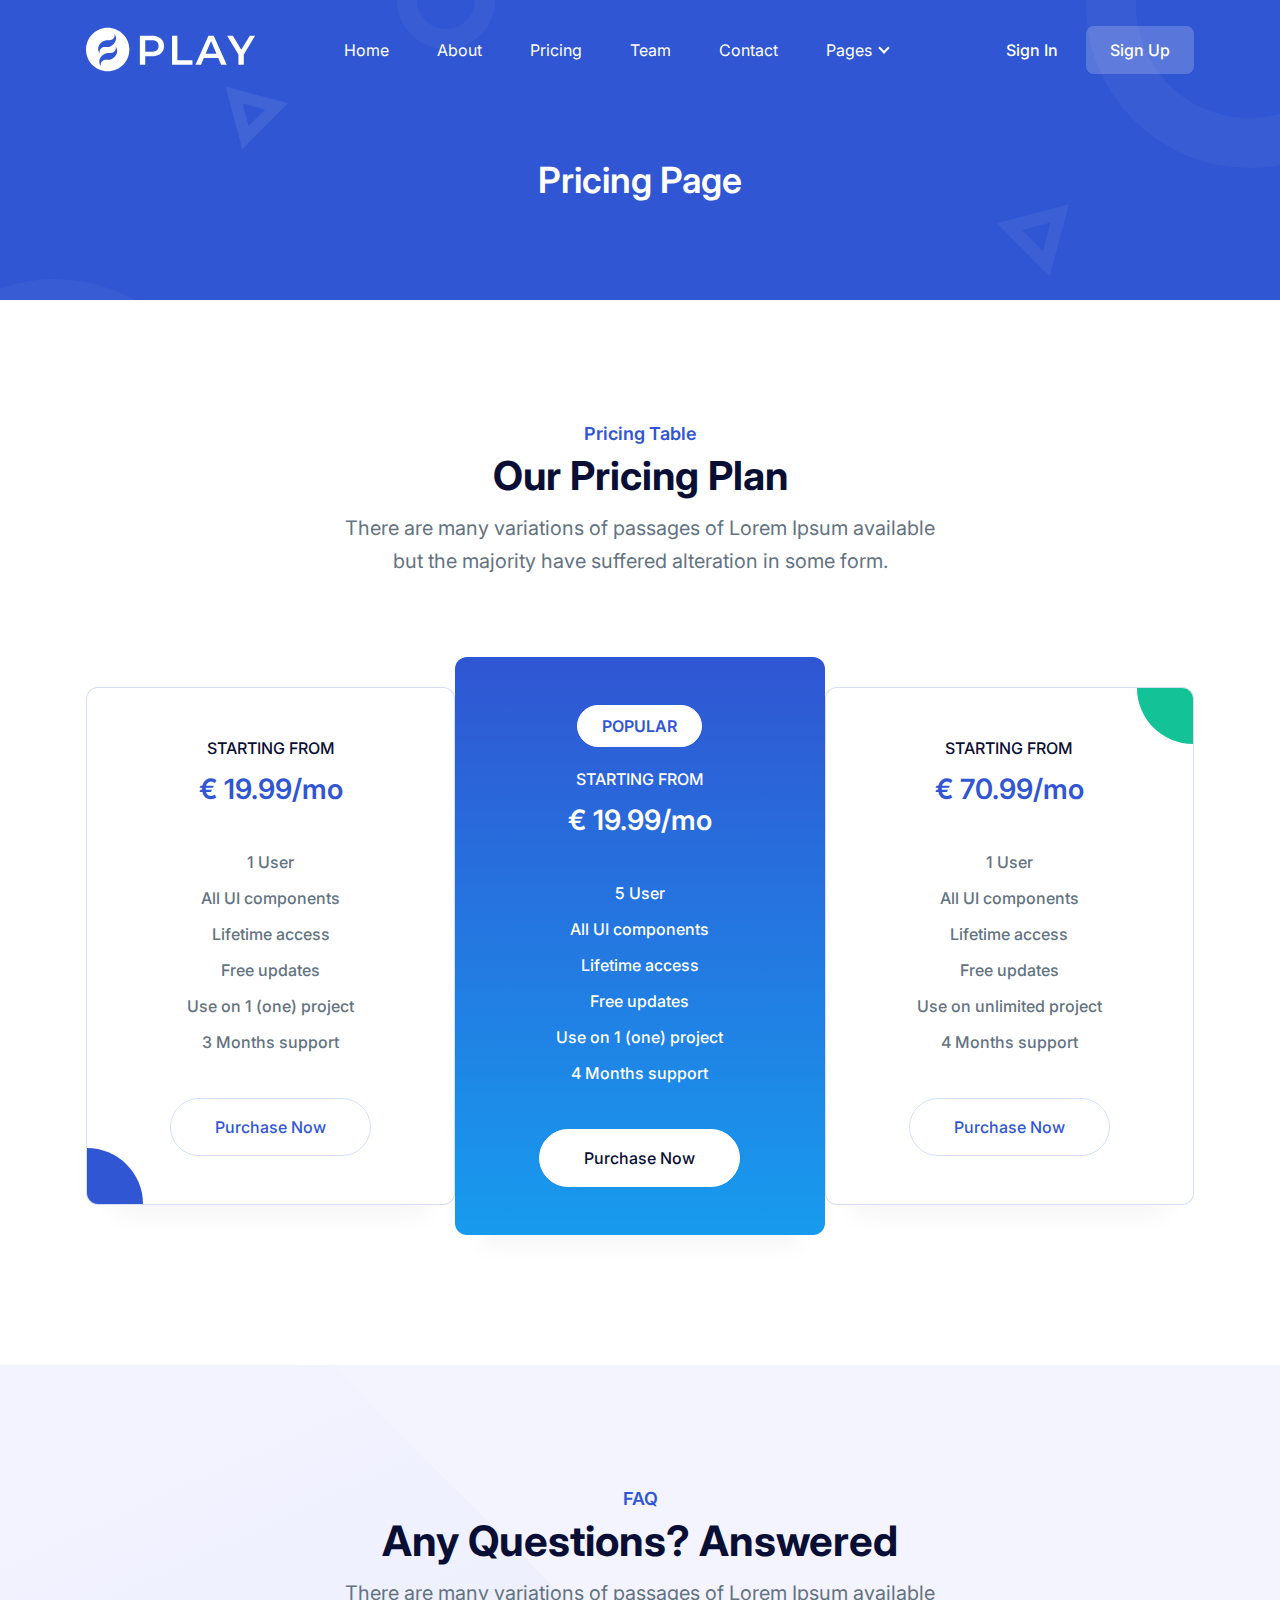
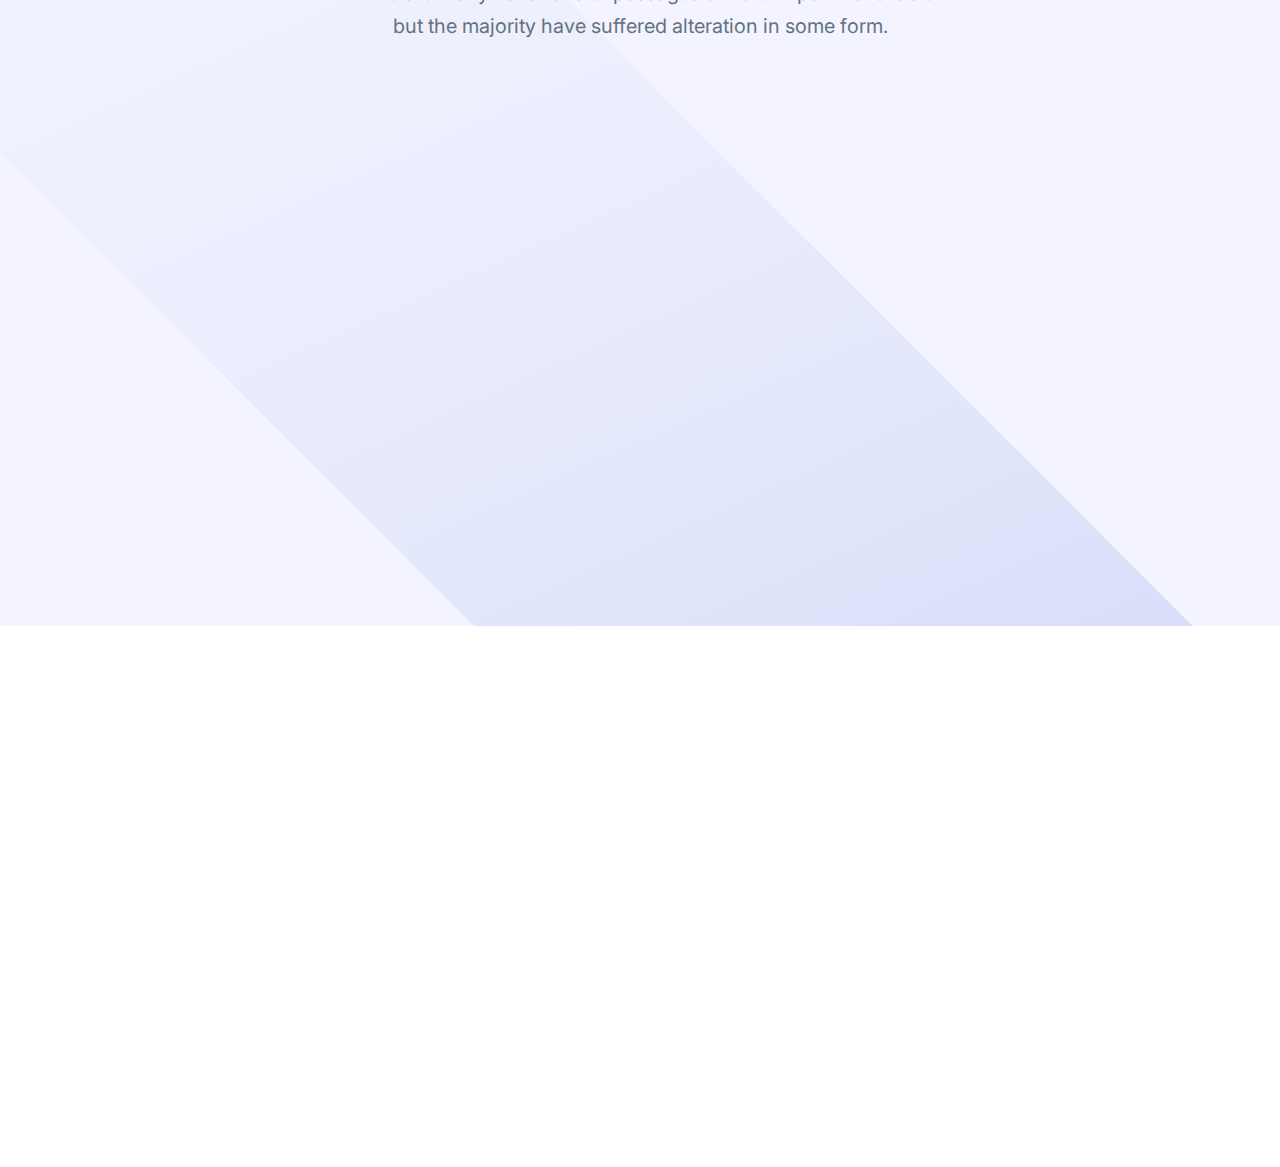
<file: pricing.html>
<!DOCTYPE html>
<html lang="en">
  <head>
    <meta charset="UTF-8" />
    <meta http-equiv="X-UA-Compatible" content="IE=edge" />
    <meta name="viewport" content="width=device-width, initial-scale=1.0" />
    <title>Pricing | Play Tailwind</title>
    <link
      rel="shortcut icon"
      href="assets/images/favicon.png"
      type="image/x-icon"
    />
    <link rel="stylesheet" href="assets/css/animate.css" />
    <link rel="stylesheet" href="assets/css/tailwind.css" />

    <!-- ==== WOW JS ==== -->
    <script src="assets/js/wow.min.js"></script>
    <script>
      new WOW().init();
    </script>
  </head>
  <body>
    <!-- ====== Navbar Section Start -->
    <div
      class="
        ud-header
        bg-transparent
        absolute
        top-0
        left-0
        z-40
        w-full
        flex
        items-center
      "
    >
      <div class="container">
        <div class="flex -mx-4 items-center justify-between relative">
          <div class="px-4 w-60 max-w-full">
            <a href="index.html" class="navbar-logo w-full block py-5">
              <img
                src="assets/images/logo/logo-white.svg"
                alt="logo"
                class="w-full header-logo"
              />
            </a>
          </div>
          <div class="flex px-4 justify-between items-center w-full">
            <div>
              <button
                id="navbarToggler"
                class="
                  block
                  absolute
                  right-4
                  top-1/2
                  -translate-y-1/2
                  lg:hidden
                  focus:ring-2
                  ring-primary
                  px-3
                  py-[6px]
                  rounded-lg
                "
              >
                <span
                  class="relative w-[30px] h-[2px] my-[6px] block bg-white"
                ></span>
                <span
                  class="relative w-[30px] h-[2px] my-[6px] block bg-white"
                ></span>
                <span
                  class="relative w-[30px] h-[2px] my-[6px] block bg-white"
                ></span>
              </button>
              <nav
                id="navbarCollapse"
                class="
                  absolute
                  py-5
                  lg:py-0 lg:px-4
                  xl:px-6
                  bg-white
                  lg:bg-transparent
                  shadow-lg
                  rounded-lg
                  max-w-[250px]
                  w-full
                  lg:max-w-full lg:w-full
                  right-4
                  top-full
                  hidden
                  lg:block lg:static lg:shadow-none
                "
              >
                <ul class="blcok lg:flex">
                  <li class="relative group">
                    <a
                      href="#home"
                      class="
                        ud-menu-scroll
                        text-base text-dark
                        lg:text-white
                        lg:group-hover:opacity-70
                        lg:group-hover:text-white
                        group-hover:text-primary
                        py-2
                        lg:py-6 lg:inline-flex lg:px-0
                        flex
                        mx-8
                        lg:mr-0
                      "
                    >
                      Home
                    </a>
                  </li>
                  <li class="relative group">
                    <a
                      href="/#about"
                      class="
                        ud-menu-scroll
                        text-base text-dark
                        lg:text-white
                        lg:group-hover:opacity-70
                        lg:group-hover:text-white
                        group-hover:text-primary
                        py-2
                        lg:py-6 lg:inline-flex lg:px-0
                        flex
                        mx-8
                        lg:mr-0 lg:ml-7
                        xl:ml-12
                      "
                    >
                      About
                    </a>
                  </li>
                  <li class="relative group">
                    <a
                      href="/#pricing"
                      class="
                        ud-menu-scroll
                        text-base text-dark
                        lg:text-white
                        lg:group-hover:opacity-70
                        lg:group-hover:text-white
                        group-hover:text-primary
                        py-2
                        lg:py-6 lg:inline-flex lg:px-0
                        flex
                        mx-8
                        lg:mr-0 lg:ml-7
                        xl:ml-12
                      "
                    >
                      Pricing
                    </a>
                  </li>
                  <li class="relative group">
                    <a
                      href="/#team"
                      class="
                        ud-menu-scroll
                        text-base text-dark
                        lg:text-white
                        lg:group-hover:opacity-70
                        lg:group-hover:text-white
                        group-hover:text-primary
                        py-2
                        lg:py-6 lg:inline-flex lg:px-0
                        flex
                        mx-8
                        lg:mr-0 lg:ml-7
                        xl:ml-12
                      "
                    >
                      Team
                    </a>
                  </li>
                  <li class="relative group">
                    <a
                      href="/#contact"
                      class="
                        ud-menu-scroll
                        text-base text-dark
                        lg:text-white
                        lg:group-hover:opacity-70
                        lg:group-hover:text-white
                        group-hover:text-primary
                        py-2
                        lg:py-6 lg:inline-flex lg:px-0
                        flex
                        mx-8
                        lg:mr-0 lg:ml-7
                        xl:ml-12
                      "
                    >
                      Contact
                    </a>
                  </li>
                  <li class="relative group submenu-item">
                    <a
                      href="javascript:void(0)"
                      class="
                        text-base text-dark
                        lg:text-white
                        lg:group-hover:opacity-70
                        lg:group-hover:text-white
                        group-hover:text-primary
                        py-2
                        lg:py-6 lg:inline-flex lg:pl-0 lg:pr-4
                        flex
                        mx-8
                        lg:mr-0 lg:ml-8
                        xl:ml-12
                        relative
                        after:absolute
                        after:w-2
                        after:h-2
                        after:border-b-2
                        after:border-r-2
                        after:border-current
                        after:rotate-45
                        lg:after:right-0
                        after:right-1
                        after:top-1/2
                        after:-translate-y-1/2
                        after:mt-[-2px]
                      "
                    >
                      Pages
                    </a>
                    <div
                      class="
                        submenu
                        hidden
                        relative
                        lg:absolute
                        w-[250px]
                        top-full
                        lg:top-[110%]
                        left-0
                        rounded-sm
                        lg:shadow-lg
                        p-4
                        lg:block lg:opacity-0 lg:invisible
                        group-hover:opacity-100
                        lg:group-hover:visible lg:group-hover:top-full
                        bg-white
                        transition-[top]
                        duration-300
                      "
                    >
                      <a
                        href="about.html"
                        class="
                          block
                          text-sm text-body-color
                          rounded
                          hover:text-primary
                          py-[10px]
                          px-4
                        "
                      >
                        About Page
                      </a>
                      <a
                        href="pricing.html"
                        class="
                          block
                          text-sm text-body-color
                          rounded
                          hover:text-primary
                          py-[10px]
                          px-4
                        "
                      >
                        Pricing Page
                      </a>
                      <a
                        href="contact.html"
                        class="
                          block
                          text-sm text-body-color
                          rounded
                          hover:text-primary
                          py-[10px]
                          px-4
                        "
                      >
                        Contact Page
                      </a>
                      <a
                        href="blog-grids.html"
                        class="
                          block
                          text-sm text-body-color
                          rounded
                          hover:text-primary
                          py-[10px]
                          px-4
                        "
                      >
                        Blog Grid Page
                      </a>
                      <a
                        href="blog-details.html"
                        class="
                          block
                          text-sm text-body-color
                          rounded
                          hover:text-primary
                          py-[10px]
                          px-4
                        "
                      >
                        Blog Details Page
                      </a>
                      <a
                        href="signup.html"
                        class="
                          block
                          text-sm text-body-color
                          rounded
                          hover:text-primary
                          py-[10px]
                          px-4
                        "
                      >
                        Sign Up Page
                      </a>
                      <a
                        href="signin.html"
                        class="
                          block
                          text-sm text-body-color
                          rounded
                          hover:text-primary
                          py-[10px]
                          px-4
                        "
                      >
                        Sign In Page
                      </a>
                      <a
                        href="404.html"
                        class="
                          block
                          text-sm text-body-color
                          rounded
                          hover:text-primary
                          py-[10px]
                          px-4
                        "
                      >
                        404 Page
                      </a>
                    </div>
                  </li>
                </ul>
              </nav>
            </div>
            <div class="sm:flex justify-end hidden pr-16 lg:pr-0">
              <a
                href="signin.html"
                class="
                  text-base
                  font-medium
                  text-white
                  hover:opacity-70
                  py-3
                  px-7
                  loginBtn
                "
              >
                Sign In
              </a>
              <a
                href="signup.html"
                class="
                  text-base
                  font-medium
                  text-white
                  bg-white bg-opacity-20
                  rounded-lg
                  py-3
                  px-6
                  hover:bg-opacity-100 hover:text-dark
                  signUpBtn
                  duration-300
                  ease-in-out
                "
              >
                Sign Up
              </a>
            </div>
          </div>
        </div>
      </div>
    </div>
    <!-- ====== Navbar Section End -->

    <!-- ====== Banner Section Start -->
    <div
      class="
        relative
        z-10
        pt-[120px]
        md:pt-[130px]
        lg:pt-[160px]
        pb-[100px]
        bg-primary
        overflow-hidden
      "
    >
      <div class="container">
        <div class="flex flex-wrap items-center -mx-4">
          <div class="w-full px-4">
            <div class="text-center">
              <h1 class="font-semibold text-white text-4xl">Pricing Page</h1>
            </div>
          </div>
        </div>
      </div>
      <div>
        <span class="absolute top-0 left-0 z-[-1]">
          <svg
            width="495"
            height="470"
            viewBox="0 0 495 470"
            fill="none"
            xmlns="http://www.w3.org/2000/svg"
          >
            <circle
              cx="55"
              cy="442"
              r="138"
              stroke="white"
              stroke-opacity="0.04"
              stroke-width="50"
            />
            <circle
              cx="446"
              r="39"
              stroke="white"
              stroke-opacity="0.04"
              stroke-width="20"
            />
            <path
              d="M245.406 137.609L233.985 94.9852L276.609 106.406L245.406 137.609Z"
              stroke="white"
              stroke-opacity="0.08"
              stroke-width="12"
            />
          </svg>
        </span>
        <span class="absolute top-0 right-0 z-[-1]">
          <svg
            width="493"
            height="470"
            viewBox="0 0 493 470"
            fill="none"
            xmlns="http://www.w3.org/2000/svg"
          >
            <circle
              cx="462"
              cy="5"
              r="138"
              stroke="white"
              stroke-opacity="0.04"
              stroke-width="50"
            />
            <circle
              cx="49"
              cy="470"
              r="39"
              stroke="white"
              stroke-opacity="0.04"
              stroke-width="20"
            />
            <path
              d="M222.393 226.701L272.808 213.192L259.299 263.607L222.393 226.701Z"
              stroke="white"
              stroke-opacity="0.06"
              stroke-width="13"
            />
          </svg>
        </span>
      </div>
    </div>
    <!-- ====== Banner Section End -->

    <!-- ====== Pricing Section Start -->
    <section
      id="pricing"
      class="
        bg-white
        pt-20
        lg:pt-[120px]
        pb-12
        lg:pb-[90px]
        relative
        z-20
        overflow-hidden
      "
    >
      <div class="container">
        <div class="flex flex-wrap -mx-4">
          <div class="w-full px-4">
            <div class="text-center mx-auto mb-[60px] lg:mb-20 max-w-[620px]">
              <span class="font-semibold text-lg text-primary mb-2 block">
                Pricing Table
              </span>
              <h2
                class="
                  font-bold
                  text-3xl
                  sm:text-4xl
                  md:text-[40px]
                  text-dark
                  mb-4
                "
              >
                Our Pricing Plan
              </h2>
              <p
                class="
                  text-lg
                  sm:text-xl
                  leading-relaxed
                  sm:leading-relaxed
                  text-body-color
                "
              >
                There are many variations of passages of Lorem Ipsum available
                but the majority have suffered alteration in some form.
              </p>
            </div>
          </div>
        </div>

        <div class="flex flex-wrap items-center justify-center">
          <div class="w-full md:w-1/2 lg:w-1/3">
            <div
              class="
                bg-white
                rounded-xl
                relative
                z-10
                overflow-hidden
                border border-primary border-opacity-20
                shadow-pricing
                py-10
                px-8
                sm:p-12
                lg:py-10 lg:px-6
                xl:p-12
                mb-10
                text-center
                wow
                fadeInUp
              "
              data-wow-delay=".15s
              "
            >
              <span
                class="text-dark font-medium text-base uppercase block mb-2"
              >
                STARTING FROM
              </span>
              <h2 class="font-semibold text-primary mb-9 text-[28px]">
                € 19.99/mo
              </h2>

              <div class="mb-10">
                <p
                  class="
                    text-base
                    font-medium
                    text-body-color
                    leading-loose
                    mb-1
                  "
                >
                  1 User
                </p>
                <p
                  class="
                    text-base
                    font-medium
                    text-body-color
                    leading-loose
                    mb-1
                  "
                >
                  All UI components
                </p>
                <p
                  class="
                    text-base
                    font-medium
                    text-body-color
                    leading-loose
                    mb-1
                  "
                >
                  Lifetime access
                </p>
                <p
                  class="
                    text-base
                    font-medium
                    text-body-color
                    leading-loose
                    mb-1
                  "
                >
                  Free updates
                </p>
                <p
                  class="
                    text-base
                    font-medium
                    text-body-color
                    leading-loose
                    mb-1
                  "
                >
                  Use on 1 (one) project
                </p>
                <p
                  class="
                    text-base
                    font-medium
                    text-body-color
                    leading-loose
                    mb-1
                  "
                >
                  3 Months support
                </p>
              </div>
              <div class="w-full">
                <a
                  href="javascript:void(0)"
                  class="
                    inline-block
                    text-base
                    font-medium
                    text-primary
                    bg-transparent
                    border border-[#D4DEFF]
                    rounded-full
                    text-center
                    py-4
                    px-11
                    hover:text-white hover:bg-primary hover:border-primary
                    transition
                    duration-300
                    ease-in-out
                  "
                >
                  Purchase Now
                </a>
              </div>
              <span
                class="
                  absolute
                  left-0
                  bottom-0
                  z-[-1]
                  w-14
                  h-14
                  rounded-tr-full
                  block
                  bg-primary
                "
              >
              </span>
            </div>
          </div>
          <div class="w-full md:w-1/2 lg:w-1/3">
            <div
              class="
                bg-primary bg-gradient-to-b
                from-primary
                to-[#179BEE]
                rounded-xl
                relative
                z-10
                overflow-hidden
                shadow-pricing
                py-10
                px-8
                sm:p-12
                lg:py-10 lg:px-6
                xl:p-12
                mb-10
                text-center
                wow
                fadeInUp
              "
              data-wow-delay=".1s
              "
            >
              <span
                class="
                  inline-block
                  py-2
                  px-6
                  border border-white
                  rounded-full
                  text-base
                  font-semibold
                  text-primary
                  bg-white
                  uppercase
                  mb-5
                "
              >
                POPULAR
              </span>
              <span
                class="text-white font-medium text-base uppercase block mb-2"
              >
                STARTING FROM
              </span>
              <h2 class="font-semibold text-white mb-9 text-[28px]">
                € 19.99/mo
              </h2>

              <div class="mb-10">
                <p class="text-base font-medium text-white leading-loose mb-1">
                  5 User
                </p>
                <p class="text-base font-medium text-white leading-loose mb-1">
                  All UI components
                </p>
                <p class="text-base font-medium text-white leading-loose mb-1">
                  Lifetime access
                </p>
                <p class="text-base font-medium text-white leading-loose mb-1">
                  Free updates
                </p>
                <p class="text-base font-medium text-white leading-loose mb-1">
                  Use on 1 (one) project
                </p>
                <p class="text-base font-medium text-white leading-loose mb-1">
                  4 Months support
                </p>
              </div>
              <div class="w-full">
                <a
                  href="javascript:void(0)"
                  class="
                    inline-block
                    text-base
                    font-medium
                    text-dark
                    bg-white
                    border border-white
                    rounded-full
                    text-center
                    py-4
                    px-11
                    hover:text-white hover:bg-dark hover:border-dark
                    transition
                    duration-300
                    ease-in-out
                  "
                >
                  Purchase Now
                </a>
              </div>
            </div>
          </div>
          <div class="w-full md:w-1/2 lg:w-1/3">
            <div
              class="
                bg-white
                rounded-xl
                relative
                z-10
                overflow-hidden
                border border-primary border-opacity-20
                shadow-pricing
                py-10
                px-8
                sm:p-12
                lg:py-10 lg:px-6
                xl:p-12
                mb-10
                text-center
                wow
                fadeInUp
              "
              data-wow-delay=".15s
              "
            >
              <span
                class="text-dark font-medium text-base uppercase block mb-2"
              >
                STARTING FROM
              </span>
              <h2 class="font-semibold text-primary mb-9 text-[28px]">
                € 70.99/mo
              </h2>

              <div class="mb-10">
                <p
                  class="
                    text-base
                    font-medium
                    text-body-color
                    leading-loose
                    mb-1
                  "
                >
                  1 User
                </p>
                <p
                  class="
                    text-base
                    font-medium
                    text-body-color
                    leading-loose
                    mb-1
                  "
                >
                  All UI components
                </p>
                <p
                  class="
                    text-base
                    font-medium
                    text-body-color
                    leading-loose
                    mb-1
                  "
                >
                  Lifetime access
                </p>
                <p
                  class="
                    text-base
                    font-medium
                    text-body-color
                    leading-loose
                    mb-1
                  "
                >
                  Free updates
                </p>
                <p
                  class="
                    text-base
                    font-medium
                    text-body-color
                    leading-loose
                    mb-1
                  "
                >
                  Use on unlimited project
                </p>
                <p
                  class="
                    text-base
                    font-medium
                    text-body-color
                    leading-loose
                    mb-1
                  "
                >
                  4 Months support
                </p>
              </div>
              <div class="w-full">
                <a
                  href="javascript:void(0)"
                  class="
                    inline-block
                    text-base
                    font-medium
                    text-primary
                    bg-transparent
                    border border-[#D4DEFF]
                    rounded-full
                    text-center
                    py-4
                    px-11
                    hover:text-white hover:bg-primary hover:border-primary
                    transition
                    duration-300
                    ease-in-out
                  "
                >
                  Purchase Now
                </a>
              </div>

              <span
                class="
                  absolute
                  right-0
                  top-0
                  z-[-1]
                  w-14
                  h-14
                  rounded-bl-full
                  block
                  bg-secondary
                "
              >
              </span>
            </div>
          </div>
        </div>
      </div>
    </section>
    <!-- ====== Pricing Section End -->

    <!-- ====== Faq Section Start -->
    <section
      class="
        bg-[#f3f4ff]
        pt-20
        lg:pt-[120px]
        pb-12
        lg:pb-[90px]
        relative
        z-20
        overflow-hidden
      "
    >
      <div class="container">
        <div class="flex flex-wrap -mx-4">
          <div class="w-full px-4">
            <div class="text-center mx-auto mb-[60px] lg:mb-20 max-w-[620px]">
              <span class="font-semibold text-lg text-primary mb-2 block">
                FAQ
              </span>
              <h2
                class="
                  font-bold
                  text-3xl
                  sm:text-4xl
                  md:text-[42px]
                  text-dark
                  mb-4
                "
              >
                Any Questions? Answered
              </h2>
              <p
                class="
                  text-lg
                  sm:text-xl
                  leading-relaxed
                  sm:leading-relaxed
                  text-body-color
                "
              >
                There are many variations of passages of Lorem Ipsum available
                but the majority have suffered alteration in some form.
              </p>
            </div>
          </div>
        </div>

        <div class="flex flex-wrap -mx-4">
          <div class="w-full lg:w-1/2 px-4">
            <div
              class="
                single-faq
                w-full
                bg-white
                border border-[#F3F4FE]
                rounded-lg
                p-5
                sm:p-8
                mb-8
                wow
                fadeInUp
              "
              data-wow-delay=".1s
              "
            >
              <button class="faq-btn flex items-center w-full text-left">
                <div
                  class="
                    w-full
                    max-w-[40px]
                    h-10
                    flex
                    items-center
                    justify-center
                    rounded-lg
                    bg-primary
                    text-primary
                    bg-opacity-5
                    mr-5
                  "
                >
                  <svg
                    width="17"
                    height="10"
                    viewBox="0 0 17 10"
                    class="fill-current icon"
                  >
                    <path
                      d="M7.28687 8.43257L7.28679 8.43265L7.29496 8.43985C7.62576 8.73124 8.02464 8.86001 8.41472 8.86001C8.83092 8.86001 9.22376 8.69083 9.53447 8.41713L9.53454 8.41721L9.54184 8.41052L15.7631 2.70784L15.7691 2.70231L15.7749 2.69659C16.0981 2.38028 16.1985 1.80579 15.7981 1.41393C15.4803 1.1028 14.9167 1.00854 14.5249 1.38489L8.41472 7.00806L2.29995 1.38063L2.29151 1.37286L2.28271 1.36548C1.93092 1.07036 1.38469 1.06804 1.03129 1.41393L1.01755 1.42738L1.00488 1.44184C0.69687 1.79355 0.695778 2.34549 1.0545 2.69659L1.05999 2.70196L1.06565 2.70717L7.28687 8.43257Z"
                      fill="#3056D3"
                      stroke="#3056D3"
                    />
                  </svg>
                </div>
                <div class="w-full">
                  <h4 class="text-base sm:text-lg font-semibold text-black">
                    How to use UIdeck?
                  </h4>
                </div>
              </button>
              <div class="faq-content pl-[62px] hidden">
                <p class="text-base text-body-color leading-relaxed py-3">
                  It takes 2-3 weeks to get your first blog post ready. That
                  includes the in-depth research & creation of your monthly
                  content marketing strategy that we do before writing your
                  first blog post, Ipsum available .
                </p>
              </div>
            </div>
            <div
              class="
                single-faq
                w-full
                bg-white
                border border-[#F3F4FE]
                rounded-lg
                p-5
                sm:p-8
                mb-8
                wow
                fadeInUp
              "
              data-wow-delay=".15s
              "
            >
              <button class="faq-btn flex items-center w-full text-left">
                <div
                  class="
                    w-full
                    max-w-[40px]
                    h-10
                    flex
                    items-center
                    justify-center
                    rounded-lg
                    bg-primary
                    text-primary
                    bg-opacity-5
                    mr-5
                  "
                >
                  <svg
                    width="17"
                    height="10"
                    viewBox="0 0 17 10"
                    class="fill-current icon"
                  >
                    <path
                      d="M7.28687 8.43257L7.28679 8.43265L7.29496 8.43985C7.62576 8.73124 8.02464 8.86001 8.41472 8.86001C8.83092 8.86001 9.22376 8.69083 9.53447 8.41713L9.53454 8.41721L9.54184 8.41052L15.7631 2.70784L15.7691 2.70231L15.7749 2.69659C16.0981 2.38028 16.1985 1.80579 15.7981 1.41393C15.4803 1.1028 14.9167 1.00854 14.5249 1.38489L8.41472 7.00806L2.29995 1.38063L2.29151 1.37286L2.28271 1.36548C1.93092 1.07036 1.38469 1.06804 1.03129 1.41393L1.01755 1.42738L1.00488 1.44184C0.69687 1.79355 0.695778 2.34549 1.0545 2.69659L1.05999 2.70196L1.06565 2.70717L7.28687 8.43257Z"
                      fill="#3056D3"
                      stroke="#3056D3"
                    />
                  </svg>
                </div>
                <div class="w-full">
                  <h4 class="text-base sm:text-lg font-semibold text-black">
                    How to download icons from LineIcons?
                  </h4>
                </div>
              </button>
              <div class="faq-content pl-[62px] hidden">
                <p class="text-base text-body-color leading-relaxed py-3">
                  It takes 2-3 weeks to get your first blog post ready. That
                  includes the in-depth research & creation of your monthly
                  content marketing strategy that we do before writing your
                  first blog post, Ipsum available .
                </p>
              </div>
            </div>
            <div
              class="
                single-faq
                w-full
                bg-white
                border border-[#F3F4FE]
                rounded-lg
                p-5
                sm:p-8
                mb-8
                wow
                fadeInUp
              "
              data-wow-delay=".2s
              "
            >
              <button class="faq-btn flex items-center w-full text-left">
                <div
                  class="
                    w-full
                    max-w-[40px]
                    h-10
                    flex
                    items-center
                    justify-center
                    rounded-lg
                    bg-primary
                    text-primary
                    bg-opacity-5
                    mr-5
                  "
                >
                  <svg
                    width="17"
                    height="10"
                    viewBox="0 0 17 10"
                    class="fill-current icon"
                  >
                    <path
                      d="M7.28687 8.43257L7.28679 8.43265L7.29496 8.43985C7.62576 8.73124 8.02464 8.86001 8.41472 8.86001C8.83092 8.86001 9.22376 8.69083 9.53447 8.41713L9.53454 8.41721L9.54184 8.41052L15.7631 2.70784L15.7691 2.70231L15.7749 2.69659C16.0981 2.38028 16.1985 1.80579 15.7981 1.41393C15.4803 1.1028 14.9167 1.00854 14.5249 1.38489L8.41472 7.00806L2.29995 1.38063L2.29151 1.37286L2.28271 1.36548C1.93092 1.07036 1.38469 1.06804 1.03129 1.41393L1.01755 1.42738L1.00488 1.44184C0.69687 1.79355 0.695778 2.34549 1.0545 2.69659L1.05999 2.70196L1.06565 2.70717L7.28687 8.43257Z"
                      fill="#3056D3"
                      stroke="#3056D3"
                    />
                  </svg>
                </div>
                <div class="w-full">
                  <h4 class="text-base sm:text-lg font-semibold text-black">
                    Is GrayGrids part of UIdeck?
                  </h4>
                </div>
              </button>
              <div class="faq-content pl-[62px] hidden">
                <p class="text-base text-body-color leading-relaxed py-3">
                  It takes 2-3 weeks to get your first blog post ready. That
                  includes the in-depth research & creation of your monthly
                  content marketing strategy that we do before writing your
                  first blog post, Ipsum available .
                </p>
              </div>
            </div>
          </div>
          <div class="w-full lg:w-1/2 px-4">
            <div
              class="
                single-faq
                w-full
                bg-white
                border border-[#F3F4FE]
                rounded-lg
                p-5
                sm:p-8
                mb-8
                wow
                fadeInUp
              "
              data-wow-delay=".1s
              "
            >
              <button class="faq-btn flex items-center w-full text-left">
                <div
                  class="
                    w-full
                    max-w-[40px]
                    h-10
                    flex
                    items-center
                    justify-center
                    rounded-lg
                    bg-primary
                    text-primary
                    bg-opacity-5
                    mr-5
                  "
                >
                  <svg
                    width="17"
                    height="10"
                    viewBox="0 0 17 10"
                    class="fill-current icon"
                  >
                    <path
                      d="M7.28687 8.43257L7.28679 8.43265L7.29496 8.43985C7.62576 8.73124 8.02464 8.86001 8.41472 8.86001C8.83092 8.86001 9.22376 8.69083 9.53447 8.41713L9.53454 8.41721L9.54184 8.41052L15.7631 2.70784L15.7691 2.70231L15.7749 2.69659C16.0981 2.38028 16.1985 1.80579 15.7981 1.41393C15.4803 1.1028 14.9167 1.00854 14.5249 1.38489L8.41472 7.00806L2.29995 1.38063L2.29151 1.37286L2.28271 1.36548C1.93092 1.07036 1.38469 1.06804 1.03129 1.41393L1.01755 1.42738L1.00488 1.44184C0.69687 1.79355 0.695778 2.34549 1.0545 2.69659L1.05999 2.70196L1.06565 2.70717L7.28687 8.43257Z"
                      fill="#3056D3"
                      stroke="#3056D3"
                    />
                  </svg>
                </div>
                <div class="w-full">
                  <h4 class="text-base sm:text-lg font-semibold text-black">
                    Can I use this template for commercial project?
                  </h4>
                </div>
              </button>
              <div class="faq-content pl-[62px] hidden">
                <p class="text-base text-body-color leading-relaxed py-3">
                  It takes 2-3 weeks to get your first blog post ready. That
                  includes the in-depth research & creation of your monthly
                  content marketing strategy that we do before writing your
                  first blog post, Ipsum available .
                </p>
              </div>
            </div>
            <div
              class="
                single-faq
                w-full
                bg-white
                border border-[#F3F4FE]
                rounded-lg
                p-5
                sm:p-8
                mb-8
                wow
                fadeInUp
              "
              data-wow-delay=".15s
              "
            >
              <button class="faq-btn flex items-center w-full text-left">
                <div
                  class="
                    w-full
                    max-w-[40px]
                    h-10
                    flex
                    items-center
                    justify-center
                    rounded-lg
                    bg-primary
                    text-primary
                    bg-opacity-5
                    mr-5
                  "
                >
                  <svg
                    width="17"
                    height="10"
                    viewBox="0 0 17 10"
                    class="fill-current icon"
                  >
                    <path
                      d="M7.28687 8.43257L7.28679 8.43265L7.29496 8.43985C7.62576 8.73124 8.02464 8.86001 8.41472 8.86001C8.83092 8.86001 9.22376 8.69083 9.53447 8.41713L9.53454 8.41721L9.54184 8.41052L15.7631 2.70784L15.7691 2.70231L15.7749 2.69659C16.0981 2.38028 16.1985 1.80579 15.7981 1.41393C15.4803 1.1028 14.9167 1.00854 14.5249 1.38489L8.41472 7.00806L2.29995 1.38063L2.29151 1.37286L2.28271 1.36548C1.93092 1.07036 1.38469 1.06804 1.03129 1.41393L1.01755 1.42738L1.00488 1.44184C0.69687 1.79355 0.695778 2.34549 1.0545 2.69659L1.05999 2.70196L1.06565 2.70717L7.28687 8.43257Z"
                      fill="#3056D3"
                      stroke="#3056D3"
                    />
                  </svg>
                </div>
                <div class="w-full">
                  <h4 class="text-base sm:text-lg font-semibold text-black">
                    Do you have plan to releasing Play Pro?
                  </h4>
                </div>
              </button>
              <div class="faq-content pl-[62px] hidden">
                <p class="text-base text-body-color leading-relaxed py-3">
                  It takes 2-3 weeks to get your first blog post ready. That
                  includes the in-depth research & creation of your monthly
                  content marketing strategy that we do before writing your
                  first blog post, Ipsum available .
                </p>
              </div>
            </div>
            <div
              class="
                single-faq
                w-full
                bg-white
                border border-[#F3F4FE]
                rounded-lg
                p-5
                sm:p-8
                mb-8
                wow
                fadeInUp
              "
              data-wow-delay=".2s
              "
            >
              <button class="faq-btn flex items-center w-full text-left">
                <div
                  class="
                    w-full
                    max-w-[40px]
                    h-10
                    flex
                    items-center
                    justify-center
                    rounded-lg
                    bg-primary
                    text-primary
                    bg-opacity-5
                    mr-5
                  "
                >
                  <svg
                    width="17"
                    height="10"
                    viewBox="0 0 17 10"
                    class="fill-current icon"
                  >
                    <path
                      d="M7.28687 8.43257L7.28679 8.43265L7.29496 8.43985C7.62576 8.73124 8.02464 8.86001 8.41472 8.86001C8.83092 8.86001 9.22376 8.69083 9.53447 8.41713L9.53454 8.41721L9.54184 8.41052L15.7631 2.70784L15.7691 2.70231L15.7749 2.69659C16.0981 2.38028 16.1985 1.80579 15.7981 1.41393C15.4803 1.1028 14.9167 1.00854 14.5249 1.38489L8.41472 7.00806L2.29995 1.38063L2.29151 1.37286L2.28271 1.36548C1.93092 1.07036 1.38469 1.06804 1.03129 1.41393L1.01755 1.42738L1.00488 1.44184C0.69687 1.79355 0.695778 2.34549 1.0545 2.69659L1.05999 2.70196L1.06565 2.70717L7.28687 8.43257Z"
                      fill="#3056D3"
                      stroke="#3056D3"
                    />
                  </svg>
                </div>
                <div class="w-full">
                  <h4 class="text-base sm:text-lg font-semibold text-black">
                    Where and how to host this template?
                  </h4>
                </div>
              </button>
              <div class="faq-content pl-[62px] hidden">
                <p class="text-base text-body-color leading-relaxed py-3">
                  It takes 2-3 weeks to get your first blog post ready. That
                  includes the in-depth research & creation of your monthly
                  content marketing strategy that we do before writing your
                  first blog post, Ipsum available .
                </p>
              </div>
            </div>
          </div>
        </div>
      </div>

      <div class="absolute bottom-0 right-0 z-[-1]">
        <svg
          width="1440"
          height="886"
          viewBox="0 0 1440 886"
          fill="none"
          xmlns="http://www.w3.org/2000/svg"
        >
          <path
            opacity="0.5"
            d="M193.307 -273.321L1480.87 1014.24L1121.85 1373.26C1121.85 1373.26 731.745 983.231 478.513 729.927C225.976 477.317 -165.714 85.6993 -165.714 85.6993L193.307 -273.321Z"
            fill="url(#paint0_linear)"
          />
          <defs>
            <linearGradient
              id="paint0_linear"
              x1="1308.65"
              y1="1142.58"
              x2="602.827"
              y2="-418.681"
              gradientUnits="userSpaceOnUse"
            >
              <stop stop-color="#3056D3" stop-opacity="0.36" />
              <stop offset="1" stop-color="#F5F2FD" stop-opacity="0" />
              <stop offset="1" stop-color="#F5F2FD" stop-opacity="0.096144" />
            </linearGradient>
          </defs>
        </svg>
      </div>
    </section>
    <!-- ====== Faq Section End -->

    <!-- ====== Footer Section Start -->
    <footer
      class="bg-black pt-20 lg:pt-[120px] relative z-10 wow fadeInUp"
      data-wow-delay=".15s"
    >
      <div class="container">
        <div class="flex flex-wrap -mx-4">
          <div class="w-full sm:w-1/2 md:w-1/2 lg:w-4/12 xl:w-3/12 px-4">
            <div class="w-full mb-10">
              <a
                href="javascript:void(0)"
                class="inline-block max-w-[160px] mb-6"
              >
                <img
                  src="assets/images/logo/logo-white.svg"
                  alt="logo"
                  class="max-w-full"
                />
              </a>
              <p class="text-base text-[#f3f4fe] mb-7">
                We create digital experiences for brands and companies by using
                technology.
              </p>
              <div class="flex items-center -mx-3">
                <a
                  href="javascript:void(0)"
                  class="px-3 text-[#dddddd] hover:text-white"
                >
                  <svg
                    width="10"
                    height="18"
                    viewBox="0 0 10 18"
                    class="fill-current"
                  >
                    <path
                      d="M9.00007 6.82105H7.50006H6.96434V6.27097V4.56571V4.01562H7.50006H8.62507C8.91971 4.01562 9.16078 3.79559 9.16078 3.46554V0.550085C9.16078 0.247538 8.9465 0 8.62507 0H6.66969C4.55361 0 3.08038 1.54024 3.08038 3.82309V6.21596V6.76605H2.54466H0.72322C0.348217 6.76605 0 7.06859 0 7.50866V9.48897C0 9.87402 0.294645 10.2316 0.72322 10.2316H2.49109H3.02681V10.7817V16.31C3.02681 16.6951 3.32145 17.0526 3.75003 17.0526H6.26791C6.42862 17.0526 6.56255 16.9701 6.66969 16.8601C6.77684 16.7501 6.8572 16.5576 6.8572 16.3925V10.8092V10.2591H7.4197H8.62507C8.97328 10.2591 9.24114 10.0391 9.29471 9.709V9.6815V9.65399L9.66972 7.7562C9.6965 7.56367 9.66972 7.34363 9.509 7.1236C9.45543 6.98608 9.21436 6.84856 9.00007 6.82105Z"
                    />
                  </svg>
                </a>
                <a
                  href="javascript:void(0)"
                  class="px-3 text-[#dddddd] hover:text-white"
                >
                  <svg
                    width="19"
                    height="15"
                    viewBox="0 0 19 15"
                    class="fill-current"
                  >
                    <path
                      d="M16.2622 3.17878L17.33 1.93293C17.6391 1.59551 17.7234 1.33595 17.7515 1.20618C16.9085 1.67337 16.1217 1.82911 15.6159 1.82911H15.4192L15.3068 1.72528C14.6324 1.18022 13.7894 0.894714 12.8902 0.894714C10.9233 0.894714 9.37779 2.40012 9.37779 4.13913C9.37779 4.24295 9.37779 4.39868 9.40589 4.5025L9.49019 5.02161L8.90009 4.99565C5.30334 4.89183 2.35288 2.03675 1.87518 1.5436C1.08839 2.84136 1.53799 4.08722 2.01568 4.86587L2.97107 6.31937L1.45369 5.54071C1.48179 6.63084 1.93138 7.48736 2.80247 8.11029L3.56116 8.62939L2.80247 8.9149C3.28017 10.2386 4.34795 10.7837 5.13474 10.9913L6.17443 11.2509L5.19094 11.8738C3.61736 12.912 1.65039 12.8342 0.779297 12.7563C2.54957 13.8983 4.65705 14.1579 6.11823 14.1579C7.21412 14.1579 8.02901 14.0541 8.2257 13.9762C16.0936 12.2631 16.4589 5.77431 16.4589 4.47655V4.29486L16.6275 4.19104C17.5829 3.36047 17.9763 2.91923 18.2011 2.65967C18.1168 2.68563 18.0044 2.73754 17.892 2.7635L16.2622 3.17878Z"
                    />
                  </svg>
                </a>
                <a
                  href="javascript:void(0)"
                  class="px-3 text-[#dddddd] hover:text-white"
                >
                  <svg
                    width="18"
                    height="18"
                    viewBox="0 0 18 18"
                    class="fill-current"
                  >
                    <path
                      d="M8.91688 12.4995C10.6918 12.4995 12.1306 11.0911 12.1306 9.35385C12.1306 7.61655 10.6918 6.20819 8.91688 6.20819C7.14197 6.20819 5.70312 7.61655 5.70312 9.35385C5.70312 11.0911 7.14197 12.4995 8.91688 12.4995Z"
                    />
                    <path
                      d="M12.4078 0.947388H5.37075C2.57257 0.947388 0.300781 3.17104 0.300781 5.90993V12.7436C0.300781 15.5367 2.57257 17.7604 5.37075 17.7604H12.3524C15.2059 17.7604 17.4777 15.5367 17.4777 12.7978V5.90993C17.4777 3.17104 15.2059 0.947388 12.4078 0.947388ZM8.91696 13.4758C6.56206 13.4758 4.70584 11.6047 4.70584 9.35389C4.70584 7.10312 6.58976 5.23199 8.91696 5.23199C11.2165 5.23199 13.1004 7.10312 13.1004 9.35389C13.1004 11.6047 11.2442 13.4758 8.91696 13.4758ZM14.735 5.61164C14.4579 5.90993 14.0423 6.07264 13.5714 6.07264C13.1558 6.07264 12.7402 5.90993 12.4078 5.61164C12.103 5.31334 11.9368 4.9337 11.9368 4.47269C11.9368 4.01169 12.103 3.65916 12.4078 3.33375C12.7125 3.00834 13.1004 2.84563 13.5714 2.84563C13.9869 2.84563 14.4302 3.00834 14.735 3.30663C15.012 3.65916 15.2059 4.06593 15.2059 4.49981C15.1782 4.9337 15.012 5.31334 14.735 5.61164Z"
                    />
                    <path
                      d="M13.5985 3.82184C13.2383 3.82184 12.9336 4.12013 12.9336 4.47266C12.9336 4.82519 13.2383 5.12349 13.5985 5.12349C13.9587 5.12349 14.2634 4.82519 14.2634 4.47266C14.2634 4.12013 13.9864 3.82184 13.5985 3.82184Z"
                    />
                  </svg>
                </a>
                <a
                  href="javascript:void(0)"
                  class="px-3 text-[#dddddd] hover:text-white"
                >
                  <svg
                    width="18"
                    height="18"
                    viewBox="0 0 18 18"
                    class="fill-current"
                  >
                    <path
                      d="M16.7821 0.947388H1.84847C1.14272 0.947388 0.578125 1.49747 0.578125 2.18508V16.7623C0.578125 17.4224 1.14272 18 1.84847 18H16.7257C17.4314 18 17.996 17.4499 17.996 16.7623V2.15757C18.0525 1.49747 17.4879 0.947388 16.7821 0.947388ZM5.7442 15.4421H3.17528V7.32837H5.7442V15.4421ZM4.44563 6.2007C3.59873 6.2007 2.94944 5.5406 2.94944 4.74297C2.94944 3.94535 3.62696 3.28525 4.44563 3.28525C5.26429 3.28525 5.94181 3.94535 5.94181 4.74297C5.94181 5.5406 5.32075 6.2007 4.44563 6.2007ZM15.4835 15.4421H12.9146V11.509C12.9146 10.5739 12.8864 9.33618 11.5596 9.33618C10.2045 9.33618 10.0069 10.3813 10.0069 11.4265V15.4421H7.438V7.32837H9.95046V8.45605H9.9787C10.3457 7.79594 11.1644 7.13584 12.4347 7.13584C15.0601 7.13584 15.54 8.7861 15.54 11.0414V15.4421H15.4835Z"
                    />
                  </svg>
                </a>
              </div>
            </div>
          </div>
          <div class="w-full sm:w-1/2 md:w-1/2 lg:w-2/12 xl:w-2/12 px-4">
            <div class="w-full mb-10">
              <h4 class="text-white text-lg font-semibold mb-9">About Us</h4>
              <ul>
                <li>
                  <a
                    href="javascript:void(0)"
                    class="
                      inline-block
                      text-base text-[#f3f4fe]
                      hover:text-primary
                      leading-loose
                      mb-2
                    "
                  >
                    Home
                  </a>
                </li>
                <li>
                  <a
                    href="javascript:void(0)"
                    class="
                      inline-block
                      text-base text-[#f3f4fe]
                      hover:text-primary
                      leading-loose
                      mb-2
                    "
                  >
                    Features
                  </a>
                </li>
                <li>
                  <a
                    href="javascript:void(0)"
                    class="
                      inline-block
                      text-base text-[#f3f4fe]
                      hover:text-primary
                      leading-loose
                      mb-2
                    "
                  >
                    About
                  </a>
                </li>
                <li>
                  <a
                    href="javascript:void(0)"
                    class="
                      inline-block
                      text-base text-[#f3f4fe]
                      hover:text-primary
                      leading-loose
                      mb-2
                    "
                  >
                    Testimonial
                  </a>
                </li>
              </ul>
            </div>
          </div>
          <div class="w-full sm:w-1/2 md:w-1/2 lg:w-3/12 xl:w-2/12 px-4">
            <div class="w-full mb-10">
              <h4 class="text-white text-lg font-semibold mb-9">Features</h4>
              <ul>
                <li>
                  <a
                    href="javascript:void(0)"
                    class="
                      inline-block
                      text-base text-[#f3f4fe]
                      hover:text-primary
                      leading-loose
                      mb-2
                    "
                  >
                    How it works
                  </a>
                </li>
                <li>
                  <a
                    href="javascript:void(0)"
                    class="
                      inline-block
                      text-base text-[#f3f4fe]
                      hover:text-primary
                      leading-loose
                      mb-2
                    "
                  >
                    Privacy policy
                  </a>
                </li>
                <li>
                  <a
                    href="javascript:void(0)"
                    class="
                      inline-block
                      text-base text-[#f3f4fe]
                      hover:text-primary
                      leading-loose
                      mb-2
                    "
                  >
                    Terms of Service
                  </a>
                </li>
                <li>
                  <a
                    href="javascript:void(0)"
                    class="
                      inline-block
                      text-base text-[#f3f4fe]
                      hover:text-primary
                      leading-loose
                      mb-2
                    "
                  >
                    Refund policy
                  </a>
                </li>
              </ul>
            </div>
          </div>
          <div class="w-full sm:w-1/2 md:w-1/2 lg:w-3/12 xl:w-2/12 px-4">
            <div class="w-full mb-10">
              <h4 class="text-white text-lg font-semibold mb-9">
                Our Products
              </h4>
              <ul>
                <li>
                  <a
                    href="javascript:void(0)"
                    class="
                      inline-block
                      text-base text-[#f3f4fe]
                      hover:text-primary
                      leading-loose
                      mb-2
                    "
                  >
                    LineIcons
                  </a>
                </li>
                <li>
                  <a
                    href="javascript:void(0)"
                    class="
                      inline-block
                      text-base text-[#f3f4fe]
                      hover:text-primary
                      leading-loose
                      mb-2
                    "
                  >
                    Ecommerce HTML
                  </a>
                </li>
                <li>
                  <a
                    href="javascript:void(0)"
                    class="
                      inline-block
                      text-base text-[#f3f4fe]
                      hover:text-primary
                      leading-loose
                      mb-2
                    "
                  >
                    Ayro UI
                  </a>
                </li>
                <li>
                  <a
                    href="javascript:void(0)"
                    class="
                      inline-block
                      text-base text-[#f3f4fe]
                      hover:text-primary
                      leading-loose
                      mb-2
                    "
                  >
                    PlainAdmin
                  </a>
                </li>
              </ul>
            </div>
          </div>
          <div class="w-full md:w-2/3 lg:w-6/12 xl:w-3/12 px-4">
            <div class="w-full mb-10">
              <h4 class="text-white text-lg font-semibold mb-9">Partners</h4>
              <ul class="flex flex-wrap items-center">
                <li>
                  <a
                    href="https://tailgrids.com"
                    rel="nofollow noopner"
                    target="_blank"
                    class="
                      block
                      mb-6
                      mr-5
                      max-w-[120px]
                      xl:max-w-[100px]
                      2xl:max-w-[120px]
                    "
                  >
                    <img
                      src="assets/images/footer/brands/tailgrids.svg"
                      alt="tailgrids"
                    />
                  </a>
                </li>
                <li>
                  <a
                    href="https://ayroui.com"
                    rel="nofollow noopner"
                    target="_blank"
                    class="
                      block
                      mb-6
                      mr-5
                      max-w-[120px]
                      xl:max-w-[100px]
                      2xl:max-w-[120px]
                    "
                  >
                    <img
                      src="assets/images/footer/brands/ayroui.svg"
                      alt="ayroui"
                    />
                  </a>
                </li>
                <li>
                  <a
                    href="https://ecommercehtml.com"
                    rel="nofollow noopner"
                    target="_blank"
                    class="
                      block
                      mb-6
                      mr-5
                      max-w-[120px]
                      xl:max-w-[100px]
                      2xl:max-w-[120px]
                    "
                  >
                    <img
                      src="assets/images/footer/brands/ecommerce-html.svg"
                      alt="ecommerce-html"
                    />
                  </a>
                </li>
                <li>
                  <a
                    href="https://graygrids.com"
                    rel="nofollow noopner"
                    target="_blank"
                    class="
                      block
                      mb-6
                      mr-5
                      max-w-[120px]
                      xl:max-w-[100px]
                      2xl:max-w-[120px]
                    "
                  >
                    <img
                      src="assets/images/footer/brands/graygrids.svg"
                      alt="graygrids"
                    />
                  </a>
                </li>
                <li>
                  <a
                    href="https://lineicons.com"
                    rel="nofollow noopner"
                    target="_blank"
                    class="
                      block
                      mb-6
                      mr-5
                      max-w-[120px]
                      xl:max-w-[100px]
                      2xl:max-w-[120px]
                    "
                  >
                    <img
                      src="assets/images/footer/brands/lineicons.svg"
                      alt="lineicons"
                    />
                  </a>
                </li>
                <li>
                  <a
                    href="https://uideck.com"
                    rel="nofollow noopner"
                    target="_blank"
                    class="
                      block
                      mb-6
                      mr-5
                      max-w-[120px]
                      xl:max-w-[100px]
                      2xl:max-w-[120px]
                    "
                  >
                    <img
                      src="assets/images/footer/brands/uideck.svg"
                      alt="uideck"
                    />
                  </a>
                </li>
              </ul>
            </div>
          </div>
        </div>
      </div>

      <div class="border-t border-opacity-40 py-8 mt-12 lg:mt-[60px]">
        <div class="container">
          <div class="flex flex-wrap -mx-4">
            <div class="w-full md:w-2/3 lg:w-1/2 px-4">
              <div class="my-1">
                <div
                  class="
                    flex
                    items-center
                    justify-center
                    md:justify-start
                    -mx-3
                  "
                >
                  <a
                    href="javascript:void(0)"
                    class="text-base text-[#f3f4fe] hover:text-primary px-3"
                  >
                    Privacy policy
                  </a>
                  <a
                    href="javascript:void(0)"
                    class="text-base text-[#f3f4fe] hover:text-primary px-3"
                  >
                    Legal notice
                  </a>
                  <a
                    href="javascript:void(0)"
                    class="text-base text-[#f3f4fe] hover:text-primary px-3"
                  >
                    Terms of service
                  </a>
                </div>
              </div>
            </div>
            <div class="w-full md:w-1/3 lg:w-1/2 px-4">
              <div class="flex justify-center md:justify-end my-1">
                <p class="text-base text-[#f3f4fe]">
                  Designed and Developed by
                  <a
                    href="https://tailgrids.com"
                    rel="nofollow noopner"
                    target="_blank"
                    class="text-primary hover:underline"
                  >
                    TailGrids and UIdeck
                  </a>
                </p>
              </div>
            </div>
          </div>
        </div>
      </div>

      <div>
        <span class="absolute left-0 top-0 z-[-1]">
          <img src="assets/images/footer/shape-1.svg" alt="" />
        </span>

        <span class="absolute bottom-0 right-0 z-[-1]">
          <img src="assets/images/footer/shape-3.svg" alt="" />
        </span>

        <span class="absolute top-0 right-0 z-[-1]">
          <svg
            width="102"
            height="102"
            viewBox="0 0 102 102"
            fill="none"
            xmlns="http://www.w3.org/2000/svg"
          >
            <path
              d="M1.8667 33.1956C2.89765 33.1956 3.7334 34.0318 3.7334 35.0633C3.7334 36.0947 2.89765 36.9309 1.8667 36.9309C0.835744 36.9309 4.50645e-08 36.0947 0 35.0633C-4.50645e-08 34.0318 0.835744 33.1956 1.8667 33.1956Z"
              fill="white"
              fill-opacity="0.08"
            ></path>
            <path
              d="M18.2939 33.1956C19.3249 33.1956 20.1606 34.0318 20.1606 35.0633C20.1606 36.0947 19.3249 36.9309 18.2939 36.9309C17.263 36.9309 16.4272 36.0947 16.4272 35.0633C16.4272 34.0318 17.263 33.1956 18.2939 33.1956Z"
              fill="white"
              fill-opacity="0.08"
            ></path>
            <path
              d="M34.7209 33.195C35.7519 33.195 36.5876 34.0311 36.5876 35.0626C36.5876 36.0941 35.7519 36.9303 34.7209 36.9303C33.69 36.9303 32.8542 36.0941 32.8542 35.0626C32.8542 34.0311 33.69 33.195 34.7209 33.195Z"
              fill="white"
              fill-opacity="0.08"
            ></path>
            <path
              d="M50.9341 33.195C51.965 33.195 52.8008 34.0311 52.8008 35.0626C52.8008 36.0941 51.965 36.9303 50.9341 36.9303C49.9031 36.9303 49.0674 36.0941 49.0674 35.0626C49.0674 34.0311 49.9031 33.195 50.9341 33.195Z"
              fill="white"
              fill-opacity="0.08"
            ></path>
            <path
              d="M1.8667 16.7605C2.89765 16.7605 3.7334 17.5966 3.7334 18.6281C3.7334 19.6596 2.89765 20.4957 1.8667 20.4957C0.835744 20.4957 4.50645e-08 19.6596 0 18.6281C-4.50645e-08 17.5966 0.835744 16.7605 1.8667 16.7605Z"
              fill="white"
              fill-opacity="0.08"
            ></path>
            <path
              d="M18.2939 16.7605C19.3249 16.7605 20.1606 17.5966 20.1606 18.6281C20.1606 19.6596 19.3249 20.4957 18.2939 20.4957C17.263 20.4957 16.4272 19.6596 16.4272 18.6281C16.4272 17.5966 17.263 16.7605 18.2939 16.7605Z"
              fill="white"
              fill-opacity="0.08"
            ></path>
            <path
              d="M34.7209 16.7605C35.7519 16.7605 36.5876 17.5966 36.5876 18.6281C36.5876 19.6596 35.7519 20.4957 34.7209 20.4957C33.69 20.4957 32.8542 19.6596 32.8542 18.6281C32.8542 17.5966 33.69 16.7605 34.7209 16.7605Z"
              fill="white"
              fill-opacity="0.08"
            ></path>
            <path
              d="M50.9341 16.7605C51.965 16.7605 52.8008 17.5966 52.8008 18.6281C52.8008 19.6596 51.965 20.4957 50.9341 20.4957C49.9031 20.4957 49.0674 19.6596 49.0674 18.6281C49.0674 17.5966 49.9031 16.7605 50.9341 16.7605Z"
              fill="white"
              fill-opacity="0.08"
            ></path>
            <path
              d="M1.8667 0.324951C2.89765 0.324951 3.7334 1.16115 3.7334 2.19261C3.7334 3.22408 2.89765 4.06024 1.8667 4.06024C0.835744 4.06024 4.50645e-08 3.22408 0 2.19261C-4.50645e-08 1.16115 0.835744 0.324951 1.8667 0.324951Z"
              fill="white"
              fill-opacity="0.08"
            ></path>
            <path
              d="M18.2939 0.324951C19.3249 0.324951 20.1606 1.16115 20.1606 2.19261C20.1606 3.22408 19.3249 4.06024 18.2939 4.06024C17.263 4.06024 16.4272 3.22408 16.4272 2.19261C16.4272 1.16115 17.263 0.324951 18.2939 0.324951Z"
              fill="white"
              fill-opacity="0.08"
            ></path>
            <path
              d="M34.7209 0.325302C35.7519 0.325302 36.5876 1.16147 36.5876 2.19293C36.5876 3.2244 35.7519 4.06056 34.7209 4.06056C33.69 4.06056 32.8542 3.2244 32.8542 2.19293C32.8542 1.16147 33.69 0.325302 34.7209 0.325302Z"
              fill="white"
              fill-opacity="0.08"
            ></path>
            <path
              d="M50.9341 0.325302C51.965 0.325302 52.8008 1.16147 52.8008 2.19293C52.8008 3.2244 51.965 4.06056 50.9341 4.06056C49.9031 4.06056 49.0674 3.2244 49.0674 2.19293C49.0674 1.16147 49.9031 0.325302 50.9341 0.325302Z"
              fill="white"
              fill-opacity="0.08"
            ></path>
            <path
              d="M66.9037 33.1956C67.9346 33.1956 68.7704 34.0318 68.7704 35.0633C68.7704 36.0947 67.9346 36.9309 66.9037 36.9309C65.8727 36.9309 65.037 36.0947 65.037 35.0633C65.037 34.0318 65.8727 33.1956 66.9037 33.1956Z"
              fill="white"
              fill-opacity="0.08"
            ></path>
            <path
              d="M83.3307 33.1956C84.3616 33.1956 85.1974 34.0318 85.1974 35.0633C85.1974 36.0947 84.3616 36.9309 83.3307 36.9309C82.2997 36.9309 81.464 36.0947 81.464 35.0633C81.464 34.0318 82.2997 33.1956 83.3307 33.1956Z"
              fill="white"
              fill-opacity="0.08"
            ></path>
            <path
              d="M99.7576 33.1956C100.789 33.1956 101.624 34.0318 101.624 35.0633C101.624 36.0947 100.789 36.9309 99.7576 36.9309C98.7266 36.9309 97.8909 36.0947 97.8909 35.0633C97.8909 34.0318 98.7266 33.1956 99.7576 33.1956Z"
              fill="white"
              fill-opacity="0.08"
            ></path>
            <path
              d="M66.9037 16.7605C67.9346 16.7605 68.7704 17.5966 68.7704 18.6281C68.7704 19.6596 67.9346 20.4957 66.9037 20.4957C65.8727 20.4957 65.037 19.6596 65.037 18.6281C65.037 17.5966 65.8727 16.7605 66.9037 16.7605Z"
              fill="white"
              fill-opacity="0.08"
            ></path>
            <path
              d="M83.3307 16.7605C84.3616 16.7605 85.1974 17.5966 85.1974 18.6281C85.1974 19.6596 84.3616 20.4957 83.3307 20.4957C82.2997 20.4957 81.464 19.6596 81.464 18.6281C81.464 17.5966 82.2997 16.7605 83.3307 16.7605Z"
              fill="white"
              fill-opacity="0.08"
            ></path>
            <path
              d="M99.7576 16.7605C100.789 16.7605 101.624 17.5966 101.624 18.6281C101.624 19.6596 100.789 20.4957 99.7576 20.4957C98.7266 20.4957 97.8909 19.6596 97.8909 18.6281C97.8909 17.5966 98.7266 16.7605 99.7576 16.7605Z"
              fill="white"
              fill-opacity="0.08"
            ></path>
            <path
              d="M66.9037 0.324966C67.9346 0.324966 68.7704 1.16115 68.7704 2.19261C68.7704 3.22408 67.9346 4.06024 66.9037 4.06024C65.8727 4.06024 65.037 3.22408 65.037 2.19261C65.037 1.16115 65.8727 0.324966 66.9037 0.324966Z"
              fill="white"
              fill-opacity="0.08"
            ></path>
            <path
              d="M83.3307 0.324951C84.3616 0.324951 85.1974 1.16115 85.1974 2.19261C85.1974 3.22408 84.3616 4.06024 83.3307 4.06024C82.2997 4.06024 81.464 3.22408 81.464 2.19261C81.464 1.16115 82.2997 0.324951 83.3307 0.324951Z"
              fill="white"
              fill-opacity="0.08"
            ></path>
            <path
              d="M99.7576 0.324951C100.789 0.324951 101.624 1.16115 101.624 2.19261C101.624 3.22408 100.789 4.06024 99.7576 4.06024C98.7266 4.06024 97.8909 3.22408 97.8909 2.19261C97.8909 1.16115 98.7266 0.324951 99.7576 0.324951Z"
              fill="white"
              fill-opacity="0.08"
            ></path>
            <path
              d="M1.8667 82.2029C2.89765 82.2029 3.7334 83.039 3.7334 84.0705C3.7334 85.102 2.89765 85.9382 1.8667 85.9382C0.835744 85.9382 4.50645e-08 85.102 0 84.0705C-4.50645e-08 83.039 0.835744 82.2029 1.8667 82.2029Z"
              fill="white"
              fill-opacity="0.08"
            ></path>
            <path
              d="M18.2939 82.2029C19.3249 82.2029 20.1606 83.039 20.1606 84.0705C20.1606 85.102 19.3249 85.9382 18.2939 85.9382C17.263 85.9382 16.4272 85.102 16.4272 84.0705C16.4272 83.039 17.263 82.2029 18.2939 82.2029Z"
              fill="white"
              fill-opacity="0.08"
            ></path>
            <path
              d="M34.7209 82.2026C35.7519 82.2026 36.5876 83.0387 36.5876 84.0702C36.5876 85.1017 35.7519 85.9378 34.7209 85.9378C33.69 85.9378 32.8542 85.1017 32.8542 84.0702C32.8542 83.0387 33.69 82.2026 34.7209 82.2026Z"
              fill="white"
              fill-opacity="0.08"
            ></path>
            <path
              d="M50.9341 82.2026C51.965 82.2026 52.8008 83.0387 52.8008 84.0702C52.8008 85.1017 51.965 85.9378 50.9341 85.9378C49.9031 85.9378 49.0674 85.1017 49.0674 84.0702C49.0674 83.0387 49.9031 82.2026 50.9341 82.2026Z"
              fill="white"
              fill-opacity="0.08"
            ></path>
            <path
              d="M1.8667 65.7677C2.89765 65.7677 3.7334 66.6039 3.7334 67.6353C3.7334 68.6668 2.89765 69.503 1.8667 69.503C0.835744 69.503 4.50645e-08 68.6668 0 67.6353C-4.50645e-08 66.6039 0.835744 65.7677 1.8667 65.7677Z"
              fill="white"
              fill-opacity="0.08"
            ></path>
            <path
              d="M18.2939 65.7677C19.3249 65.7677 20.1606 66.6039 20.1606 67.6353C20.1606 68.6668 19.3249 69.503 18.2939 69.503C17.263 69.503 16.4272 68.6668 16.4272 67.6353C16.4272 66.6039 17.263 65.7677 18.2939 65.7677Z"
              fill="white"
              fill-opacity="0.08"
            ></path>
            <path
              d="M34.7209 65.7674C35.7519 65.7674 36.5876 66.6036 36.5876 67.635C36.5876 68.6665 35.7519 69.5027 34.7209 69.5027C33.69 69.5027 32.8542 68.6665 32.8542 67.635C32.8542 66.6036 33.69 65.7674 34.7209 65.7674Z"
              fill="white"
              fill-opacity="0.08"
            ></path>
            <path
              d="M50.9341 65.7674C51.965 65.7674 52.8008 66.6036 52.8008 67.635C52.8008 68.6665 51.965 69.5027 50.9341 69.5027C49.9031 69.5027 49.0674 68.6665 49.0674 67.635C49.0674 66.6036 49.9031 65.7674 50.9341 65.7674Z"
              fill="white"
              fill-opacity="0.08"
            ></path>
            <path
              d="M1.8667 98.2644C2.89765 98.2644 3.7334 99.1005 3.7334 100.132C3.7334 101.163 2.89765 102 1.8667 102C0.835744 102 4.50645e-08 101.163 0 100.132C-4.50645e-08 99.1005 0.835744 98.2644 1.8667 98.2644Z"
              fill="white"
              fill-opacity="0.08"
            ></path>
            <path
              d="M1.8667 49.3322C2.89765 49.3322 3.7334 50.1684 3.7334 51.1998C3.7334 52.2313 2.89765 53.0675 1.8667 53.0675C0.835744 53.0675 4.50645e-08 52.2313 0 51.1998C-4.50645e-08 50.1684 0.835744 49.3322 1.8667 49.3322Z"
              fill="white"
              fill-opacity="0.08"
            ></path>
            <path
              d="M18.2939 98.2644C19.3249 98.2644 20.1606 99.1005 20.1606 100.132C20.1606 101.163 19.3249 102 18.2939 102C17.263 102 16.4272 101.163 16.4272 100.132C16.4272 99.1005 17.263 98.2644 18.2939 98.2644Z"
              fill="white"
              fill-opacity="0.08"
            ></path>
            <path
              d="M18.2939 49.3322C19.3249 49.3322 20.1606 50.1684 20.1606 51.1998C20.1606 52.2313 19.3249 53.0675 18.2939 53.0675C17.263 53.0675 16.4272 52.2313 16.4272 51.1998C16.4272 50.1684 17.263 49.3322 18.2939 49.3322Z"
              fill="white"
              fill-opacity="0.08"
            ></path>
            <path
              d="M34.7209 98.2647C35.7519 98.2647 36.5876 99.1008 36.5876 100.132C36.5876 101.164 35.7519 102 34.7209 102C33.69 102 32.8542 101.164 32.8542 100.132C32.8542 99.1008 33.69 98.2647 34.7209 98.2647Z"
              fill="white"
              fill-opacity="0.08"
            ></path>
            <path
              d="M50.9341 98.2647C51.965 98.2647 52.8008 99.1008 52.8008 100.132C52.8008 101.164 51.965 102 50.9341 102C49.9031 102 49.0674 101.164 49.0674 100.132C49.0674 99.1008 49.9031 98.2647 50.9341 98.2647Z"
              fill="white"
              fill-opacity="0.08"
            ></path>
            <path
              d="M34.7209 49.3326C35.7519 49.3326 36.5876 50.1687 36.5876 51.2002C36.5876 52.2317 35.7519 53.0678 34.7209 53.0678C33.69 53.0678 32.8542 52.2317 32.8542 51.2002C32.8542 50.1687 33.69 49.3326 34.7209 49.3326Z"
              fill="white"
              fill-opacity="0.08"
            ></path>
            <path
              d="M50.9341 49.3326C51.965 49.3326 52.8008 50.1687 52.8008 51.2002C52.8008 52.2317 51.965 53.0678 50.9341 53.0678C49.9031 53.0678 49.0674 52.2317 49.0674 51.2002C49.0674 50.1687 49.9031 49.3326 50.9341 49.3326Z"
              fill="white"
              fill-opacity="0.08"
            ></path>
            <path
              d="M66.9037 82.2029C67.9346 82.2029 68.7704 83.0391 68.7704 84.0705C68.7704 85.102 67.9346 85.9382 66.9037 85.9382C65.8727 85.9382 65.037 85.102 65.037 84.0705C65.037 83.0391 65.8727 82.2029 66.9037 82.2029Z"
              fill="white"
              fill-opacity="0.08"
            ></path>
            <path
              d="M83.3307 82.2029C84.3616 82.2029 85.1974 83.0391 85.1974 84.0705C85.1974 85.102 84.3616 85.9382 83.3307 85.9382C82.2997 85.9382 81.464 85.102 81.464 84.0705C81.464 83.0391 82.2997 82.2029 83.3307 82.2029Z"
              fill="white"
              fill-opacity="0.08"
            ></path>
            <path
              d="M99.7576 82.2029C100.789 82.2029 101.624 83.039 101.624 84.0705C101.624 85.102 100.789 85.9382 99.7576 85.9382C98.7266 85.9382 97.8909 85.102 97.8909 84.0705C97.8909 83.039 98.7266 82.2029 99.7576 82.2029Z"
              fill="white"
              fill-opacity="0.08"
            ></path>
            <path
              d="M66.9037 65.7674C67.9346 65.7674 68.7704 66.6036 68.7704 67.635C68.7704 68.6665 67.9346 69.5027 66.9037 69.5027C65.8727 69.5027 65.037 68.6665 65.037 67.635C65.037 66.6036 65.8727 65.7674 66.9037 65.7674Z"
              fill="white"
              fill-opacity="0.08"
            ></path>
            <path
              d="M83.3307 65.7677C84.3616 65.7677 85.1974 66.6039 85.1974 67.6353C85.1974 68.6668 84.3616 69.503 83.3307 69.503C82.2997 69.503 81.464 68.6668 81.464 67.6353C81.464 66.6039 82.2997 65.7677 83.3307 65.7677Z"
              fill="white"
              fill-opacity="0.08"
            ></path>
            <path
              d="M99.7576 65.7677C100.789 65.7677 101.624 66.6039 101.624 67.6353C101.624 68.6668 100.789 69.503 99.7576 69.503C98.7266 69.503 97.8909 68.6668 97.8909 67.6353C97.8909 66.6039 98.7266 65.7677 99.7576 65.7677Z"
              fill="white"
              fill-opacity="0.08"
            ></path>
            <path
              d="M66.9037 98.2644C67.9346 98.2644 68.7704 99.1005 68.7704 100.132C68.7704 101.163 67.9346 102 66.9037 102C65.8727 102 65.037 101.163 65.037 100.132C65.037 99.1005 65.8727 98.2644 66.9037 98.2644Z"
              fill="white"
              fill-opacity="0.08"
            ></path>
            <path
              d="M66.9037 49.3322C67.9346 49.3322 68.7704 50.1684 68.7704 51.1998C68.7704 52.2313 67.9346 53.0675 66.9037 53.0675C65.8727 53.0675 65.037 52.2313 65.037 51.1998C65.037 50.1684 65.8727 49.3322 66.9037 49.3322Z"
              fill="white"
              fill-opacity="0.08"
            ></path>
            <path
              d="M83.3307 98.2644C84.3616 98.2644 85.1974 99.1005 85.1974 100.132C85.1974 101.163 84.3616 102 83.3307 102C82.2997 102 81.464 101.163 81.464 100.132C81.464 99.1005 82.2997 98.2644 83.3307 98.2644Z"
              fill="white"
              fill-opacity="0.08"
            ></path>
            <path
              d="M83.3307 49.3322C84.3616 49.3322 85.1974 50.1684 85.1974 51.1998C85.1974 52.2313 84.3616 53.0675 83.3307 53.0675C82.2997 53.0675 81.464 52.2313 81.464 51.1998C81.464 50.1684 82.2997 49.3322 83.3307 49.3322Z"
              fill="white"
              fill-opacity="0.08"
            ></path>
            <path
              d="M99.7576 98.2644C100.789 98.2644 101.624 99.1005 101.624 100.132C101.624 101.163 100.789 102 99.7576 102C98.7266 102 97.8909 101.163 97.8909 100.132C97.8909 99.1005 98.7266 98.2644 99.7576 98.2644Z"
              fill="white"
              fill-opacity="0.08"
            ></path>
            <path
              d="M99.7576 49.3322C100.789 49.3322 101.624 50.1684 101.624 51.1998C101.624 52.2313 100.789 53.0675 99.7576 53.0675C98.7266 53.0675 97.8909 52.2313 97.8909 51.1998C97.8909 50.1684 98.7266 49.3322 99.7576 49.3322Z"
              fill="white"
              fill-opacity="0.08"
            ></path>
          </svg>
        </span>
      </div>
    </footer>
    <!-- ====== Footer Section End -->

    <!-- ====== Back To Top Start -->
    <a
      href="javascript:void(0)"
      class="
        hidden
        items-center
        justify-center
        bg-primary
        text-white
        w-10
        h-10
        rounded-md
        fixed
        bottom-8
        right-8
        left-auto
        z-[999]
        hover:bg-dark
        back-to-top
        shadow-md
        transition
        duration-300
        ease-in-out
      "
    >
      <span
        class="w-3 h-3 border-t border-l border-white rotate-45 mt-[6px]"
      ></span>
    </a>
    <!-- ====== Back To Top End -->

    <!-- ====== All Scripts -->
    <script src="assets/js/main.js"></script>
  </body>
</html>
</file>
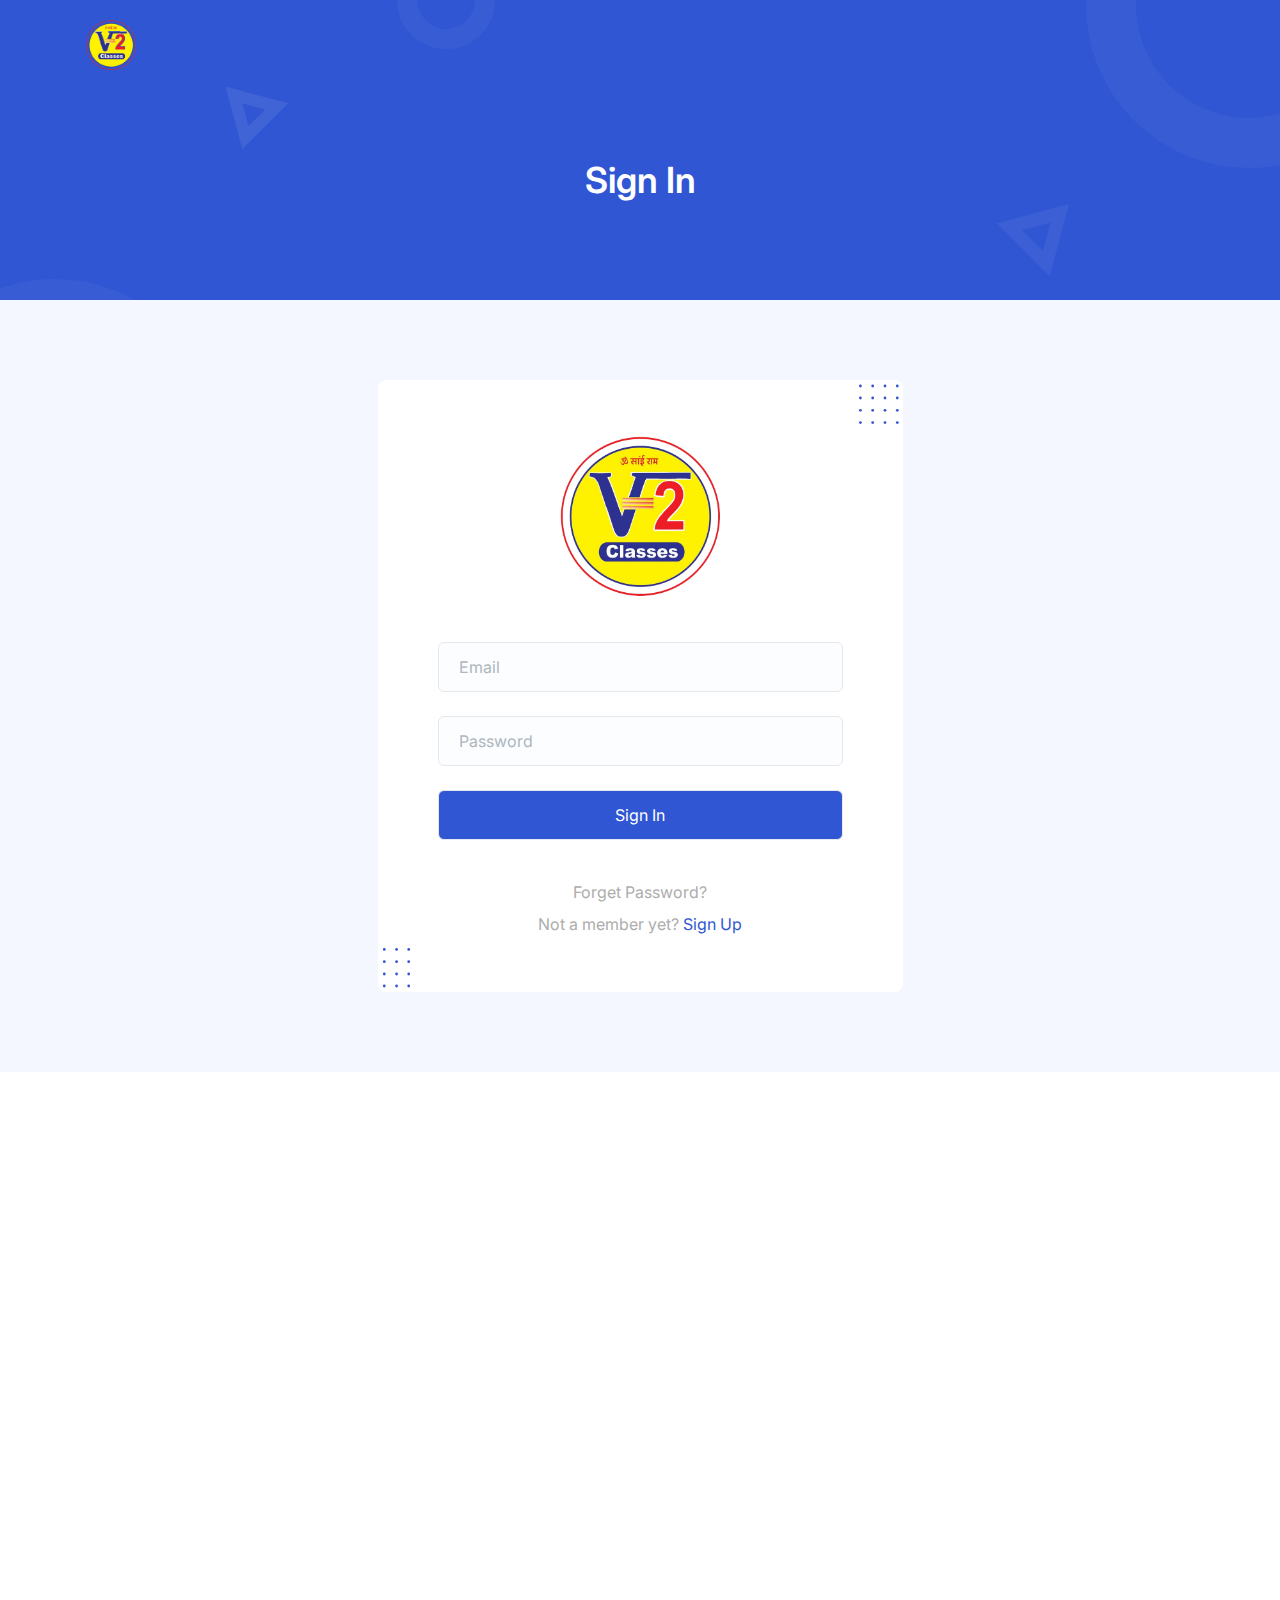
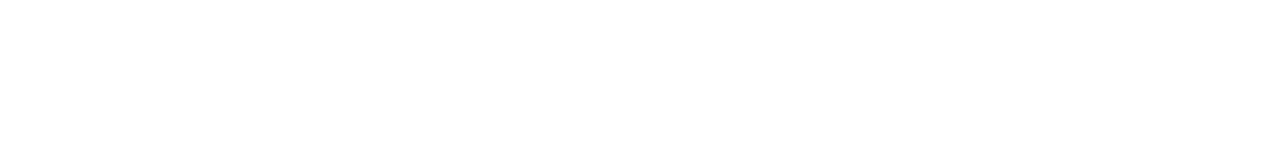
<file: signin.html>
<!DOCTYPE html>
<html lang="en">

<head>
  <meta charset="UTF-8" />
  <meta http-equiv="X-UA-Compatible" content="IE=edge" />
  <meta name="viewport" content="width=device-width, initial-scale=1.0" />
  <title>V2 Classes | Sign In | THE UNIVERSAL DEV</title>
  <link rel="shortcut icon" href="favicon.jpeg" type="image/x-icon" />
  <link rel="stylesheet" href="assets/css/loading.css" />
  <link rel="stylesheet" href="assets/css/animate.css" />
  <link rel="stylesheet" href="assets/css/tailwind.css" />

  <!-- ==== WOW JS ==== -->
  <script src="assets/js/wow.min.js"></script>
  <script>
    new WOW().init();
  </script>
</head>

<body>
  <!-- ====== Navbar Section Start -->
  <div class="
  ud-header
  bg-transparent
  absolute
  top-0
  left-0
  z-40
  w-full
  flex
  items-center
">
    <div class="container">
      <div class="flex -mx-4 items-center justify-between relative">
        <div class="px-4 w-60 max-w-full">
          <a href="index.html" class="navbar-logo w-full block py-5">
            <img style="width: 50px; height: 50px;" src="photos/logov2.jpeg" alt="logo" class="w-full header-logo" />
          </a>
        </div>
        <div class="flex px-4 justify-between items-center w-full">
          <div>
            <!-- <button id="navbarToggler" class="
            block
            absolute
            right-4
            top-1/2
            -translate-y-1/2
            lg:hidden
            focus:ring-2
            ring-primary
            px-3
            py-[6px]
            rounded-lg
          ">
        <span class="relative w-[30px] h-[2px] my-[6px] block bg-white"></span>
        <span class="relative w-[30px] h-[2px] my-[6px] block bg-white"></span>
        <span class="relative w-[30px] h-[2px] my-[6px] block bg-white"></span>
      </button> -->
          </div>
          </li>
          </ul>
          </nav>
        </div>
      </div>
    </div>
  </div>
  </div>

  <!-- ====== Banner Section Start -->
  <div class="
        relative
        z-10
        pt-[120px]
        md:pt-[130px]
        lg:pt-[160px]
        pb-[100px]
        bg-primary
        overflow-hidden
      ">
    <div class="container">
      <div class="flex flex-wrap items-center -mx-4">
        <div class="w-full px-4">
          <div class="text-center">
            <h1 class="font-semibold text-white text-4xl">Sign In</h1>
          </div>
        </div>
      </div>
    </div>
    <div>
      <span class="absolute top-0 left-0 z-[-1]">
        <svg width="495" height="470" viewBox="0 0 495 470" fill="none" xmlns="http://www.w3.org/2000/svg">
          <circle cx="55" cy="442" r="138" stroke="white" stroke-opacity="0.04" stroke-width="50" />
          <circle cx="446" r="39" stroke="white" stroke-opacity="0.04" stroke-width="20" />
          <path d="M245.406 137.609L233.985 94.9852L276.609 106.406L245.406 137.609Z" stroke="white"
            stroke-opacity="0.08" stroke-width="12" />
        </svg>
      </span>
      <span class="absolute top-0 right-0 z-[-1]">
        <svg width="493" height="470" viewBox="0 0 493 470" fill="none" xmlns="http://www.w3.org/2000/svg">
          <circle cx="462" cy="5" r="138" stroke="white" stroke-opacity="0.04" stroke-width="50" />
          <circle cx="49" cy="470" r="39" stroke="white" stroke-opacity="0.04" stroke-width="20" />
          <path d="M222.393 226.701L272.808 213.192L259.299 263.607L222.393 226.701Z" stroke="white"
            stroke-opacity="0.06" stroke-width="13" />
        </svg>
      </span>
    </div>
  </div>
  <!-- ====== Banner Section End -->

  <!-- ====== Forms Section Start -->
  <section class="bg-[#F4F7FF] py-14 lg:py-20">
    <div class="container">
      <div class="flex flex-wrap -mx-4">
        <div class="w-full px-4">
          <div class="
                max-w-[525px]
                mx-auto
                text-center
                bg-white
                rounded-lg
                relative
                overflow-hidden
                py-14
                px-8
                sm:px-12
                md:px-[60px]
                wow
                fadeInUp
              " data-wow-delay=".15s">
            <div class="mb-10 text-center">
              <a href="javascript:void(0)" class="inline-block max-w-[160px] mx-auto">
                <img src="photos/logov2.jpeg" alt="logo" />
              </a>
            </div>
            <form>
              <div class="mb-6">
                <input type="email" placeholder="Email" class="
                      w-full
                      rounded-md
                      border
                      bordder-[#E9EDF4]
                      py-3
                      px-5
                      bg-[#FCFDFE]
                      text-base text-body-color
                      placeholder-[#ACB6BE]
                      outline-none
                      focus-visible:shadow-none
                      focus:border-primary
                      transition
                    " />
              </div>
              <div class="mb-6">
                <input type="password" placeholder="Password" class="
                      w-full
                      rounded-md
                      border
                      bordder-[#E9EDF4]
                      py-3
                      px-5
                      bg-[#FCFDFE]
                      text-base text-body-color
                      placeholder-[#ACB6BE]
                      outline-none
                      focus-visible:shadow-none
                      focus:border-primary
                      transition
                    " />
              </div>
              <div class="mb-10">
                <input type="submit" value="Sign In" class="
                      w-full
                      rounded-md
                      border
                      bordder-primary
                      py-3
                      px-5
                      bg-primary
                      text-base text-white
                      cursor-pointer
                      hover:shadow-md
                      transition
                      duration-300
                      ease-in-out
                    " />
              </div>
            </form>

            <a href="javascript:void(0)" class="
                  text-base
                  inline-block
                  mb-2
                  text-[#adadad]
                  hover:text-primary
                ">
              Forget Password?
            </a>
            <p class="text-base text-[#adadad]">
              Not a member yet?
              <a href="signup.html" class="text-primary hover:underline">
                Sign Up
              </a>
            </p>

            <div>
              <span class="absolute top-1 right-1">
                <svg width="40" height="40" viewBox="0 0 40 40" fill="none" xmlns="http://www.w3.org/2000/svg">
                  <circle cx="1.39737" cy="38.6026" r="1.39737" transform="rotate(-90 1.39737 38.6026)"
                    fill="#3056D3" />
                  <circle cx="1.39737" cy="1.99122" r="1.39737" transform="rotate(-90 1.39737 1.99122)"
                    fill="#3056D3" />
                  <circle cx="13.6943" cy="38.6026" r="1.39737" transform="rotate(-90 13.6943 38.6026)"
                    fill="#3056D3" />
                  <circle cx="13.6943" cy="1.99122" r="1.39737" transform="rotate(-90 13.6943 1.99122)"
                    fill="#3056D3" />
                  <circle cx="25.9911" cy="38.6026" r="1.39737" transform="rotate(-90 25.9911 38.6026)"
                    fill="#3056D3" />
                  <circle cx="25.9911" cy="1.99122" r="1.39737" transform="rotate(-90 25.9911 1.99122)"
                    fill="#3056D3" />
                  <circle cx="38.288" cy="38.6026" r="1.39737" transform="rotate(-90 38.288 38.6026)" fill="#3056D3" />
                  <circle cx="38.288" cy="1.99122" r="1.39737" transform="rotate(-90 38.288 1.99122)" fill="#3056D3" />
                  <circle cx="1.39737" cy="26.3057" r="1.39737" transform="rotate(-90 1.39737 26.3057)"
                    fill="#3056D3" />
                  <circle cx="13.6943" cy="26.3057" r="1.39737" transform="rotate(-90 13.6943 26.3057)"
                    fill="#3056D3" />
                  <circle cx="25.9911" cy="26.3057" r="1.39737" transform="rotate(-90 25.9911 26.3057)"
                    fill="#3056D3" />
                  <circle cx="38.288" cy="26.3057" r="1.39737" transform="rotate(-90 38.288 26.3057)" fill="#3056D3" />
                  <circle cx="1.39737" cy="14.0086" r="1.39737" transform="rotate(-90 1.39737 14.0086)"
                    fill="#3056D3" />
                  <circle cx="13.6943" cy="14.0086" r="1.39737" transform="rotate(-90 13.6943 14.0086)"
                    fill="#3056D3" />
                  <circle cx="25.9911" cy="14.0086" r="1.39737" transform="rotate(-90 25.9911 14.0086)"
                    fill="#3056D3" />
                  <circle cx="38.288" cy="14.0086" r="1.39737" transform="rotate(-90 38.288 14.0086)" fill="#3056D3" />
                </svg>
              </span>
              <span class="absolute left-1 bottom-1">
                <svg width="29" height="40" viewBox="0 0 29 40" fill="none" xmlns="http://www.w3.org/2000/svg">
                  <circle cx="2.288" cy="25.9912" r="1.39737" transform="rotate(-90 2.288 25.9912)" fill="#3056D3" />
                  <circle cx="14.5849" cy="25.9911" r="1.39737" transform="rotate(-90 14.5849 25.9911)"
                    fill="#3056D3" />
                  <circle cx="26.7216" cy="25.9911" r="1.39737" transform="rotate(-90 26.7216 25.9911)"
                    fill="#3056D3" />
                  <circle cx="2.288" cy="13.6944" r="1.39737" transform="rotate(-90 2.288 13.6944)" fill="#3056D3" />
                  <circle cx="14.5849" cy="13.6943" r="1.39737" transform="rotate(-90 14.5849 13.6943)"
                    fill="#3056D3" />
                  <circle cx="26.7216" cy="13.6943" r="1.39737" transform="rotate(-90 26.7216 13.6943)"
                    fill="#3056D3" />
                  <circle cx="2.288" cy="38.0087" r="1.39737" transform="rotate(-90 2.288 38.0087)" fill="#3056D3" />
                  <circle cx="2.288" cy="1.39739" r="1.39737" transform="rotate(-90 2.288 1.39739)" fill="#3056D3" />
                  <circle cx="14.5849" cy="38.0089" r="1.39737" transform="rotate(-90 14.5849 38.0089)"
                    fill="#3056D3" />
                  <circle cx="26.7216" cy="38.0089" r="1.39737" transform="rotate(-90 26.7216 38.0089)"
                    fill="#3056D3" />
                  <circle cx="14.5849" cy="1.39761" r="1.39737" transform="rotate(-90 14.5849 1.39761)"
                    fill="#3056D3" />
                  <circle cx="26.7216" cy="1.39761" r="1.39737" transform="rotate(-90 26.7216 1.39761)"
                    fill="#3056D3" />
                </svg>
              </span>
            </div>
          </div>
        </div>
      </div>
    </div>
  </section>
  <!-- ====== Forms Section End -->

  <!-- ====== Footer Section Start -->
  <footer class="bg-black pt-20 lg:pt-[120px] relative z-10 wow fadeInUp" data-wow-delay=".15s">
    <div class="container">
      <div class="flex flex-wrap -mx-4">
        <div class="w-full sm:w-1/2 md:w-1/2 lg:w-4/12 xl:w-3/12 px-4">
          <div class="w-full mb-10">
            <a href="javascript:void(0)" class="inline-block max-w-[160px] mb-6">
              <img src="photos/logov2.jpeg" alt="logo" class="max-w-full" />
            </a>
            <p class="text-base text-[#f3f4fe] mb-7">
              V2 classes
              <br>
              Vandana Vidhya Niketan
              <br>
              हम बातें नहीं करते करके दिखाते हैं |
            </p>
            <div class="flex items-center -mx-3">
              <a href="https://www.facebook.com/V-2Classes-No-One-Institute-Vidisha-2036441779933151/" target="_blank"
                class="px-3 text-[#dddddd] hover:text-white">
                <svg width="10" height="18" viewBox="0 0 10 18" class="fill-current">
                  <path
                    d="M9.00007 6.82105H7.50006H6.96434V6.27097V4.56571V4.01562H7.50006H8.62507C8.91971 4.01562 9.16078 3.79559 9.16078 3.46554V0.550085C9.16078 0.247538 8.9465 0 8.62507 0H6.66969C4.55361 0 3.08038 1.54024 3.08038 3.82309V6.21596V6.76605H2.54466H0.72322C0.348217 6.76605 0 7.06859 0 7.50866V9.48897C0 9.87402 0.294645 10.2316 0.72322 10.2316H2.49109H3.02681V10.7817V16.31C3.02681 16.6951 3.32145 17.0526 3.75003 17.0526H6.26791C6.42862 17.0526 6.56255 16.9701 6.66969 16.8601C6.77684 16.7501 6.8572 16.5576 6.8572 16.3925V10.8092V10.2591H7.4197H8.62507C8.97328 10.2591 9.24114 10.0391 9.29471 9.709V9.6815V9.65399L9.66972 7.7562C9.6965 7.56367 9.66972 7.34363 9.509 7.1236C9.45543 6.98608 9.21436 6.84856 9.00007 6.82105Z" />
                </svg>
              </a>
              <a href="https://www.instagram.com/v.classes.1/" target="_blank"
                class="px-3 text-[#dddddd] hover:text-white">
                <svg width="18" height="18" viewBox="0 0 18 18" class="fill-current">
                  <path
                    d="M8.91688 12.4995C10.6918 12.4995 12.1306 11.0911 12.1306 9.35385C12.1306 7.61655 10.6918 6.20819 8.91688 6.20819C7.14197 6.20819 5.70312 7.61655 5.70312 9.35385C5.70312 11.0911 7.14197 12.4995 8.91688 12.4995Z" />
                  <path
                    d="M12.4078 0.947388H5.37075C2.57257 0.947388 0.300781 3.17104 0.300781 5.90993V12.7436C0.300781 15.5367 2.57257 17.7604 5.37075 17.7604H12.3524C15.2059 17.7604 17.4777 15.5367 17.4777 12.7978V5.90993C17.4777 3.17104 15.2059 0.947388 12.4078 0.947388ZM8.91696 13.4758C6.56206 13.4758 4.70584 11.6047 4.70584 9.35389C4.70584 7.10312 6.58976 5.23199 8.91696 5.23199C11.2165 5.23199 13.1004 7.10312 13.1004 9.35389C13.1004 11.6047 11.2442 13.4758 8.91696 13.4758ZM14.735 5.61164C14.4579 5.90993 14.0423 6.07264 13.5714 6.07264C13.1558 6.07264 12.7402 5.90993 12.4078 5.61164C12.103 5.31334 11.9368 4.9337 11.9368 4.47269C11.9368 4.01169 12.103 3.65916 12.4078 3.33375C12.7125 3.00834 13.1004 2.84563 13.5714 2.84563C13.9869 2.84563 14.4302 3.00834 14.735 3.30663C15.012 3.65916 15.2059 4.06593 15.2059 4.49981C15.1782 4.9337 15.012 5.31334 14.735 5.61164Z" />
                  <path
                    d="M13.5985 3.82184C13.2383 3.82184 12.9336 4.12013 12.9336 4.47266C12.9336 4.82519 13.2383 5.12349 13.5985 5.12349C13.9587 5.12349 14.2634 4.82519 14.2634 4.47266C14.2634 4.12013 13.9864 3.82184 13.5985 3.82184Z" />
                </svg>
              </a>
            </div>
          </div>
        </div>
        <div class="w-full sm:w-1/2 md:w-1/2 lg:w-2/12 xl:w-2/12 px-4">
          <div class="w-full mb-10">
            <h4 class="text-white text-lg font-semibold mb-9">Usefull links</h4>
            <ul>

              <li>
                <a href="index.html" class="
                      inline-block
                      text-base text-[#f3f4fe]
                      hover:text-primary
                      leading-loose
                      mb-2
                    ">
                  Home
                </a>
              </li>
              <li>
                <a href="index.html#about" class="
                      inline-block
                      text-base text-[#f3f4fe]
                      hover:text-primary
                      leading-loose
                      mb-2
                    ">
                  About us
                </a>
              </li>
              <li>
                <a href="index.html#team" class="
                      inline-block
                      text-base text-[#f3f4fe]
                      hover:text-primary
                      leading-loose
                      mb-2
                    ">
                  Director
                </a>
              </li>
              <li>
                <a href="signin.html" class="
                      inline-block
                      text-base text-[#f3f4fe]
                      hover:text-primary
                      leading-loose
                      mb-2
                    ">
                  Sign in
                </a>
              </li>
              <li>
                <a href="signup.html" class="
                      inline-block
                      text-base text-[#f3f4fe]
                      hover:text-primary
                      leading-loose
                      mb-2
                    ">
                  Sign up
                </a>
              </li>
            </ul>
          </div>
        </div>
      </div>
    </div>
    </div>

    <div class="border-t border-opacity-40 py-8 mt-12 lg:mt-[60px]">
      <div class="container">
        <div class="flex flex-wrap -mx-4">
          <div class="w-full md:w-2/3 lg:w-1/2 px-4">
            <div class="my-1">
              <!-- <div class="
                    flex
                    items-center
                    justify-center
                    md:justify-start
                    -mx-3
                  ">
                <a href="javascript:void(0)" class="text-base text-[#f3f4fe] hover:text-primary px-3">
                  Privacy policy
                </a>
                <a href="javascript:void(0)" class="text-base text-[#f3f4fe] hover:text-primary px-3">
                  Legal notice
                </a>
                <a href="javascript:void(0)" class="text-base text-[#f3f4fe] hover:text-primary px-3">
                  Terms of service
                </a>
              </div> -->
            </div>
          </div>
          <div class="w-full md:w-1/3 lg:w-1/2 px-4">
            <div class="flex justify-center md:justify-end my-1">
              <p style="float: left;" class="text-base text-[#f3f4fe]">Copyright &copy; 2021-<script>document.write("" + new Date().getFullYear(), "");</script>,<br><a
                  style="color: yellow;" href="https://theuniversaldev.42web.io/" target="_blank">THE UNIVERSAL
                  DEV &trade;</a><br>All right reserved.</p>
              <br>
              <!-- <p class="text-base text-[#f3f4fe]">
                Developed by
                <a style="color: yellow;" href="https://theuniversaldev.42web.io/" target="_blank"
                  rel="nofollow noopner" target="_blank" class="text-primary hover:underline"><br>
                  THE UNIVERSAL DEV &trade;
                </a>
              </p> -->
            </div>
          </div>
        </div>
      </div>
    </div>

    <div>
      <span class="absolute left-0 top-0 z-[-1]">
        <img src="assets/images/footer/shape-1.svg" alt="" />
      </span>

      <span class="absolute bottom-0 right-0 z-[-1]">
        <img src="assets/images/footer/shape-3.svg" alt="" />
      </span>

      <span class="absolute top-0 right-0 z-[-1]">
        <svg width="102" height="102" viewBox="0 0 102 102" fill="none" xmlns="http://www.w3.org/2000/svg">
          <path
            d="M1.8667 33.1956C2.89765 33.1956 3.7334 34.0318 3.7334 35.0633C3.7334 36.0947 2.89765 36.9309 1.8667 36.9309C0.835744 36.9309 4.50645e-08 36.0947 0 35.0633C-4.50645e-08 34.0318 0.835744 33.1956 1.8667 33.1956Z"
            fill="white" fill-opacity="0.08"></path>
          <path
            d="M18.2939 33.1956C19.3249 33.1956 20.1606 34.0318 20.1606 35.0633C20.1606 36.0947 19.3249 36.9309 18.2939 36.9309C17.263 36.9309 16.4272 36.0947 16.4272 35.0633C16.4272 34.0318 17.263 33.1956 18.2939 33.1956Z"
            fill="white" fill-opacity="0.08"></path>
          <path
            d="M34.7209 33.195C35.7519 33.195 36.5876 34.0311 36.5876 35.0626C36.5876 36.0941 35.7519 36.9303 34.7209 36.9303C33.69 36.9303 32.8542 36.0941 32.8542 35.0626C32.8542 34.0311 33.69 33.195 34.7209 33.195Z"
            fill="white" fill-opacity="0.08"></path>
          <path
            d="M50.9341 33.195C51.965 33.195 52.8008 34.0311 52.8008 35.0626C52.8008 36.0941 51.965 36.9303 50.9341 36.9303C49.9031 36.9303 49.0674 36.0941 49.0674 35.0626C49.0674 34.0311 49.9031 33.195 50.9341 33.195Z"
            fill="white" fill-opacity="0.08"></path>
          <path
            d="M1.8667 16.7605C2.89765 16.7605 3.7334 17.5966 3.7334 18.6281C3.7334 19.6596 2.89765 20.4957 1.8667 20.4957C0.835744 20.4957 4.50645e-08 19.6596 0 18.6281C-4.50645e-08 17.5966 0.835744 16.7605 1.8667 16.7605Z"
            fill="white" fill-opacity="0.08"></path>
          <path
            d="M18.2939 16.7605C19.3249 16.7605 20.1606 17.5966 20.1606 18.6281C20.1606 19.6596 19.3249 20.4957 18.2939 20.4957C17.263 20.4957 16.4272 19.6596 16.4272 18.6281C16.4272 17.5966 17.263 16.7605 18.2939 16.7605Z"
            fill="white" fill-opacity="0.08"></path>
          <path
            d="M34.7209 16.7605C35.7519 16.7605 36.5876 17.5966 36.5876 18.6281C36.5876 19.6596 35.7519 20.4957 34.7209 20.4957C33.69 20.4957 32.8542 19.6596 32.8542 18.6281C32.8542 17.5966 33.69 16.7605 34.7209 16.7605Z"
            fill="white" fill-opacity="0.08"></path>
          <path
            d="M50.9341 16.7605C51.965 16.7605 52.8008 17.5966 52.8008 18.6281C52.8008 19.6596 51.965 20.4957 50.9341 20.4957C49.9031 20.4957 49.0674 19.6596 49.0674 18.6281C49.0674 17.5966 49.9031 16.7605 50.9341 16.7605Z"
            fill="white" fill-opacity="0.08"></path>
          <path
            d="M1.8667 0.324951C2.89765 0.324951 3.7334 1.16115 3.7334 2.19261C3.7334 3.22408 2.89765 4.06024 1.8667 4.06024C0.835744 4.06024 4.50645e-08 3.22408 0 2.19261C-4.50645e-08 1.16115 0.835744 0.324951 1.8667 0.324951Z"
            fill="white" fill-opacity="0.08"></path>
          <path
            d="M18.2939 0.324951C19.3249 0.324951 20.1606 1.16115 20.1606 2.19261C20.1606 3.22408 19.3249 4.06024 18.2939 4.06024C17.263 4.06024 16.4272 3.22408 16.4272 2.19261C16.4272 1.16115 17.263 0.324951 18.2939 0.324951Z"
            fill="white" fill-opacity="0.08"></path>
          <path
            d="M34.7209 0.325302C35.7519 0.325302 36.5876 1.16147 36.5876 2.19293C36.5876 3.2244 35.7519 4.06056 34.7209 4.06056C33.69 4.06056 32.8542 3.2244 32.8542 2.19293C32.8542 1.16147 33.69 0.325302 34.7209 0.325302Z"
            fill="white" fill-opacity="0.08"></path>
          <path
            d="M50.9341 0.325302C51.965 0.325302 52.8008 1.16147 52.8008 2.19293C52.8008 3.2244 51.965 4.06056 50.9341 4.06056C49.9031 4.06056 49.0674 3.2244 49.0674 2.19293C49.0674 1.16147 49.9031 0.325302 50.9341 0.325302Z"
            fill="white" fill-opacity="0.08"></path>
          <path
            d="M66.9037 33.1956C67.9346 33.1956 68.7704 34.0318 68.7704 35.0633C68.7704 36.0947 67.9346 36.9309 66.9037 36.9309C65.8727 36.9309 65.037 36.0947 65.037 35.0633C65.037 34.0318 65.8727 33.1956 66.9037 33.1956Z"
            fill="white" fill-opacity="0.08"></path>
          <path
            d="M83.3307 33.1956C84.3616 33.1956 85.1974 34.0318 85.1974 35.0633C85.1974 36.0947 84.3616 36.9309 83.3307 36.9309C82.2997 36.9309 81.464 36.0947 81.464 35.0633C81.464 34.0318 82.2997 33.1956 83.3307 33.1956Z"
            fill="white" fill-opacity="0.08"></path>
          <path
            d="M99.7576 33.1956C100.789 33.1956 101.624 34.0318 101.624 35.0633C101.624 36.0947 100.789 36.9309 99.7576 36.9309C98.7266 36.9309 97.8909 36.0947 97.8909 35.0633C97.8909 34.0318 98.7266 33.1956 99.7576 33.1956Z"
            fill="white" fill-opacity="0.08"></path>
          <path
            d="M66.9037 16.7605C67.9346 16.7605 68.7704 17.5966 68.7704 18.6281C68.7704 19.6596 67.9346 20.4957 66.9037 20.4957C65.8727 20.4957 65.037 19.6596 65.037 18.6281C65.037 17.5966 65.8727 16.7605 66.9037 16.7605Z"
            fill="white" fill-opacity="0.08"></path>
          <path
            d="M83.3307 16.7605C84.3616 16.7605 85.1974 17.5966 85.1974 18.6281C85.1974 19.6596 84.3616 20.4957 83.3307 20.4957C82.2997 20.4957 81.464 19.6596 81.464 18.6281C81.464 17.5966 82.2997 16.7605 83.3307 16.7605Z"
            fill="white" fill-opacity="0.08"></path>
          <path
            d="M99.7576 16.7605C100.789 16.7605 101.624 17.5966 101.624 18.6281C101.624 19.6596 100.789 20.4957 99.7576 20.4957C98.7266 20.4957 97.8909 19.6596 97.8909 18.6281C97.8909 17.5966 98.7266 16.7605 99.7576 16.7605Z"
            fill="white" fill-opacity="0.08"></path>
          <path
            d="M66.9037 0.324966C67.9346 0.324966 68.7704 1.16115 68.7704 2.19261C68.7704 3.22408 67.9346 4.06024 66.9037 4.06024C65.8727 4.06024 65.037 3.22408 65.037 2.19261C65.037 1.16115 65.8727 0.324966 66.9037 0.324966Z"
            fill="white" fill-opacity="0.08"></path>
          <path
            d="M83.3307 0.324951C84.3616 0.324951 85.1974 1.16115 85.1974 2.19261C85.1974 3.22408 84.3616 4.06024 83.3307 4.06024C82.2997 4.06024 81.464 3.22408 81.464 2.19261C81.464 1.16115 82.2997 0.324951 83.3307 0.324951Z"
            fill="white" fill-opacity="0.08"></path>
          <path
            d="M99.7576 0.324951C100.789 0.324951 101.624 1.16115 101.624 2.19261C101.624 3.22408 100.789 4.06024 99.7576 4.06024C98.7266 4.06024 97.8909 3.22408 97.8909 2.19261C97.8909 1.16115 98.7266 0.324951 99.7576 0.324951Z"
            fill="white" fill-opacity="0.08"></path>
          <path
            d="M1.8667 82.2029C2.89765 82.2029 3.7334 83.039 3.7334 84.0705C3.7334 85.102 2.89765 85.9382 1.8667 85.9382C0.835744 85.9382 4.50645e-08 85.102 0 84.0705C-4.50645e-08 83.039 0.835744 82.2029 1.8667 82.2029Z"
            fill="white" fill-opacity="0.08"></path>
          <path
            d="M18.2939 82.2029C19.3249 82.2029 20.1606 83.039 20.1606 84.0705C20.1606 85.102 19.3249 85.9382 18.2939 85.9382C17.263 85.9382 16.4272 85.102 16.4272 84.0705C16.4272 83.039 17.263 82.2029 18.2939 82.2029Z"
            fill="white" fill-opacity="0.08"></path>
          <path
            d="M34.7209 82.2026C35.7519 82.2026 36.5876 83.0387 36.5876 84.0702C36.5876 85.1017 35.7519 85.9378 34.7209 85.9378C33.69 85.9378 32.8542 85.1017 32.8542 84.0702C32.8542 83.0387 33.69 82.2026 34.7209 82.2026Z"
            fill="white" fill-opacity="0.08"></path>
          <path
            d="M50.9341 82.2026C51.965 82.2026 52.8008 83.0387 52.8008 84.0702C52.8008 85.1017 51.965 85.9378 50.9341 85.9378C49.9031 85.9378 49.0674 85.1017 49.0674 84.0702C49.0674 83.0387 49.9031 82.2026 50.9341 82.2026Z"
            fill="white" fill-opacity="0.08"></path>
          <path
            d="M1.8667 65.7677C2.89765 65.7677 3.7334 66.6039 3.7334 67.6353C3.7334 68.6668 2.89765 69.503 1.8667 69.503C0.835744 69.503 4.50645e-08 68.6668 0 67.6353C-4.50645e-08 66.6039 0.835744 65.7677 1.8667 65.7677Z"
            fill="white" fill-opacity="0.08"></path>
          <path
            d="M18.2939 65.7677C19.3249 65.7677 20.1606 66.6039 20.1606 67.6353C20.1606 68.6668 19.3249 69.503 18.2939 69.503C17.263 69.503 16.4272 68.6668 16.4272 67.6353C16.4272 66.6039 17.263 65.7677 18.2939 65.7677Z"
            fill="white" fill-opacity="0.08"></path>
          <path
            d="M34.7209 65.7674C35.7519 65.7674 36.5876 66.6036 36.5876 67.635C36.5876 68.6665 35.7519 69.5027 34.7209 69.5027C33.69 69.5027 32.8542 68.6665 32.8542 67.635C32.8542 66.6036 33.69 65.7674 34.7209 65.7674Z"
            fill="white" fill-opacity="0.08"></path>
          <path
            d="M50.9341 65.7674C51.965 65.7674 52.8008 66.6036 52.8008 67.635C52.8008 68.6665 51.965 69.5027 50.9341 69.5027C49.9031 69.5027 49.0674 68.6665 49.0674 67.635C49.0674 66.6036 49.9031 65.7674 50.9341 65.7674Z"
            fill="white" fill-opacity="0.08"></path>
          <path
            d="M1.8667 98.2644C2.89765 98.2644 3.7334 99.1005 3.7334 100.132C3.7334 101.163 2.89765 102 1.8667 102C0.835744 102 4.50645e-08 101.163 0 100.132C-4.50645e-08 99.1005 0.835744 98.2644 1.8667 98.2644Z"
            fill="white" fill-opacity="0.08"></path>
          <path
            d="M1.8667 49.3322C2.89765 49.3322 3.7334 50.1684 3.7334 51.1998C3.7334 52.2313 2.89765 53.0675 1.8667 53.0675C0.835744 53.0675 4.50645e-08 52.2313 0 51.1998C-4.50645e-08 50.1684 0.835744 49.3322 1.8667 49.3322Z"
            fill="white" fill-opacity="0.08"></path>
          <path
            d="M18.2939 98.2644C19.3249 98.2644 20.1606 99.1005 20.1606 100.132C20.1606 101.163 19.3249 102 18.2939 102C17.263 102 16.4272 101.163 16.4272 100.132C16.4272 99.1005 17.263 98.2644 18.2939 98.2644Z"
            fill="white" fill-opacity="0.08"></path>
          <path
            d="M18.2939 49.3322C19.3249 49.3322 20.1606 50.1684 20.1606 51.1998C20.1606 52.2313 19.3249 53.0675 18.2939 53.0675C17.263 53.0675 16.4272 52.2313 16.4272 51.1998C16.4272 50.1684 17.263 49.3322 18.2939 49.3322Z"
            fill="white" fill-opacity="0.08"></path>
          <path
            d="M34.7209 98.2647C35.7519 98.2647 36.5876 99.1008 36.5876 100.132C36.5876 101.164 35.7519 102 34.7209 102C33.69 102 32.8542 101.164 32.8542 100.132C32.8542 99.1008 33.69 98.2647 34.7209 98.2647Z"
            fill="white" fill-opacity="0.08"></path>
          <path
            d="M50.9341 98.2647C51.965 98.2647 52.8008 99.1008 52.8008 100.132C52.8008 101.164 51.965 102 50.9341 102C49.9031 102 49.0674 101.164 49.0674 100.132C49.0674 99.1008 49.9031 98.2647 50.9341 98.2647Z"
            fill="white" fill-opacity="0.08"></path>
          <path
            d="M34.7209 49.3326C35.7519 49.3326 36.5876 50.1687 36.5876 51.2002C36.5876 52.2317 35.7519 53.0678 34.7209 53.0678C33.69 53.0678 32.8542 52.2317 32.8542 51.2002C32.8542 50.1687 33.69 49.3326 34.7209 49.3326Z"
            fill="white" fill-opacity="0.08"></path>
          <path
            d="M50.9341 49.3326C51.965 49.3326 52.8008 50.1687 52.8008 51.2002C52.8008 52.2317 51.965 53.0678 50.9341 53.0678C49.9031 53.0678 49.0674 52.2317 49.0674 51.2002C49.0674 50.1687 49.9031 49.3326 50.9341 49.3326Z"
            fill="white" fill-opacity="0.08"></path>
          <path
            d="M66.9037 82.2029C67.9346 82.2029 68.7704 83.0391 68.7704 84.0705C68.7704 85.102 67.9346 85.9382 66.9037 85.9382C65.8727 85.9382 65.037 85.102 65.037 84.0705C65.037 83.0391 65.8727 82.2029 66.9037 82.2029Z"
            fill="white" fill-opacity="0.08"></path>
          <path
            d="M83.3307 82.2029C84.3616 82.2029 85.1974 83.0391 85.1974 84.0705C85.1974 85.102 84.3616 85.9382 83.3307 85.9382C82.2997 85.9382 81.464 85.102 81.464 84.0705C81.464 83.0391 82.2997 82.2029 83.3307 82.2029Z"
            fill="white" fill-opacity="0.08"></path>
          <path
            d="M99.7576 82.2029C100.789 82.2029 101.624 83.039 101.624 84.0705C101.624 85.102 100.789 85.9382 99.7576 85.9382C98.7266 85.9382 97.8909 85.102 97.8909 84.0705C97.8909 83.039 98.7266 82.2029 99.7576 82.2029Z"
            fill="white" fill-opacity="0.08"></path>
          <path
            d="M66.9037 65.7674C67.9346 65.7674 68.7704 66.6036 68.7704 67.635C68.7704 68.6665 67.9346 69.5027 66.9037 69.5027C65.8727 69.5027 65.037 68.6665 65.037 67.635C65.037 66.6036 65.8727 65.7674 66.9037 65.7674Z"
            fill="white" fill-opacity="0.08"></path>
          <path
            d="M83.3307 65.7677C84.3616 65.7677 85.1974 66.6039 85.1974 67.6353C85.1974 68.6668 84.3616 69.503 83.3307 69.503C82.2997 69.503 81.464 68.6668 81.464 67.6353C81.464 66.6039 82.2997 65.7677 83.3307 65.7677Z"
            fill="white" fill-opacity="0.08"></path>
          <path
            d="M99.7576 65.7677C100.789 65.7677 101.624 66.6039 101.624 67.6353C101.624 68.6668 100.789 69.503 99.7576 69.503C98.7266 69.503 97.8909 68.6668 97.8909 67.6353C97.8909 66.6039 98.7266 65.7677 99.7576 65.7677Z"
            fill="white" fill-opacity="0.08"></path>
          <path
            d="M66.9037 98.2644C67.9346 98.2644 68.7704 99.1005 68.7704 100.132C68.7704 101.163 67.9346 102 66.9037 102C65.8727 102 65.037 101.163 65.037 100.132C65.037 99.1005 65.8727 98.2644 66.9037 98.2644Z"
            fill="white" fill-opacity="0.08"></path>
          <path
            d="M66.9037 49.3322C67.9346 49.3322 68.7704 50.1684 68.7704 51.1998C68.7704 52.2313 67.9346 53.0675 66.9037 53.0675C65.8727 53.0675 65.037 52.2313 65.037 51.1998C65.037 50.1684 65.8727 49.3322 66.9037 49.3322Z"
            fill="white" fill-opacity="0.08"></path>
          <path
            d="M83.3307 98.2644C84.3616 98.2644 85.1974 99.1005 85.1974 100.132C85.1974 101.163 84.3616 102 83.3307 102C82.2997 102 81.464 101.163 81.464 100.132C81.464 99.1005 82.2997 98.2644 83.3307 98.2644Z"
            fill="white" fill-opacity="0.08"></path>
          <path
            d="M83.3307 49.3322C84.3616 49.3322 85.1974 50.1684 85.1974 51.1998C85.1974 52.2313 84.3616 53.0675 83.3307 53.0675C82.2997 53.0675 81.464 52.2313 81.464 51.1998C81.464 50.1684 82.2997 49.3322 83.3307 49.3322Z"
            fill="white" fill-opacity="0.08"></path>
          <path
            d="M99.7576 98.2644C100.789 98.2644 101.624 99.1005 101.624 100.132C101.624 101.163 100.789 102 99.7576 102C98.7266 102 97.8909 101.163 97.8909 100.132C97.8909 99.1005 98.7266 98.2644 99.7576 98.2644Z"
            fill="white" fill-opacity="0.08"></path>
          <path
            d="M99.7576 49.3322C100.789 49.3322 101.624 50.1684 101.624 51.1998C101.624 52.2313 100.789 53.0675 99.7576 53.0675C98.7266 53.0675 97.8909 52.2313 97.8909 51.1998C97.8909 50.1684 98.7266 49.3322 99.7576 49.3322Z"
            fill="white" fill-opacity="0.08"></path>
        </svg>
      </span>
    </div>
  </footer>
  <!-- ====== Footer Section End -->

  <!-- ====== Back To Top Start -->
  <!-- <a href="javascript:void(0)" class="
        hidden
        items-center
        justify-center
        bg-primary
        text-white
        w-10
        h-10
        rounded-md
        fixed
        bottom-8
        right-8
        left-auto
        z-[999]
        hover:bg-dark
        back-to-top
        shadow-md
        transition
        duration-300
        ease-in-out
      ">
    <span class="w-3 h-3 border-t border-l border-white rotate-45 mt-[6px]"></span>
  </a> -->
  <!-- ====== Back To Top End -->

  <!-- ====== All Scripts -->

  <script src="assets/js/main.js"></script>
  <script>
    // ==== for menu scroll
    const pageLink = document.querySelectorAll(".ud-menu-scroll");

    pageLink.forEach((elem) => {
      elem.addEventListener("click", (e) => {
        e.preventDefault();
        document.querySelector(elem.getAttribute("href")).scrollIntoView({
          behavior: "smooth",
          offsetTop: 1 - 60,
        });
      });
    });

    // section menu active
    function onScroll(event) {
      const sections = document.querySelectorAll(".ud-menu-scroll");
      const scrollPos =
        window.pageYOffset ||
        document.documentElement.scrollTop ||
        document.body.scrollTop;

      for (let i = 0; i < sections.length; i++) {
        const currLink = sections[i];
        const val = currLink.getAttribute("href");
        const refElement = document.querySelector(val);
        const scrollTopMinus = scrollPos + 73;
        if (
          refElement.offsetTop <= scrollTopMinus &&
          refElement.offsetTop + refElement.offsetHeight > scrollTopMinus
        ) {
          document
            .querySelector(".ud-menu-scroll")
            .classList.remove("active");
          currLink.classList.add("active");
        } else {
          currLink.classList.remove("active");
        }
      }
    }

    window.document.addEventListener("scroll", onScroll);
  </script>

</body>

</html>
</file>
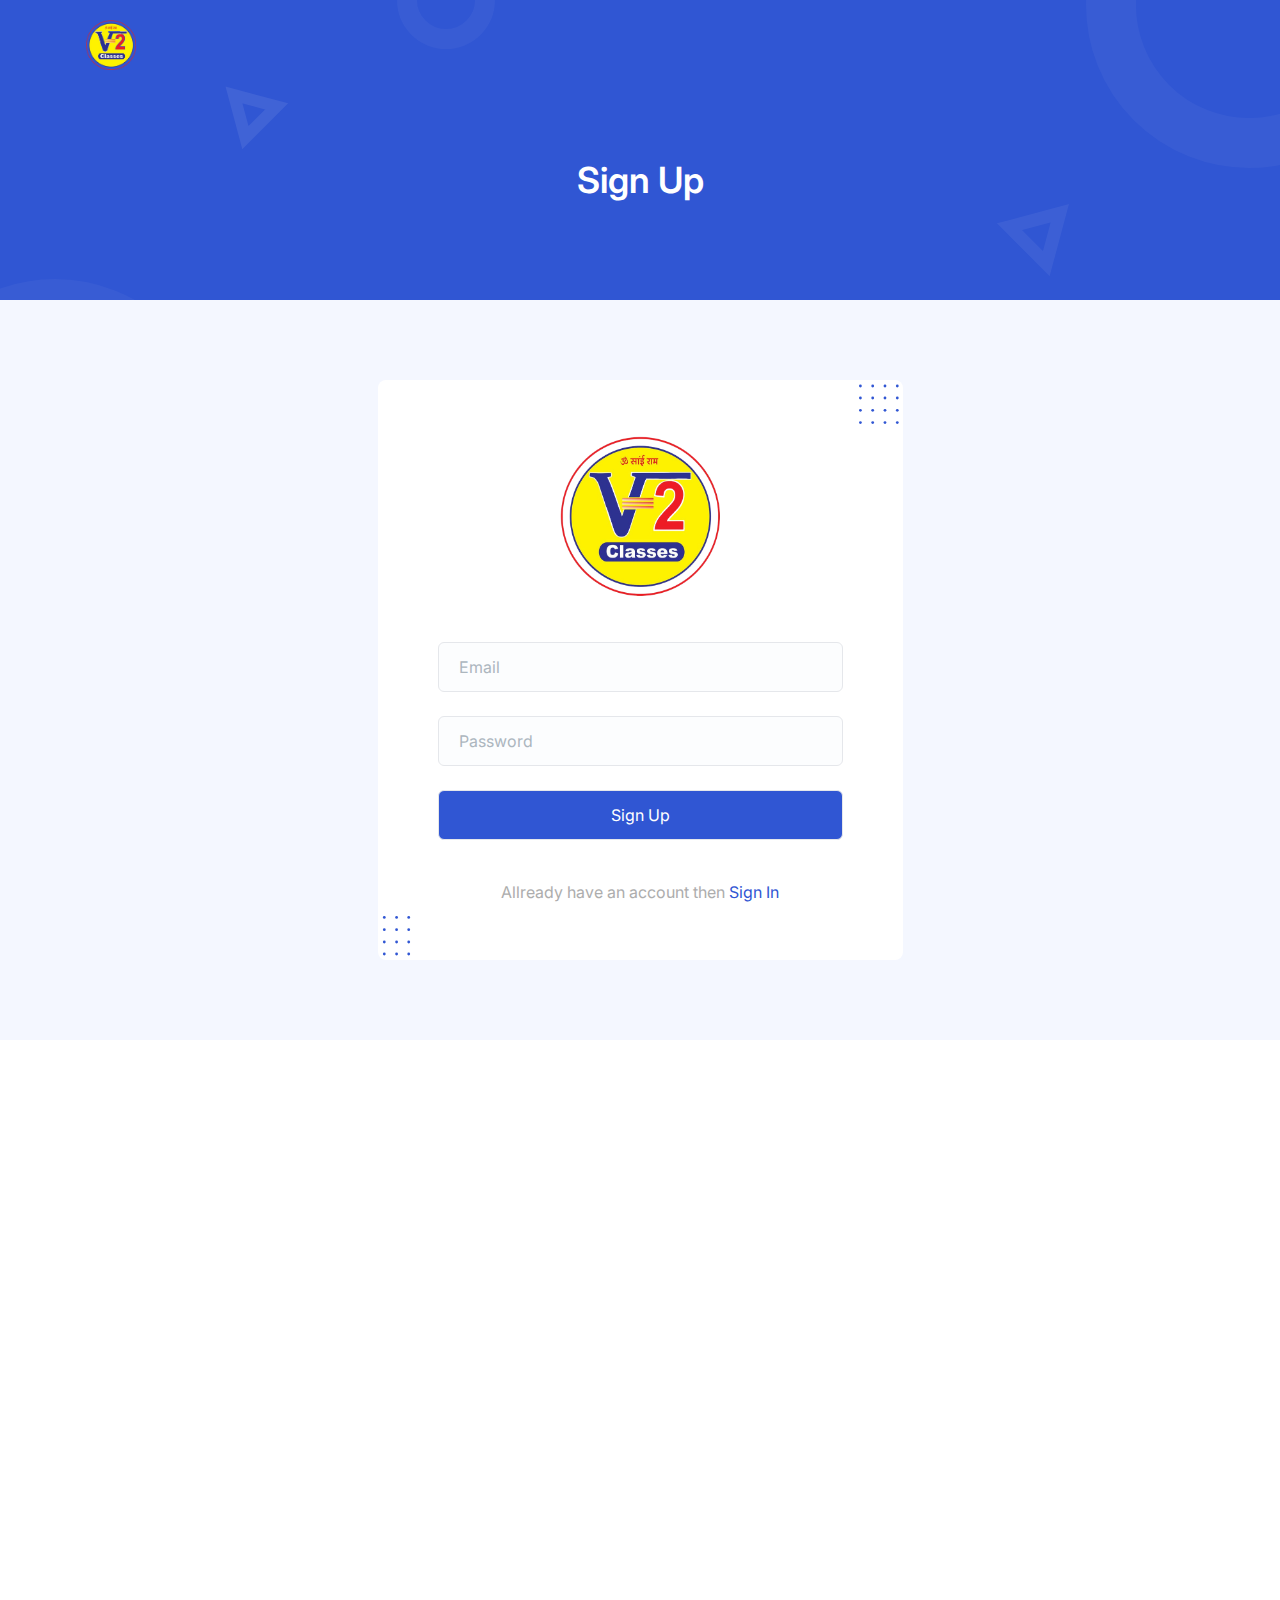
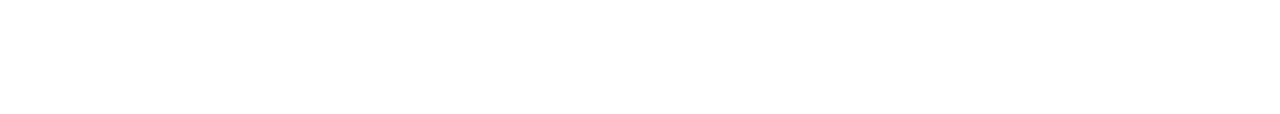
<file: signup.html>
<!DOCTYPE html>
<html lang="en">

<head>
  <meta charset="UTF-8" />
  <meta http-equiv="X-UA-Compatible" content="IE=edge" />
  <meta name="viewport" content="width=device-width, initial-scale=1.0" />
  <title>V2 Classes | Sign Up |THE UNIVERSAL DEV</title>
  <link rel="shortcut icon" href="favicon.jpeg" type="image/x-icon" />
  <link rel="stylesheet" href="assets/css/loading.css" />
  <link rel="stylesheet" href="assets/css/animate.css" />
  <link rel="stylesheet" href="assets/css/tailwind.css" />

  <!-- ==== WOW JS ==== -->
  <script src="assets/js/wow.min.js"></script>
  <script>
    new WOW().init();
  </script>
</head>

<body>
  <div class="
    ud-header
    bg-transparent
    absolute
    top-0
    left-0
    z-40
    w-full
    flex
    items-center
  ">
    <div class="container">
      <div class="flex -mx-4 items-center justify-between relative">
        <div class="px-4 w-60 max-w-full">
          <a href="index.html" class="navbar-logo w-full block py-5">
            <img style="width: 50px; height: 50px;" src="photos/logov2.jpeg" alt="logo" class="w-full header-logo" />
          </a>
        </div>
        <div class="flex px-4 justify-between items-center w-full">
          <div>
            <!-- <button id="navbarToggler" class="
              block
              absolute
              right-4
              top-1/2
              -translate-y-1/2
              lg:hidden
              focus:ring-2
              ring-primary
              px-3
              py-[6px]
              rounded-lg
            ">
          <span class="relative w-[30px] h-[2px] my-[6px] block bg-white"></span>
          <span class="relative w-[30px] h-[2px] my-[6px] block bg-white"></span>
          <span class="relative w-[30px] h-[2px] my-[6px] block bg-white"></span>
        </button> -->
          </div>
          </li>
          </ul>
          </nav>
        </div>
      </div>
    </div>
  </div>
  </div>

  <!-- ====== Banner Section Start -->
  <div class="
        relative
        z-10
        pt-[120px]
        md:pt-[130px]
        lg:pt-[160px]
        pb-[100px]
        bg-primary
        overflow-hidden
      ">
    <div class="container">
      <div class="flex flex-wrap items-center -mx-4">
        <div class="w-full px-4">
          <div class="text-center">
            <h1 class="font-semibold text-white text-4xl">Sign Up</h1>
          </div>
        </div>
      </div>
    </div>
    <div>
      <span class="absolute top-0 left-0 z-[-1]">
        <svg width="495" height="470" viewBox="0 0 495 470" fill="none" xmlns="http://www.w3.org/2000/svg">
          <circle cx="55" cy="442" r="138" stroke="white" stroke-opacity="0.04" stroke-width="50" />
          <circle cx="446" r="39" stroke="white" stroke-opacity="0.04" stroke-width="20" />
          <path d="M245.406 137.609L233.985 94.9852L276.609 106.406L245.406 137.609Z" stroke="white"
            stroke-opacity="0.08" stroke-width="12" />
        </svg>
      </span>
      <span class="absolute top-0 right-0 z-[-1]">
        <svg width="493" height="470" viewBox="0 0 493 470" fill="none" xmlns="http://www.w3.org/2000/svg">
          <circle cx="462" cy="5" r="138" stroke="white" stroke-opacity="0.04" stroke-width="50" />
          <circle cx="49" cy="470" r="39" stroke="white" stroke-opacity="0.04" stroke-width="20" />
          <path d="M222.393 226.701L272.808 213.192L259.299 263.607L222.393 226.701Z" stroke="white"
            stroke-opacity="0.06" stroke-width="13" />
        </svg>
      </span>
    </div>
  </div>
  <!-- ====== Banner Section End -->

  <!-- ====== Forms Section Start -->
  <section class="bg-[#F4F7FF] py-14 lg:py-20">
    <div class="container">
      <div class="flex flex-wrap -mx-4">
        <div class="w-full px-4">
          <div class="
                max-w-[525px]
                mx-auto
                text-center
                bg-white
                rounded-lg
                relative
                overflow-hidden
                py-14
                px-8
                sm:px-12
                md:px-[60px]
                wow
                fadeInUp
              " data-wow-delay=".15s">
            <div class="mb-10 text-center">
              <a href="javascript:void(0)" class="inline-block max-w-[160px] mx-auto">
                <img src="photos/logov2.jpeg" alt="logo" />
              </a>
            </div>
            <form>
              <div class="mb-6">
                <input type="email" placeholder="Email" class="
                      w-full
                      rounded-md
                      border
                      bordder-[#E9EDF4]
                      py-3
                      px-5
                      bg-[#FCFDFE]
                      text-base text-body-color
                      placeholder-[#ACB6BE]
                      outline-none
                      focus-visible:shadow-none
                      focus:border-primary
                      transition
                    " />
              </div>
              <div class="mb-6">
                <input type="password" placeholder="Password" class="
                      w-full
                      rounded-md
                      border
                      bordder-[#E9EDF4]
                      py-3
                      px-5
                      bg-[#FCFDFE]
                      text-base text-body-color
                      placeholder-[#ACB6BE]
                      outline-none
                      focus-visible:shadow-none
                      focus:border-primary
                      transition
                    " />
              </div>
              <div class="mb-10">
                <input type="submit" value="Sign Up" class="
                      w-full
                      rounded-md
                      border
                      bordder-primary
                      py-3
                      px-5
                      bg-primary
                      text-base text-white
                      cursor-pointer
                      hover:shadow-md
                      transition
                      duration-300
                      ease-in-out
                    " />
              </div>
            </form>

            <!-- <a
                href="javascript:void(0)"
                class="
                  text-base
                  inline-block
                  mb-2
                  text-[#adadad]
                  hover:text-primary
                "
              >
                Forget Password?
              </a> -->
            <p class="text-base text-[#adadad]">
              Allready have an account then
              <a href="signin.html" class="text-primary hover:underline">
                Sign In
              </a>
            </p>

            <div>
              <span class="absolute top-1 right-1">
                <svg width="40" height="40" viewBox="0 0 40 40" fill="none" xmlns="http://www.w3.org/2000/svg">
                  <circle cx="1.39737" cy="38.6026" r="1.39737" transform="rotate(-90 1.39737 38.6026)"
                    fill="#3056D3" />
                  <circle cx="1.39737" cy="1.99122" r="1.39737" transform="rotate(-90 1.39737 1.99122)"
                    fill="#3056D3" />
                  <circle cx="13.6943" cy="38.6026" r="1.39737" transform="rotate(-90 13.6943 38.6026)"
                    fill="#3056D3" />
                  <circle cx="13.6943" cy="1.99122" r="1.39737" transform="rotate(-90 13.6943 1.99122)"
                    fill="#3056D3" />
                  <circle cx="25.9911" cy="38.6026" r="1.39737" transform="rotate(-90 25.9911 38.6026)"
                    fill="#3056D3" />
                  <circle cx="25.9911" cy="1.99122" r="1.39737" transform="rotate(-90 25.9911 1.99122)"
                    fill="#3056D3" />
                  <circle cx="38.288" cy="38.6026" r="1.39737" transform="rotate(-90 38.288 38.6026)" fill="#3056D3" />
                  <circle cx="38.288" cy="1.99122" r="1.39737" transform="rotate(-90 38.288 1.99122)" fill="#3056D3" />
                  <circle cx="1.39737" cy="26.3057" r="1.39737" transform="rotate(-90 1.39737 26.3057)"
                    fill="#3056D3" />
                  <circle cx="13.6943" cy="26.3057" r="1.39737" transform="rotate(-90 13.6943 26.3057)"
                    fill="#3056D3" />
                  <circle cx="25.9911" cy="26.3057" r="1.39737" transform="rotate(-90 25.9911 26.3057)"
                    fill="#3056D3" />
                  <circle cx="38.288" cy="26.3057" r="1.39737" transform="rotate(-90 38.288 26.3057)" fill="#3056D3" />
                  <circle cx="1.39737" cy="14.0086" r="1.39737" transform="rotate(-90 1.39737 14.0086)"
                    fill="#3056D3" />
                  <circle cx="13.6943" cy="14.0086" r="1.39737" transform="rotate(-90 13.6943 14.0086)"
                    fill="#3056D3" />
                  <circle cx="25.9911" cy="14.0086" r="1.39737" transform="rotate(-90 25.9911 14.0086)"
                    fill="#3056D3" />
                  <circle cx="38.288" cy="14.0086" r="1.39737" transform="rotate(-90 38.288 14.0086)" fill="#3056D3" />
                </svg>
              </span>
              <span class="absolute left-1 bottom-1">
                <svg width="29" height="40" viewBox="0 0 29 40" fill="none" xmlns="http://www.w3.org/2000/svg">
                  <circle cx="2.288" cy="25.9912" r="1.39737" transform="rotate(-90 2.288 25.9912)" fill="#3056D3" />
                  <circle cx="14.5849" cy="25.9911" r="1.39737" transform="rotate(-90 14.5849 25.9911)"
                    fill="#3056D3" />
                  <circle cx="26.7216" cy="25.9911" r="1.39737" transform="rotate(-90 26.7216 25.9911)"
                    fill="#3056D3" />
                  <circle cx="2.288" cy="13.6944" r="1.39737" transform="rotate(-90 2.288 13.6944)" fill="#3056D3" />
                  <circle cx="14.5849" cy="13.6943" r="1.39737" transform="rotate(-90 14.5849 13.6943)"
                    fill="#3056D3" />
                  <circle cx="26.7216" cy="13.6943" r="1.39737" transform="rotate(-90 26.7216 13.6943)"
                    fill="#3056D3" />
                  <circle cx="2.288" cy="38.0087" r="1.39737" transform="rotate(-90 2.288 38.0087)" fill="#3056D3" />
                  <circle cx="2.288" cy="1.39739" r="1.39737" transform="rotate(-90 2.288 1.39739)" fill="#3056D3" />
                  <circle cx="14.5849" cy="38.0089" r="1.39737" transform="rotate(-90 14.5849 38.0089)"
                    fill="#3056D3" />
                  <circle cx="26.7216" cy="38.0089" r="1.39737" transform="rotate(-90 26.7216 38.0089)"
                    fill="#3056D3" />
                  <circle cx="14.5849" cy="1.39761" r="1.39737" transform="rotate(-90 14.5849 1.39761)"
                    fill="#3056D3" />
                  <circle cx="26.7216" cy="1.39761" r="1.39737" transform="rotate(-90 26.7216 1.39761)"
                    fill="#3056D3" />
                </svg>
              </span>
            </div>
          </div>
        </div>
      </div>
    </div>
  </section>
  <!-- ====== Forms Section End -->

  <!-- ====== Footer Section Start -->
  <footer class="bg-black pt-20 lg:pt-[120px] relative z-10 wow fadeInUp" data-wow-delay=".15s">
    <div class="container">
      <div class="flex flex-wrap -mx-4">
        <div class="w-full sm:w-1/2 md:w-1/2 lg:w-4/12 xl:w-3/12 px-4">
          <div class="w-full mb-10">
            <a href="javascript:void(0)" class="inline-block max-w-[160px] mb-6">
              <img src="photos/logov2.jpeg" alt="logo" class="max-w-full" />
            </a>
            <p class="text-base text-[#f3f4fe] mb-7">
              V2 classes
              <br>
              Vandana Vidhya Niketan
              <br>
              हम बातें नहीं करते करके दिखाते हैं |
            </p>
            <div class="flex items-center -mx-3">
              <a href="https://www.facebook.com/V-2Classes-No-One-Institute-Vidisha-2036441779933151/" target="_blank"
                class="px-3 text-[#dddddd] hover:text-white">
                <svg width="10" height="18" viewBox="0 0 10 18" class="fill-current">
                  <path
                    d="M9.00007 6.82105H7.50006H6.96434V6.27097V4.56571V4.01562H7.50006H8.62507C8.91971 4.01562 9.16078 3.79559 9.16078 3.46554V0.550085C9.16078 0.247538 8.9465 0 8.62507 0H6.66969C4.55361 0 3.08038 1.54024 3.08038 3.82309V6.21596V6.76605H2.54466H0.72322C0.348217 6.76605 0 7.06859 0 7.50866V9.48897C0 9.87402 0.294645 10.2316 0.72322 10.2316H2.49109H3.02681V10.7817V16.31C3.02681 16.6951 3.32145 17.0526 3.75003 17.0526H6.26791C6.42862 17.0526 6.56255 16.9701 6.66969 16.8601C6.77684 16.7501 6.8572 16.5576 6.8572 16.3925V10.8092V10.2591H7.4197H8.62507C8.97328 10.2591 9.24114 10.0391 9.29471 9.709V9.6815V9.65399L9.66972 7.7562C9.6965 7.56367 9.66972 7.34363 9.509 7.1236C9.45543 6.98608 9.21436 6.84856 9.00007 6.82105Z" />
                </svg>
              </a>
              <a href="https://www.instagram.com/v.classes.1/" target="_blank"
                class="px-3 text-[#dddddd] hover:text-white">
                <svg width="18" height="18" viewBox="0 0 18 18" class="fill-current">
                  <path
                    d="M8.91688 12.4995C10.6918 12.4995 12.1306 11.0911 12.1306 9.35385C12.1306 7.61655 10.6918 6.20819 8.91688 6.20819C7.14197 6.20819 5.70312 7.61655 5.70312 9.35385C5.70312 11.0911 7.14197 12.4995 8.91688 12.4995Z" />
                  <path
                    d="M12.4078 0.947388H5.37075C2.57257 0.947388 0.300781 3.17104 0.300781 5.90993V12.7436C0.300781 15.5367 2.57257 17.7604 5.37075 17.7604H12.3524C15.2059 17.7604 17.4777 15.5367 17.4777 12.7978V5.90993C17.4777 3.17104 15.2059 0.947388 12.4078 0.947388ZM8.91696 13.4758C6.56206 13.4758 4.70584 11.6047 4.70584 9.35389C4.70584 7.10312 6.58976 5.23199 8.91696 5.23199C11.2165 5.23199 13.1004 7.10312 13.1004 9.35389C13.1004 11.6047 11.2442 13.4758 8.91696 13.4758ZM14.735 5.61164C14.4579 5.90993 14.0423 6.07264 13.5714 6.07264C13.1558 6.07264 12.7402 5.90993 12.4078 5.61164C12.103 5.31334 11.9368 4.9337 11.9368 4.47269C11.9368 4.01169 12.103 3.65916 12.4078 3.33375C12.7125 3.00834 13.1004 2.84563 13.5714 2.84563C13.9869 2.84563 14.4302 3.00834 14.735 3.30663C15.012 3.65916 15.2059 4.06593 15.2059 4.49981C15.1782 4.9337 15.012 5.31334 14.735 5.61164Z" />
                  <path
                    d="M13.5985 3.82184C13.2383 3.82184 12.9336 4.12013 12.9336 4.47266C12.9336 4.82519 13.2383 5.12349 13.5985 5.12349C13.9587 5.12349 14.2634 4.82519 14.2634 4.47266C14.2634 4.12013 13.9864 3.82184 13.5985 3.82184Z" />
                </svg>
              </a>
            </div>
          </div>
        </div>
        <div class="w-full sm:w-1/2 md:w-1/2 lg:w-2/12 xl:w-2/12 px-4">
          <div class="w-full mb-10">
            <h4 class="text-white text-lg font-semibold mb-9">Usefull links</h4>
            <ul>
              <li>
                <a href="index.html" class="
                      inline-block
                      text-base text-[#f3f4fe]
                      hover:text-primary
                      leading-loose
                      mb-2
                    ">
                  Home
                </a>
              </li>
              <li>
                <a href="index.html#about" class="
                      inline-block
                      text-base text-[#f3f4fe]
                      hover:text-primary
                      leading-loose
                      mb-2
                    ">
                  About us
                </a>
              </li>
              <li>
                <a href="index.html#team" class="
                      inline-block
                      text-base text-[#f3f4fe]
                      hover:text-primary
                      leading-loose
                      mb-2
                    ">
                  Director
                </a>
              </li>
              <li>
                <a href="signin.html" class="
                      inline-block
                      text-base text-[#f3f4fe]
                      hover:text-primary
                      leading-loose
                      mb-2
                    ">
                  Sign in
                </a>
              </li>
              <li>
                <a href="signup.html" class="
                      inline-block
                      text-base text-[#f3f4fe]
                      hover:text-primary
                      leading-loose
                      mb-2
                    ">
                  Sign up
                </a>
              </li>
            </ul>
          </div>
        </div>
      </div>
    </div>
    </div>

    <div class="border-t border-opacity-40 py-8 mt-12 lg:mt-[60px]">
      <div class="container">
        <div class="flex flex-wrap -mx-4">
          <div class="w-full md:w-2/3 lg:w-1/2 px-4">
            <div class="my-1">
              <!-- <div class="
                    flex
                    items-center
                    justify-center
                    md:justify-start
                    -mx-3
                  ">
                <a href="javascript:void(0)" class="text-base text-[#f3f4fe] hover:text-primary px-3">
                  Privacy policy
                </a>
                <a href="javascript:void(0)" class="text-base text-[#f3f4fe] hover:text-primary px-3">
                  Legal notice
                </a>
                <a href="javascript:void(0)" class="text-base text-[#f3f4fe] hover:text-primary px-3">
                  Terms of service
                </a>
              </div> -->
            </div>
          </div>
          <div class="w-full md:w-1/3 lg:w-1/2 px-4">
            <div class="flex justify-center md:justify-end my-1">
              <p style="float: left;" class="text-base text-[#f3f4fe]">Copyright &copy; 2021-<script>document.write("" + new Date().getFullYear(), "");</script>,<br><a
                  style="color: yellow;" href="https://theuniversaldev.42web.io/" target="_blank">THE UNIVERSAL
                  DEV &trade;</a><br>All right reserved.</p>
              <br>
              <!-- <p class="text-base text-[#f3f4fe]">
                Developed by
                <a style="color: yellow;" href="https://theuniversaldev.42web.io/" target="_blank"
                  rel="nofollow noopner" target="_blank" class="text-primary hover:underline"><br>
                  THE UNIVERSAL DEV &trade;
                </a>
              </p> -->
            </div>
          </div>
        </div>
      </div>
    </div>

    <div>
      <span class="absolute left-0 top-0 z-[-1]">
        <img src="assets/images/footer/shape-1.svg" alt="" />
      </span>

      <span class="absolute bottom-0 right-0 z-[-1]">
        <img src="assets/images/footer/shape-3.svg" alt="" />
      </span>

      <span class="absolute top-0 right-0 z-[-1]">
        <svg width="102" height="102" viewBox="0 0 102 102" fill="none" xmlns="http://www.w3.org/2000/svg">
          <path
            d="M1.8667 33.1956C2.89765 33.1956 3.7334 34.0318 3.7334 35.0633C3.7334 36.0947 2.89765 36.9309 1.8667 36.9309C0.835744 36.9309 4.50645e-08 36.0947 0 35.0633C-4.50645e-08 34.0318 0.835744 33.1956 1.8667 33.1956Z"
            fill="white" fill-opacity="0.08"></path>
          <path
            d="M18.2939 33.1956C19.3249 33.1956 20.1606 34.0318 20.1606 35.0633C20.1606 36.0947 19.3249 36.9309 18.2939 36.9309C17.263 36.9309 16.4272 36.0947 16.4272 35.0633C16.4272 34.0318 17.263 33.1956 18.2939 33.1956Z"
            fill="white" fill-opacity="0.08"></path>
          <path
            d="M34.7209 33.195C35.7519 33.195 36.5876 34.0311 36.5876 35.0626C36.5876 36.0941 35.7519 36.9303 34.7209 36.9303C33.69 36.9303 32.8542 36.0941 32.8542 35.0626C32.8542 34.0311 33.69 33.195 34.7209 33.195Z"
            fill="white" fill-opacity="0.08"></path>
          <path
            d="M50.9341 33.195C51.965 33.195 52.8008 34.0311 52.8008 35.0626C52.8008 36.0941 51.965 36.9303 50.9341 36.9303C49.9031 36.9303 49.0674 36.0941 49.0674 35.0626C49.0674 34.0311 49.9031 33.195 50.9341 33.195Z"
            fill="white" fill-opacity="0.08"></path>
          <path
            d="M1.8667 16.7605C2.89765 16.7605 3.7334 17.5966 3.7334 18.6281C3.7334 19.6596 2.89765 20.4957 1.8667 20.4957C0.835744 20.4957 4.50645e-08 19.6596 0 18.6281C-4.50645e-08 17.5966 0.835744 16.7605 1.8667 16.7605Z"
            fill="white" fill-opacity="0.08"></path>
          <path
            d="M18.2939 16.7605C19.3249 16.7605 20.1606 17.5966 20.1606 18.6281C20.1606 19.6596 19.3249 20.4957 18.2939 20.4957C17.263 20.4957 16.4272 19.6596 16.4272 18.6281C16.4272 17.5966 17.263 16.7605 18.2939 16.7605Z"
            fill="white" fill-opacity="0.08"></path>
          <path
            d="M34.7209 16.7605C35.7519 16.7605 36.5876 17.5966 36.5876 18.6281C36.5876 19.6596 35.7519 20.4957 34.7209 20.4957C33.69 20.4957 32.8542 19.6596 32.8542 18.6281C32.8542 17.5966 33.69 16.7605 34.7209 16.7605Z"
            fill="white" fill-opacity="0.08"></path>
          <path
            d="M50.9341 16.7605C51.965 16.7605 52.8008 17.5966 52.8008 18.6281C52.8008 19.6596 51.965 20.4957 50.9341 20.4957C49.9031 20.4957 49.0674 19.6596 49.0674 18.6281C49.0674 17.5966 49.9031 16.7605 50.9341 16.7605Z"
            fill="white" fill-opacity="0.08"></path>
          <path
            d="M1.8667 0.324951C2.89765 0.324951 3.7334 1.16115 3.7334 2.19261C3.7334 3.22408 2.89765 4.06024 1.8667 4.06024C0.835744 4.06024 4.50645e-08 3.22408 0 2.19261C-4.50645e-08 1.16115 0.835744 0.324951 1.8667 0.324951Z"
            fill="white" fill-opacity="0.08"></path>
          <path
            d="M18.2939 0.324951C19.3249 0.324951 20.1606 1.16115 20.1606 2.19261C20.1606 3.22408 19.3249 4.06024 18.2939 4.06024C17.263 4.06024 16.4272 3.22408 16.4272 2.19261C16.4272 1.16115 17.263 0.324951 18.2939 0.324951Z"
            fill="white" fill-opacity="0.08"></path>
          <path
            d="M34.7209 0.325302C35.7519 0.325302 36.5876 1.16147 36.5876 2.19293C36.5876 3.2244 35.7519 4.06056 34.7209 4.06056C33.69 4.06056 32.8542 3.2244 32.8542 2.19293C32.8542 1.16147 33.69 0.325302 34.7209 0.325302Z"
            fill="white" fill-opacity="0.08"></path>
          <path
            d="M50.9341 0.325302C51.965 0.325302 52.8008 1.16147 52.8008 2.19293C52.8008 3.2244 51.965 4.06056 50.9341 4.06056C49.9031 4.06056 49.0674 3.2244 49.0674 2.19293C49.0674 1.16147 49.9031 0.325302 50.9341 0.325302Z"
            fill="white" fill-opacity="0.08"></path>
          <path
            d="M66.9037 33.1956C67.9346 33.1956 68.7704 34.0318 68.7704 35.0633C68.7704 36.0947 67.9346 36.9309 66.9037 36.9309C65.8727 36.9309 65.037 36.0947 65.037 35.0633C65.037 34.0318 65.8727 33.1956 66.9037 33.1956Z"
            fill="white" fill-opacity="0.08"></path>
          <path
            d="M83.3307 33.1956C84.3616 33.1956 85.1974 34.0318 85.1974 35.0633C85.1974 36.0947 84.3616 36.9309 83.3307 36.9309C82.2997 36.9309 81.464 36.0947 81.464 35.0633C81.464 34.0318 82.2997 33.1956 83.3307 33.1956Z"
            fill="white" fill-opacity="0.08"></path>
          <path
            d="M99.7576 33.1956C100.789 33.1956 101.624 34.0318 101.624 35.0633C101.624 36.0947 100.789 36.9309 99.7576 36.9309C98.7266 36.9309 97.8909 36.0947 97.8909 35.0633C97.8909 34.0318 98.7266 33.1956 99.7576 33.1956Z"
            fill="white" fill-opacity="0.08"></path>
          <path
            d="M66.9037 16.7605C67.9346 16.7605 68.7704 17.5966 68.7704 18.6281C68.7704 19.6596 67.9346 20.4957 66.9037 20.4957C65.8727 20.4957 65.037 19.6596 65.037 18.6281C65.037 17.5966 65.8727 16.7605 66.9037 16.7605Z"
            fill="white" fill-opacity="0.08"></path>
          <path
            d="M83.3307 16.7605C84.3616 16.7605 85.1974 17.5966 85.1974 18.6281C85.1974 19.6596 84.3616 20.4957 83.3307 20.4957C82.2997 20.4957 81.464 19.6596 81.464 18.6281C81.464 17.5966 82.2997 16.7605 83.3307 16.7605Z"
            fill="white" fill-opacity="0.08"></path>
          <path
            d="M99.7576 16.7605C100.789 16.7605 101.624 17.5966 101.624 18.6281C101.624 19.6596 100.789 20.4957 99.7576 20.4957C98.7266 20.4957 97.8909 19.6596 97.8909 18.6281C97.8909 17.5966 98.7266 16.7605 99.7576 16.7605Z"
            fill="white" fill-opacity="0.08"></path>
          <path
            d="M66.9037 0.324966C67.9346 0.324966 68.7704 1.16115 68.7704 2.19261C68.7704 3.22408 67.9346 4.06024 66.9037 4.06024C65.8727 4.06024 65.037 3.22408 65.037 2.19261C65.037 1.16115 65.8727 0.324966 66.9037 0.324966Z"
            fill="white" fill-opacity="0.08"></path>
          <path
            d="M83.3307 0.324951C84.3616 0.324951 85.1974 1.16115 85.1974 2.19261C85.1974 3.22408 84.3616 4.06024 83.3307 4.06024C82.2997 4.06024 81.464 3.22408 81.464 2.19261C81.464 1.16115 82.2997 0.324951 83.3307 0.324951Z"
            fill="white" fill-opacity="0.08"></path>
          <path
            d="M99.7576 0.324951C100.789 0.324951 101.624 1.16115 101.624 2.19261C101.624 3.22408 100.789 4.06024 99.7576 4.06024C98.7266 4.06024 97.8909 3.22408 97.8909 2.19261C97.8909 1.16115 98.7266 0.324951 99.7576 0.324951Z"
            fill="white" fill-opacity="0.08"></path>
          <path
            d="M1.8667 82.2029C2.89765 82.2029 3.7334 83.039 3.7334 84.0705C3.7334 85.102 2.89765 85.9382 1.8667 85.9382C0.835744 85.9382 4.50645e-08 85.102 0 84.0705C-4.50645e-08 83.039 0.835744 82.2029 1.8667 82.2029Z"
            fill="white" fill-opacity="0.08"></path>
          <path
            d="M18.2939 82.2029C19.3249 82.2029 20.1606 83.039 20.1606 84.0705C20.1606 85.102 19.3249 85.9382 18.2939 85.9382C17.263 85.9382 16.4272 85.102 16.4272 84.0705C16.4272 83.039 17.263 82.2029 18.2939 82.2029Z"
            fill="white" fill-opacity="0.08"></path>
          <path
            d="M34.7209 82.2026C35.7519 82.2026 36.5876 83.0387 36.5876 84.0702C36.5876 85.1017 35.7519 85.9378 34.7209 85.9378C33.69 85.9378 32.8542 85.1017 32.8542 84.0702C32.8542 83.0387 33.69 82.2026 34.7209 82.2026Z"
            fill="white" fill-opacity="0.08"></path>
          <path
            d="M50.9341 82.2026C51.965 82.2026 52.8008 83.0387 52.8008 84.0702C52.8008 85.1017 51.965 85.9378 50.9341 85.9378C49.9031 85.9378 49.0674 85.1017 49.0674 84.0702C49.0674 83.0387 49.9031 82.2026 50.9341 82.2026Z"
            fill="white" fill-opacity="0.08"></path>
          <path
            d="M1.8667 65.7677C2.89765 65.7677 3.7334 66.6039 3.7334 67.6353C3.7334 68.6668 2.89765 69.503 1.8667 69.503C0.835744 69.503 4.50645e-08 68.6668 0 67.6353C-4.50645e-08 66.6039 0.835744 65.7677 1.8667 65.7677Z"
            fill="white" fill-opacity="0.08"></path>
          <path
            d="M18.2939 65.7677C19.3249 65.7677 20.1606 66.6039 20.1606 67.6353C20.1606 68.6668 19.3249 69.503 18.2939 69.503C17.263 69.503 16.4272 68.6668 16.4272 67.6353C16.4272 66.6039 17.263 65.7677 18.2939 65.7677Z"
            fill="white" fill-opacity="0.08"></path>
          <path
            d="M34.7209 65.7674C35.7519 65.7674 36.5876 66.6036 36.5876 67.635C36.5876 68.6665 35.7519 69.5027 34.7209 69.5027C33.69 69.5027 32.8542 68.6665 32.8542 67.635C32.8542 66.6036 33.69 65.7674 34.7209 65.7674Z"
            fill="white" fill-opacity="0.08"></path>
          <path
            d="M50.9341 65.7674C51.965 65.7674 52.8008 66.6036 52.8008 67.635C52.8008 68.6665 51.965 69.5027 50.9341 69.5027C49.9031 69.5027 49.0674 68.6665 49.0674 67.635C49.0674 66.6036 49.9031 65.7674 50.9341 65.7674Z"
            fill="white" fill-opacity="0.08"></path>
          <path
            d="M1.8667 98.2644C2.89765 98.2644 3.7334 99.1005 3.7334 100.132C3.7334 101.163 2.89765 102 1.8667 102C0.835744 102 4.50645e-08 101.163 0 100.132C-4.50645e-08 99.1005 0.835744 98.2644 1.8667 98.2644Z"
            fill="white" fill-opacity="0.08"></path>
          <path
            d="M1.8667 49.3322C2.89765 49.3322 3.7334 50.1684 3.7334 51.1998C3.7334 52.2313 2.89765 53.0675 1.8667 53.0675C0.835744 53.0675 4.50645e-08 52.2313 0 51.1998C-4.50645e-08 50.1684 0.835744 49.3322 1.8667 49.3322Z"
            fill="white" fill-opacity="0.08"></path>
          <path
            d="M18.2939 98.2644C19.3249 98.2644 20.1606 99.1005 20.1606 100.132C20.1606 101.163 19.3249 102 18.2939 102C17.263 102 16.4272 101.163 16.4272 100.132C16.4272 99.1005 17.263 98.2644 18.2939 98.2644Z"
            fill="white" fill-opacity="0.08"></path>
          <path
            d="M18.2939 49.3322C19.3249 49.3322 20.1606 50.1684 20.1606 51.1998C20.1606 52.2313 19.3249 53.0675 18.2939 53.0675C17.263 53.0675 16.4272 52.2313 16.4272 51.1998C16.4272 50.1684 17.263 49.3322 18.2939 49.3322Z"
            fill="white" fill-opacity="0.08"></path>
          <path
            d="M34.7209 98.2647C35.7519 98.2647 36.5876 99.1008 36.5876 100.132C36.5876 101.164 35.7519 102 34.7209 102C33.69 102 32.8542 101.164 32.8542 100.132C32.8542 99.1008 33.69 98.2647 34.7209 98.2647Z"
            fill="white" fill-opacity="0.08"></path>
          <path
            d="M50.9341 98.2647C51.965 98.2647 52.8008 99.1008 52.8008 100.132C52.8008 101.164 51.965 102 50.9341 102C49.9031 102 49.0674 101.164 49.0674 100.132C49.0674 99.1008 49.9031 98.2647 50.9341 98.2647Z"
            fill="white" fill-opacity="0.08"></path>
          <path
            d="M34.7209 49.3326C35.7519 49.3326 36.5876 50.1687 36.5876 51.2002C36.5876 52.2317 35.7519 53.0678 34.7209 53.0678C33.69 53.0678 32.8542 52.2317 32.8542 51.2002C32.8542 50.1687 33.69 49.3326 34.7209 49.3326Z"
            fill="white" fill-opacity="0.08"></path>
          <path
            d="M50.9341 49.3326C51.965 49.3326 52.8008 50.1687 52.8008 51.2002C52.8008 52.2317 51.965 53.0678 50.9341 53.0678C49.9031 53.0678 49.0674 52.2317 49.0674 51.2002C49.0674 50.1687 49.9031 49.3326 50.9341 49.3326Z"
            fill="white" fill-opacity="0.08"></path>
          <path
            d="M66.9037 82.2029C67.9346 82.2029 68.7704 83.0391 68.7704 84.0705C68.7704 85.102 67.9346 85.9382 66.9037 85.9382C65.8727 85.9382 65.037 85.102 65.037 84.0705C65.037 83.0391 65.8727 82.2029 66.9037 82.2029Z"
            fill="white" fill-opacity="0.08"></path>
          <path
            d="M83.3307 82.2029C84.3616 82.2029 85.1974 83.0391 85.1974 84.0705C85.1974 85.102 84.3616 85.9382 83.3307 85.9382C82.2997 85.9382 81.464 85.102 81.464 84.0705C81.464 83.0391 82.2997 82.2029 83.3307 82.2029Z"
            fill="white" fill-opacity="0.08"></path>
          <path
            d="M99.7576 82.2029C100.789 82.2029 101.624 83.039 101.624 84.0705C101.624 85.102 100.789 85.9382 99.7576 85.9382C98.7266 85.9382 97.8909 85.102 97.8909 84.0705C97.8909 83.039 98.7266 82.2029 99.7576 82.2029Z"
            fill="white" fill-opacity="0.08"></path>
          <path
            d="M66.9037 65.7674C67.9346 65.7674 68.7704 66.6036 68.7704 67.635C68.7704 68.6665 67.9346 69.5027 66.9037 69.5027C65.8727 69.5027 65.037 68.6665 65.037 67.635C65.037 66.6036 65.8727 65.7674 66.9037 65.7674Z"
            fill="white" fill-opacity="0.08"></path>
          <path
            d="M83.3307 65.7677C84.3616 65.7677 85.1974 66.6039 85.1974 67.6353C85.1974 68.6668 84.3616 69.503 83.3307 69.503C82.2997 69.503 81.464 68.6668 81.464 67.6353C81.464 66.6039 82.2997 65.7677 83.3307 65.7677Z"
            fill="white" fill-opacity="0.08"></path>
          <path
            d="M99.7576 65.7677C100.789 65.7677 101.624 66.6039 101.624 67.6353C101.624 68.6668 100.789 69.503 99.7576 69.503C98.7266 69.503 97.8909 68.6668 97.8909 67.6353C97.8909 66.6039 98.7266 65.7677 99.7576 65.7677Z"
            fill="white" fill-opacity="0.08"></path>
          <path
            d="M66.9037 98.2644C67.9346 98.2644 68.7704 99.1005 68.7704 100.132C68.7704 101.163 67.9346 102 66.9037 102C65.8727 102 65.037 101.163 65.037 100.132C65.037 99.1005 65.8727 98.2644 66.9037 98.2644Z"
            fill="white" fill-opacity="0.08"></path>
          <path
            d="M66.9037 49.3322C67.9346 49.3322 68.7704 50.1684 68.7704 51.1998C68.7704 52.2313 67.9346 53.0675 66.9037 53.0675C65.8727 53.0675 65.037 52.2313 65.037 51.1998C65.037 50.1684 65.8727 49.3322 66.9037 49.3322Z"
            fill="white" fill-opacity="0.08"></path>
          <path
            d="M83.3307 98.2644C84.3616 98.2644 85.1974 99.1005 85.1974 100.132C85.1974 101.163 84.3616 102 83.3307 102C82.2997 102 81.464 101.163 81.464 100.132C81.464 99.1005 82.2997 98.2644 83.3307 98.2644Z"
            fill="white" fill-opacity="0.08"></path>
          <path
            d="M83.3307 49.3322C84.3616 49.3322 85.1974 50.1684 85.1974 51.1998C85.1974 52.2313 84.3616 53.0675 83.3307 53.0675C82.2997 53.0675 81.464 52.2313 81.464 51.1998C81.464 50.1684 82.2997 49.3322 83.3307 49.3322Z"
            fill="white" fill-opacity="0.08"></path>
          <path
            d="M99.7576 98.2644C100.789 98.2644 101.624 99.1005 101.624 100.132C101.624 101.163 100.789 102 99.7576 102C98.7266 102 97.8909 101.163 97.8909 100.132C97.8909 99.1005 98.7266 98.2644 99.7576 98.2644Z"
            fill="white" fill-opacity="0.08"></path>
          <path
            d="M99.7576 49.3322C100.789 49.3322 101.624 50.1684 101.624 51.1998C101.624 52.2313 100.789 53.0675 99.7576 53.0675C98.7266 53.0675 97.8909 52.2313 97.8909 51.1998C97.8909 50.1684 98.7266 49.3322 99.7576 49.3322Z"
            fill="white" fill-opacity="0.08"></path>
        </svg>
      </span>
    </div>
  </footer>
  <!-- ====== Footer Section End -->

  <!-- ====== Back To Top Start -->
  <!-- <a href="javascript:void(0)" class="
        hidden
        items-center
        justify-center
        bg-primary
        text-white
        w-10
        h-10
        rounded-md
        fixed
        bottom-8
        right-8
        left-auto
        z-[999]
        hover:bg-dark
        back-to-top
        shadow-md
        transition
        duration-300
        ease-in-out
      ">
    <span class="w-3 h-3 border-t border-l border-white rotate-45 mt-[6px]"></span>
  </a> -->
  <!-- ====== Back To Top End -->

  <!-- ====== All Scripts -->

  <script src="assets/js/main.js"></script>
  <script>
    // ==== for menu scroll
    const pageLink = document.querySelectorAll(".ud-menu-scroll");

    pageLink.forEach((elem) => {
      elem.addEventListener("click", (e) => {
        e.preventDefault();
        document.querySelector(elem.getAttribute("href")).scrollIntoView({
          behavior: "smooth",
          offsetTop: 1 - 60,
        });
      });
    });

    // section menu active
    function onScroll(event) {
      const sections = document.querySelectorAll(".ud-menu-scroll");
      const scrollPos =
        window.pageYOffset ||
        document.documentElement.scrollTop ||
        document.body.scrollTop;

      for (let i = 0; i < sections.length; i++) {
        const currLink = sections[i];
        const val = currLink.getAttribute("href");
        const refElement = document.querySelector(val);
        const scrollTopMinus = scrollPos + 73;
        if (
          refElement.offsetTop <= scrollTopMinus &&
          refElement.offsetTop + refElement.offsetHeight > scrollTopMinus
        ) {
          document
            .querySelector(".ud-menu-scroll")
            .classList.remove("active");
          currLink.classList.add("active");
        } else {
          currLink.classList.remove("active");
        }
      }
    }

    window.document.addEventListener("scroll", onScroll);
  </script>
</body>

</html>
</file>
<file: assets/css/loading.css>
#loading{
	position: fixed;
	width: 100%;
	height: 100vh;
	background: #fff
	url("loading.gif")
	 no-repeat center center;	
	z-index: 99999;
}
</file>
